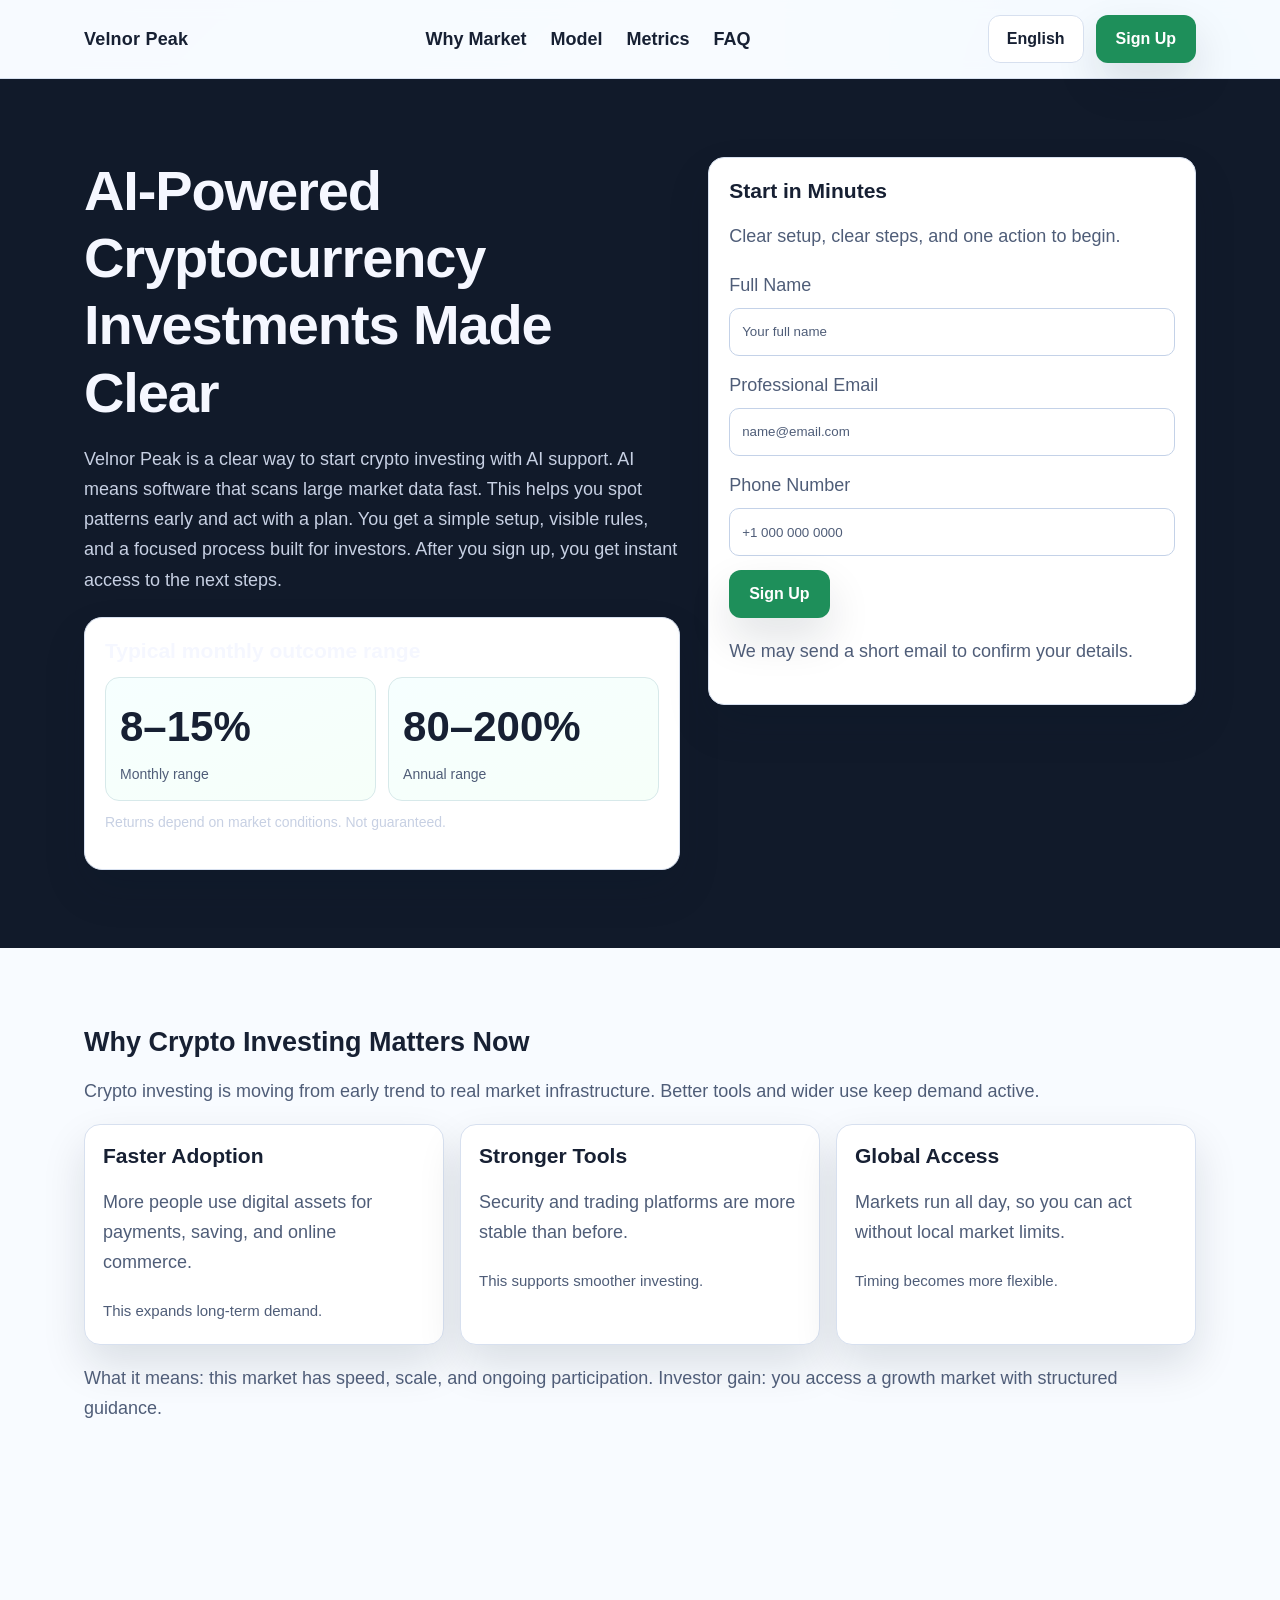
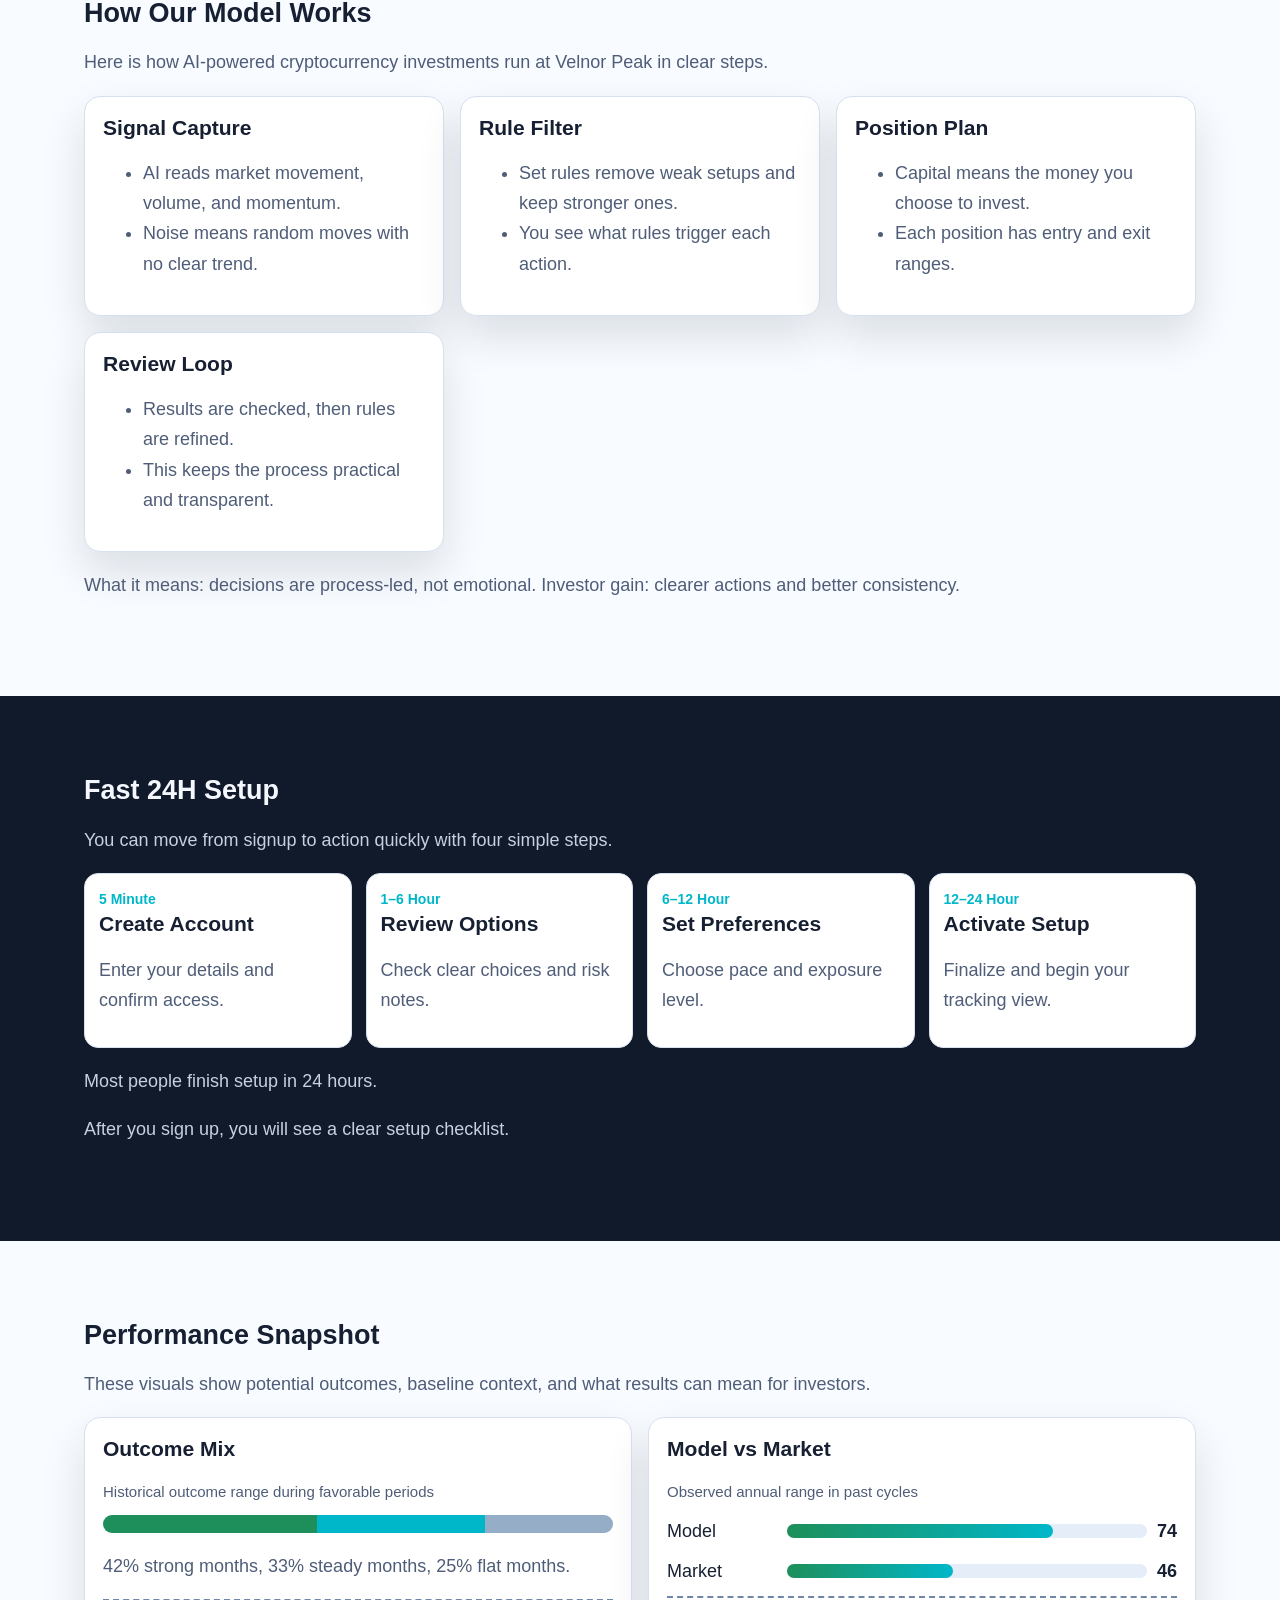
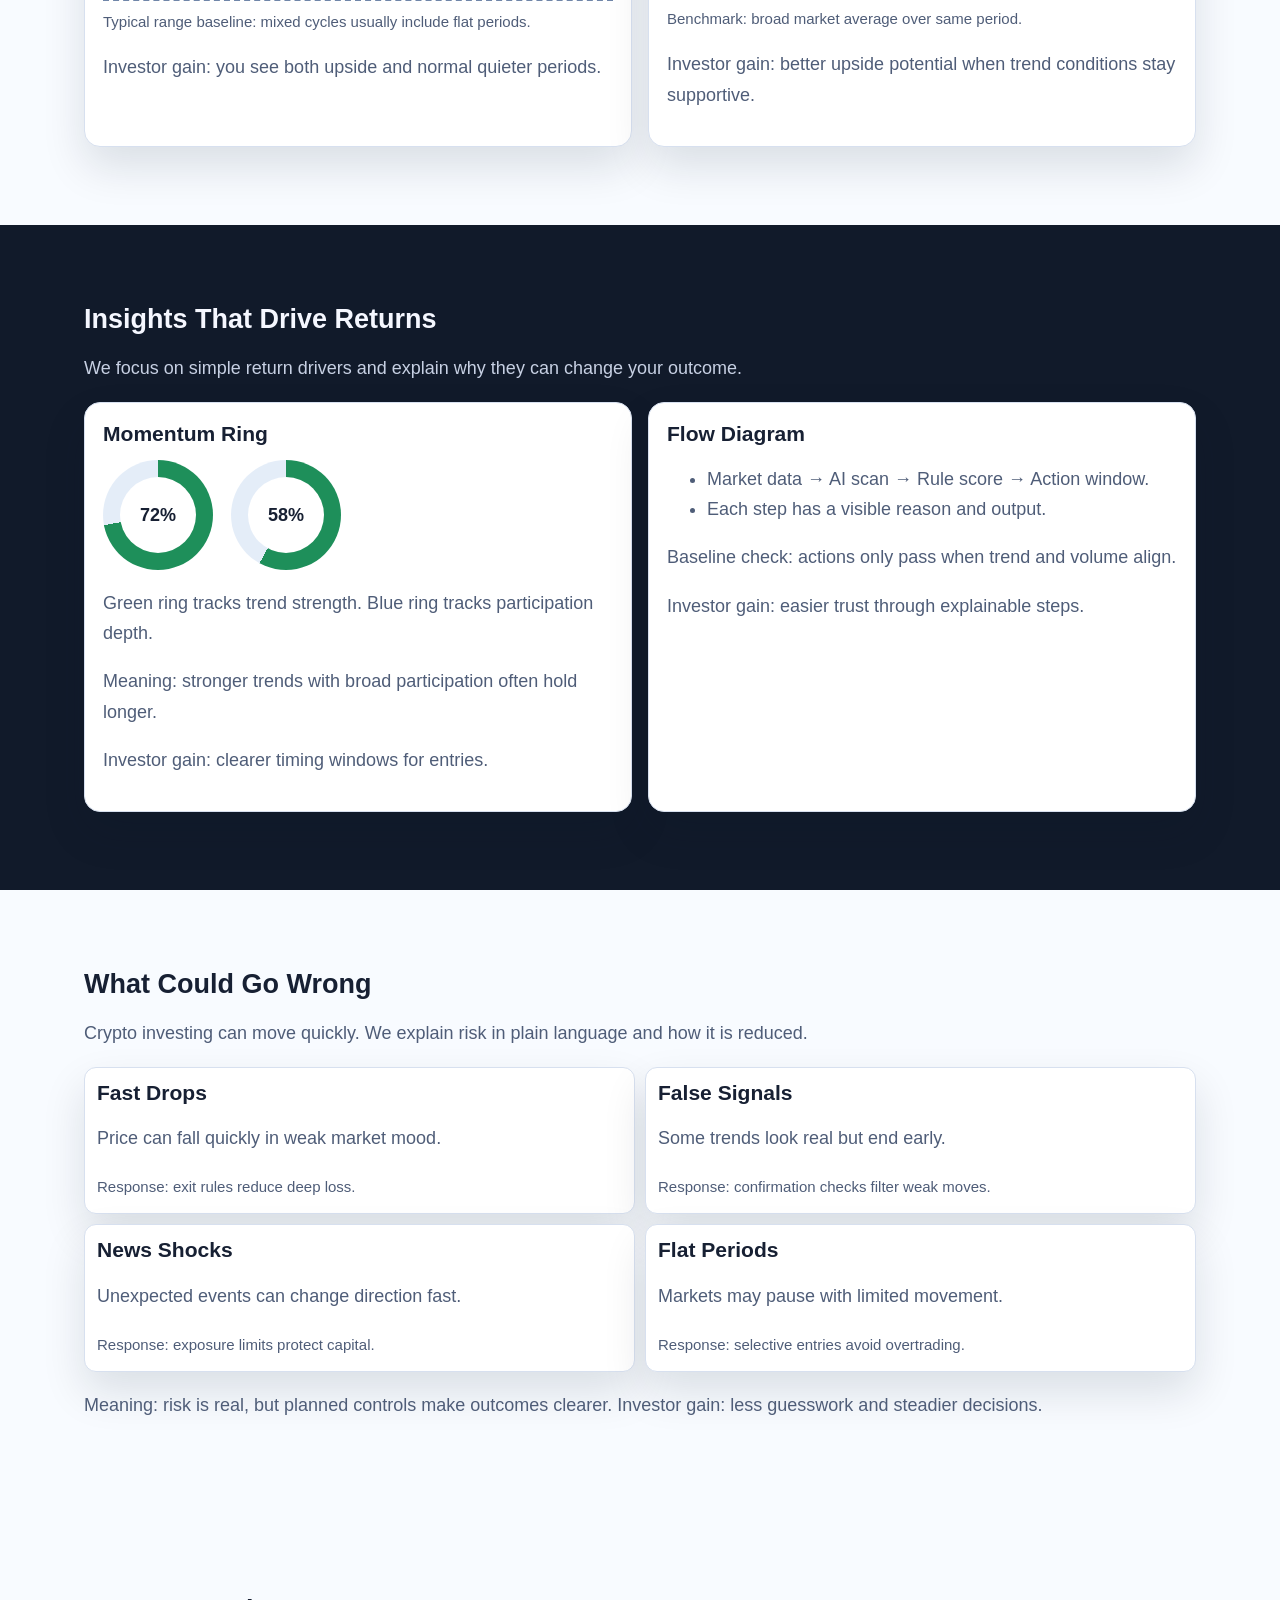
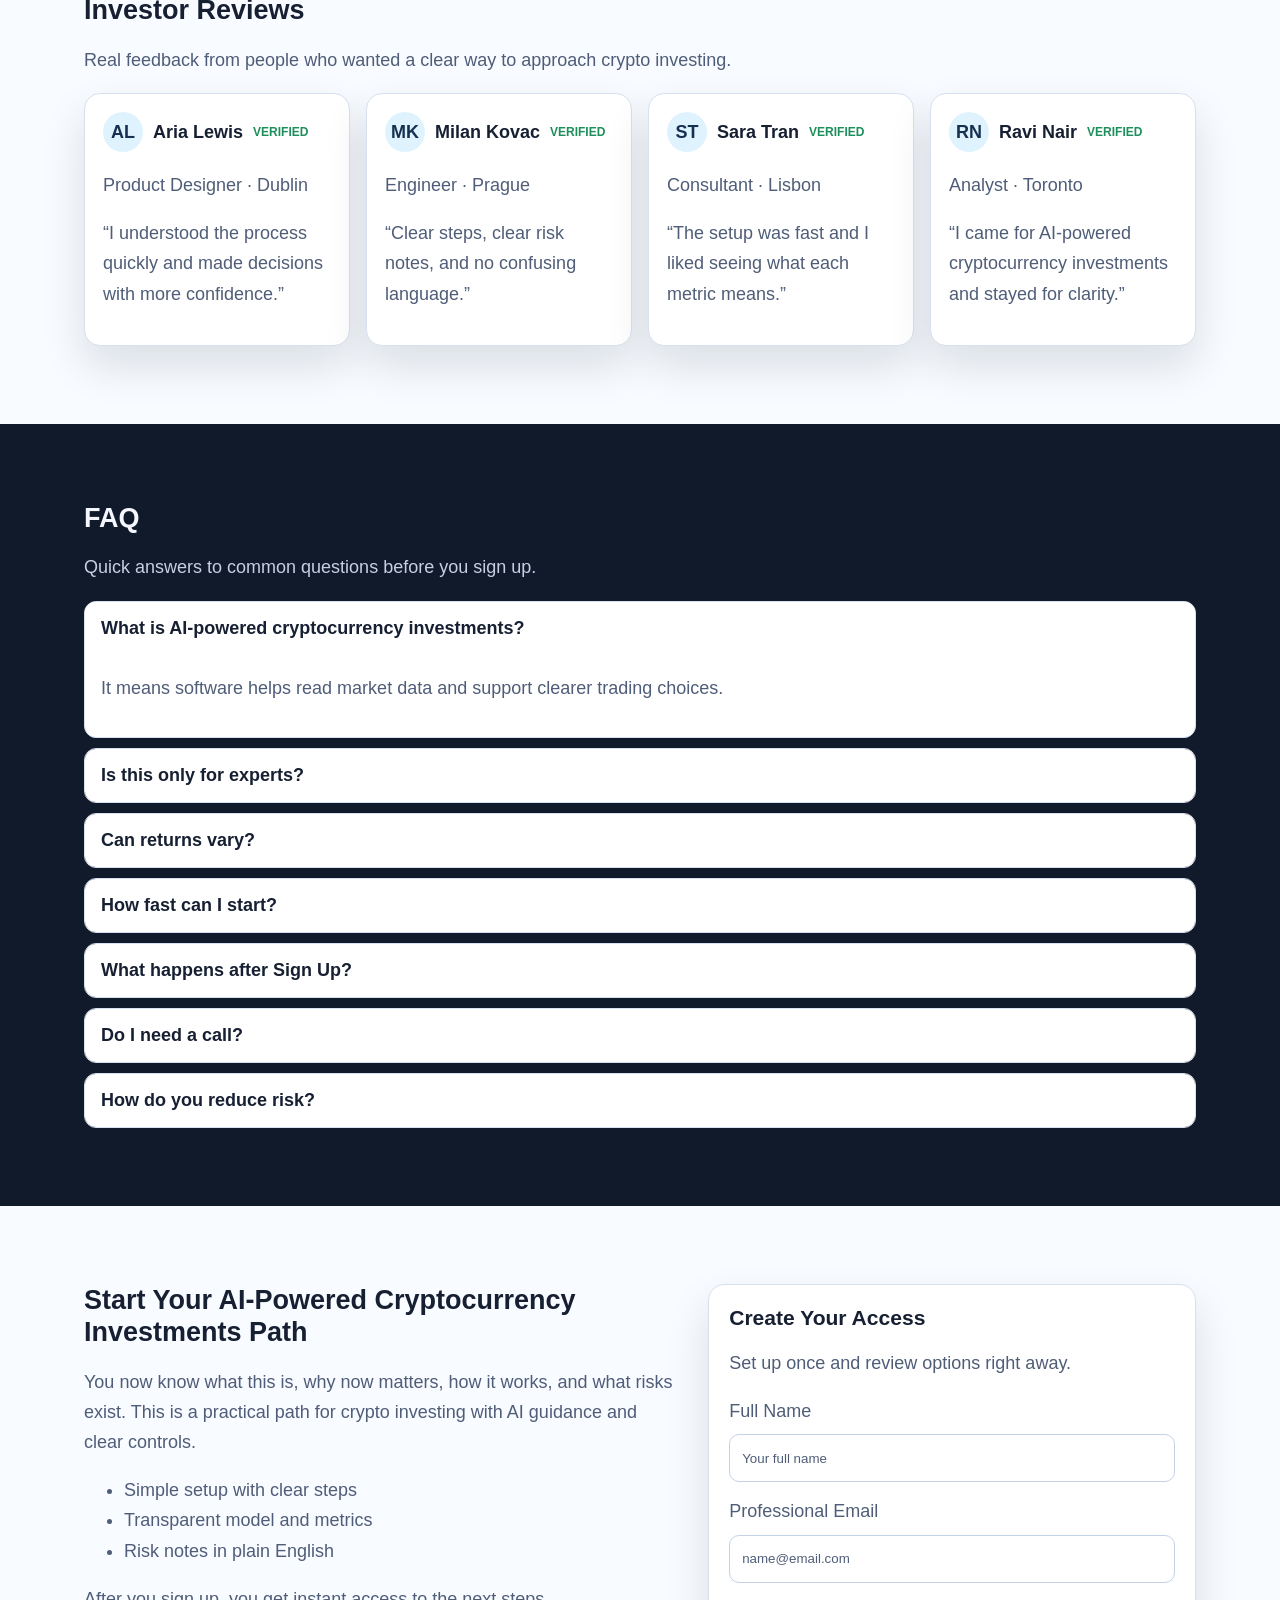
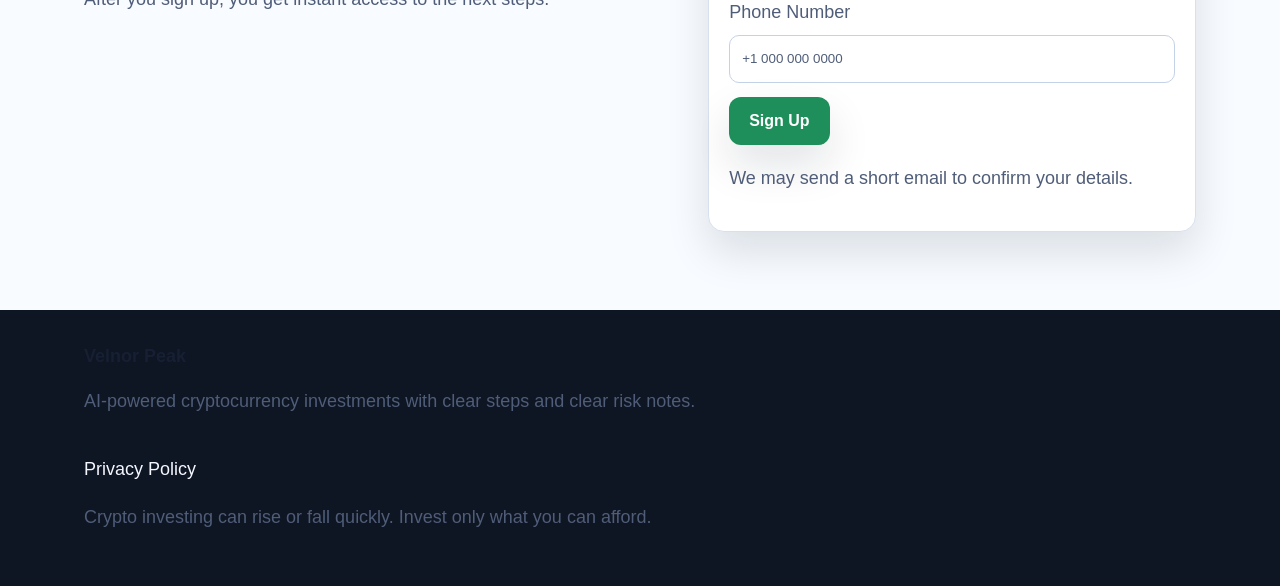
<file: index.html>
<!doctype html>
<html lang="en">
<head>
  <meta charset="UTF-8" />
  <meta name="viewport" content="width=device-width, initial-scale=1.0" />
  <title>Velnor Peak | AI-Powered Cryptocurrency Investments - English</title>
  <meta name="description" content="English route in English. Learn a clear AI-powered crypto investing process and sign up in minutes." />
  <link rel="canonical" href="https://velnorpeak.com/index.html" />
  <link rel="alternate" hreflang="en" href="https://velnorpeak.com/index.html" />
  <link rel="alternate" hreflang="de" href="https://velnorpeak.com/de/index.html" />
  <link rel="alternate" hreflang="fr" href="https://velnorpeak.com/fr/index.html" />
  <link rel="alternate" hreflang="es" href="https://velnorpeak.com/es/index.html" />
  <link rel="alternate" hreflang="it" href="https://velnorpeak.com/it/index.html" />
  <link rel="alternate" hreflang="tr" href="https://velnorpeak.com/tr/index.html" />
  <link rel="alternate" hreflang="pt" href="https://velnorpeak.com/pt/index.html" />
  <link rel="alternate" hreflang="ja" href="https://velnorpeak.com/jp/index.html" />
  <link rel="alternate" hreflang="sk" href="https://velnorpeak.com/sk/index.html" />
  <link rel="alternate" hreflang="nl-BE" href="https://velnorpeak.com/be/index.html" />
  <link rel="alternate" hreflang="x-default" href="https://velnorpeak.com/index.html" />
  <meta property="og:title" content="Velnor Peak | AI-Powered Cryptocurrency Investments - English" />
  <meta property="og:description" content="English route in English. Learn a clear AI-powered crypto investing process and sign up in minutes." />
  <meta property="og:type" content="website" />
  <meta property="og:url" content="https://velnorpeak.com/index.html" />
  <meta name="twitter:card" content="summary_large_image" />
  <meta name="twitter:title" content="Velnor Peak | AI-Powered Cryptocurrency Investments - English" />
  <meta name="twitter:description" content="English route in English. Learn a clear AI-powered crypto investing process and sign up in minutes." />
  <link rel="stylesheet" href="assets/style.css" />
  <script defer src="assets/app.js"></script>
</head>
<body>
<div class="page-bg" aria-hidden="true"></div>
<header class="site-header">
  <div class="container head-row">
    <div class="brand">Velnor Peak</div>
    <nav class="main-nav" aria-label="Primary">
      <a href="#market">Why Market</a><a href="#model">Model</a><a href="#metrics">Metrics</a><a href="#faq">FAQ</a>
    </nav>
    <div class="right-zone">
      <div class="lang">
        <button class="lang-toggle" aria-label="Current language">English</button>
        <div class="lang-menu" role="menu">
<a href="index.html"><span class="flag"><svg viewBox="0 0 30 20" width="16" height="12"><rect width="30" height="20" fill="#012169"/><path d="M0 0l30 20M30 0L0 20" stroke="#fff" stroke-width="4"/><path d="M0 0l30 20M30 0L0 20" stroke="#c8102e" stroke-width="2"/><path d="M15 0v20M0 10h30" stroke="#fff" stroke-width="6"/><path d="M15 0v20M0 10h30" stroke="#c8102e" stroke-width="3"/></svg></span>English</a>
<a href="de/index.html"><span class="flag"><svg viewBox="0 0 3 2" width="16" height="12"><rect width="3" height="2" fill="#ffce00"/><rect width="3" height="1.33" fill="#dd0000"/><rect width="3" height="0.66" fill="#000"/></svg></span>Deutsch</a>
<a href="fr/index.html"><span class="flag"><svg viewBox="0 0 3 2" width="16" height="12"><rect width="1" height="2" fill="#0055a4"/><rect x="1" width="1" height="2" fill="#fff"/><rect x="2" width="1" height="2" fill="#ef4135"/></svg></span>Français</a>
<a href="es/index.html"><span class="flag"><svg viewBox="0 0 3 2" width="16" height="12"><rect width="3" height="2" fill="#aa151b"/><rect y="0.5" width="3" height="1" fill="#f1bf00"/></svg></span>Español</a>
<a href="it/index.html"><span class="flag"><svg viewBox="0 0 3 2" width="16" height="12"><rect width="1" height="2" fill="#009246"/><rect x="1" width="1" height="2" fill="#fff"/><rect x="2" width="1" height="2" fill="#ce2b37"/></svg></span>Italiano</a>
<a href="tr/index.html"><span class="flag"><svg viewBox="0 0 30 20" width="16" height="12"><rect width="30" height="20" fill="#e30a17"/><circle cx="12" cy="10" r="5" fill="#fff"/><circle cx="13.5" cy="10" r="4" fill="#e30a17"/></svg></span>Türkçe</a>
<a href="pt/index.html"><span class="flag"><svg viewBox="0 0 30 20" width="16" height="12"><rect width="12" height="20" fill="#006600"/><rect x="12" width="18" height="20" fill="#ff0000"/></svg></span>Português</a>
<a href="jp/index.html"><span class="flag"><svg viewBox="0 0 3 2" width="16" height="12"><rect width="3" height="2" fill="#fff"/><circle cx="1.5" cy="1" r="0.55" fill="#bc002d"/></svg></span>日本語</a>
<a href="sk/index.html"><span class="flag"><svg viewBox="0 0 30 20" width="16" height="12"><rect width="30" height="20" fill="#ee1c25"/><rect width="30" height="13.3" fill="#0b4ea2"/><rect width="30" height="6.6" fill="#fff"/></svg></span>Slovak</a>
<a href="be/index.html"><span class="flag"><svg viewBox="0 0 3 2" width="16" height="12"><rect width="1" height="2" fill="#000"/><rect x="1" width="1" height="2" fill="#ffd90c"/><rect x="2" width="1" height="2" fill="#ef3340"/></svg></span>Nederlands (BE)</a>
</div>
      </div>
      <a class="btn btn-primary" href="#signup">Sign Up</a>
      <button class="burger" aria-label="Open menu">☰</button>
    </div>
  </div>
</header>

<div class="drawer" aria-hidden="true">
  <div class="drawer-backdrop"></div>
  <div class="drawer-panel">
    <div class="drawer-top"><strong>Menu</strong><button class="drawer-close" aria-label="Close menu">✕</button></div>
    <nav class="drawer-nav" aria-label="Mobile">
      <a href="#market">Why Market</a><a href="#model">Model</a><a href="#process">Process</a><a href="#faq">FAQ</a>
    </nav>
    <div class="lang" style="margin:10px 0 14px">
      <button class="lang-toggle" aria-label="Current language">English</button>
      <div class="lang-menu">
<a href="index.html"><span class="flag"><svg viewBox="0 0 30 20" width="16" height="12"><rect width="30" height="20" fill="#012169"/><path d="M0 0l30 20M30 0L0 20" stroke="#fff" stroke-width="4"/><path d="M0 0l30 20M30 0L0 20" stroke="#c8102e" stroke-width="2"/><path d="M15 0v20M0 10h30" stroke="#fff" stroke-width="6"/><path d="M15 0v20M0 10h30" stroke="#c8102e" stroke-width="3"/></svg></span>English</a>
<a href="de/index.html"><span class="flag"><svg viewBox="0 0 3 2" width="16" height="12"><rect width="3" height="2" fill="#ffce00"/><rect width="3" height="1.33" fill="#dd0000"/><rect width="3" height="0.66" fill="#000"/></svg></span>Deutsch</a>
<a href="fr/index.html"><span class="flag"><svg viewBox="0 0 3 2" width="16" height="12"><rect width="1" height="2" fill="#0055a4"/><rect x="1" width="1" height="2" fill="#fff"/><rect x="2" width="1" height="2" fill="#ef4135"/></svg></span>Français</a>
<a href="es/index.html"><span class="flag"><svg viewBox="0 0 3 2" width="16" height="12"><rect width="3" height="2" fill="#aa151b"/><rect y="0.5" width="3" height="1" fill="#f1bf00"/></svg></span>Español</a>
<a href="it/index.html"><span class="flag"><svg viewBox="0 0 3 2" width="16" height="12"><rect width="1" height="2" fill="#009246"/><rect x="1" width="1" height="2" fill="#fff"/><rect x="2" width="1" height="2" fill="#ce2b37"/></svg></span>Italiano</a>
<a href="tr/index.html"><span class="flag"><svg viewBox="0 0 30 20" width="16" height="12"><rect width="30" height="20" fill="#e30a17"/><circle cx="12" cy="10" r="5" fill="#fff"/><circle cx="13.5" cy="10" r="4" fill="#e30a17"/></svg></span>Türkçe</a>
<a href="pt/index.html"><span class="flag"><svg viewBox="0 0 30 20" width="16" height="12"><rect width="12" height="20" fill="#006600"/><rect x="12" width="18" height="20" fill="#ff0000"/></svg></span>Português</a>
<a href="jp/index.html"><span class="flag"><svg viewBox="0 0 3 2" width="16" height="12"><rect width="3" height="2" fill="#fff"/><circle cx="1.5" cy="1" r="0.55" fill="#bc002d"/></svg></span>日本語</a>
<a href="sk/index.html"><span class="flag"><svg viewBox="0 0 30 20" width="16" height="12"><rect width="30" height="20" fill="#ee1c25"/><rect width="30" height="13.3" fill="#0b4ea2"/><rect width="30" height="6.6" fill="#fff"/></svg></span>Slovak</a>
<a href="be/index.html"><span class="flag"><svg viewBox="0 0 3 2" width="16" height="12"><rect width="1" height="2" fill="#000"/><rect x="1" width="1" height="2" fill="#ffd90c"/><rect x="2" width="1" height="2" fill="#ef3340"/></svg></span>Nederlands (BE)</a>
</div>
    </div>
    <a class="btn btn-primary" href="#signup">Sign Up</a>
  </div>
</div>

<main>
<section class="section dark hero">
  <div class="container hero-grid">
    <div data-reveal>
      <h1>AI-Powered Cryptocurrency Investments Made Clear</h1>
      <p class="hero-intro">Velnor Peak is a clear way to start crypto investing with AI support. AI means software that scans large market data fast. This helps you spot patterns early and act with a plan. You get a simple setup, visible rules, and a focused process built for investors. After you sign up, you get instant access to the next steps.</p>
      <div class="performance">
        <h3>Typical monthly outcome range</h3>
        <div class="perf-grid">
          <div class="perf-card"><div class="perf-num">8–15%</div><div class="perf-label">Monthly range</div></div>
          <div class="perf-card"><div class="perf-num">80–200%</div><div class="perf-label">Annual range</div></div>
        </div>
        <p class="perf-note">Returns depend on market conditions. Not guaranteed.</p>
      </div>
    </div>
    <form class="form-card" id="signup" data-reveal>
      <h3 class="form-title">Start in Minutes</h3>
      <p class="form-sub">Clear setup, clear steps, and one action to begin.</p>
      <label for="n1">Full Name</label><input id="n1" name="name" placeholder="Your full name" required />
      <label for="e1">Professional Email</label><input id="e1" name="email" type="email" placeholder="name@email.com" required />
      <label for="p1">Phone Number</label><input id="p1" name="phone" placeholder="+1 000 000 0000" required />
      <button class="btn btn-primary" type="submit">Sign Up</button>
      <p class="muted">We may send a short email to confirm your details.</p>
    </form>
  </div>
</section>

<section class="section light" id="market"><div class="container" data-reveal>
  <h2>Why Crypto Investing Matters Now</h2>
  <p>Crypto investing is moving from early trend to real market infrastructure. Better tools and wider use keep demand active.</p>
  <div class="grid-3">
    <article class="card"><h3>Faster Adoption</h3><p>More people use digital assets for payments, saving, and online commerce.</p><small class="muted">This expands long-term demand.</small></article>
    <article class="card"><h3>Stronger Tools</h3><p>Security and trading platforms are more stable than before.</p><small class="muted">This supports smoother investing.</small></article>
    <article class="card"><h3>Global Access</h3><p>Markets run all day, so you can act without local market limits.</p><small class="muted">Timing becomes more flexible.</small></article>
  </div>
  <p>What it means: this market has speed, scale, and ongoing participation. Investor gain: you access a growth market with structured guidance.</p>
</div></section>

<section class="section light" id="model"><div class="container" data-reveal>
  <h2>How Our Model Works</h2>
  <p>Here is how AI-powered cryptocurrency investments run at Velnor Peak in clear steps.</p>
  <div class="grid-2">
    <article class="card"><h3>Signal Capture</h3><ul><li>AI reads market movement, volume, and momentum.</li><li>Noise means random moves with no clear trend.</li></ul></article>
    <article class="card"><h3>Rule Filter</h3><ul><li>Set rules remove weak setups and keep stronger ones.</li><li>You see what rules trigger each action.</li></ul></article>
    <article class="card"><h3>Position Plan</h3><ul><li>Capital means the money you choose to invest.</li><li>Each position has entry and exit ranges.</li></ul></article>
    <article class="card"><h3>Review Loop</h3><ul><li>Results are checked, then rules are refined.</li><li>This keeps the process practical and transparent.</li></ul></article>
  </div>
  <p>What it means: decisions are process-led, not emotional. Investor gain: clearer actions and better consistency.</p>
</div></section>

<section class="section dark" id="process"><div class="container" data-reveal>
  <h2>Fast 24H Setup</h2>
  <p>You can move from signup to action quickly with four simple steps.</p>
  <div class="process">
    <article class="process-card"><div class="time">5 Minute</div><h3>Create Account</h3><p>Enter your details and confirm access.</p></article>
    <article class="process-card"><div class="time">1–6 Hour</div><h3>Review Options</h3><p>Check clear choices and risk notes.</p></article>
    <article class="process-card"><div class="time">6–12 Hour</div><h3>Set Preferences</h3><p>Choose pace and exposure level.</p></article>
    <article class="process-card"><div class="time">12–24 Hour</div><h3>Activate Setup</h3><p>Finalize and begin your tracking view.</p></article>
  </div>
  <p>Most people finish setup in 24 hours.</p>
  <p>After you sign up, you will see a clear setup checklist.</p>
</div></section>

<section class="section light" id="metrics"><div class="container" data-reveal>
  <h2>Performance Snapshot</h2>
  <p>These visuals show potential outcomes, baseline context, and what results can mean for investors.</p>
  <div class="grid-2">
    <article class="card chart-stack"><h3>Outcome Mix</h3><small class="muted">Historical outcome range during favorable periods</small>
      <div class="seg"><span class="s1" style="width:42%"></span><span class="s2" style="width:33%"></span><span class="s3" style="width:25%"></span></div>
      <p>42% strong months, 33% steady months, 25% flat months.</p>
      <p class="benchmark">Typical range baseline: mixed cycles usually include flat periods.</p>
      <p>Investor gain: you see both upside and normal quieter periods.</p>
    </article>
    <article class="card comp-bars"><h3>Model vs Market</h3><small class="muted">Observed annual range in past cycles</small>
      <div class="row"><span>Model</span><div class="bar"><div class="fill" style="width:74%"></div></div><strong>74</strong></div>
      <div class="row"><span>Market</span><div class="bar"><div class="fill" style="width:46%"></div></div><strong>46</strong></div>
      <p class="benchmark">Benchmark: broad market average over same period.</p>
      <p>Investor gain: better upside potential when trend conditions stay supportive.</p>
    </article>
  </div>
</div></section>

<section class="section dark" id="insights"><div class="container" data-reveal>
  <h2>Insights That Drive Returns</h2>
  <p>We focus on simple return drivers and explain why they can change your outcome.</p>
  <div class="grid-2">
    <article class="card"><h3>Momentum Ring</h3><div class="rings"><div class="ring" style="--v:72%"><span>72%</span></div><div class="ring" style="--v:58%"><span>58%</span></div></div><p>Green ring tracks trend strength. Blue ring tracks participation depth.</p><p>Meaning: stronger trends with broad participation often hold longer.</p><p>Investor gain: clearer timing windows for entries.</p></article>
    <article class="card"><h3>Flow Diagram</h3><ul><li>Market data → AI scan → Rule score → Action window.</li><li>Each step has a visible reason and output.</li></ul><p>Baseline check: actions only pass when trend and volume align.</p><p>Investor gain: easier trust through explainable steps.</p></article>
  </div>
</div></section>

<section class="section light" id="risk"><div class="container" data-reveal>
  <h2>What Could Go Wrong</h2>
  <p>Crypto investing can move quickly. We explain risk in plain language and how it is reduced.</p>
  <div class="risk-matrix">
    <div class="card"><h3>Fast Drops</h3><p>Price can fall quickly in weak market mood.</p><small class="muted">Response: exit rules reduce deep loss.</small></div>
    <div class="card"><h3>False Signals</h3><p>Some trends look real but end early.</p><small class="muted">Response: confirmation checks filter weak moves.</small></div>
    <div class="card"><h3>News Shocks</h3><p>Unexpected events can change direction fast.</p><small class="muted">Response: exposure limits protect capital.</small></div>
    <div class="card"><h3>Flat Periods</h3><p>Markets may pause with limited movement.</p><small class="muted">Response: selective entries avoid overtrading.</small></div>
  </div>
  <p>Meaning: risk is real, but planned controls make outcomes clearer. Investor gain: less guesswork and steadier decisions.</p>
</div></section>

<section class="section light" id="reviews"><div class="container" data-reveal>
  <h2>Investor Reviews</h2><p>Real feedback from people who wanted a clear way to approach crypto investing.</p>
  <div class="reviews">
    <article class="card review-card"><div class="avatar-row"><span class="avatar">AL</span><strong>Aria Lewis</strong><span class="verified">VERIFIED</span></div><p>Product Designer · Dublin</p><p>“I understood the process quickly and made decisions with more confidence.”</p></article>
    <article class="card review-card"><div class="avatar-row"><span class="avatar">MK</span><strong>Milan Kovac</strong><span class="verified">VERIFIED</span></div><p>Engineer · Prague</p><p>“Clear steps, clear risk notes, and no confusing language.”</p></article>
    <article class="card review-card"><div class="avatar-row"><span class="avatar">ST</span><strong>Sara Tran</strong><span class="verified">VERIFIED</span></div><p>Consultant · Lisbon</p><p>“The setup was fast and I liked seeing what each metric means.”</p></article>
    <article class="card review-card"><div class="avatar-row"><span class="avatar">RN</span><strong>Ravi Nair</strong><span class="verified">VERIFIED</span></div><p>Analyst · Toronto</p><p>“I came for AI-powered cryptocurrency investments and stayed for clarity.”</p></article>
  </div>
</div></section>

<section class="section dark" id="faq"><div class="container" data-reveal>
  <h2>FAQ</h2><p>Quick answers to common questions before you sign up.</p>
  <div class="faq-list">
    <article class="faq-item open"><button class="faq-q">What is AI-powered cryptocurrency investments?</button><div class="faq-a"><p>It means software helps read market data and support clearer trading choices.</p></div></article>
    <article class="faq-item"><button class="faq-q">Is this only for experts?</button><div class="faq-a"><p>No. It is built for investors who want a clear process.</p></div></article>
    <article class="faq-item"><button class="faq-q">Can returns vary?</button><div class="faq-a"><p>Yes. Returns move with market conditions and are never guaranteed.</p></div></article>
    <article class="faq-item"><button class="faq-q">How fast can I start?</button><div class="faq-a"><p>Most people complete setup in 24 hours.</p></div></article>
    <article class="faq-item"><button class="faq-q">What happens after Sign Up?</button><div class="faq-a"><p>After you sign up, you can review the options and choose what to do next.</p></div></article>
    <article class="faq-item"><button class="faq-q">Do I need a call?</button><div class="faq-a"><p>No calls are required. The process is self-serve and clear.</p></div></article>
    <article class="faq-item"><button class="faq-q">How do you reduce risk?</button><div class="faq-a"><p>We use entry rules, exit ranges, and exposure limits.</p></div></article>
  </div>
</div></section>

<section class="section light" id="final"><div class="container hero-grid" data-reveal>
  <div>
    <h2>Start Your AI-Powered Cryptocurrency Investments Path</h2>
    <p>You now know what this is, why now matters, how it works, and what risks exist. This is a practical path for crypto investing with AI guidance and clear controls.</p>
    <ul>
      <li>Simple setup with clear steps</li>
      <li>Transparent model and metrics</li>
      <li>Risk notes in plain English</li>
    </ul>
    <p>After you sign up, you get instant access to the next steps.</p>
  </div>
  <form class="form-card">
    <h3 class="form-title">Create Your Access</h3>
    <p class="form-sub">Set up once and review options right away.</p>
    <label for="n2">Full Name</label><input id="n2" name="name2" placeholder="Your full name" required />
    <label for="e2">Professional Email</label><input id="e2" name="email2" type="email" placeholder="name@email.com" required />
    <label for="p2">Phone Number</label><input id="p2" name="phone2" placeholder="+1 000 000 0000" required />
    <button class="btn btn-primary" type="submit">Sign Up</button>
    <p class="muted">We may send a short email to confirm your details.</p>
  </form>
</div></section>
</main>

<footer>
  <div class="container footer-panel">
    <div><h4>Velnor Peak</h4><p>AI-powered cryptocurrency investments with clear steps and clear risk notes.</p></div>
    <div><a href="#" data-open-privacy style="color:#f5f7ff">Privacy Policy</a><p>Crypto investing can rise or fall quickly. Invest only what you can afford.</p></div>
  </div>
</footer>

<div class="modal" id="privacy-modal" aria-hidden="true">
  <div class="modal-backdrop"></div>
  <div class="modal-dialog">
    <button class="modal-close-x" aria-label="Close privacy">✕</button>
    <h2>Privacy Policy</h2>
    <p>Introduction: We use your data to provide access and support account safety.</p>
    <p>Data collection: We collect name, email, phone, and technical visit data.</p>
    <p>Legal basis: We process data for service delivery and consent-based communication.</p>
    <p>Cookies: Cookies help site performance, login flow, and basic analytics.</p>
    <p>Retention: Data is kept only as long as needed for service and legal duties.</p>
    <p>Third-party sharing: We share limited data with secure providers needed for operations.</p>
    <p>Security: We use access controls and monitored systems to protect your information.</p>
    <p>User rights: You can request access, correction, deletion, or data export.</p>
    <p>International transfers: Data may be processed in other regions with safeguards.</p>
    <p>Industry risk disclosure: Digital asset markets are volatile and outcomes can vary.</p>
    <p>Contact: Reach us by email through the support address on this website.</p>
    <div class="modal-foot"><button class="btn" data-close-modal>Close</button></div>
  </div>
</div>

<script type="application/ld+json">{"@context":"https://schema.org","@type":"Organization","name":"Velnor Peak","url":"https://velnorpeak.com","logo":"https://velnorpeak.com/assets/img/logo.png"}</script>
<script type="application/ld+json">{"@context":"https://schema.org","@type":"WebSite","name":"Velnor Peak","url":"https://velnorpeak.com"}</script>
<script type="application/ld+json">{"@context":"https://schema.org","@type":"FAQPage","mainEntity":[{"@type":"Question","name":"What is AI-powered cryptocurrency investments?","acceptedAnswer":{"@type":"Answer","text":"Software helps read market data and support clearer choices."}},{"@type":"Question","name":"How fast can I start?","acceptedAnswer":{"@type":"Answer","text":"Most people complete setup in 24 hours."}}]}</script>
<script type="application/ld+json">{"@context":"https://schema.org","@type":"Review","author":{"@type":"Person","name":"Aria Lewis"},"reviewBody":"I understood the process quickly and made decisions with more confidence.","reviewRating":{"@type":"Rating","ratingValue":"5","bestRating":"5"},"itemReviewed":{"@type":"Service","name":"Velnor Peak onboarding"}}</script>
</body></html>
</file>
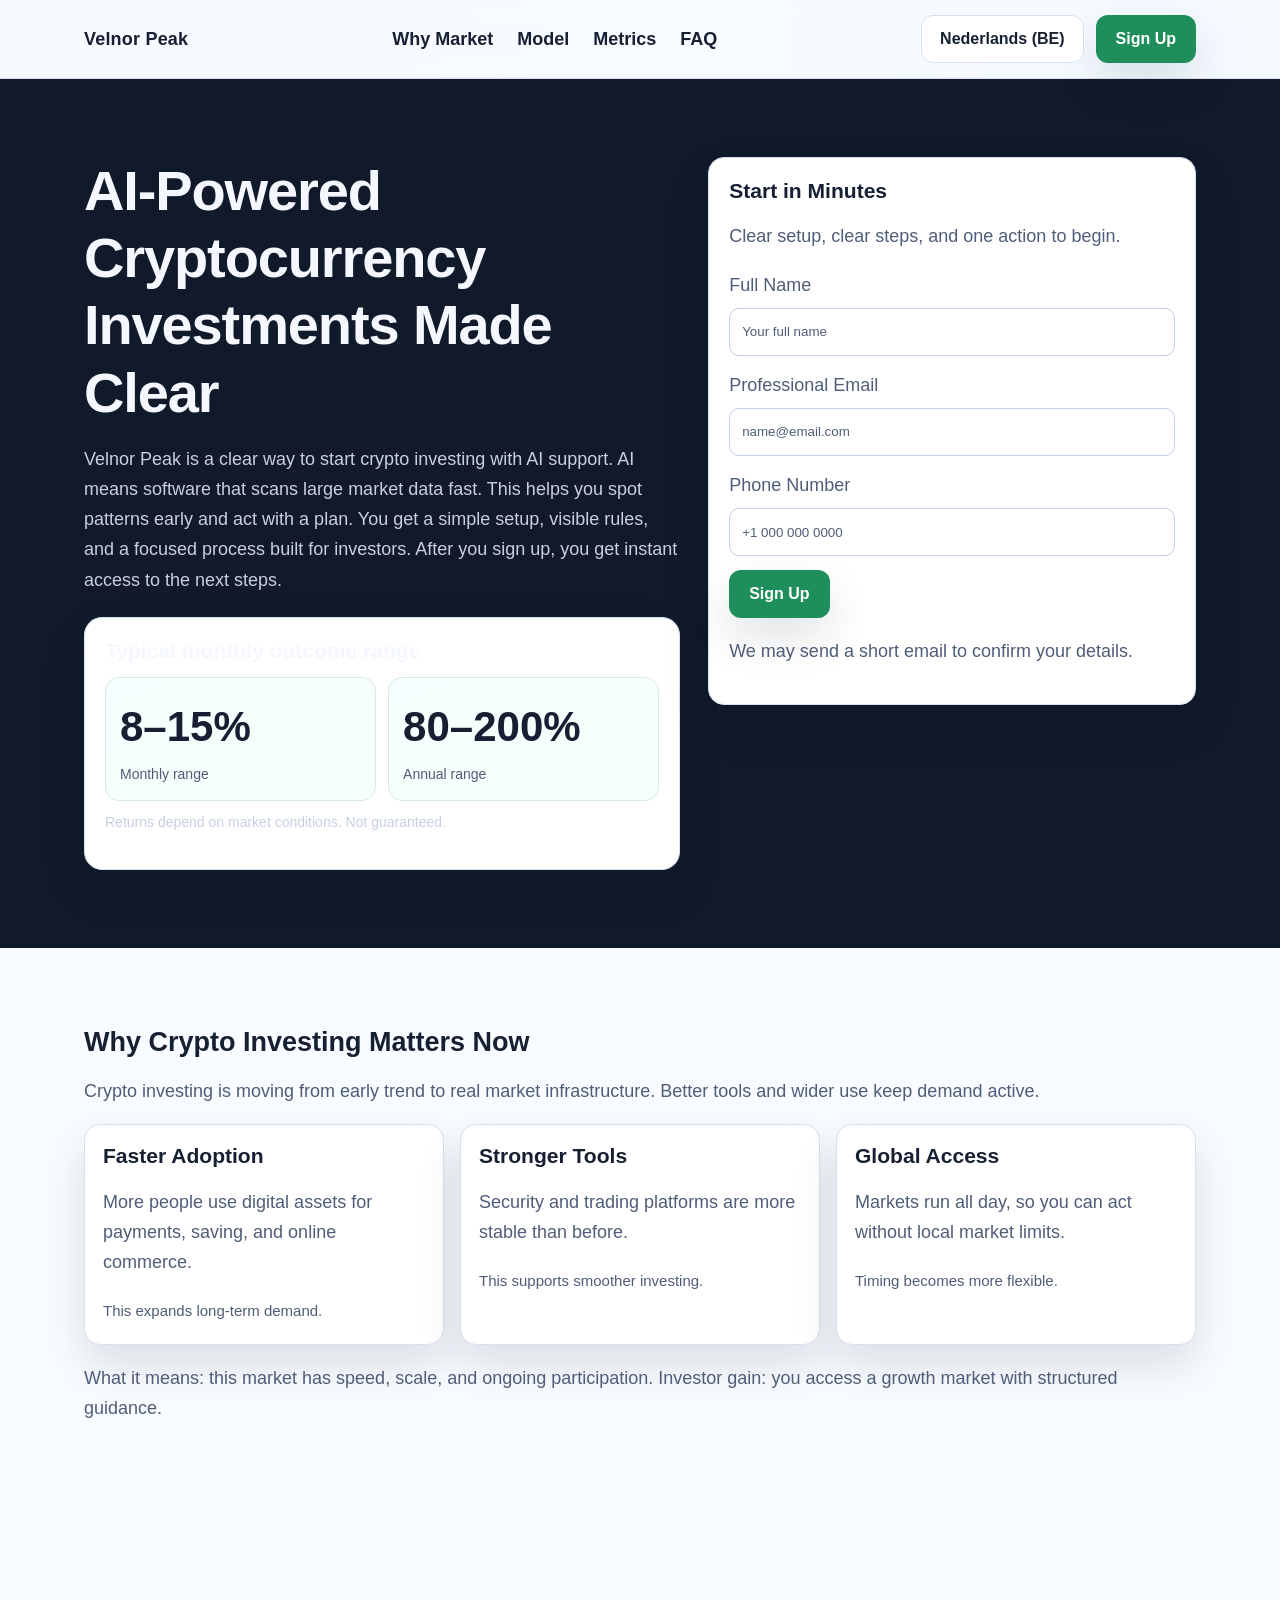
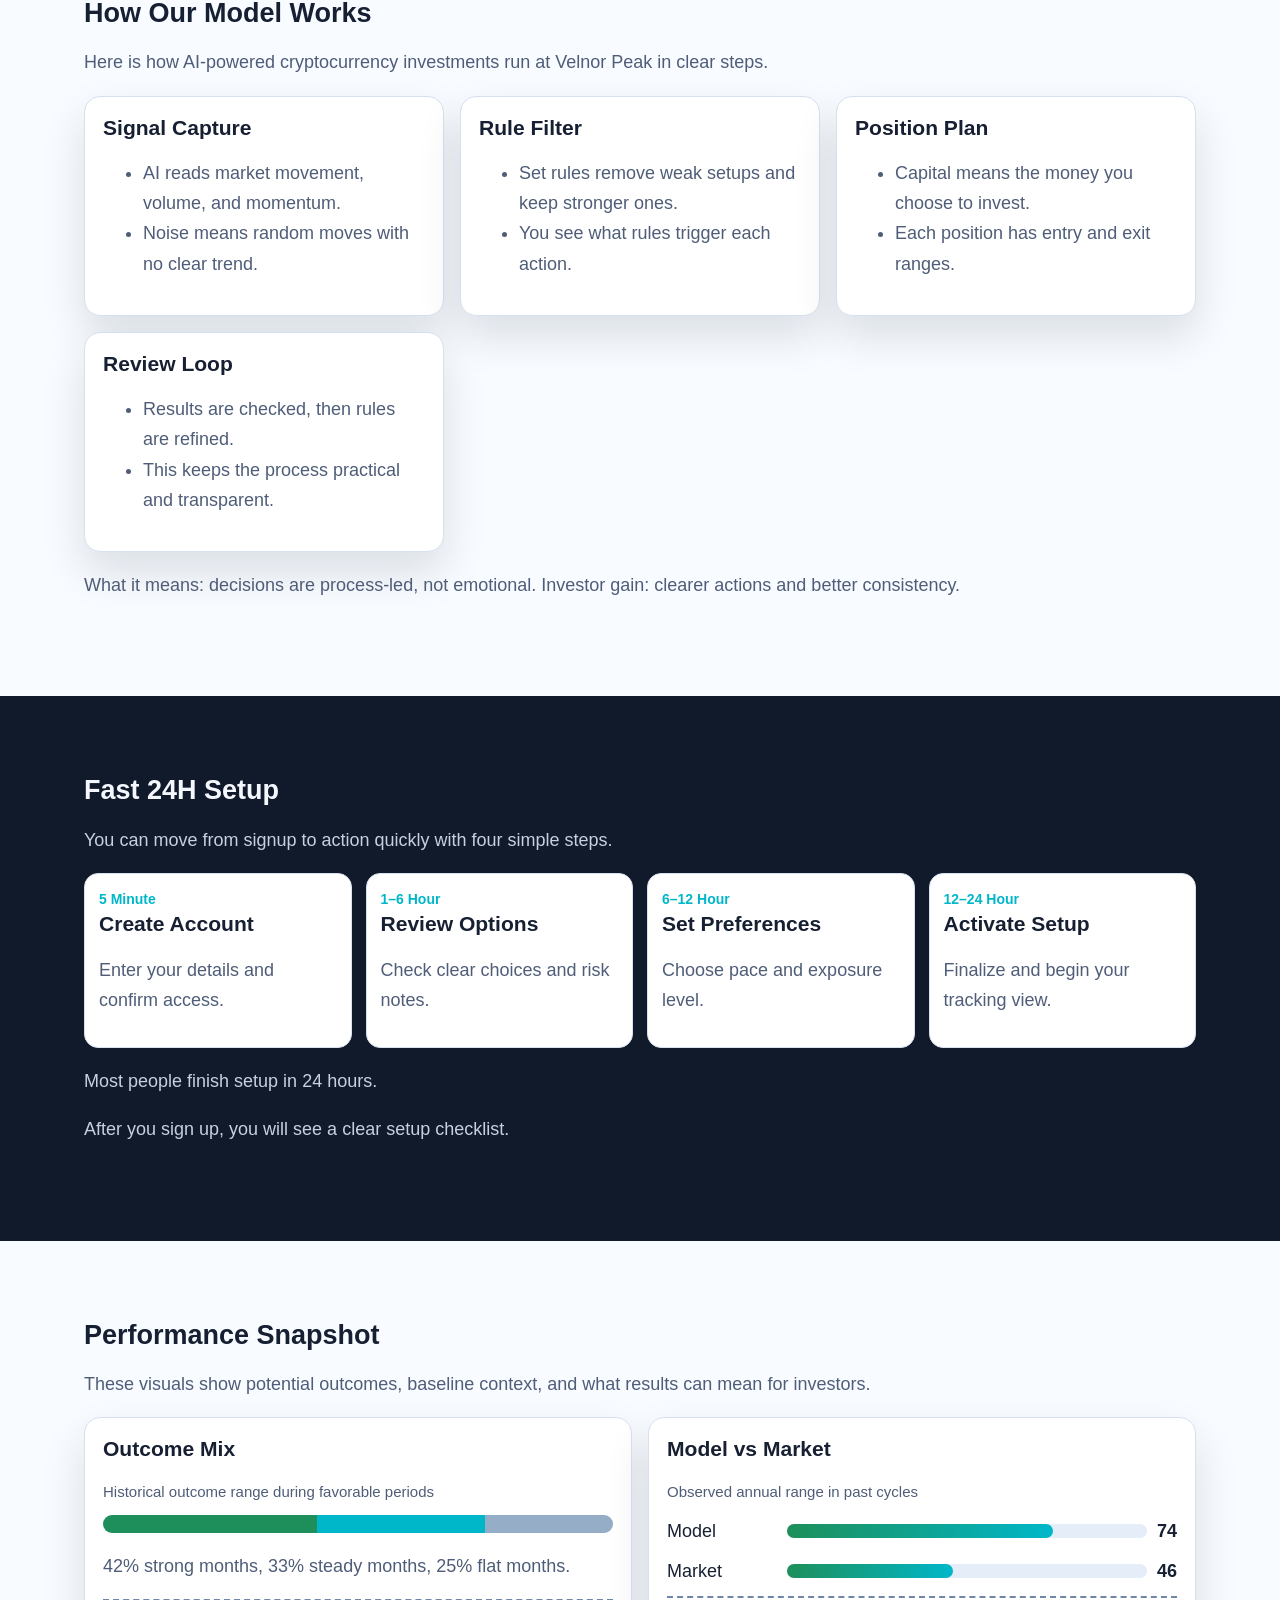
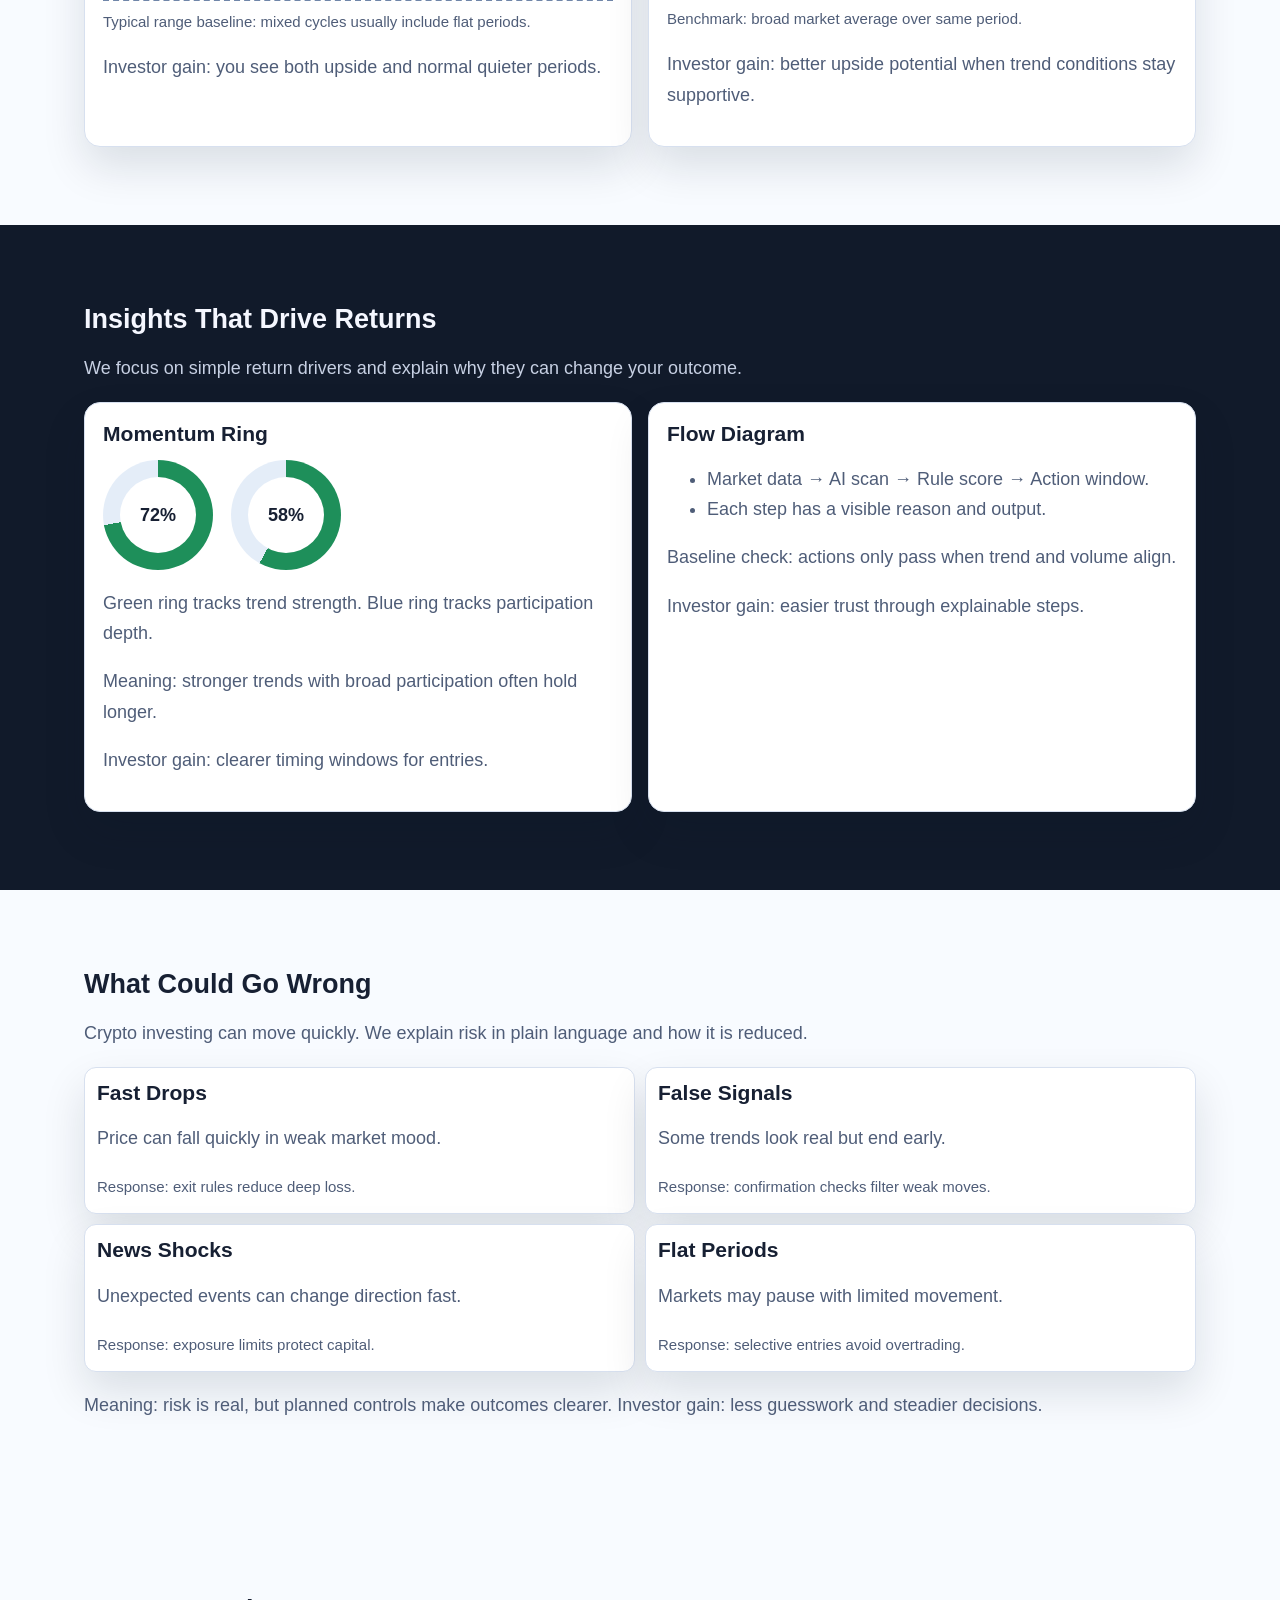
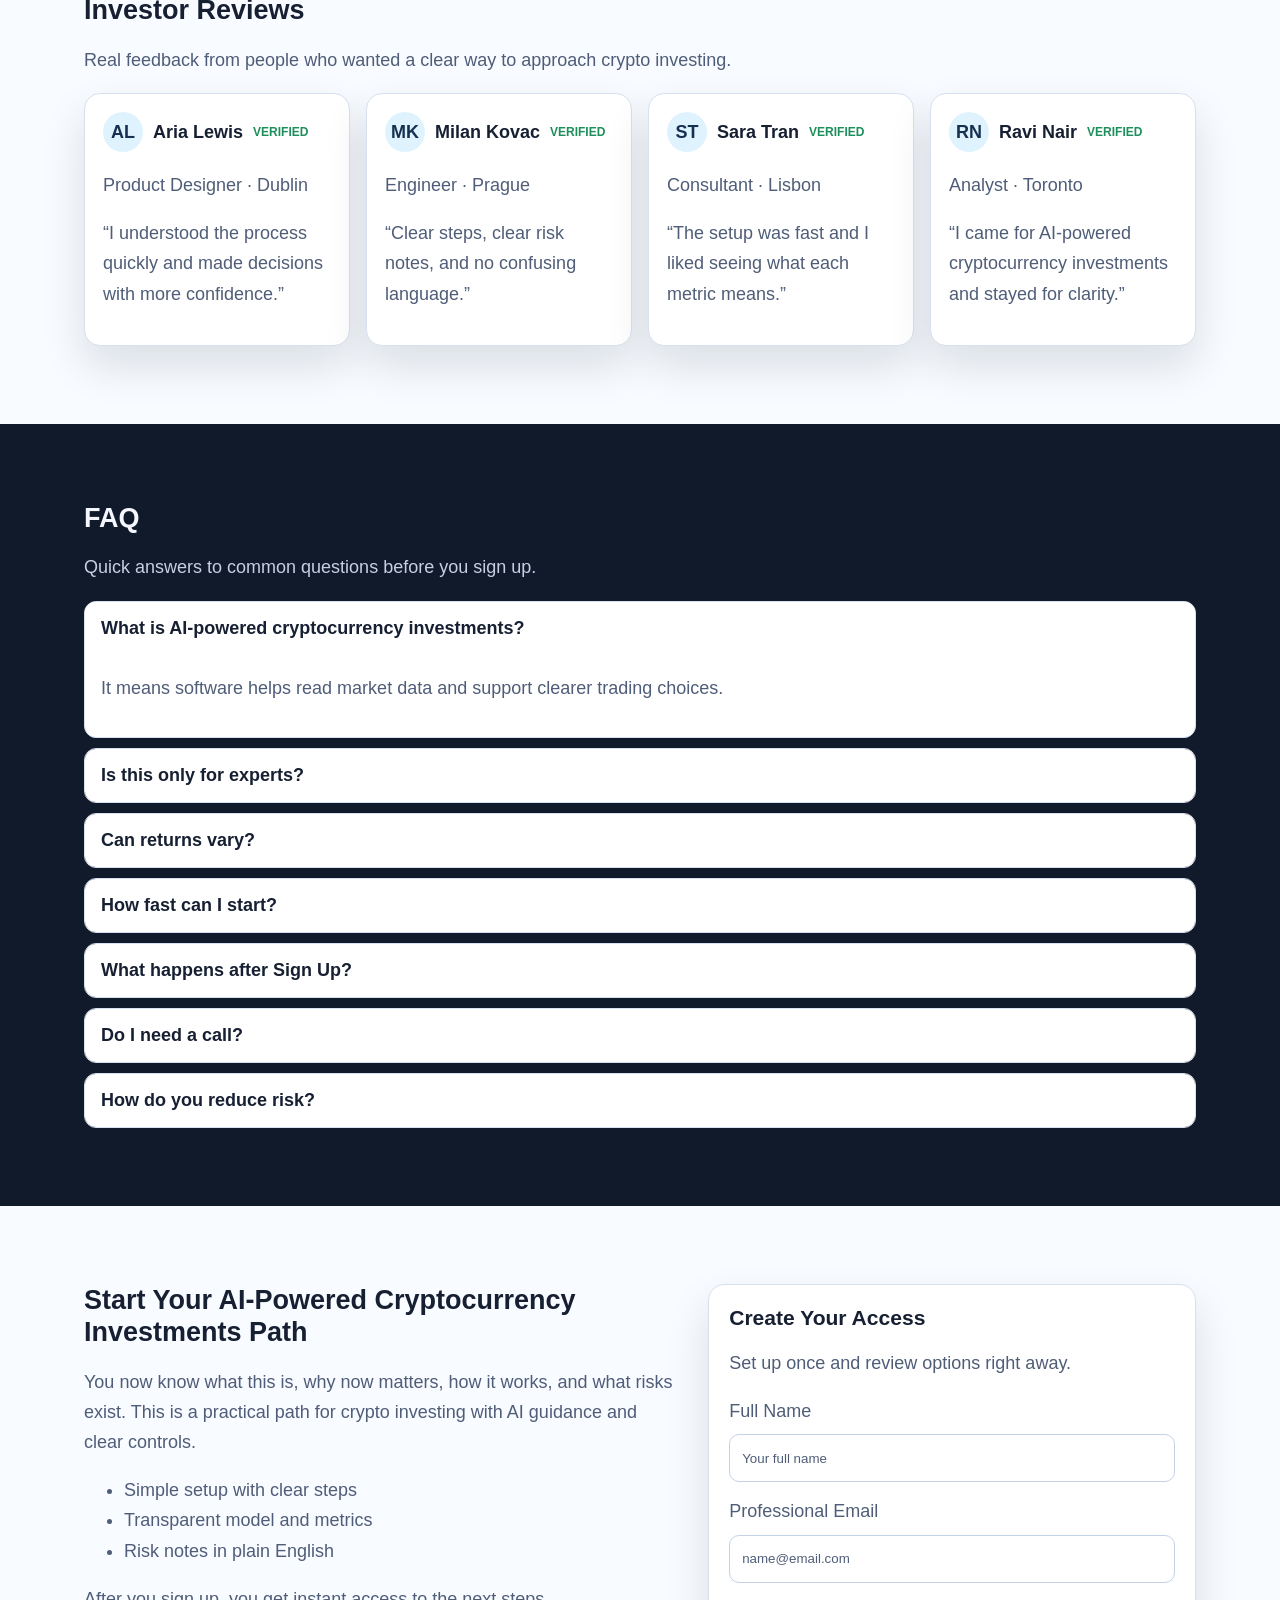
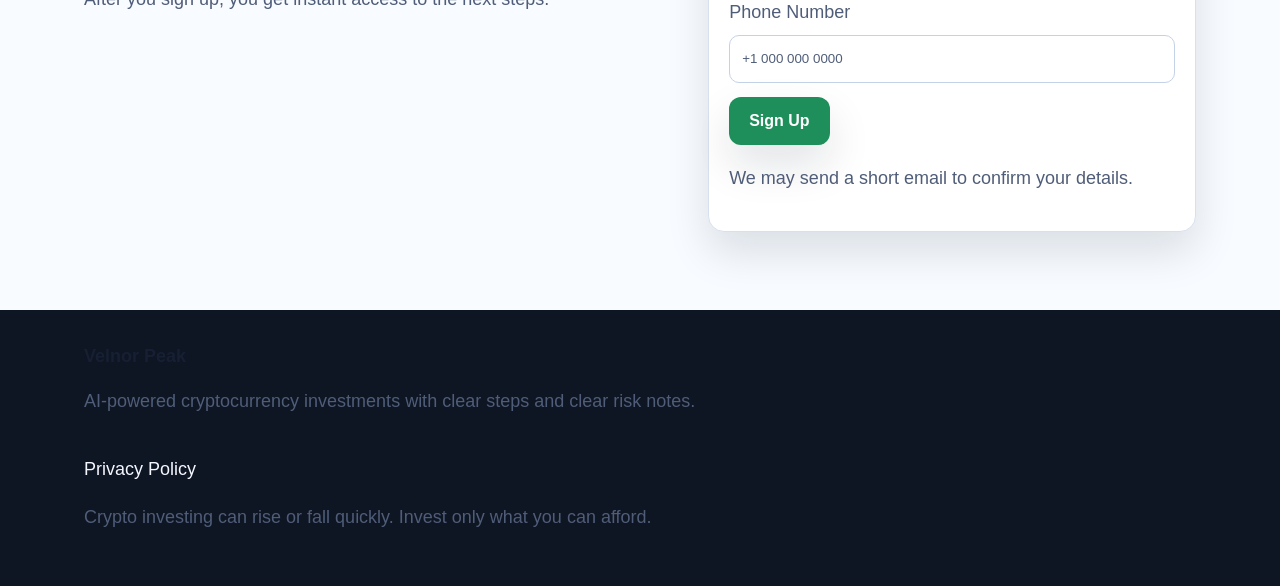
<file: be/index.html>
<!doctype html>
<html lang="en">
<head>
  <meta charset="UTF-8" />
  <meta name="viewport" content="width=device-width, initial-scale=1.0" />
  <title>Velnor Peak | AI-Powered Cryptocurrency Investments - Nederlands (BE)</title>
  <meta name="description" content="Nederlands (BE) route in English. Learn a clear AI-powered crypto investing process and sign up in minutes." />
  <link rel="canonical" href="https://velnorpeak.com/../be/index.html" />
  <link rel="alternate" hreflang="en" href="https://velnorpeak.com/index.html" />
  <link rel="alternate" hreflang="de" href="https://velnorpeak.com/de/index.html" />
  <link rel="alternate" hreflang="fr" href="https://velnorpeak.com/fr/index.html" />
  <link rel="alternate" hreflang="es" href="https://velnorpeak.com/es/index.html" />
  <link rel="alternate" hreflang="it" href="https://velnorpeak.com/it/index.html" />
  <link rel="alternate" hreflang="tr" href="https://velnorpeak.com/tr/index.html" />
  <link rel="alternate" hreflang="pt" href="https://velnorpeak.com/pt/index.html" />
  <link rel="alternate" hreflang="ja" href="https://velnorpeak.com/jp/index.html" />
  <link rel="alternate" hreflang="sk" href="https://velnorpeak.com/sk/index.html" />
  <link rel="alternate" hreflang="nl-BE" href="https://velnorpeak.com/be/index.html" />
  <link rel="alternate" hreflang="x-default" href="https://velnorpeak.com/index.html" />
  <meta property="og:title" content="Velnor Peak | AI-Powered Cryptocurrency Investments - Nederlands (BE)" />
  <meta property="og:description" content="Nederlands (BE) route in English. Learn a clear AI-powered crypto investing process and sign up in minutes." />
  <meta property="og:type" content="website" />
  <meta property="og:url" content="https://velnorpeak.com/../be/index.html" />
  <meta name="twitter:card" content="summary_large_image" />
  <meta name="twitter:title" content="Velnor Peak | AI-Powered Cryptocurrency Investments - Nederlands (BE)" />
  <meta name="twitter:description" content="Nederlands (BE) route in English. Learn a clear AI-powered crypto investing process and sign up in minutes." />
  <link rel="stylesheet" href="../assets/style.css" />
  <script defer src="../assets/app.js"></script>
</head>
<body>
<div class="page-bg" aria-hidden="true"></div>
<header class="site-header">
  <div class="container head-row">
    <div class="brand">Velnor Peak</div>
    <nav class="main-nav" aria-label="Primary">
      <a href="#market">Why Market</a><a href="#model">Model</a><a href="#metrics">Metrics</a><a href="#faq">FAQ</a>
    </nav>
    <div class="right-zone">
      <div class="lang">
        <button class="lang-toggle" aria-label="Current language">Nederlands (BE)</button>
        <div class="lang-menu" role="menu">
<a href="../index.html"><span class="flag"><svg viewBox="0 0 30 20" width="16" height="12"><rect width="30" height="20" fill="#012169"/><path d="M0 0l30 20M30 0L0 20" stroke="#fff" stroke-width="4"/><path d="M0 0l30 20M30 0L0 20" stroke="#c8102e" stroke-width="2"/><path d="M15 0v20M0 10h30" stroke="#fff" stroke-width="6"/><path d="M15 0v20M0 10h30" stroke="#c8102e" stroke-width="3"/></svg></span>English</a>
<a href="../de/index.html"><span class="flag"><svg viewBox="0 0 3 2" width="16" height="12"><rect width="3" height="2" fill="#ffce00"/><rect width="3" height="1.33" fill="#dd0000"/><rect width="3" height="0.66" fill="#000"/></svg></span>Deutsch</a>
<a href="../fr/index.html"><span class="flag"><svg viewBox="0 0 3 2" width="16" height="12"><rect width="1" height="2" fill="#0055a4"/><rect x="1" width="1" height="2" fill="#fff"/><rect x="2" width="1" height="2" fill="#ef4135"/></svg></span>Français</a>
<a href="../es/index.html"><span class="flag"><svg viewBox="0 0 3 2" width="16" height="12"><rect width="3" height="2" fill="#aa151b"/><rect y="0.5" width="3" height="1" fill="#f1bf00"/></svg></span>Español</a>
<a href="../it/index.html"><span class="flag"><svg viewBox="0 0 3 2" width="16" height="12"><rect width="1" height="2" fill="#009246"/><rect x="1" width="1" height="2" fill="#fff"/><rect x="2" width="1" height="2" fill="#ce2b37"/></svg></span>Italiano</a>
<a href="../tr/index.html"><span class="flag"><svg viewBox="0 0 30 20" width="16" height="12"><rect width="30" height="20" fill="#e30a17"/><circle cx="12" cy="10" r="5" fill="#fff"/><circle cx="13.5" cy="10" r="4" fill="#e30a17"/></svg></span>Türkçe</a>
<a href="../pt/index.html"><span class="flag"><svg viewBox="0 0 30 20" width="16" height="12"><rect width="12" height="20" fill="#006600"/><rect x="12" width="18" height="20" fill="#ff0000"/></svg></span>Português</a>
<a href="../jp/index.html"><span class="flag"><svg viewBox="0 0 3 2" width="16" height="12"><rect width="3" height="2" fill="#fff"/><circle cx="1.5" cy="1" r="0.55" fill="#bc002d"/></svg></span>日本語</a>
<a href="../sk/index.html"><span class="flag"><svg viewBox="0 0 30 20" width="16" height="12"><rect width="30" height="20" fill="#ee1c25"/><rect width="30" height="13.3" fill="#0b4ea2"/><rect width="30" height="6.6" fill="#fff"/></svg></span>Slovak</a>
<a href="../be/index.html"><span class="flag"><svg viewBox="0 0 3 2" width="16" height="12"><rect width="1" height="2" fill="#000"/><rect x="1" width="1" height="2" fill="#ffd90c"/><rect x="2" width="1" height="2" fill="#ef3340"/></svg></span>Nederlands (BE)</a>
</div>
      </div>
      <a class="btn btn-primary" href="#signup">Sign Up</a>
      <button class="burger" aria-label="Open menu">☰</button>
    </div>
  </div>
</header>

<div class="drawer" aria-hidden="true">
  <div class="drawer-backdrop"></div>
  <div class="drawer-panel">
    <div class="drawer-top"><strong>Menu</strong><button class="drawer-close" aria-label="Close menu">✕</button></div>
    <nav class="drawer-nav" aria-label="Mobile">
      <a href="#market">Why Market</a><a href="#model">Model</a><a href="#process">Process</a><a href="#faq">FAQ</a>
    </nav>
    <div class="lang" style="margin:10px 0 14px">
      <button class="lang-toggle" aria-label="Current language">Nederlands (BE)</button>
      <div class="lang-menu">
<a href="../index.html"><span class="flag"><svg viewBox="0 0 30 20" width="16" height="12"><rect width="30" height="20" fill="#012169"/><path d="M0 0l30 20M30 0L0 20" stroke="#fff" stroke-width="4"/><path d="M0 0l30 20M30 0L0 20" stroke="#c8102e" stroke-width="2"/><path d="M15 0v20M0 10h30" stroke="#fff" stroke-width="6"/><path d="M15 0v20M0 10h30" stroke="#c8102e" stroke-width="3"/></svg></span>English</a>
<a href="../de/index.html"><span class="flag"><svg viewBox="0 0 3 2" width="16" height="12"><rect width="3" height="2" fill="#ffce00"/><rect width="3" height="1.33" fill="#dd0000"/><rect width="3" height="0.66" fill="#000"/></svg></span>Deutsch</a>
<a href="../fr/index.html"><span class="flag"><svg viewBox="0 0 3 2" width="16" height="12"><rect width="1" height="2" fill="#0055a4"/><rect x="1" width="1" height="2" fill="#fff"/><rect x="2" width="1" height="2" fill="#ef4135"/></svg></span>Français</a>
<a href="../es/index.html"><span class="flag"><svg viewBox="0 0 3 2" width="16" height="12"><rect width="3" height="2" fill="#aa151b"/><rect y="0.5" width="3" height="1" fill="#f1bf00"/></svg></span>Español</a>
<a href="../it/index.html"><span class="flag"><svg viewBox="0 0 3 2" width="16" height="12"><rect width="1" height="2" fill="#009246"/><rect x="1" width="1" height="2" fill="#fff"/><rect x="2" width="1" height="2" fill="#ce2b37"/></svg></span>Italiano</a>
<a href="../tr/index.html"><span class="flag"><svg viewBox="0 0 30 20" width="16" height="12"><rect width="30" height="20" fill="#e30a17"/><circle cx="12" cy="10" r="5" fill="#fff"/><circle cx="13.5" cy="10" r="4" fill="#e30a17"/></svg></span>Türkçe</a>
<a href="../pt/index.html"><span class="flag"><svg viewBox="0 0 30 20" width="16" height="12"><rect width="12" height="20" fill="#006600"/><rect x="12" width="18" height="20" fill="#ff0000"/></svg></span>Português</a>
<a href="../jp/index.html"><span class="flag"><svg viewBox="0 0 3 2" width="16" height="12"><rect width="3" height="2" fill="#fff"/><circle cx="1.5" cy="1" r="0.55" fill="#bc002d"/></svg></span>日本語</a>
<a href="../sk/index.html"><span class="flag"><svg viewBox="0 0 30 20" width="16" height="12"><rect width="30" height="20" fill="#ee1c25"/><rect width="30" height="13.3" fill="#0b4ea2"/><rect width="30" height="6.6" fill="#fff"/></svg></span>Slovak</a>
<a href="../be/index.html"><span class="flag"><svg viewBox="0 0 3 2" width="16" height="12"><rect width="1" height="2" fill="#000"/><rect x="1" width="1" height="2" fill="#ffd90c"/><rect x="2" width="1" height="2" fill="#ef3340"/></svg></span>Nederlands (BE)</a>
</div>
    </div>
    <a class="btn btn-primary" href="#signup">Sign Up</a>
  </div>
</div>

<main>
<section class="section dark hero">
  <div class="container hero-grid">
    <div data-reveal>
      <h1>AI-Powered Cryptocurrency Investments Made Clear</h1>
      <p class="hero-intro">Velnor Peak is a clear way to start crypto investing with AI support. AI means software that scans large market data fast. This helps you spot patterns early and act with a plan. You get a simple setup, visible rules, and a focused process built for investors. After you sign up, you get instant access to the next steps.</p>
      <div class="performance">
        <h3>Typical monthly outcome range</h3>
        <div class="perf-grid">
          <div class="perf-card"><div class="perf-num">8–15%</div><div class="perf-label">Monthly range</div></div>
          <div class="perf-card"><div class="perf-num">80–200%</div><div class="perf-label">Annual range</div></div>
        </div>
        <p class="perf-note">Returns depend on market conditions. Not guaranteed.</p>
      </div>
    </div>
    <form class="form-card" id="signup" data-reveal>
      <h3 class="form-title">Start in Minutes</h3>
      <p class="form-sub">Clear setup, clear steps, and one action to begin.</p>
      <label for="n1">Full Name</label><input id="n1" name="name" placeholder="Your full name" required />
      <label for="e1">Professional Email</label><input id="e1" name="email" type="email" placeholder="name@email.com" required />
      <label for="p1">Phone Number</label><input id="p1" name="phone" placeholder="+1 000 000 0000" required />
      <button class="btn btn-primary" type="submit">Sign Up</button>
      <p class="muted">We may send a short email to confirm your details.</p>
    </form>
  </div>
</section>

<section class="section light" id="market"><div class="container" data-reveal>
  <h2>Why Crypto Investing Matters Now</h2>
  <p>Crypto investing is moving from early trend to real market infrastructure. Better tools and wider use keep demand active.</p>
  <div class="grid-3">
    <article class="card"><h3>Faster Adoption</h3><p>More people use digital assets for payments, saving, and online commerce.</p><small class="muted">This expands long-term demand.</small></article>
    <article class="card"><h3>Stronger Tools</h3><p>Security and trading platforms are more stable than before.</p><small class="muted">This supports smoother investing.</small></article>
    <article class="card"><h3>Global Access</h3><p>Markets run all day, so you can act without local market limits.</p><small class="muted">Timing becomes more flexible.</small></article>
  </div>
  <p>What it means: this market has speed, scale, and ongoing participation. Investor gain: you access a growth market with structured guidance.</p>
</div></section>

<section class="section light" id="model"><div class="container" data-reveal>
  <h2>How Our Model Works</h2>
  <p>Here is how AI-powered cryptocurrency investments run at Velnor Peak in clear steps.</p>
  <div class="grid-2">
    <article class="card"><h3>Signal Capture</h3><ul><li>AI reads market movement, volume, and momentum.</li><li>Noise means random moves with no clear trend.</li></ul></article>
    <article class="card"><h3>Rule Filter</h3><ul><li>Set rules remove weak setups and keep stronger ones.</li><li>You see what rules trigger each action.</li></ul></article>
    <article class="card"><h3>Position Plan</h3><ul><li>Capital means the money you choose to invest.</li><li>Each position has entry and exit ranges.</li></ul></article>
    <article class="card"><h3>Review Loop</h3><ul><li>Results are checked, then rules are refined.</li><li>This keeps the process practical and transparent.</li></ul></article>
  </div>
  <p>What it means: decisions are process-led, not emotional. Investor gain: clearer actions and better consistency.</p>
</div></section>

<section class="section dark" id="process"><div class="container" data-reveal>
  <h2>Fast 24H Setup</h2>
  <p>You can move from signup to action quickly with four simple steps.</p>
  <div class="process">
    <article class="process-card"><div class="time">5 Minute</div><h3>Create Account</h3><p>Enter your details and confirm access.</p></article>
    <article class="process-card"><div class="time">1–6 Hour</div><h3>Review Options</h3><p>Check clear choices and risk notes.</p></article>
    <article class="process-card"><div class="time">6–12 Hour</div><h3>Set Preferences</h3><p>Choose pace and exposure level.</p></article>
    <article class="process-card"><div class="time">12–24 Hour</div><h3>Activate Setup</h3><p>Finalize and begin your tracking view.</p></article>
  </div>
  <p>Most people finish setup in 24 hours.</p>
  <p>After you sign up, you will see a clear setup checklist.</p>
</div></section>

<section class="section light" id="metrics"><div class="container" data-reveal>
  <h2>Performance Snapshot</h2>
  <p>These visuals show potential outcomes, baseline context, and what results can mean for investors.</p>
  <div class="grid-2">
    <article class="card chart-stack"><h3>Outcome Mix</h3><small class="muted">Historical outcome range during favorable periods</small>
      <div class="seg"><span class="s1" style="width:42%"></span><span class="s2" style="width:33%"></span><span class="s3" style="width:25%"></span></div>
      <p>42% strong months, 33% steady months, 25% flat months.</p>
      <p class="benchmark">Typical range baseline: mixed cycles usually include flat periods.</p>
      <p>Investor gain: you see both upside and normal quieter periods.</p>
    </article>
    <article class="card comp-bars"><h3>Model vs Market</h3><small class="muted">Observed annual range in past cycles</small>
      <div class="row"><span>Model</span><div class="bar"><div class="fill" style="width:74%"></div></div><strong>74</strong></div>
      <div class="row"><span>Market</span><div class="bar"><div class="fill" style="width:46%"></div></div><strong>46</strong></div>
      <p class="benchmark">Benchmark: broad market average over same period.</p>
      <p>Investor gain: better upside potential when trend conditions stay supportive.</p>
    </article>
  </div>
</div></section>

<section class="section dark" id="insights"><div class="container" data-reveal>
  <h2>Insights That Drive Returns</h2>
  <p>We focus on simple return drivers and explain why they can change your outcome.</p>
  <div class="grid-2">
    <article class="card"><h3>Momentum Ring</h3><div class="rings"><div class="ring" style="--v:72%"><span>72%</span></div><div class="ring" style="--v:58%"><span>58%</span></div></div><p>Green ring tracks trend strength. Blue ring tracks participation depth.</p><p>Meaning: stronger trends with broad participation often hold longer.</p><p>Investor gain: clearer timing windows for entries.</p></article>
    <article class="card"><h3>Flow Diagram</h3><ul><li>Market data → AI scan → Rule score → Action window.</li><li>Each step has a visible reason and output.</li></ul><p>Baseline check: actions only pass when trend and volume align.</p><p>Investor gain: easier trust through explainable steps.</p></article>
  </div>
</div></section>

<section class="section light" id="risk"><div class="container" data-reveal>
  <h2>What Could Go Wrong</h2>
  <p>Crypto investing can move quickly. We explain risk in plain language and how it is reduced.</p>
  <div class="risk-matrix">
    <div class="card"><h3>Fast Drops</h3><p>Price can fall quickly in weak market mood.</p><small class="muted">Response: exit rules reduce deep loss.</small></div>
    <div class="card"><h3>False Signals</h3><p>Some trends look real but end early.</p><small class="muted">Response: confirmation checks filter weak moves.</small></div>
    <div class="card"><h3>News Shocks</h3><p>Unexpected events can change direction fast.</p><small class="muted">Response: exposure limits protect capital.</small></div>
    <div class="card"><h3>Flat Periods</h3><p>Markets may pause with limited movement.</p><small class="muted">Response: selective entries avoid overtrading.</small></div>
  </div>
  <p>Meaning: risk is real, but planned controls make outcomes clearer. Investor gain: less guesswork and steadier decisions.</p>
</div></section>

<section class="section light" id="reviews"><div class="container" data-reveal>
  <h2>Investor Reviews</h2><p>Real feedback from people who wanted a clear way to approach crypto investing.</p>
  <div class="reviews">
    <article class="card review-card"><div class="avatar-row"><span class="avatar">AL</span><strong>Aria Lewis</strong><span class="verified">VERIFIED</span></div><p>Product Designer · Dublin</p><p>“I understood the process quickly and made decisions with more confidence.”</p></article>
    <article class="card review-card"><div class="avatar-row"><span class="avatar">MK</span><strong>Milan Kovac</strong><span class="verified">VERIFIED</span></div><p>Engineer · Prague</p><p>“Clear steps, clear risk notes, and no confusing language.”</p></article>
    <article class="card review-card"><div class="avatar-row"><span class="avatar">ST</span><strong>Sara Tran</strong><span class="verified">VERIFIED</span></div><p>Consultant · Lisbon</p><p>“The setup was fast and I liked seeing what each metric means.”</p></article>
    <article class="card review-card"><div class="avatar-row"><span class="avatar">RN</span><strong>Ravi Nair</strong><span class="verified">VERIFIED</span></div><p>Analyst · Toronto</p><p>“I came for AI-powered cryptocurrency investments and stayed for clarity.”</p></article>
  </div>
</div></section>

<section class="section dark" id="faq"><div class="container" data-reveal>
  <h2>FAQ</h2><p>Quick answers to common questions before you sign up.</p>
  <div class="faq-list">
    <article class="faq-item open"><button class="faq-q">What is AI-powered cryptocurrency investments?</button><div class="faq-a"><p>It means software helps read market data and support clearer trading choices.</p></div></article>
    <article class="faq-item"><button class="faq-q">Is this only for experts?</button><div class="faq-a"><p>No. It is built for investors who want a clear process.</p></div></article>
    <article class="faq-item"><button class="faq-q">Can returns vary?</button><div class="faq-a"><p>Yes. Returns move with market conditions and are never guaranteed.</p></div></article>
    <article class="faq-item"><button class="faq-q">How fast can I start?</button><div class="faq-a"><p>Most people complete setup in 24 hours.</p></div></article>
    <article class="faq-item"><button class="faq-q">What happens after Sign Up?</button><div class="faq-a"><p>After you sign up, you can review the options and choose what to do next.</p></div></article>
    <article class="faq-item"><button class="faq-q">Do I need a call?</button><div class="faq-a"><p>No calls are required. The process is self-serve and clear.</p></div></article>
    <article class="faq-item"><button class="faq-q">How do you reduce risk?</button><div class="faq-a"><p>We use entry rules, exit ranges, and exposure limits.</p></div></article>
  </div>
</div></section>

<section class="section light" id="final"><div class="container hero-grid" data-reveal>
  <div>
    <h2>Start Your AI-Powered Cryptocurrency Investments Path</h2>
    <p>You now know what this is, why now matters, how it works, and what risks exist. This is a practical path for crypto investing with AI guidance and clear controls.</p>
    <ul>
      <li>Simple setup with clear steps</li>
      <li>Transparent model and metrics</li>
      <li>Risk notes in plain English</li>
    </ul>
    <p>After you sign up, you get instant access to the next steps.</p>
  </div>
  <form class="form-card">
    <h3 class="form-title">Create Your Access</h3>
    <p class="form-sub">Set up once and review options right away.</p>
    <label for="n2">Full Name</label><input id="n2" name="name2" placeholder="Your full name" required />
    <label for="e2">Professional Email</label><input id="e2" name="email2" type="email" placeholder="name@email.com" required />
    <label for="p2">Phone Number</label><input id="p2" name="phone2" placeholder="+1 000 000 0000" required />
    <button class="btn btn-primary" type="submit">Sign Up</button>
    <p class="muted">We may send a short email to confirm your details.</p>
  </form>
</div></section>
</main>

<footer>
  <div class="container footer-panel">
    <div><h4>Velnor Peak</h4><p>AI-powered cryptocurrency investments with clear steps and clear risk notes.</p></div>
    <div><a href="#" data-open-privacy style="color:#f5f7ff">Privacy Policy</a><p>Crypto investing can rise or fall quickly. Invest only what you can afford.</p></div>
  </div>
</footer>

<div class="modal" id="privacy-modal" aria-hidden="true">
  <div class="modal-backdrop"></div>
  <div class="modal-dialog">
    <button class="modal-close-x" aria-label="Close privacy">✕</button>
    <h2>Privacy Policy</h2>
    <p>Introduction: We use your data to provide access and support account safety.</p>
    <p>Data collection: We collect name, email, phone, and technical visit data.</p>
    <p>Legal basis: We process data for service delivery and consent-based communication.</p>
    <p>Cookies: Cookies help site performance, login flow, and basic analytics.</p>
    <p>Retention: Data is kept only as long as needed for service and legal duties.</p>
    <p>Third-party sharing: We share limited data with secure providers needed for operations.</p>
    <p>Security: We use access controls and monitored systems to protect your information.</p>
    <p>User rights: You can request access, correction, deletion, or data export.</p>
    <p>International transfers: Data may be processed in other regions with safeguards.</p>
    <p>Industry risk disclosure: Digital asset markets are volatile and outcomes can vary.</p>
    <p>Contact: Reach us by email through the support address on this website.</p>
    <div class="modal-foot"><button class="btn" data-close-modal>Close</button></div>
  </div>
</div>

<script type="application/ld+json">{"@context":"https://schema.org","@type":"Organization","name":"Velnor Peak","url":"https://velnorpeak.com","logo":"https://velnorpeak.com/assets/img/logo.png"}</script>
<script type="application/ld+json">{"@context":"https://schema.org","@type":"WebSite","name":"Velnor Peak","url":"https://velnorpeak.com"}</script>
<script type="application/ld+json">{"@context":"https://schema.org","@type":"FAQPage","mainEntity":[{"@type":"Question","name":"What is AI-powered cryptocurrency investments?","acceptedAnswer":{"@type":"Answer","text":"Software helps read market data and support clearer choices."}},{"@type":"Question","name":"How fast can I start?","acceptedAnswer":{"@type":"Answer","text":"Most people complete setup in 24 hours."}}]}</script>
<script type="application/ld+json">{"@context":"https://schema.org","@type":"Review","author":{"@type":"Person","name":"Aria Lewis"},"reviewBody":"I understood the process quickly and made decisions with more confidence.","reviewRating":{"@type":"Rating","ratingValue":"5","bestRating":"5"},"itemReviewed":{"@type":"Service","name":"Velnor Peak onboarding"}}</script>
</body></html>
</file>
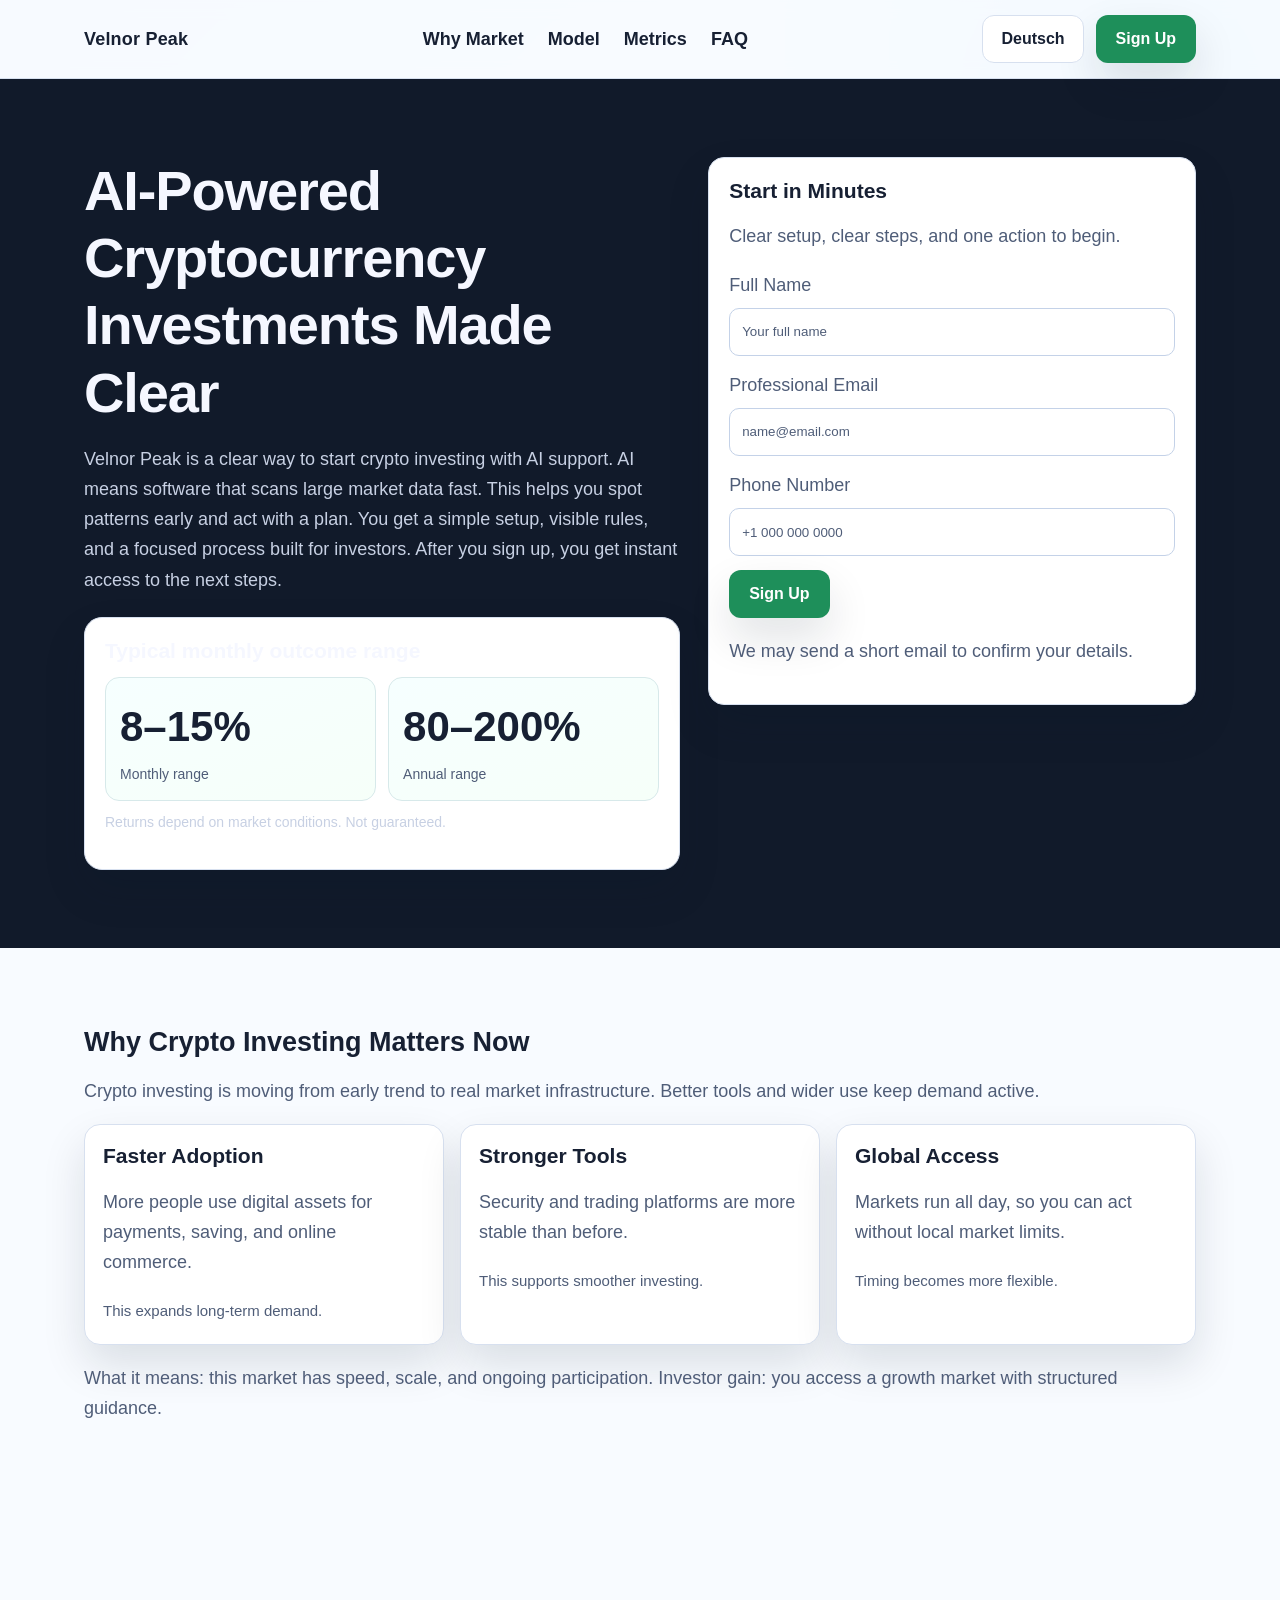
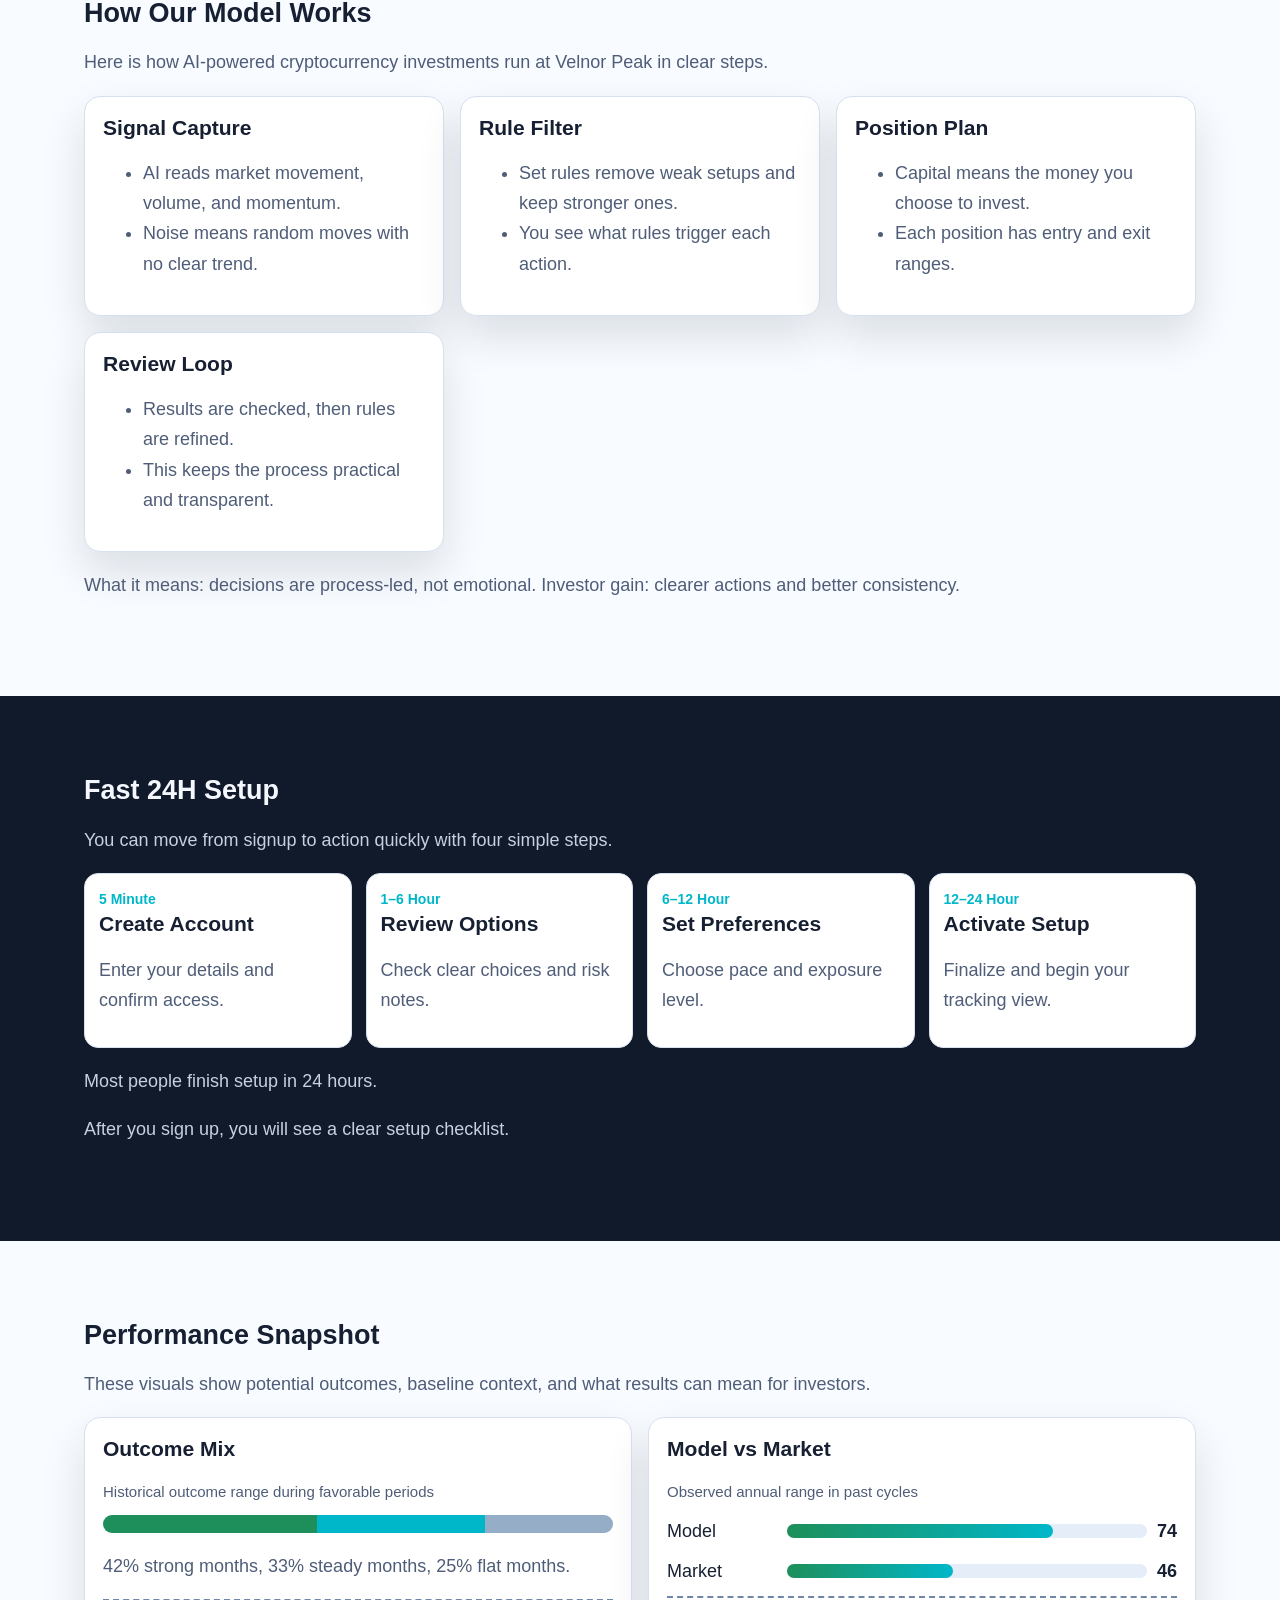
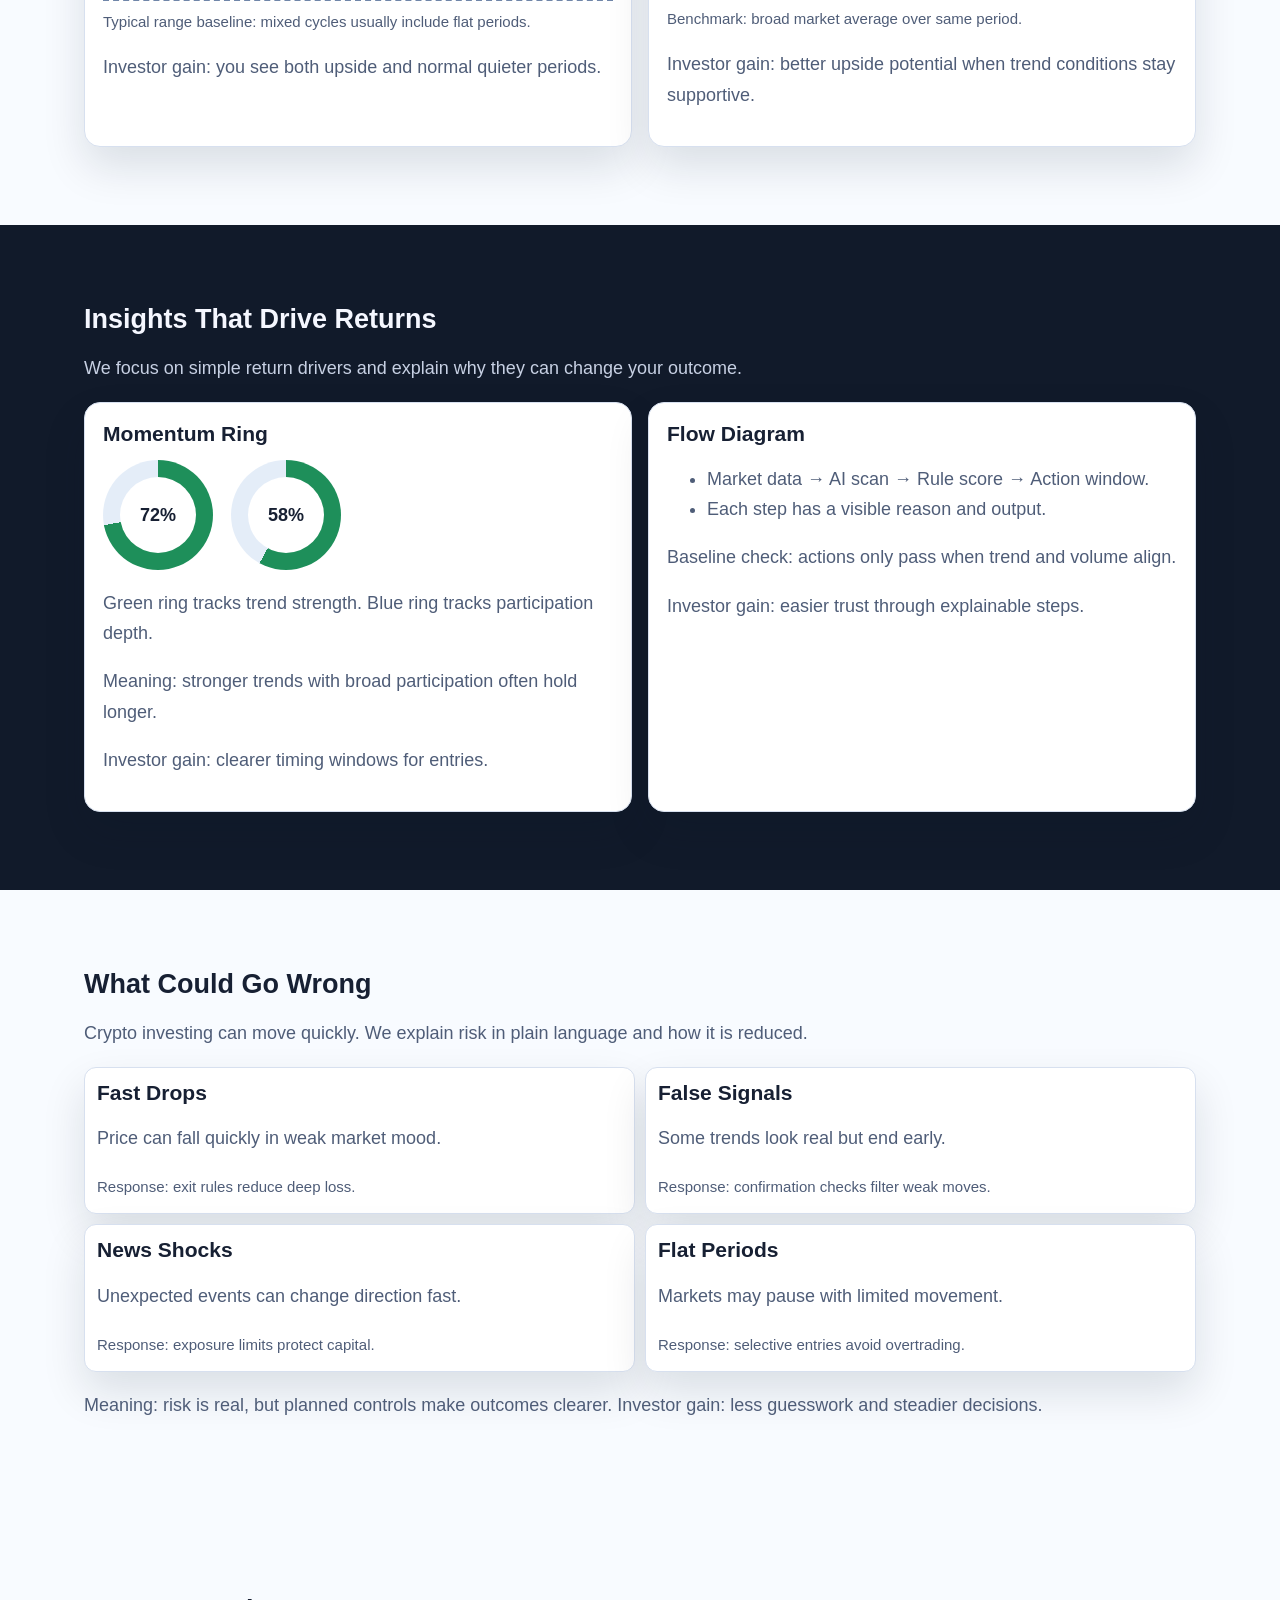
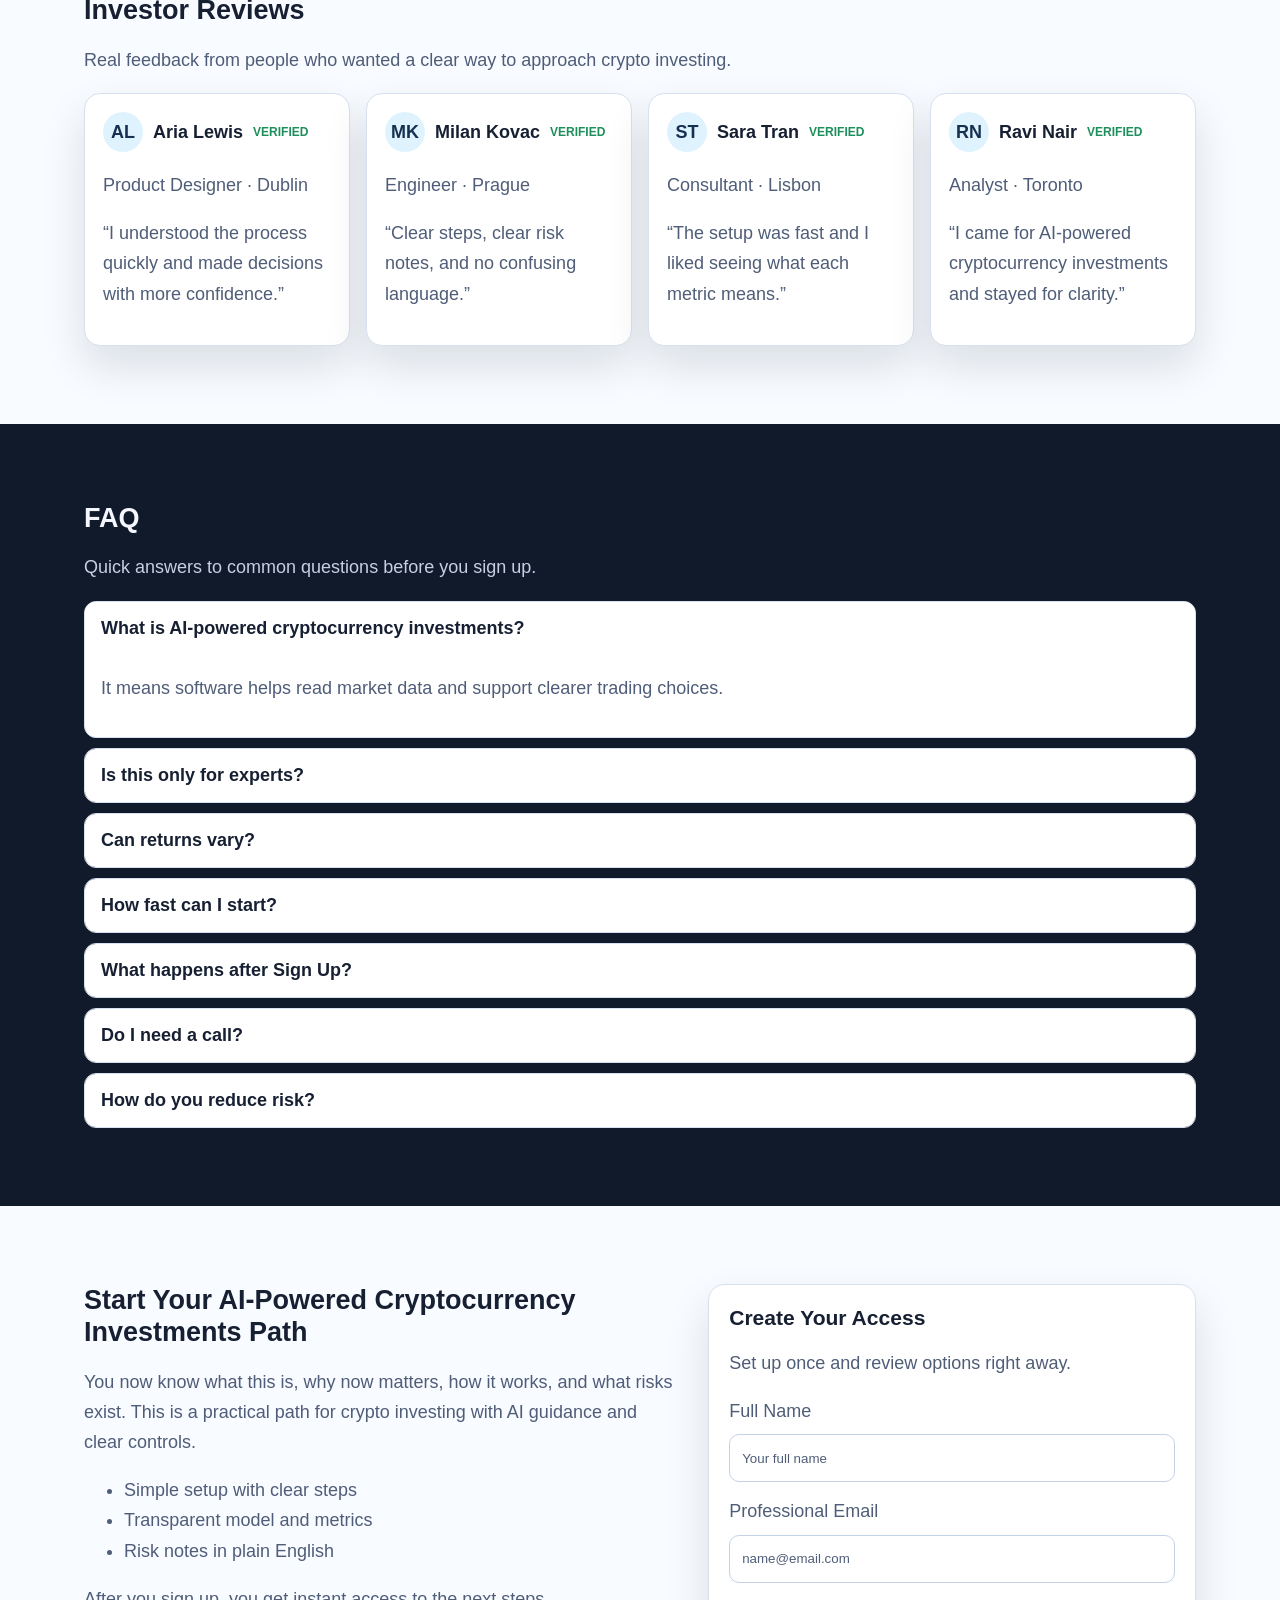
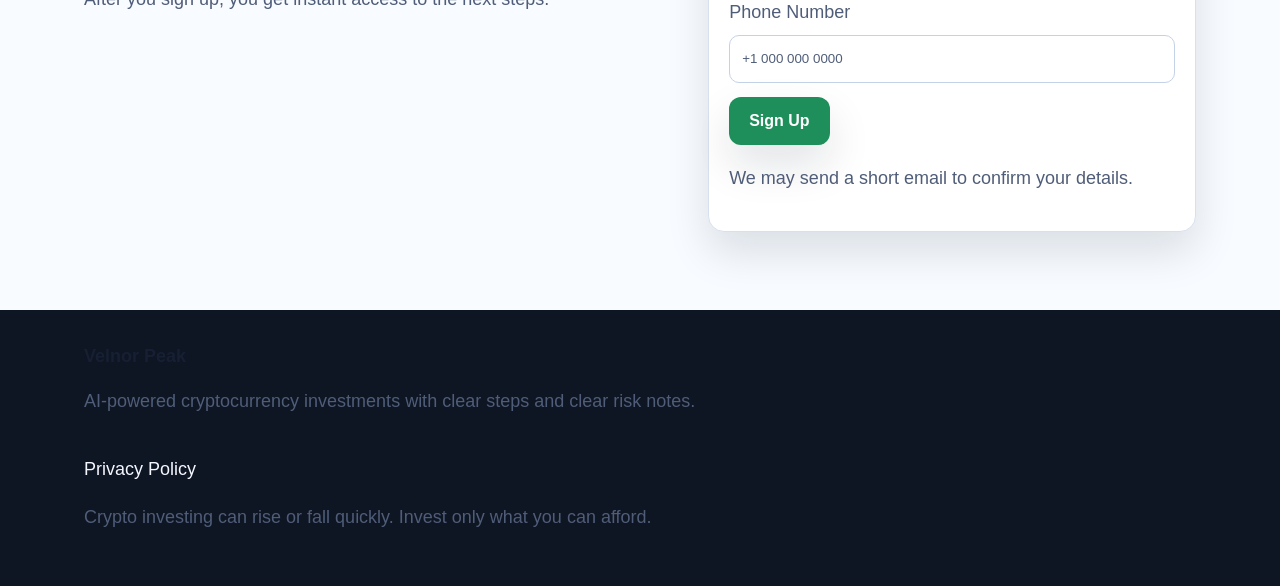
<file: de/index.html>
<!doctype html>
<html lang="en">
<head>
  <meta charset="UTF-8" />
  <meta name="viewport" content="width=device-width, initial-scale=1.0" />
  <title>Velnor Peak | AI-Powered Cryptocurrency Investments - Deutsch</title>
  <meta name="description" content="Deutsch route in English. Learn a clear AI-powered crypto investing process and sign up in minutes." />
  <link rel="canonical" href="https://velnorpeak.com/../de/index.html" />
  <link rel="alternate" hreflang="en" href="https://velnorpeak.com/index.html" />
  <link rel="alternate" hreflang="de" href="https://velnorpeak.com/de/index.html" />
  <link rel="alternate" hreflang="fr" href="https://velnorpeak.com/fr/index.html" />
  <link rel="alternate" hreflang="es" href="https://velnorpeak.com/es/index.html" />
  <link rel="alternate" hreflang="it" href="https://velnorpeak.com/it/index.html" />
  <link rel="alternate" hreflang="tr" href="https://velnorpeak.com/tr/index.html" />
  <link rel="alternate" hreflang="pt" href="https://velnorpeak.com/pt/index.html" />
  <link rel="alternate" hreflang="ja" href="https://velnorpeak.com/jp/index.html" />
  <link rel="alternate" hreflang="sk" href="https://velnorpeak.com/sk/index.html" />
  <link rel="alternate" hreflang="nl-BE" href="https://velnorpeak.com/be/index.html" />
  <link rel="alternate" hreflang="x-default" href="https://velnorpeak.com/index.html" />
  <meta property="og:title" content="Velnor Peak | AI-Powered Cryptocurrency Investments - Deutsch" />
  <meta property="og:description" content="Deutsch route in English. Learn a clear AI-powered crypto investing process and sign up in minutes." />
  <meta property="og:type" content="website" />
  <meta property="og:url" content="https://velnorpeak.com/../de/index.html" />
  <meta name="twitter:card" content="summary_large_image" />
  <meta name="twitter:title" content="Velnor Peak | AI-Powered Cryptocurrency Investments - Deutsch" />
  <meta name="twitter:description" content="Deutsch route in English. Learn a clear AI-powered crypto investing process and sign up in minutes." />
  <link rel="stylesheet" href="../assets/style.css" />
  <script defer src="../assets/app.js"></script>
</head>
<body>
<div class="page-bg" aria-hidden="true"></div>
<header class="site-header">
  <div class="container head-row">
    <div class="brand">Velnor Peak</div>
    <nav class="main-nav" aria-label="Primary">
      <a href="#market">Why Market</a><a href="#model">Model</a><a href="#metrics">Metrics</a><a href="#faq">FAQ</a>
    </nav>
    <div class="right-zone">
      <div class="lang">
        <button class="lang-toggle" aria-label="Current language">Deutsch</button>
        <div class="lang-menu" role="menu">
<a href="../index.html"><span class="flag"><svg viewBox="0 0 30 20" width="16" height="12"><rect width="30" height="20" fill="#012169"/><path d="M0 0l30 20M30 0L0 20" stroke="#fff" stroke-width="4"/><path d="M0 0l30 20M30 0L0 20" stroke="#c8102e" stroke-width="2"/><path d="M15 0v20M0 10h30" stroke="#fff" stroke-width="6"/><path d="M15 0v20M0 10h30" stroke="#c8102e" stroke-width="3"/></svg></span>English</a>
<a href="../de/index.html"><span class="flag"><svg viewBox="0 0 3 2" width="16" height="12"><rect width="3" height="2" fill="#ffce00"/><rect width="3" height="1.33" fill="#dd0000"/><rect width="3" height="0.66" fill="#000"/></svg></span>Deutsch</a>
<a href="../fr/index.html"><span class="flag"><svg viewBox="0 0 3 2" width="16" height="12"><rect width="1" height="2" fill="#0055a4"/><rect x="1" width="1" height="2" fill="#fff"/><rect x="2" width="1" height="2" fill="#ef4135"/></svg></span>Français</a>
<a href="../es/index.html"><span class="flag"><svg viewBox="0 0 3 2" width="16" height="12"><rect width="3" height="2" fill="#aa151b"/><rect y="0.5" width="3" height="1" fill="#f1bf00"/></svg></span>Español</a>
<a href="../it/index.html"><span class="flag"><svg viewBox="0 0 3 2" width="16" height="12"><rect width="1" height="2" fill="#009246"/><rect x="1" width="1" height="2" fill="#fff"/><rect x="2" width="1" height="2" fill="#ce2b37"/></svg></span>Italiano</a>
<a href="../tr/index.html"><span class="flag"><svg viewBox="0 0 30 20" width="16" height="12"><rect width="30" height="20" fill="#e30a17"/><circle cx="12" cy="10" r="5" fill="#fff"/><circle cx="13.5" cy="10" r="4" fill="#e30a17"/></svg></span>Türkçe</a>
<a href="../pt/index.html"><span class="flag"><svg viewBox="0 0 30 20" width="16" height="12"><rect width="12" height="20" fill="#006600"/><rect x="12" width="18" height="20" fill="#ff0000"/></svg></span>Português</a>
<a href="../jp/index.html"><span class="flag"><svg viewBox="0 0 3 2" width="16" height="12"><rect width="3" height="2" fill="#fff"/><circle cx="1.5" cy="1" r="0.55" fill="#bc002d"/></svg></span>日本語</a>
<a href="../sk/index.html"><span class="flag"><svg viewBox="0 0 30 20" width="16" height="12"><rect width="30" height="20" fill="#ee1c25"/><rect width="30" height="13.3" fill="#0b4ea2"/><rect width="30" height="6.6" fill="#fff"/></svg></span>Slovak</a>
<a href="../be/index.html"><span class="flag"><svg viewBox="0 0 3 2" width="16" height="12"><rect width="1" height="2" fill="#000"/><rect x="1" width="1" height="2" fill="#ffd90c"/><rect x="2" width="1" height="2" fill="#ef3340"/></svg></span>Nederlands (BE)</a>
</div>
      </div>
      <a class="btn btn-primary" href="#signup">Sign Up</a>
      <button class="burger" aria-label="Open menu">☰</button>
    </div>
  </div>
</header>

<div class="drawer" aria-hidden="true">
  <div class="drawer-backdrop"></div>
  <div class="drawer-panel">
    <div class="drawer-top"><strong>Menu</strong><button class="drawer-close" aria-label="Close menu">✕</button></div>
    <nav class="drawer-nav" aria-label="Mobile">
      <a href="#market">Why Market</a><a href="#model">Model</a><a href="#process">Process</a><a href="#faq">FAQ</a>
    </nav>
    <div class="lang" style="margin:10px 0 14px">
      <button class="lang-toggle" aria-label="Current language">Deutsch</button>
      <div class="lang-menu">
<a href="../index.html"><span class="flag"><svg viewBox="0 0 30 20" width="16" height="12"><rect width="30" height="20" fill="#012169"/><path d="M0 0l30 20M30 0L0 20" stroke="#fff" stroke-width="4"/><path d="M0 0l30 20M30 0L0 20" stroke="#c8102e" stroke-width="2"/><path d="M15 0v20M0 10h30" stroke="#fff" stroke-width="6"/><path d="M15 0v20M0 10h30" stroke="#c8102e" stroke-width="3"/></svg></span>English</a>
<a href="../de/index.html"><span class="flag"><svg viewBox="0 0 3 2" width="16" height="12"><rect width="3" height="2" fill="#ffce00"/><rect width="3" height="1.33" fill="#dd0000"/><rect width="3" height="0.66" fill="#000"/></svg></span>Deutsch</a>
<a href="../fr/index.html"><span class="flag"><svg viewBox="0 0 3 2" width="16" height="12"><rect width="1" height="2" fill="#0055a4"/><rect x="1" width="1" height="2" fill="#fff"/><rect x="2" width="1" height="2" fill="#ef4135"/></svg></span>Français</a>
<a href="../es/index.html"><span class="flag"><svg viewBox="0 0 3 2" width="16" height="12"><rect width="3" height="2" fill="#aa151b"/><rect y="0.5" width="3" height="1" fill="#f1bf00"/></svg></span>Español</a>
<a href="../it/index.html"><span class="flag"><svg viewBox="0 0 3 2" width="16" height="12"><rect width="1" height="2" fill="#009246"/><rect x="1" width="1" height="2" fill="#fff"/><rect x="2" width="1" height="2" fill="#ce2b37"/></svg></span>Italiano</a>
<a href="../tr/index.html"><span class="flag"><svg viewBox="0 0 30 20" width="16" height="12"><rect width="30" height="20" fill="#e30a17"/><circle cx="12" cy="10" r="5" fill="#fff"/><circle cx="13.5" cy="10" r="4" fill="#e30a17"/></svg></span>Türkçe</a>
<a href="../pt/index.html"><span class="flag"><svg viewBox="0 0 30 20" width="16" height="12"><rect width="12" height="20" fill="#006600"/><rect x="12" width="18" height="20" fill="#ff0000"/></svg></span>Português</a>
<a href="../jp/index.html"><span class="flag"><svg viewBox="0 0 3 2" width="16" height="12"><rect width="3" height="2" fill="#fff"/><circle cx="1.5" cy="1" r="0.55" fill="#bc002d"/></svg></span>日本語</a>
<a href="../sk/index.html"><span class="flag"><svg viewBox="0 0 30 20" width="16" height="12"><rect width="30" height="20" fill="#ee1c25"/><rect width="30" height="13.3" fill="#0b4ea2"/><rect width="30" height="6.6" fill="#fff"/></svg></span>Slovak</a>
<a href="../be/index.html"><span class="flag"><svg viewBox="0 0 3 2" width="16" height="12"><rect width="1" height="2" fill="#000"/><rect x="1" width="1" height="2" fill="#ffd90c"/><rect x="2" width="1" height="2" fill="#ef3340"/></svg></span>Nederlands (BE)</a>
</div>
    </div>
    <a class="btn btn-primary" href="#signup">Sign Up</a>
  </div>
</div>

<main>
<section class="section dark hero">
  <div class="container hero-grid">
    <div data-reveal>
      <h1>AI-Powered Cryptocurrency Investments Made Clear</h1>
      <p class="hero-intro">Velnor Peak is a clear way to start crypto investing with AI support. AI means software that scans large market data fast. This helps you spot patterns early and act with a plan. You get a simple setup, visible rules, and a focused process built for investors. After you sign up, you get instant access to the next steps.</p>
      <div class="performance">
        <h3>Typical monthly outcome range</h3>
        <div class="perf-grid">
          <div class="perf-card"><div class="perf-num">8–15%</div><div class="perf-label">Monthly range</div></div>
          <div class="perf-card"><div class="perf-num">80–200%</div><div class="perf-label">Annual range</div></div>
        </div>
        <p class="perf-note">Returns depend on market conditions. Not guaranteed.</p>
      </div>
    </div>
    <form class="form-card" id="signup" data-reveal>
      <h3 class="form-title">Start in Minutes</h3>
      <p class="form-sub">Clear setup, clear steps, and one action to begin.</p>
      <label for="n1">Full Name</label><input id="n1" name="name" placeholder="Your full name" required />
      <label for="e1">Professional Email</label><input id="e1" name="email" type="email" placeholder="name@email.com" required />
      <label for="p1">Phone Number</label><input id="p1" name="phone" placeholder="+1 000 000 0000" required />
      <button class="btn btn-primary" type="submit">Sign Up</button>
      <p class="muted">We may send a short email to confirm your details.</p>
    </form>
  </div>
</section>

<section class="section light" id="market"><div class="container" data-reveal>
  <h2>Why Crypto Investing Matters Now</h2>
  <p>Crypto investing is moving from early trend to real market infrastructure. Better tools and wider use keep demand active.</p>
  <div class="grid-3">
    <article class="card"><h3>Faster Adoption</h3><p>More people use digital assets for payments, saving, and online commerce.</p><small class="muted">This expands long-term demand.</small></article>
    <article class="card"><h3>Stronger Tools</h3><p>Security and trading platforms are more stable than before.</p><small class="muted">This supports smoother investing.</small></article>
    <article class="card"><h3>Global Access</h3><p>Markets run all day, so you can act without local market limits.</p><small class="muted">Timing becomes more flexible.</small></article>
  </div>
  <p>What it means: this market has speed, scale, and ongoing participation. Investor gain: you access a growth market with structured guidance.</p>
</div></section>

<section class="section light" id="model"><div class="container" data-reveal>
  <h2>How Our Model Works</h2>
  <p>Here is how AI-powered cryptocurrency investments run at Velnor Peak in clear steps.</p>
  <div class="grid-2">
    <article class="card"><h3>Signal Capture</h3><ul><li>AI reads market movement, volume, and momentum.</li><li>Noise means random moves with no clear trend.</li></ul></article>
    <article class="card"><h3>Rule Filter</h3><ul><li>Set rules remove weak setups and keep stronger ones.</li><li>You see what rules trigger each action.</li></ul></article>
    <article class="card"><h3>Position Plan</h3><ul><li>Capital means the money you choose to invest.</li><li>Each position has entry and exit ranges.</li></ul></article>
    <article class="card"><h3>Review Loop</h3><ul><li>Results are checked, then rules are refined.</li><li>This keeps the process practical and transparent.</li></ul></article>
  </div>
  <p>What it means: decisions are process-led, not emotional. Investor gain: clearer actions and better consistency.</p>
</div></section>

<section class="section dark" id="process"><div class="container" data-reveal>
  <h2>Fast 24H Setup</h2>
  <p>You can move from signup to action quickly with four simple steps.</p>
  <div class="process">
    <article class="process-card"><div class="time">5 Minute</div><h3>Create Account</h3><p>Enter your details and confirm access.</p></article>
    <article class="process-card"><div class="time">1–6 Hour</div><h3>Review Options</h3><p>Check clear choices and risk notes.</p></article>
    <article class="process-card"><div class="time">6–12 Hour</div><h3>Set Preferences</h3><p>Choose pace and exposure level.</p></article>
    <article class="process-card"><div class="time">12–24 Hour</div><h3>Activate Setup</h3><p>Finalize and begin your tracking view.</p></article>
  </div>
  <p>Most people finish setup in 24 hours.</p>
  <p>After you sign up, you will see a clear setup checklist.</p>
</div></section>

<section class="section light" id="metrics"><div class="container" data-reveal>
  <h2>Performance Snapshot</h2>
  <p>These visuals show potential outcomes, baseline context, and what results can mean for investors.</p>
  <div class="grid-2">
    <article class="card chart-stack"><h3>Outcome Mix</h3><small class="muted">Historical outcome range during favorable periods</small>
      <div class="seg"><span class="s1" style="width:42%"></span><span class="s2" style="width:33%"></span><span class="s3" style="width:25%"></span></div>
      <p>42% strong months, 33% steady months, 25% flat months.</p>
      <p class="benchmark">Typical range baseline: mixed cycles usually include flat periods.</p>
      <p>Investor gain: you see both upside and normal quieter periods.</p>
    </article>
    <article class="card comp-bars"><h3>Model vs Market</h3><small class="muted">Observed annual range in past cycles</small>
      <div class="row"><span>Model</span><div class="bar"><div class="fill" style="width:74%"></div></div><strong>74</strong></div>
      <div class="row"><span>Market</span><div class="bar"><div class="fill" style="width:46%"></div></div><strong>46</strong></div>
      <p class="benchmark">Benchmark: broad market average over same period.</p>
      <p>Investor gain: better upside potential when trend conditions stay supportive.</p>
    </article>
  </div>
</div></section>

<section class="section dark" id="insights"><div class="container" data-reveal>
  <h2>Insights That Drive Returns</h2>
  <p>We focus on simple return drivers and explain why they can change your outcome.</p>
  <div class="grid-2">
    <article class="card"><h3>Momentum Ring</h3><div class="rings"><div class="ring" style="--v:72%"><span>72%</span></div><div class="ring" style="--v:58%"><span>58%</span></div></div><p>Green ring tracks trend strength. Blue ring tracks participation depth.</p><p>Meaning: stronger trends with broad participation often hold longer.</p><p>Investor gain: clearer timing windows for entries.</p></article>
    <article class="card"><h3>Flow Diagram</h3><ul><li>Market data → AI scan → Rule score → Action window.</li><li>Each step has a visible reason and output.</li></ul><p>Baseline check: actions only pass when trend and volume align.</p><p>Investor gain: easier trust through explainable steps.</p></article>
  </div>
</div></section>

<section class="section light" id="risk"><div class="container" data-reveal>
  <h2>What Could Go Wrong</h2>
  <p>Crypto investing can move quickly. We explain risk in plain language and how it is reduced.</p>
  <div class="risk-matrix">
    <div class="card"><h3>Fast Drops</h3><p>Price can fall quickly in weak market mood.</p><small class="muted">Response: exit rules reduce deep loss.</small></div>
    <div class="card"><h3>False Signals</h3><p>Some trends look real but end early.</p><small class="muted">Response: confirmation checks filter weak moves.</small></div>
    <div class="card"><h3>News Shocks</h3><p>Unexpected events can change direction fast.</p><small class="muted">Response: exposure limits protect capital.</small></div>
    <div class="card"><h3>Flat Periods</h3><p>Markets may pause with limited movement.</p><small class="muted">Response: selective entries avoid overtrading.</small></div>
  </div>
  <p>Meaning: risk is real, but planned controls make outcomes clearer. Investor gain: less guesswork and steadier decisions.</p>
</div></section>

<section class="section light" id="reviews"><div class="container" data-reveal>
  <h2>Investor Reviews</h2><p>Real feedback from people who wanted a clear way to approach crypto investing.</p>
  <div class="reviews">
    <article class="card review-card"><div class="avatar-row"><span class="avatar">AL</span><strong>Aria Lewis</strong><span class="verified">VERIFIED</span></div><p>Product Designer · Dublin</p><p>“I understood the process quickly and made decisions with more confidence.”</p></article>
    <article class="card review-card"><div class="avatar-row"><span class="avatar">MK</span><strong>Milan Kovac</strong><span class="verified">VERIFIED</span></div><p>Engineer · Prague</p><p>“Clear steps, clear risk notes, and no confusing language.”</p></article>
    <article class="card review-card"><div class="avatar-row"><span class="avatar">ST</span><strong>Sara Tran</strong><span class="verified">VERIFIED</span></div><p>Consultant · Lisbon</p><p>“The setup was fast and I liked seeing what each metric means.”</p></article>
    <article class="card review-card"><div class="avatar-row"><span class="avatar">RN</span><strong>Ravi Nair</strong><span class="verified">VERIFIED</span></div><p>Analyst · Toronto</p><p>“I came for AI-powered cryptocurrency investments and stayed for clarity.”</p></article>
  </div>
</div></section>

<section class="section dark" id="faq"><div class="container" data-reveal>
  <h2>FAQ</h2><p>Quick answers to common questions before you sign up.</p>
  <div class="faq-list">
    <article class="faq-item open"><button class="faq-q">What is AI-powered cryptocurrency investments?</button><div class="faq-a"><p>It means software helps read market data and support clearer trading choices.</p></div></article>
    <article class="faq-item"><button class="faq-q">Is this only for experts?</button><div class="faq-a"><p>No. It is built for investors who want a clear process.</p></div></article>
    <article class="faq-item"><button class="faq-q">Can returns vary?</button><div class="faq-a"><p>Yes. Returns move with market conditions and are never guaranteed.</p></div></article>
    <article class="faq-item"><button class="faq-q">How fast can I start?</button><div class="faq-a"><p>Most people complete setup in 24 hours.</p></div></article>
    <article class="faq-item"><button class="faq-q">What happens after Sign Up?</button><div class="faq-a"><p>After you sign up, you can review the options and choose what to do next.</p></div></article>
    <article class="faq-item"><button class="faq-q">Do I need a call?</button><div class="faq-a"><p>No calls are required. The process is self-serve and clear.</p></div></article>
    <article class="faq-item"><button class="faq-q">How do you reduce risk?</button><div class="faq-a"><p>We use entry rules, exit ranges, and exposure limits.</p></div></article>
  </div>
</div></section>

<section class="section light" id="final"><div class="container hero-grid" data-reveal>
  <div>
    <h2>Start Your AI-Powered Cryptocurrency Investments Path</h2>
    <p>You now know what this is, why now matters, how it works, and what risks exist. This is a practical path for crypto investing with AI guidance and clear controls.</p>
    <ul>
      <li>Simple setup with clear steps</li>
      <li>Transparent model and metrics</li>
      <li>Risk notes in plain English</li>
    </ul>
    <p>After you sign up, you get instant access to the next steps.</p>
  </div>
  <form class="form-card">
    <h3 class="form-title">Create Your Access</h3>
    <p class="form-sub">Set up once and review options right away.</p>
    <label for="n2">Full Name</label><input id="n2" name="name2" placeholder="Your full name" required />
    <label for="e2">Professional Email</label><input id="e2" name="email2" type="email" placeholder="name@email.com" required />
    <label for="p2">Phone Number</label><input id="p2" name="phone2" placeholder="+1 000 000 0000" required />
    <button class="btn btn-primary" type="submit">Sign Up</button>
    <p class="muted">We may send a short email to confirm your details.</p>
  </form>
</div></section>
</main>

<footer>
  <div class="container footer-panel">
    <div><h4>Velnor Peak</h4><p>AI-powered cryptocurrency investments with clear steps and clear risk notes.</p></div>
    <div><a href="#" data-open-privacy style="color:#f5f7ff">Privacy Policy</a><p>Crypto investing can rise or fall quickly. Invest only what you can afford.</p></div>
  </div>
</footer>

<div class="modal" id="privacy-modal" aria-hidden="true">
  <div class="modal-backdrop"></div>
  <div class="modal-dialog">
    <button class="modal-close-x" aria-label="Close privacy">✕</button>
    <h2>Privacy Policy</h2>
    <p>Introduction: We use your data to provide access and support account safety.</p>
    <p>Data collection: We collect name, email, phone, and technical visit data.</p>
    <p>Legal basis: We process data for service delivery and consent-based communication.</p>
    <p>Cookies: Cookies help site performance, login flow, and basic analytics.</p>
    <p>Retention: Data is kept only as long as needed for service and legal duties.</p>
    <p>Third-party sharing: We share limited data with secure providers needed for operations.</p>
    <p>Security: We use access controls and monitored systems to protect your information.</p>
    <p>User rights: You can request access, correction, deletion, or data export.</p>
    <p>International transfers: Data may be processed in other regions with safeguards.</p>
    <p>Industry risk disclosure: Digital asset markets are volatile and outcomes can vary.</p>
    <p>Contact: Reach us by email through the support address on this website.</p>
    <div class="modal-foot"><button class="btn" data-close-modal>Close</button></div>
  </div>
</div>

<script type="application/ld+json">{"@context":"https://schema.org","@type":"Organization","name":"Velnor Peak","url":"https://velnorpeak.com","logo":"https://velnorpeak.com/assets/img/logo.png"}</script>
<script type="application/ld+json">{"@context":"https://schema.org","@type":"WebSite","name":"Velnor Peak","url":"https://velnorpeak.com"}</script>
<script type="application/ld+json">{"@context":"https://schema.org","@type":"FAQPage","mainEntity":[{"@type":"Question","name":"What is AI-powered cryptocurrency investments?","acceptedAnswer":{"@type":"Answer","text":"Software helps read market data and support clearer choices."}},{"@type":"Question","name":"How fast can I start?","acceptedAnswer":{"@type":"Answer","text":"Most people complete setup in 24 hours."}}]}</script>
<script type="application/ld+json">{"@context":"https://schema.org","@type":"Review","author":{"@type":"Person","name":"Aria Lewis"},"reviewBody":"I understood the process quickly and made decisions with more confidence.","reviewRating":{"@type":"Rating","ratingValue":"5","bestRating":"5"},"itemReviewed":{"@type":"Service","name":"Velnor Peak onboarding"}}</script>
</body></html>
</file>
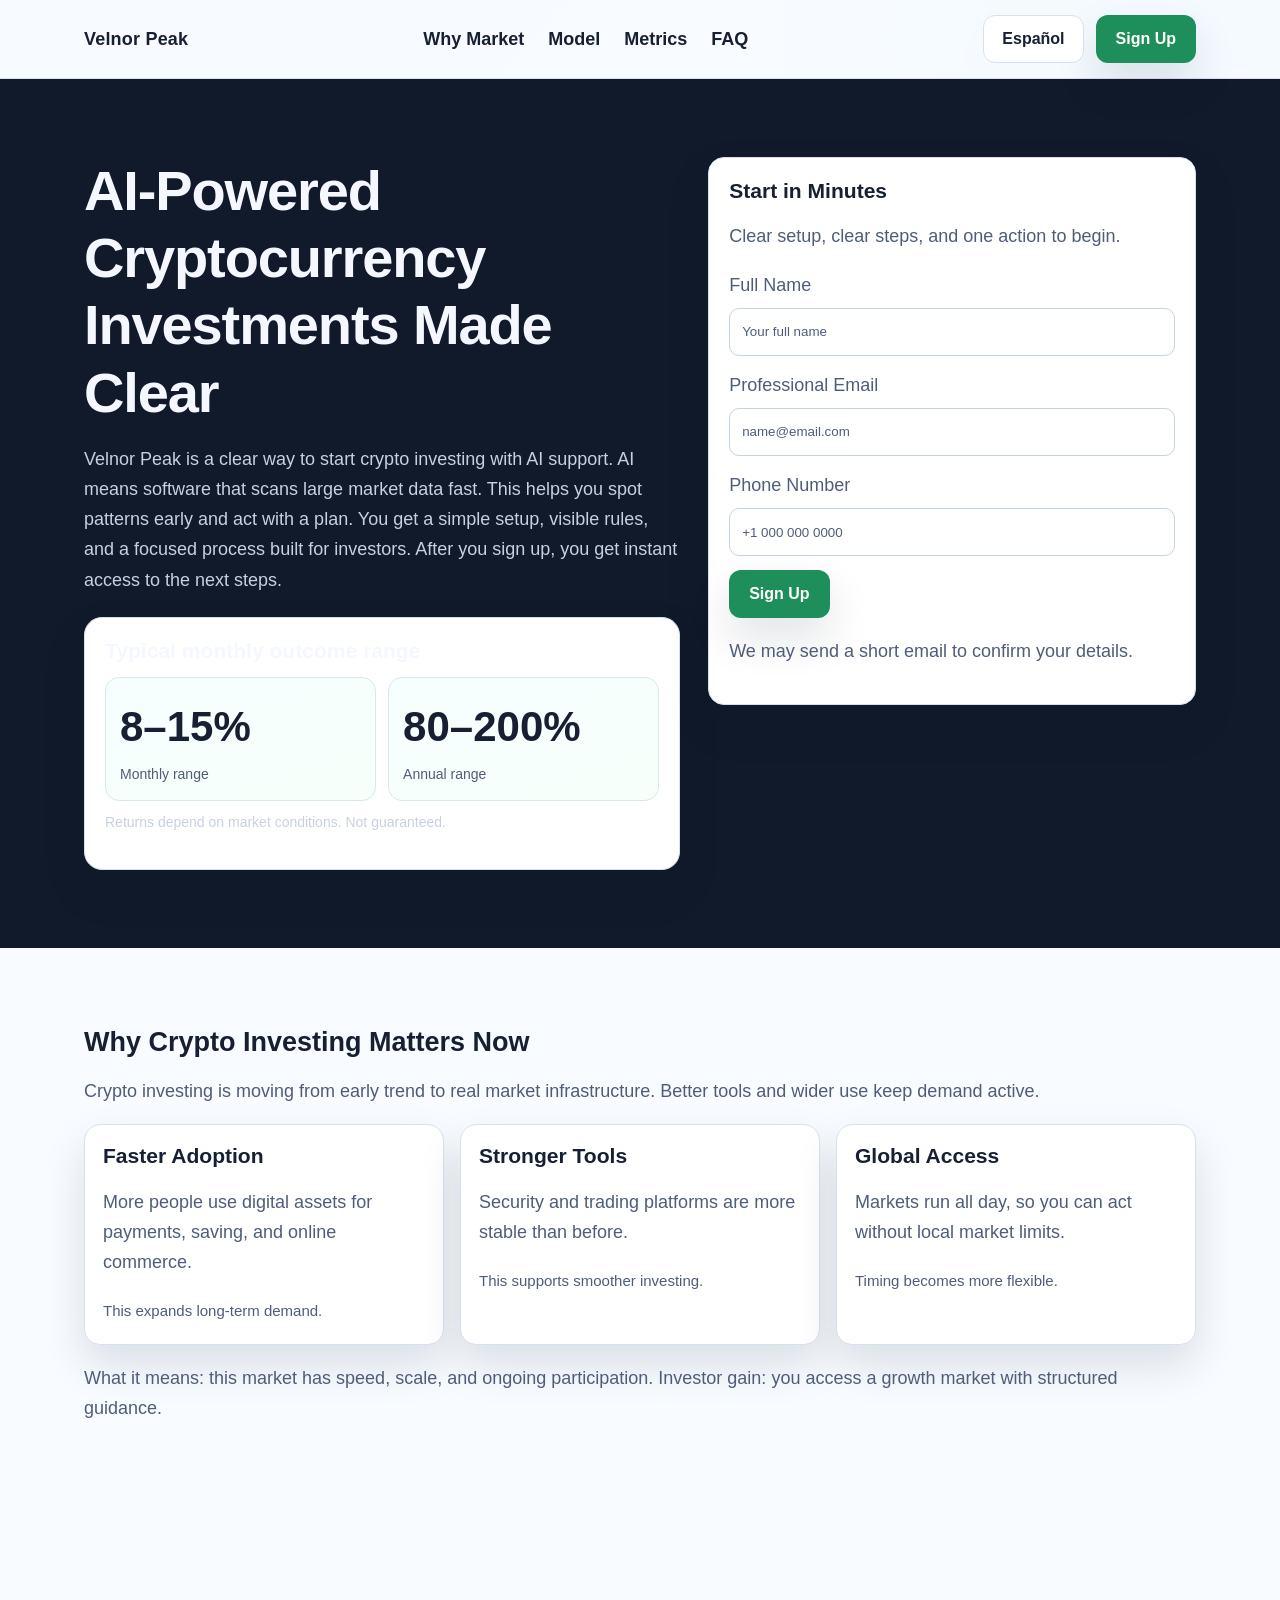
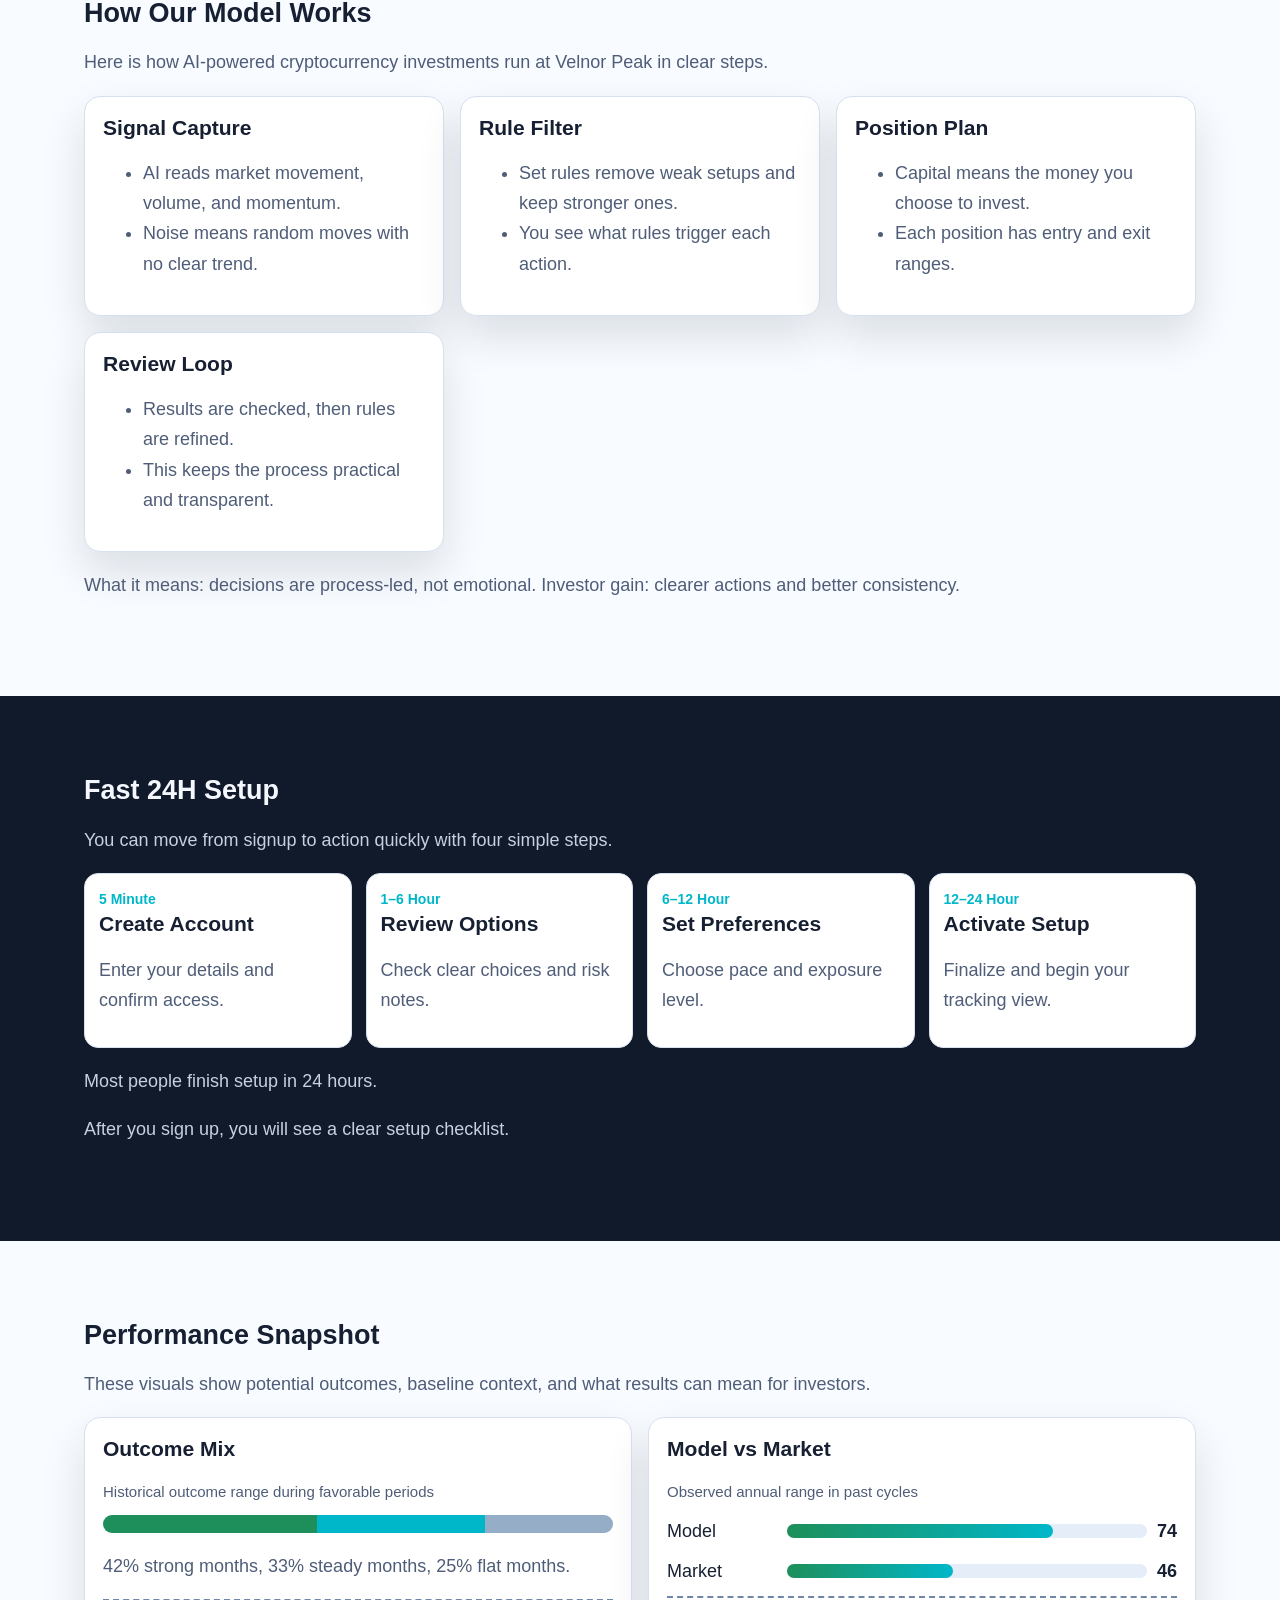
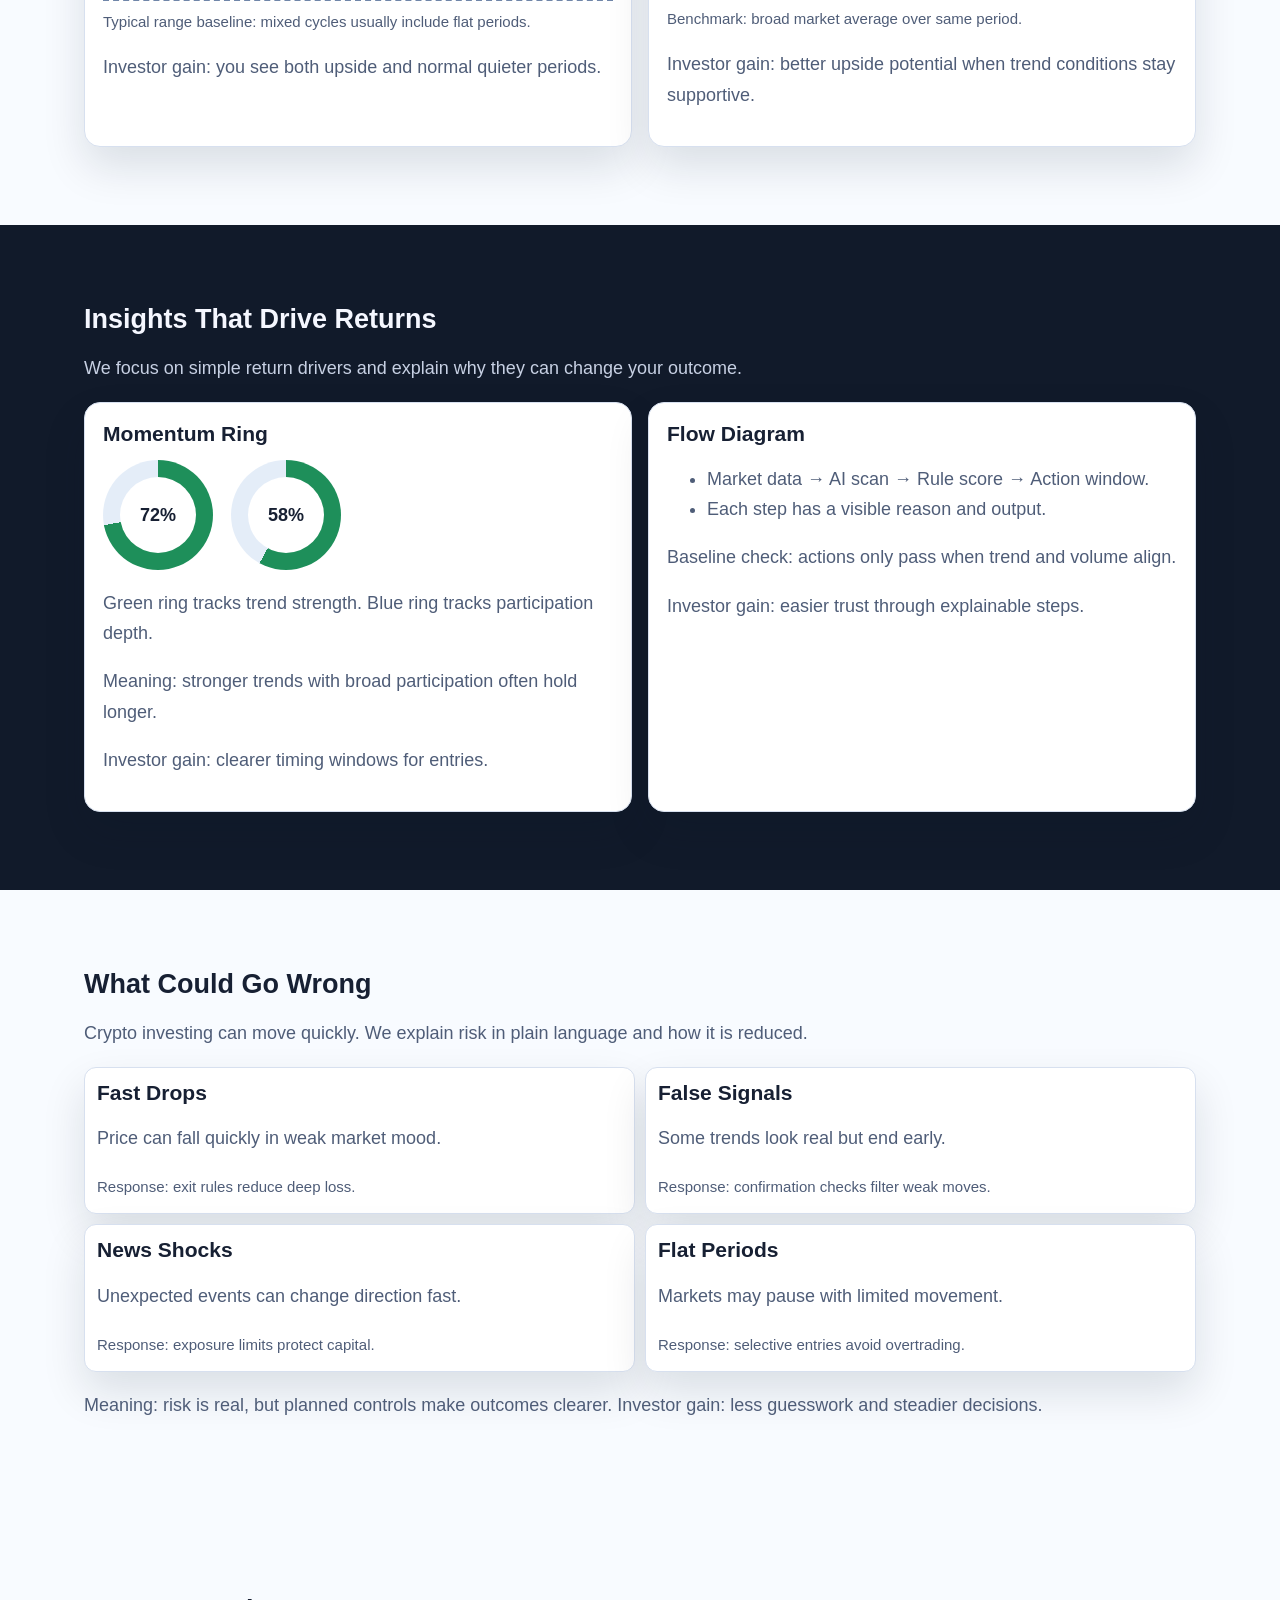
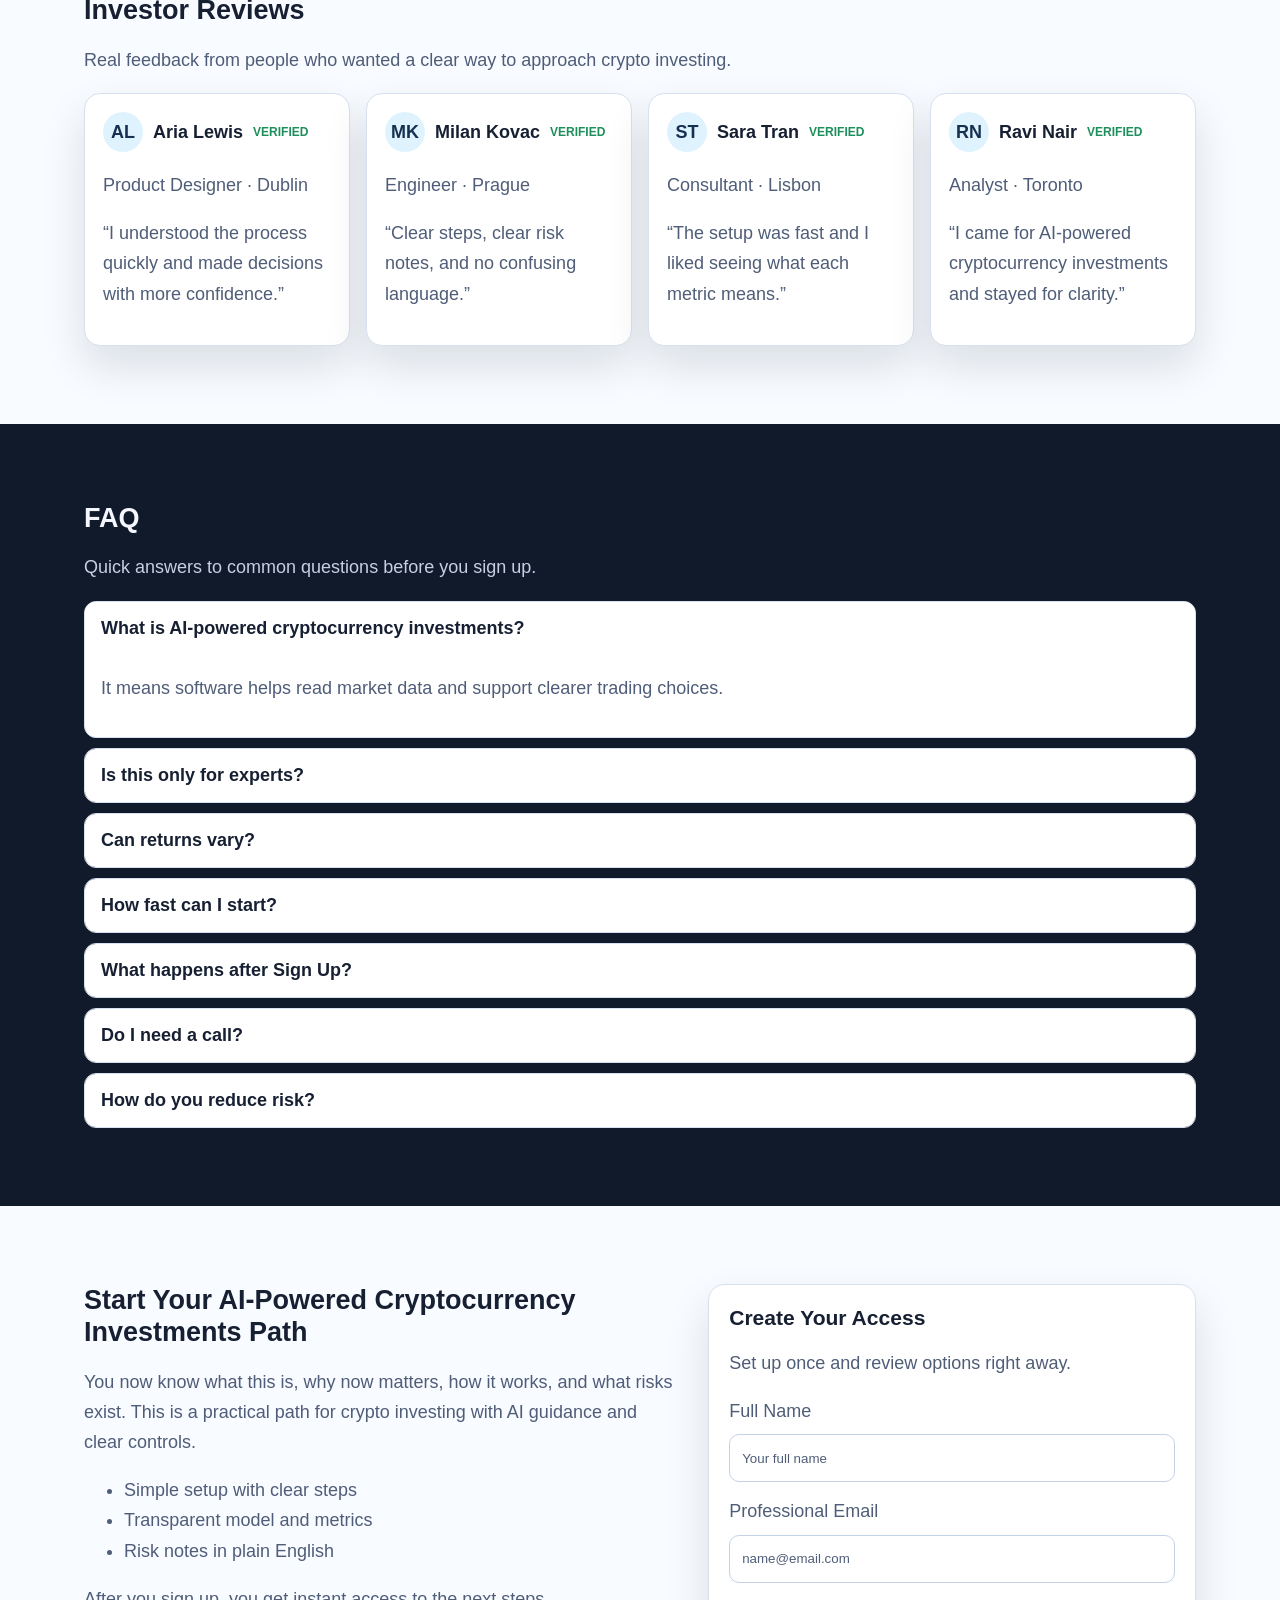
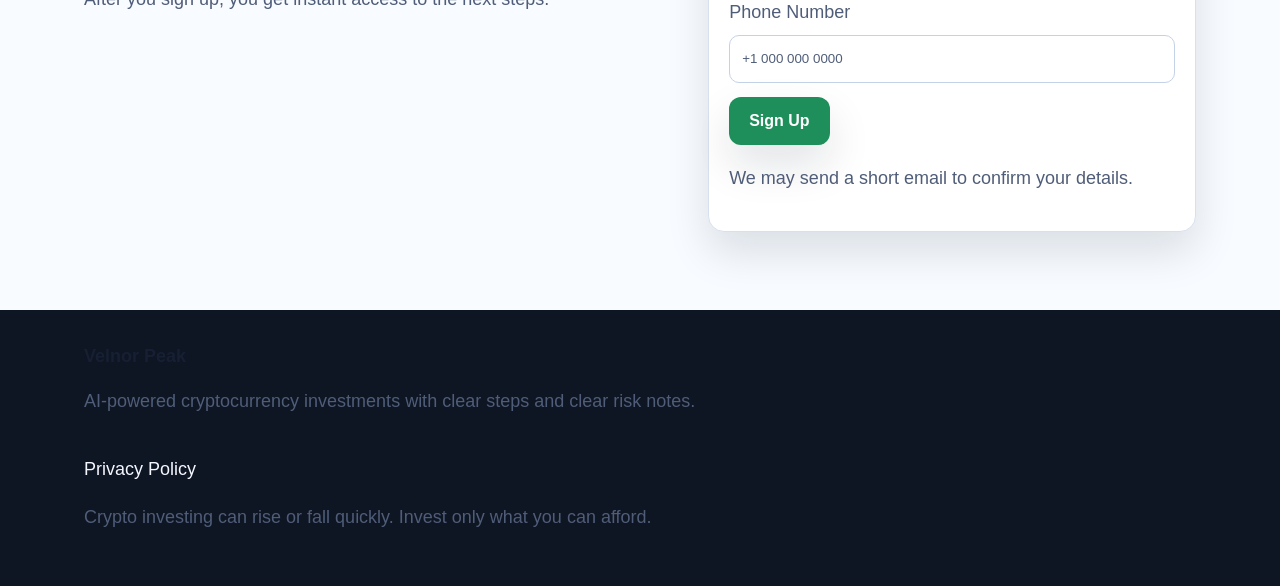
<file: es/index.html>
<!doctype html>
<html lang="en">
<head>
  <meta charset="UTF-8" />
  <meta name="viewport" content="width=device-width, initial-scale=1.0" />
  <title>Velnor Peak | AI-Powered Cryptocurrency Investments - Español</title>
  <meta name="description" content="Español route in English. Learn a clear AI-powered crypto investing process and sign up in minutes." />
  <link rel="canonical" href="https://velnorpeak.com/../es/index.html" />
  <link rel="alternate" hreflang="en" href="https://velnorpeak.com/index.html" />
  <link rel="alternate" hreflang="de" href="https://velnorpeak.com/de/index.html" />
  <link rel="alternate" hreflang="fr" href="https://velnorpeak.com/fr/index.html" />
  <link rel="alternate" hreflang="es" href="https://velnorpeak.com/es/index.html" />
  <link rel="alternate" hreflang="it" href="https://velnorpeak.com/it/index.html" />
  <link rel="alternate" hreflang="tr" href="https://velnorpeak.com/tr/index.html" />
  <link rel="alternate" hreflang="pt" href="https://velnorpeak.com/pt/index.html" />
  <link rel="alternate" hreflang="ja" href="https://velnorpeak.com/jp/index.html" />
  <link rel="alternate" hreflang="sk" href="https://velnorpeak.com/sk/index.html" />
  <link rel="alternate" hreflang="nl-BE" href="https://velnorpeak.com/be/index.html" />
  <link rel="alternate" hreflang="x-default" href="https://velnorpeak.com/index.html" />
  <meta property="og:title" content="Velnor Peak | AI-Powered Cryptocurrency Investments - Español" />
  <meta property="og:description" content="Español route in English. Learn a clear AI-powered crypto investing process and sign up in minutes." />
  <meta property="og:type" content="website" />
  <meta property="og:url" content="https://velnorpeak.com/../es/index.html" />
  <meta name="twitter:card" content="summary_large_image" />
  <meta name="twitter:title" content="Velnor Peak | AI-Powered Cryptocurrency Investments - Español" />
  <meta name="twitter:description" content="Español route in English. Learn a clear AI-powered crypto investing process and sign up in minutes." />
  <link rel="stylesheet" href="../assets/style.css" />
  <script defer src="../assets/app.js"></script>
</head>
<body>
<div class="page-bg" aria-hidden="true"></div>
<header class="site-header">
  <div class="container head-row">
    <div class="brand">Velnor Peak</div>
    <nav class="main-nav" aria-label="Primary">
      <a href="#market">Why Market</a><a href="#model">Model</a><a href="#metrics">Metrics</a><a href="#faq">FAQ</a>
    </nav>
    <div class="right-zone">
      <div class="lang">
        <button class="lang-toggle" aria-label="Current language">Español</button>
        <div class="lang-menu" role="menu">
<a href="../index.html"><span class="flag"><svg viewBox="0 0 30 20" width="16" height="12"><rect width="30" height="20" fill="#012169"/><path d="M0 0l30 20M30 0L0 20" stroke="#fff" stroke-width="4"/><path d="M0 0l30 20M30 0L0 20" stroke="#c8102e" stroke-width="2"/><path d="M15 0v20M0 10h30" stroke="#fff" stroke-width="6"/><path d="M15 0v20M0 10h30" stroke="#c8102e" stroke-width="3"/></svg></span>English</a>
<a href="../de/index.html"><span class="flag"><svg viewBox="0 0 3 2" width="16" height="12"><rect width="3" height="2" fill="#ffce00"/><rect width="3" height="1.33" fill="#dd0000"/><rect width="3" height="0.66" fill="#000"/></svg></span>Deutsch</a>
<a href="../fr/index.html"><span class="flag"><svg viewBox="0 0 3 2" width="16" height="12"><rect width="1" height="2" fill="#0055a4"/><rect x="1" width="1" height="2" fill="#fff"/><rect x="2" width="1" height="2" fill="#ef4135"/></svg></span>Français</a>
<a href="../es/index.html"><span class="flag"><svg viewBox="0 0 3 2" width="16" height="12"><rect width="3" height="2" fill="#aa151b"/><rect y="0.5" width="3" height="1" fill="#f1bf00"/></svg></span>Español</a>
<a href="../it/index.html"><span class="flag"><svg viewBox="0 0 3 2" width="16" height="12"><rect width="1" height="2" fill="#009246"/><rect x="1" width="1" height="2" fill="#fff"/><rect x="2" width="1" height="2" fill="#ce2b37"/></svg></span>Italiano</a>
<a href="../tr/index.html"><span class="flag"><svg viewBox="0 0 30 20" width="16" height="12"><rect width="30" height="20" fill="#e30a17"/><circle cx="12" cy="10" r="5" fill="#fff"/><circle cx="13.5" cy="10" r="4" fill="#e30a17"/></svg></span>Türkçe</a>
<a href="../pt/index.html"><span class="flag"><svg viewBox="0 0 30 20" width="16" height="12"><rect width="12" height="20" fill="#006600"/><rect x="12" width="18" height="20" fill="#ff0000"/></svg></span>Português</a>
<a href="../jp/index.html"><span class="flag"><svg viewBox="0 0 3 2" width="16" height="12"><rect width="3" height="2" fill="#fff"/><circle cx="1.5" cy="1" r="0.55" fill="#bc002d"/></svg></span>日本語</a>
<a href="../sk/index.html"><span class="flag"><svg viewBox="0 0 30 20" width="16" height="12"><rect width="30" height="20" fill="#ee1c25"/><rect width="30" height="13.3" fill="#0b4ea2"/><rect width="30" height="6.6" fill="#fff"/></svg></span>Slovak</a>
<a href="../be/index.html"><span class="flag"><svg viewBox="0 0 3 2" width="16" height="12"><rect width="1" height="2" fill="#000"/><rect x="1" width="1" height="2" fill="#ffd90c"/><rect x="2" width="1" height="2" fill="#ef3340"/></svg></span>Nederlands (BE)</a>
</div>
      </div>
      <a class="btn btn-primary" href="#signup">Sign Up</a>
      <button class="burger" aria-label="Open menu">☰</button>
    </div>
  </div>
</header>

<div class="drawer" aria-hidden="true">
  <div class="drawer-backdrop"></div>
  <div class="drawer-panel">
    <div class="drawer-top"><strong>Menu</strong><button class="drawer-close" aria-label="Close menu">✕</button></div>
    <nav class="drawer-nav" aria-label="Mobile">
      <a href="#market">Why Market</a><a href="#model">Model</a><a href="#process">Process</a><a href="#faq">FAQ</a>
    </nav>
    <div class="lang" style="margin:10px 0 14px">
      <button class="lang-toggle" aria-label="Current language">Español</button>
      <div class="lang-menu">
<a href="../index.html"><span class="flag"><svg viewBox="0 0 30 20" width="16" height="12"><rect width="30" height="20" fill="#012169"/><path d="M0 0l30 20M30 0L0 20" stroke="#fff" stroke-width="4"/><path d="M0 0l30 20M30 0L0 20" stroke="#c8102e" stroke-width="2"/><path d="M15 0v20M0 10h30" stroke="#fff" stroke-width="6"/><path d="M15 0v20M0 10h30" stroke="#c8102e" stroke-width="3"/></svg></span>English</a>
<a href="../de/index.html"><span class="flag"><svg viewBox="0 0 3 2" width="16" height="12"><rect width="3" height="2" fill="#ffce00"/><rect width="3" height="1.33" fill="#dd0000"/><rect width="3" height="0.66" fill="#000"/></svg></span>Deutsch</a>
<a href="../fr/index.html"><span class="flag"><svg viewBox="0 0 3 2" width="16" height="12"><rect width="1" height="2" fill="#0055a4"/><rect x="1" width="1" height="2" fill="#fff"/><rect x="2" width="1" height="2" fill="#ef4135"/></svg></span>Français</a>
<a href="../es/index.html"><span class="flag"><svg viewBox="0 0 3 2" width="16" height="12"><rect width="3" height="2" fill="#aa151b"/><rect y="0.5" width="3" height="1" fill="#f1bf00"/></svg></span>Español</a>
<a href="../it/index.html"><span class="flag"><svg viewBox="0 0 3 2" width="16" height="12"><rect width="1" height="2" fill="#009246"/><rect x="1" width="1" height="2" fill="#fff"/><rect x="2" width="1" height="2" fill="#ce2b37"/></svg></span>Italiano</a>
<a href="../tr/index.html"><span class="flag"><svg viewBox="0 0 30 20" width="16" height="12"><rect width="30" height="20" fill="#e30a17"/><circle cx="12" cy="10" r="5" fill="#fff"/><circle cx="13.5" cy="10" r="4" fill="#e30a17"/></svg></span>Türkçe</a>
<a href="../pt/index.html"><span class="flag"><svg viewBox="0 0 30 20" width="16" height="12"><rect width="12" height="20" fill="#006600"/><rect x="12" width="18" height="20" fill="#ff0000"/></svg></span>Português</a>
<a href="../jp/index.html"><span class="flag"><svg viewBox="0 0 3 2" width="16" height="12"><rect width="3" height="2" fill="#fff"/><circle cx="1.5" cy="1" r="0.55" fill="#bc002d"/></svg></span>日本語</a>
<a href="../sk/index.html"><span class="flag"><svg viewBox="0 0 30 20" width="16" height="12"><rect width="30" height="20" fill="#ee1c25"/><rect width="30" height="13.3" fill="#0b4ea2"/><rect width="30" height="6.6" fill="#fff"/></svg></span>Slovak</a>
<a href="../be/index.html"><span class="flag"><svg viewBox="0 0 3 2" width="16" height="12"><rect width="1" height="2" fill="#000"/><rect x="1" width="1" height="2" fill="#ffd90c"/><rect x="2" width="1" height="2" fill="#ef3340"/></svg></span>Nederlands (BE)</a>
</div>
    </div>
    <a class="btn btn-primary" href="#signup">Sign Up</a>
  </div>
</div>

<main>
<section class="section dark hero">
  <div class="container hero-grid">
    <div data-reveal>
      <h1>AI-Powered Cryptocurrency Investments Made Clear</h1>
      <p class="hero-intro">Velnor Peak is a clear way to start crypto investing with AI support. AI means software that scans large market data fast. This helps you spot patterns early and act with a plan. You get a simple setup, visible rules, and a focused process built for investors. After you sign up, you get instant access to the next steps.</p>
      <div class="performance">
        <h3>Typical monthly outcome range</h3>
        <div class="perf-grid">
          <div class="perf-card"><div class="perf-num">8–15%</div><div class="perf-label">Monthly range</div></div>
          <div class="perf-card"><div class="perf-num">80–200%</div><div class="perf-label">Annual range</div></div>
        </div>
        <p class="perf-note">Returns depend on market conditions. Not guaranteed.</p>
      </div>
    </div>
    <form class="form-card" id="signup" data-reveal>
      <h3 class="form-title">Start in Minutes</h3>
      <p class="form-sub">Clear setup, clear steps, and one action to begin.</p>
      <label for="n1">Full Name</label><input id="n1" name="name" placeholder="Your full name" required />
      <label for="e1">Professional Email</label><input id="e1" name="email" type="email" placeholder="name@email.com" required />
      <label for="p1">Phone Number</label><input id="p1" name="phone" placeholder="+1 000 000 0000" required />
      <button class="btn btn-primary" type="submit">Sign Up</button>
      <p class="muted">We may send a short email to confirm your details.</p>
    </form>
  </div>
</section>

<section class="section light" id="market"><div class="container" data-reveal>
  <h2>Why Crypto Investing Matters Now</h2>
  <p>Crypto investing is moving from early trend to real market infrastructure. Better tools and wider use keep demand active.</p>
  <div class="grid-3">
    <article class="card"><h3>Faster Adoption</h3><p>More people use digital assets for payments, saving, and online commerce.</p><small class="muted">This expands long-term demand.</small></article>
    <article class="card"><h3>Stronger Tools</h3><p>Security and trading platforms are more stable than before.</p><small class="muted">This supports smoother investing.</small></article>
    <article class="card"><h3>Global Access</h3><p>Markets run all day, so you can act without local market limits.</p><small class="muted">Timing becomes more flexible.</small></article>
  </div>
  <p>What it means: this market has speed, scale, and ongoing participation. Investor gain: you access a growth market with structured guidance.</p>
</div></section>

<section class="section light" id="model"><div class="container" data-reveal>
  <h2>How Our Model Works</h2>
  <p>Here is how AI-powered cryptocurrency investments run at Velnor Peak in clear steps.</p>
  <div class="grid-2">
    <article class="card"><h3>Signal Capture</h3><ul><li>AI reads market movement, volume, and momentum.</li><li>Noise means random moves with no clear trend.</li></ul></article>
    <article class="card"><h3>Rule Filter</h3><ul><li>Set rules remove weak setups and keep stronger ones.</li><li>You see what rules trigger each action.</li></ul></article>
    <article class="card"><h3>Position Plan</h3><ul><li>Capital means the money you choose to invest.</li><li>Each position has entry and exit ranges.</li></ul></article>
    <article class="card"><h3>Review Loop</h3><ul><li>Results are checked, then rules are refined.</li><li>This keeps the process practical and transparent.</li></ul></article>
  </div>
  <p>What it means: decisions are process-led, not emotional. Investor gain: clearer actions and better consistency.</p>
</div></section>

<section class="section dark" id="process"><div class="container" data-reveal>
  <h2>Fast 24H Setup</h2>
  <p>You can move from signup to action quickly with four simple steps.</p>
  <div class="process">
    <article class="process-card"><div class="time">5 Minute</div><h3>Create Account</h3><p>Enter your details and confirm access.</p></article>
    <article class="process-card"><div class="time">1–6 Hour</div><h3>Review Options</h3><p>Check clear choices and risk notes.</p></article>
    <article class="process-card"><div class="time">6–12 Hour</div><h3>Set Preferences</h3><p>Choose pace and exposure level.</p></article>
    <article class="process-card"><div class="time">12–24 Hour</div><h3>Activate Setup</h3><p>Finalize and begin your tracking view.</p></article>
  </div>
  <p>Most people finish setup in 24 hours.</p>
  <p>After you sign up, you will see a clear setup checklist.</p>
</div></section>

<section class="section light" id="metrics"><div class="container" data-reveal>
  <h2>Performance Snapshot</h2>
  <p>These visuals show potential outcomes, baseline context, and what results can mean for investors.</p>
  <div class="grid-2">
    <article class="card chart-stack"><h3>Outcome Mix</h3><small class="muted">Historical outcome range during favorable periods</small>
      <div class="seg"><span class="s1" style="width:42%"></span><span class="s2" style="width:33%"></span><span class="s3" style="width:25%"></span></div>
      <p>42% strong months, 33% steady months, 25% flat months.</p>
      <p class="benchmark">Typical range baseline: mixed cycles usually include flat periods.</p>
      <p>Investor gain: you see both upside and normal quieter periods.</p>
    </article>
    <article class="card comp-bars"><h3>Model vs Market</h3><small class="muted">Observed annual range in past cycles</small>
      <div class="row"><span>Model</span><div class="bar"><div class="fill" style="width:74%"></div></div><strong>74</strong></div>
      <div class="row"><span>Market</span><div class="bar"><div class="fill" style="width:46%"></div></div><strong>46</strong></div>
      <p class="benchmark">Benchmark: broad market average over same period.</p>
      <p>Investor gain: better upside potential when trend conditions stay supportive.</p>
    </article>
  </div>
</div></section>

<section class="section dark" id="insights"><div class="container" data-reveal>
  <h2>Insights That Drive Returns</h2>
  <p>We focus on simple return drivers and explain why they can change your outcome.</p>
  <div class="grid-2">
    <article class="card"><h3>Momentum Ring</h3><div class="rings"><div class="ring" style="--v:72%"><span>72%</span></div><div class="ring" style="--v:58%"><span>58%</span></div></div><p>Green ring tracks trend strength. Blue ring tracks participation depth.</p><p>Meaning: stronger trends with broad participation often hold longer.</p><p>Investor gain: clearer timing windows for entries.</p></article>
    <article class="card"><h3>Flow Diagram</h3><ul><li>Market data → AI scan → Rule score → Action window.</li><li>Each step has a visible reason and output.</li></ul><p>Baseline check: actions only pass when trend and volume align.</p><p>Investor gain: easier trust through explainable steps.</p></article>
  </div>
</div></section>

<section class="section light" id="risk"><div class="container" data-reveal>
  <h2>What Could Go Wrong</h2>
  <p>Crypto investing can move quickly. We explain risk in plain language and how it is reduced.</p>
  <div class="risk-matrix">
    <div class="card"><h3>Fast Drops</h3><p>Price can fall quickly in weak market mood.</p><small class="muted">Response: exit rules reduce deep loss.</small></div>
    <div class="card"><h3>False Signals</h3><p>Some trends look real but end early.</p><small class="muted">Response: confirmation checks filter weak moves.</small></div>
    <div class="card"><h3>News Shocks</h3><p>Unexpected events can change direction fast.</p><small class="muted">Response: exposure limits protect capital.</small></div>
    <div class="card"><h3>Flat Periods</h3><p>Markets may pause with limited movement.</p><small class="muted">Response: selective entries avoid overtrading.</small></div>
  </div>
  <p>Meaning: risk is real, but planned controls make outcomes clearer. Investor gain: less guesswork and steadier decisions.</p>
</div></section>

<section class="section light" id="reviews"><div class="container" data-reveal>
  <h2>Investor Reviews</h2><p>Real feedback from people who wanted a clear way to approach crypto investing.</p>
  <div class="reviews">
    <article class="card review-card"><div class="avatar-row"><span class="avatar">AL</span><strong>Aria Lewis</strong><span class="verified">VERIFIED</span></div><p>Product Designer · Dublin</p><p>“I understood the process quickly and made decisions with more confidence.”</p></article>
    <article class="card review-card"><div class="avatar-row"><span class="avatar">MK</span><strong>Milan Kovac</strong><span class="verified">VERIFIED</span></div><p>Engineer · Prague</p><p>“Clear steps, clear risk notes, and no confusing language.”</p></article>
    <article class="card review-card"><div class="avatar-row"><span class="avatar">ST</span><strong>Sara Tran</strong><span class="verified">VERIFIED</span></div><p>Consultant · Lisbon</p><p>“The setup was fast and I liked seeing what each metric means.”</p></article>
    <article class="card review-card"><div class="avatar-row"><span class="avatar">RN</span><strong>Ravi Nair</strong><span class="verified">VERIFIED</span></div><p>Analyst · Toronto</p><p>“I came for AI-powered cryptocurrency investments and stayed for clarity.”</p></article>
  </div>
</div></section>

<section class="section dark" id="faq"><div class="container" data-reveal>
  <h2>FAQ</h2><p>Quick answers to common questions before you sign up.</p>
  <div class="faq-list">
    <article class="faq-item open"><button class="faq-q">What is AI-powered cryptocurrency investments?</button><div class="faq-a"><p>It means software helps read market data and support clearer trading choices.</p></div></article>
    <article class="faq-item"><button class="faq-q">Is this only for experts?</button><div class="faq-a"><p>No. It is built for investors who want a clear process.</p></div></article>
    <article class="faq-item"><button class="faq-q">Can returns vary?</button><div class="faq-a"><p>Yes. Returns move with market conditions and are never guaranteed.</p></div></article>
    <article class="faq-item"><button class="faq-q">How fast can I start?</button><div class="faq-a"><p>Most people complete setup in 24 hours.</p></div></article>
    <article class="faq-item"><button class="faq-q">What happens after Sign Up?</button><div class="faq-a"><p>After you sign up, you can review the options and choose what to do next.</p></div></article>
    <article class="faq-item"><button class="faq-q">Do I need a call?</button><div class="faq-a"><p>No calls are required. The process is self-serve and clear.</p></div></article>
    <article class="faq-item"><button class="faq-q">How do you reduce risk?</button><div class="faq-a"><p>We use entry rules, exit ranges, and exposure limits.</p></div></article>
  </div>
</div></section>

<section class="section light" id="final"><div class="container hero-grid" data-reveal>
  <div>
    <h2>Start Your AI-Powered Cryptocurrency Investments Path</h2>
    <p>You now know what this is, why now matters, how it works, and what risks exist. This is a practical path for crypto investing with AI guidance and clear controls.</p>
    <ul>
      <li>Simple setup with clear steps</li>
      <li>Transparent model and metrics</li>
      <li>Risk notes in plain English</li>
    </ul>
    <p>After you sign up, you get instant access to the next steps.</p>
  </div>
  <form class="form-card">
    <h3 class="form-title">Create Your Access</h3>
    <p class="form-sub">Set up once and review options right away.</p>
    <label for="n2">Full Name</label><input id="n2" name="name2" placeholder="Your full name" required />
    <label for="e2">Professional Email</label><input id="e2" name="email2" type="email" placeholder="name@email.com" required />
    <label for="p2">Phone Number</label><input id="p2" name="phone2" placeholder="+1 000 000 0000" required />
    <button class="btn btn-primary" type="submit">Sign Up</button>
    <p class="muted">We may send a short email to confirm your details.</p>
  </form>
</div></section>
</main>

<footer>
  <div class="container footer-panel">
    <div><h4>Velnor Peak</h4><p>AI-powered cryptocurrency investments with clear steps and clear risk notes.</p></div>
    <div><a href="#" data-open-privacy style="color:#f5f7ff">Privacy Policy</a><p>Crypto investing can rise or fall quickly. Invest only what you can afford.</p></div>
  </div>
</footer>

<div class="modal" id="privacy-modal" aria-hidden="true">
  <div class="modal-backdrop"></div>
  <div class="modal-dialog">
    <button class="modal-close-x" aria-label="Close privacy">✕</button>
    <h2>Privacy Policy</h2>
    <p>Introduction: We use your data to provide access and support account safety.</p>
    <p>Data collection: We collect name, email, phone, and technical visit data.</p>
    <p>Legal basis: We process data for service delivery and consent-based communication.</p>
    <p>Cookies: Cookies help site performance, login flow, and basic analytics.</p>
    <p>Retention: Data is kept only as long as needed for service and legal duties.</p>
    <p>Third-party sharing: We share limited data with secure providers needed for operations.</p>
    <p>Security: We use access controls and monitored systems to protect your information.</p>
    <p>User rights: You can request access, correction, deletion, or data export.</p>
    <p>International transfers: Data may be processed in other regions with safeguards.</p>
    <p>Industry risk disclosure: Digital asset markets are volatile and outcomes can vary.</p>
    <p>Contact: Reach us by email through the support address on this website.</p>
    <div class="modal-foot"><button class="btn" data-close-modal>Close</button></div>
  </div>
</div>

<script type="application/ld+json">{"@context":"https://schema.org","@type":"Organization","name":"Velnor Peak","url":"https://velnorpeak.com","logo":"https://velnorpeak.com/assets/img/logo.png"}</script>
<script type="application/ld+json">{"@context":"https://schema.org","@type":"WebSite","name":"Velnor Peak","url":"https://velnorpeak.com"}</script>
<script type="application/ld+json">{"@context":"https://schema.org","@type":"FAQPage","mainEntity":[{"@type":"Question","name":"What is AI-powered cryptocurrency investments?","acceptedAnswer":{"@type":"Answer","text":"Software helps read market data and support clearer choices."}},{"@type":"Question","name":"How fast can I start?","acceptedAnswer":{"@type":"Answer","text":"Most people complete setup in 24 hours."}}]}</script>
<script type="application/ld+json">{"@context":"https://schema.org","@type":"Review","author":{"@type":"Person","name":"Aria Lewis"},"reviewBody":"I understood the process quickly and made decisions with more confidence.","reviewRating":{"@type":"Rating","ratingValue":"5","bestRating":"5"},"itemReviewed":{"@type":"Service","name":"Velnor Peak onboarding"}}</script>
</body></html>
</file>
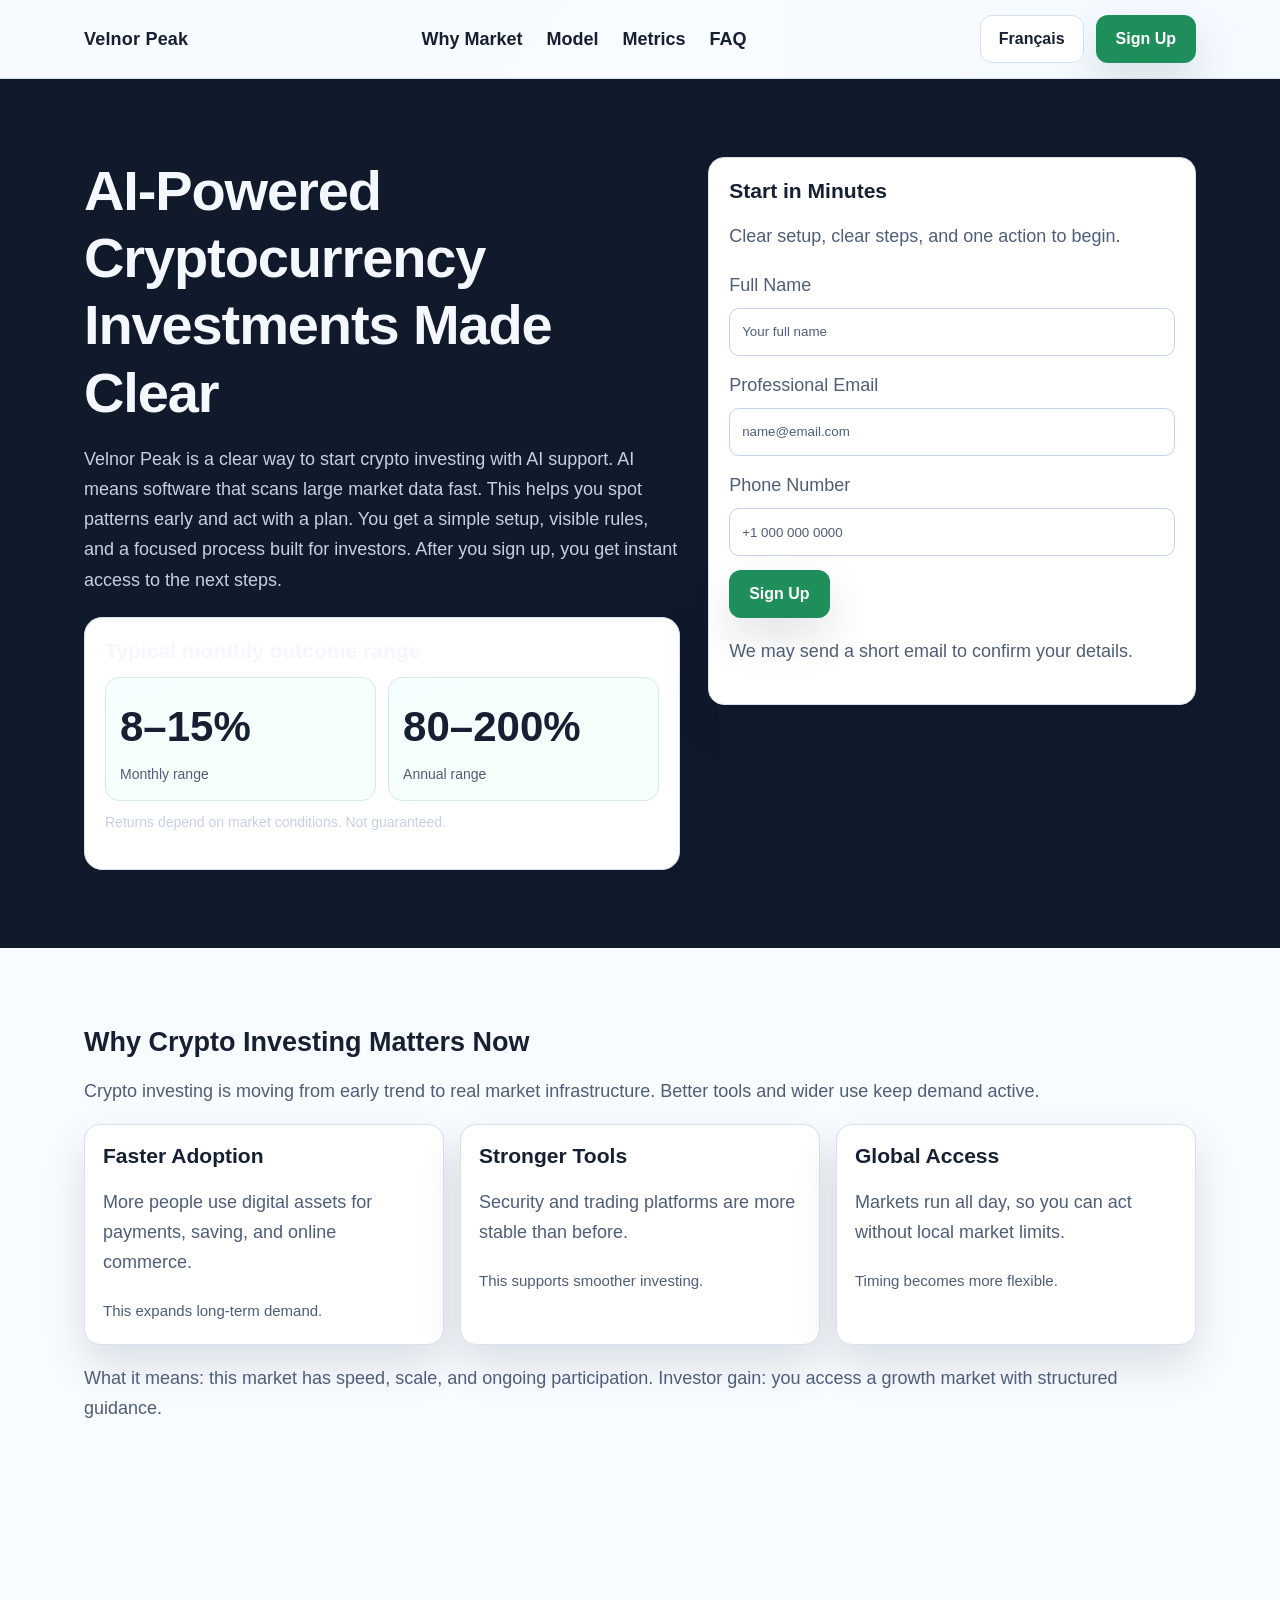
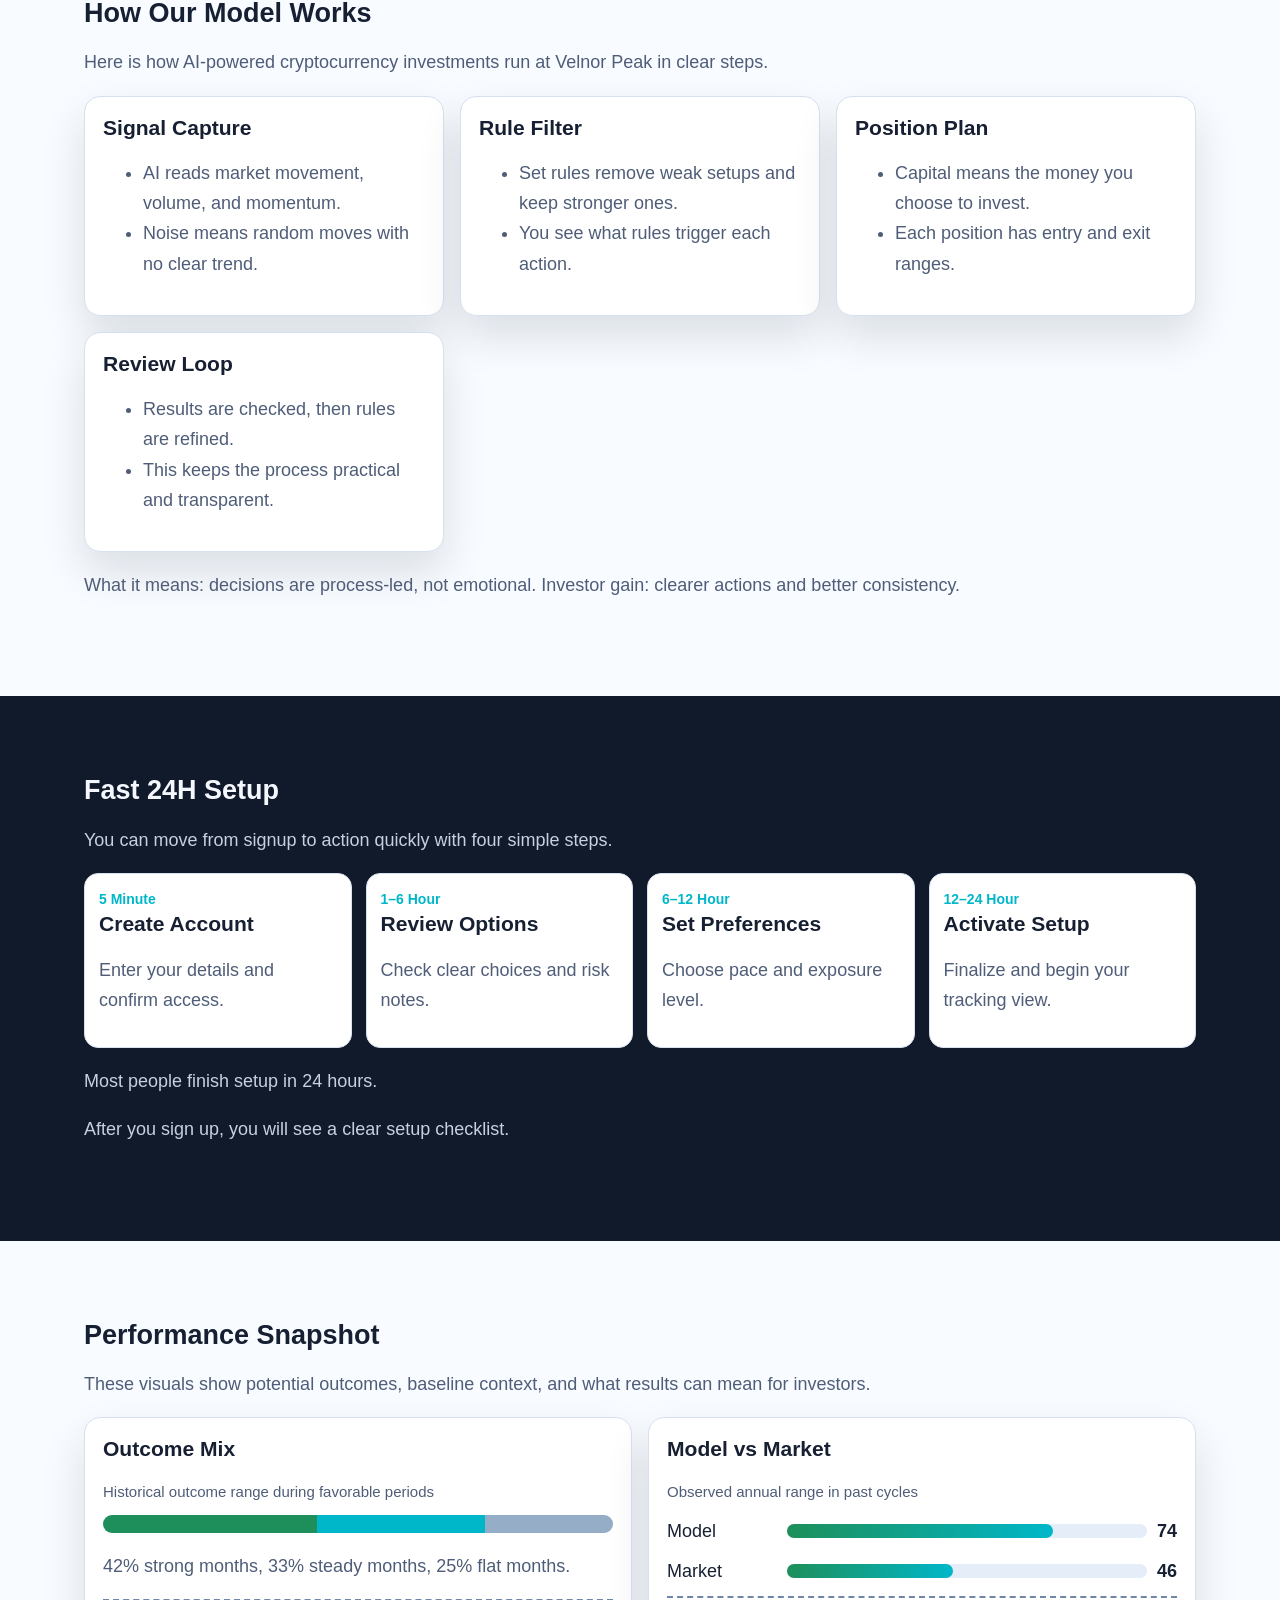
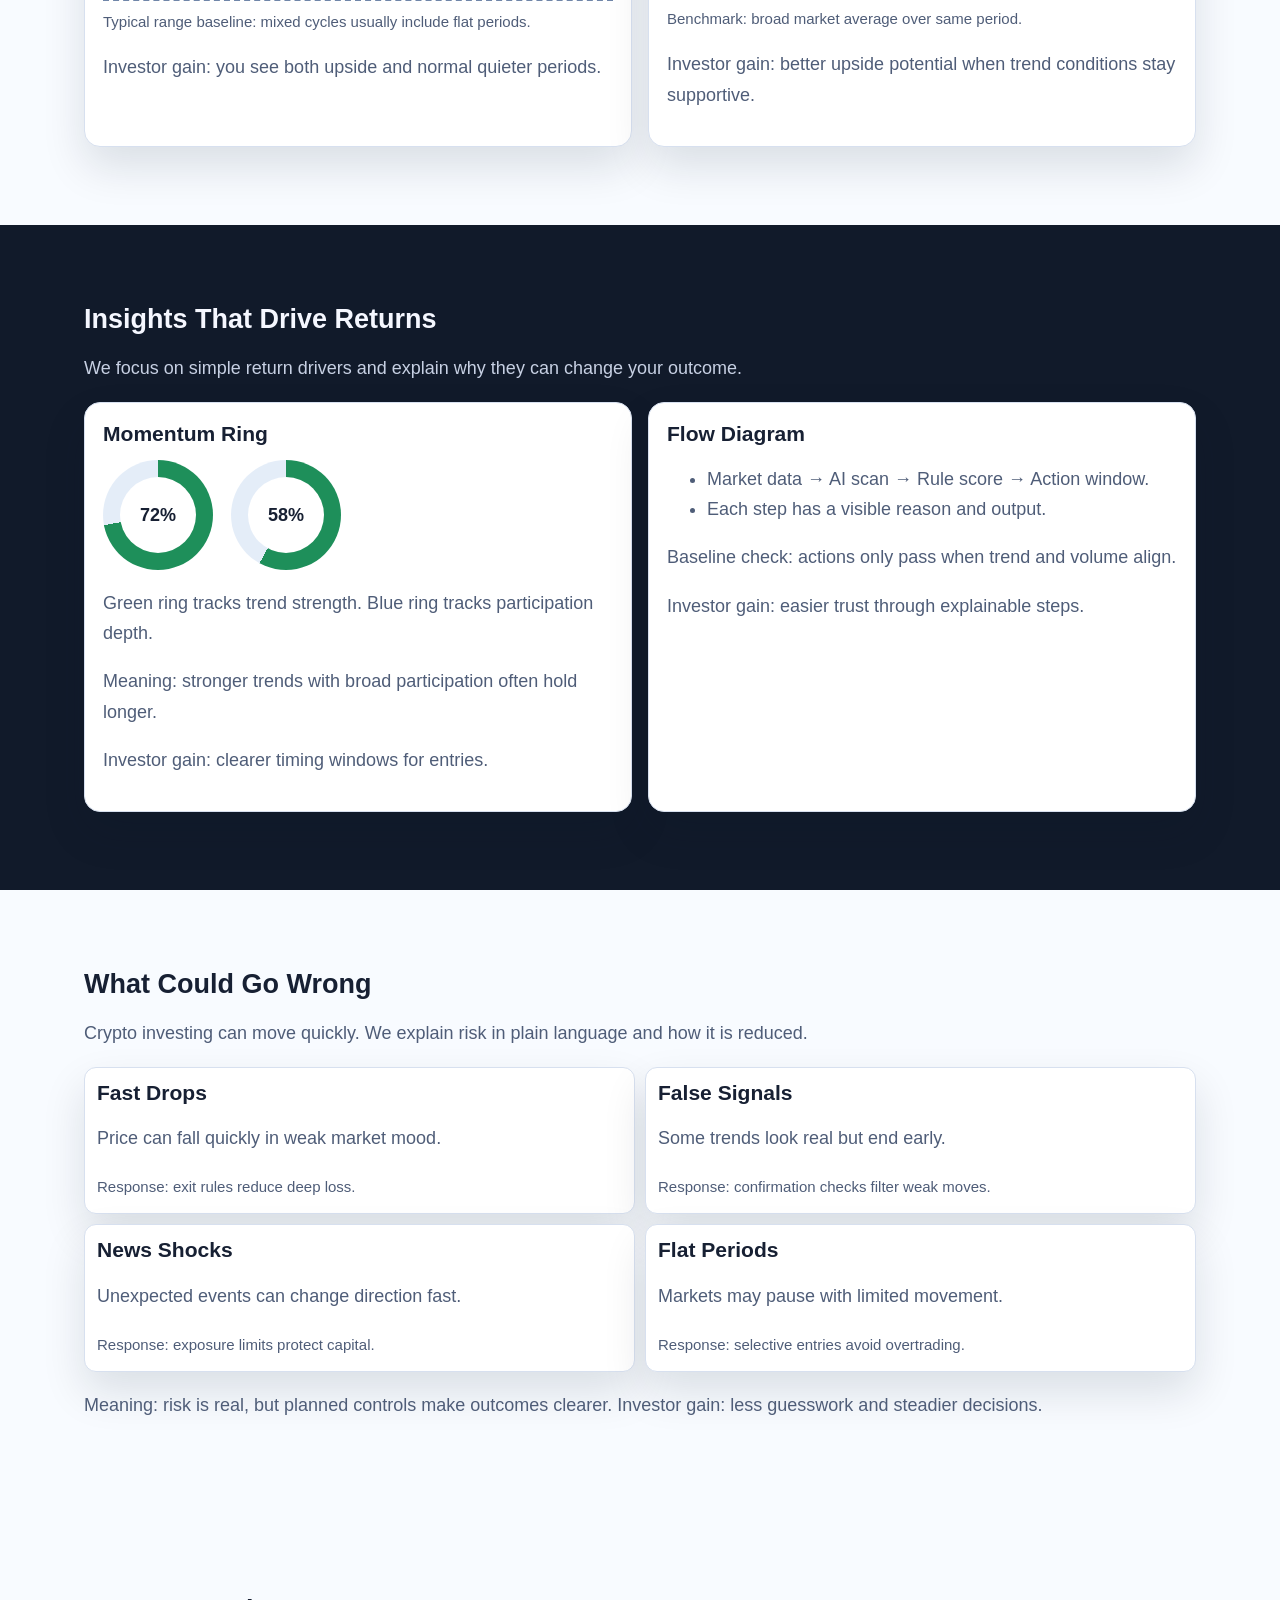
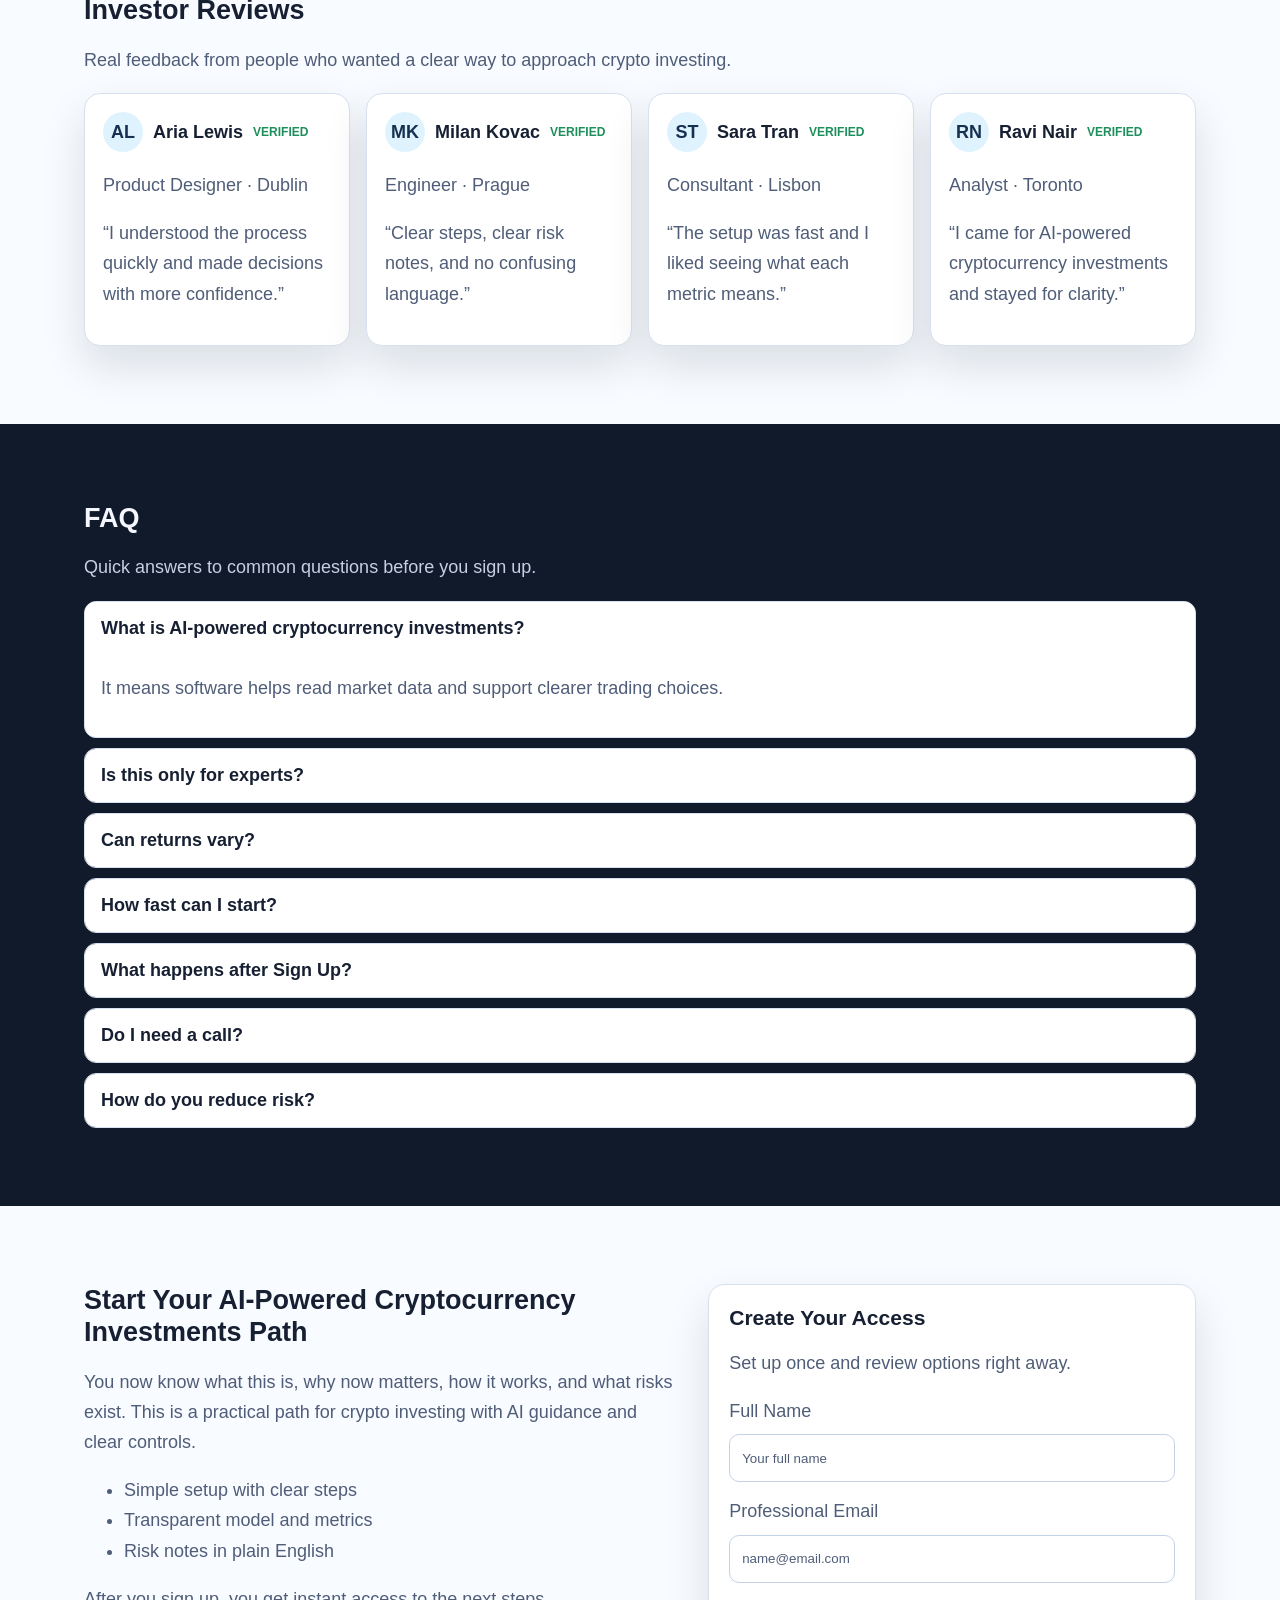
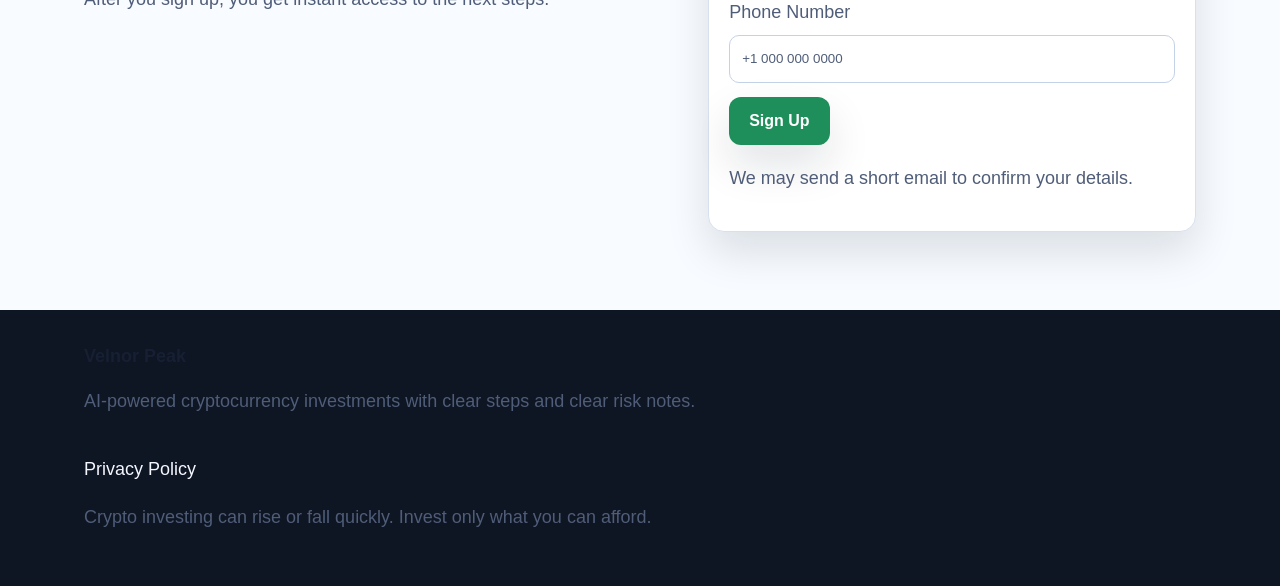
<file: fr/index.html>
<!doctype html>
<html lang="en">
<head>
  <meta charset="UTF-8" />
  <meta name="viewport" content="width=device-width, initial-scale=1.0" />
  <title>Velnor Peak | AI-Powered Cryptocurrency Investments - Français</title>
  <meta name="description" content="Français route in English. Learn a clear AI-powered crypto investing process and sign up in minutes." />
  <link rel="canonical" href="https://velnorpeak.com/../fr/index.html" />
  <link rel="alternate" hreflang="en" href="https://velnorpeak.com/index.html" />
  <link rel="alternate" hreflang="de" href="https://velnorpeak.com/de/index.html" />
  <link rel="alternate" hreflang="fr" href="https://velnorpeak.com/fr/index.html" />
  <link rel="alternate" hreflang="es" href="https://velnorpeak.com/es/index.html" />
  <link rel="alternate" hreflang="it" href="https://velnorpeak.com/it/index.html" />
  <link rel="alternate" hreflang="tr" href="https://velnorpeak.com/tr/index.html" />
  <link rel="alternate" hreflang="pt" href="https://velnorpeak.com/pt/index.html" />
  <link rel="alternate" hreflang="ja" href="https://velnorpeak.com/jp/index.html" />
  <link rel="alternate" hreflang="sk" href="https://velnorpeak.com/sk/index.html" />
  <link rel="alternate" hreflang="nl-BE" href="https://velnorpeak.com/be/index.html" />
  <link rel="alternate" hreflang="x-default" href="https://velnorpeak.com/index.html" />
  <meta property="og:title" content="Velnor Peak | AI-Powered Cryptocurrency Investments - Français" />
  <meta property="og:description" content="Français route in English. Learn a clear AI-powered crypto investing process and sign up in minutes." />
  <meta property="og:type" content="website" />
  <meta property="og:url" content="https://velnorpeak.com/../fr/index.html" />
  <meta name="twitter:card" content="summary_large_image" />
  <meta name="twitter:title" content="Velnor Peak | AI-Powered Cryptocurrency Investments - Français" />
  <meta name="twitter:description" content="Français route in English. Learn a clear AI-powered crypto investing process and sign up in minutes." />
  <link rel="stylesheet" href="../assets/style.css" />
  <script defer src="../assets/app.js"></script>
</head>
<body>
<div class="page-bg" aria-hidden="true"></div>
<header class="site-header">
  <div class="container head-row">
    <div class="brand">Velnor Peak</div>
    <nav class="main-nav" aria-label="Primary">
      <a href="#market">Why Market</a><a href="#model">Model</a><a href="#metrics">Metrics</a><a href="#faq">FAQ</a>
    </nav>
    <div class="right-zone">
      <div class="lang">
        <button class="lang-toggle" aria-label="Current language">Français</button>
        <div class="lang-menu" role="menu">
<a href="../index.html"><span class="flag"><svg viewBox="0 0 30 20" width="16" height="12"><rect width="30" height="20" fill="#012169"/><path d="M0 0l30 20M30 0L0 20" stroke="#fff" stroke-width="4"/><path d="M0 0l30 20M30 0L0 20" stroke="#c8102e" stroke-width="2"/><path d="M15 0v20M0 10h30" stroke="#fff" stroke-width="6"/><path d="M15 0v20M0 10h30" stroke="#c8102e" stroke-width="3"/></svg></span>English</a>
<a href="../de/index.html"><span class="flag"><svg viewBox="0 0 3 2" width="16" height="12"><rect width="3" height="2" fill="#ffce00"/><rect width="3" height="1.33" fill="#dd0000"/><rect width="3" height="0.66" fill="#000"/></svg></span>Deutsch</a>
<a href="../fr/index.html"><span class="flag"><svg viewBox="0 0 3 2" width="16" height="12"><rect width="1" height="2" fill="#0055a4"/><rect x="1" width="1" height="2" fill="#fff"/><rect x="2" width="1" height="2" fill="#ef4135"/></svg></span>Français</a>
<a href="../es/index.html"><span class="flag"><svg viewBox="0 0 3 2" width="16" height="12"><rect width="3" height="2" fill="#aa151b"/><rect y="0.5" width="3" height="1" fill="#f1bf00"/></svg></span>Español</a>
<a href="../it/index.html"><span class="flag"><svg viewBox="0 0 3 2" width="16" height="12"><rect width="1" height="2" fill="#009246"/><rect x="1" width="1" height="2" fill="#fff"/><rect x="2" width="1" height="2" fill="#ce2b37"/></svg></span>Italiano</a>
<a href="../tr/index.html"><span class="flag"><svg viewBox="0 0 30 20" width="16" height="12"><rect width="30" height="20" fill="#e30a17"/><circle cx="12" cy="10" r="5" fill="#fff"/><circle cx="13.5" cy="10" r="4" fill="#e30a17"/></svg></span>Türkçe</a>
<a href="../pt/index.html"><span class="flag"><svg viewBox="0 0 30 20" width="16" height="12"><rect width="12" height="20" fill="#006600"/><rect x="12" width="18" height="20" fill="#ff0000"/></svg></span>Português</a>
<a href="../jp/index.html"><span class="flag"><svg viewBox="0 0 3 2" width="16" height="12"><rect width="3" height="2" fill="#fff"/><circle cx="1.5" cy="1" r="0.55" fill="#bc002d"/></svg></span>日本語</a>
<a href="../sk/index.html"><span class="flag"><svg viewBox="0 0 30 20" width="16" height="12"><rect width="30" height="20" fill="#ee1c25"/><rect width="30" height="13.3" fill="#0b4ea2"/><rect width="30" height="6.6" fill="#fff"/></svg></span>Slovak</a>
<a href="../be/index.html"><span class="flag"><svg viewBox="0 0 3 2" width="16" height="12"><rect width="1" height="2" fill="#000"/><rect x="1" width="1" height="2" fill="#ffd90c"/><rect x="2" width="1" height="2" fill="#ef3340"/></svg></span>Nederlands (BE)</a>
</div>
      </div>
      <a class="btn btn-primary" href="#signup">Sign Up</a>
      <button class="burger" aria-label="Open menu">☰</button>
    </div>
  </div>
</header>

<div class="drawer" aria-hidden="true">
  <div class="drawer-backdrop"></div>
  <div class="drawer-panel">
    <div class="drawer-top"><strong>Menu</strong><button class="drawer-close" aria-label="Close menu">✕</button></div>
    <nav class="drawer-nav" aria-label="Mobile">
      <a href="#market">Why Market</a><a href="#model">Model</a><a href="#process">Process</a><a href="#faq">FAQ</a>
    </nav>
    <div class="lang" style="margin:10px 0 14px">
      <button class="lang-toggle" aria-label="Current language">Français</button>
      <div class="lang-menu">
<a href="../index.html"><span class="flag"><svg viewBox="0 0 30 20" width="16" height="12"><rect width="30" height="20" fill="#012169"/><path d="M0 0l30 20M30 0L0 20" stroke="#fff" stroke-width="4"/><path d="M0 0l30 20M30 0L0 20" stroke="#c8102e" stroke-width="2"/><path d="M15 0v20M0 10h30" stroke="#fff" stroke-width="6"/><path d="M15 0v20M0 10h30" stroke="#c8102e" stroke-width="3"/></svg></span>English</a>
<a href="../de/index.html"><span class="flag"><svg viewBox="0 0 3 2" width="16" height="12"><rect width="3" height="2" fill="#ffce00"/><rect width="3" height="1.33" fill="#dd0000"/><rect width="3" height="0.66" fill="#000"/></svg></span>Deutsch</a>
<a href="../fr/index.html"><span class="flag"><svg viewBox="0 0 3 2" width="16" height="12"><rect width="1" height="2" fill="#0055a4"/><rect x="1" width="1" height="2" fill="#fff"/><rect x="2" width="1" height="2" fill="#ef4135"/></svg></span>Français</a>
<a href="../es/index.html"><span class="flag"><svg viewBox="0 0 3 2" width="16" height="12"><rect width="3" height="2" fill="#aa151b"/><rect y="0.5" width="3" height="1" fill="#f1bf00"/></svg></span>Español</a>
<a href="../it/index.html"><span class="flag"><svg viewBox="0 0 3 2" width="16" height="12"><rect width="1" height="2" fill="#009246"/><rect x="1" width="1" height="2" fill="#fff"/><rect x="2" width="1" height="2" fill="#ce2b37"/></svg></span>Italiano</a>
<a href="../tr/index.html"><span class="flag"><svg viewBox="0 0 30 20" width="16" height="12"><rect width="30" height="20" fill="#e30a17"/><circle cx="12" cy="10" r="5" fill="#fff"/><circle cx="13.5" cy="10" r="4" fill="#e30a17"/></svg></span>Türkçe</a>
<a href="../pt/index.html"><span class="flag"><svg viewBox="0 0 30 20" width="16" height="12"><rect width="12" height="20" fill="#006600"/><rect x="12" width="18" height="20" fill="#ff0000"/></svg></span>Português</a>
<a href="../jp/index.html"><span class="flag"><svg viewBox="0 0 3 2" width="16" height="12"><rect width="3" height="2" fill="#fff"/><circle cx="1.5" cy="1" r="0.55" fill="#bc002d"/></svg></span>日本語</a>
<a href="../sk/index.html"><span class="flag"><svg viewBox="0 0 30 20" width="16" height="12"><rect width="30" height="20" fill="#ee1c25"/><rect width="30" height="13.3" fill="#0b4ea2"/><rect width="30" height="6.6" fill="#fff"/></svg></span>Slovak</a>
<a href="../be/index.html"><span class="flag"><svg viewBox="0 0 3 2" width="16" height="12"><rect width="1" height="2" fill="#000"/><rect x="1" width="1" height="2" fill="#ffd90c"/><rect x="2" width="1" height="2" fill="#ef3340"/></svg></span>Nederlands (BE)</a>
</div>
    </div>
    <a class="btn btn-primary" href="#signup">Sign Up</a>
  </div>
</div>

<main>
<section class="section dark hero">
  <div class="container hero-grid">
    <div data-reveal>
      <h1>AI-Powered Cryptocurrency Investments Made Clear</h1>
      <p class="hero-intro">Velnor Peak is a clear way to start crypto investing with AI support. AI means software that scans large market data fast. This helps you spot patterns early and act with a plan. You get a simple setup, visible rules, and a focused process built for investors. After you sign up, you get instant access to the next steps.</p>
      <div class="performance">
        <h3>Typical monthly outcome range</h3>
        <div class="perf-grid">
          <div class="perf-card"><div class="perf-num">8–15%</div><div class="perf-label">Monthly range</div></div>
          <div class="perf-card"><div class="perf-num">80–200%</div><div class="perf-label">Annual range</div></div>
        </div>
        <p class="perf-note">Returns depend on market conditions. Not guaranteed.</p>
      </div>
    </div>
    <form class="form-card" id="signup" data-reveal>
      <h3 class="form-title">Start in Minutes</h3>
      <p class="form-sub">Clear setup, clear steps, and one action to begin.</p>
      <label for="n1">Full Name</label><input id="n1" name="name" placeholder="Your full name" required />
      <label for="e1">Professional Email</label><input id="e1" name="email" type="email" placeholder="name@email.com" required />
      <label for="p1">Phone Number</label><input id="p1" name="phone" placeholder="+1 000 000 0000" required />
      <button class="btn btn-primary" type="submit">Sign Up</button>
      <p class="muted">We may send a short email to confirm your details.</p>
    </form>
  </div>
</section>

<section class="section light" id="market"><div class="container" data-reveal>
  <h2>Why Crypto Investing Matters Now</h2>
  <p>Crypto investing is moving from early trend to real market infrastructure. Better tools and wider use keep demand active.</p>
  <div class="grid-3">
    <article class="card"><h3>Faster Adoption</h3><p>More people use digital assets for payments, saving, and online commerce.</p><small class="muted">This expands long-term demand.</small></article>
    <article class="card"><h3>Stronger Tools</h3><p>Security and trading platforms are more stable than before.</p><small class="muted">This supports smoother investing.</small></article>
    <article class="card"><h3>Global Access</h3><p>Markets run all day, so you can act without local market limits.</p><small class="muted">Timing becomes more flexible.</small></article>
  </div>
  <p>What it means: this market has speed, scale, and ongoing participation. Investor gain: you access a growth market with structured guidance.</p>
</div></section>

<section class="section light" id="model"><div class="container" data-reveal>
  <h2>How Our Model Works</h2>
  <p>Here is how AI-powered cryptocurrency investments run at Velnor Peak in clear steps.</p>
  <div class="grid-2">
    <article class="card"><h3>Signal Capture</h3><ul><li>AI reads market movement, volume, and momentum.</li><li>Noise means random moves with no clear trend.</li></ul></article>
    <article class="card"><h3>Rule Filter</h3><ul><li>Set rules remove weak setups and keep stronger ones.</li><li>You see what rules trigger each action.</li></ul></article>
    <article class="card"><h3>Position Plan</h3><ul><li>Capital means the money you choose to invest.</li><li>Each position has entry and exit ranges.</li></ul></article>
    <article class="card"><h3>Review Loop</h3><ul><li>Results are checked, then rules are refined.</li><li>This keeps the process practical and transparent.</li></ul></article>
  </div>
  <p>What it means: decisions are process-led, not emotional. Investor gain: clearer actions and better consistency.</p>
</div></section>

<section class="section dark" id="process"><div class="container" data-reveal>
  <h2>Fast 24H Setup</h2>
  <p>You can move from signup to action quickly with four simple steps.</p>
  <div class="process">
    <article class="process-card"><div class="time">5 Minute</div><h3>Create Account</h3><p>Enter your details and confirm access.</p></article>
    <article class="process-card"><div class="time">1–6 Hour</div><h3>Review Options</h3><p>Check clear choices and risk notes.</p></article>
    <article class="process-card"><div class="time">6–12 Hour</div><h3>Set Preferences</h3><p>Choose pace and exposure level.</p></article>
    <article class="process-card"><div class="time">12–24 Hour</div><h3>Activate Setup</h3><p>Finalize and begin your tracking view.</p></article>
  </div>
  <p>Most people finish setup in 24 hours.</p>
  <p>After you sign up, you will see a clear setup checklist.</p>
</div></section>

<section class="section light" id="metrics"><div class="container" data-reveal>
  <h2>Performance Snapshot</h2>
  <p>These visuals show potential outcomes, baseline context, and what results can mean for investors.</p>
  <div class="grid-2">
    <article class="card chart-stack"><h3>Outcome Mix</h3><small class="muted">Historical outcome range during favorable periods</small>
      <div class="seg"><span class="s1" style="width:42%"></span><span class="s2" style="width:33%"></span><span class="s3" style="width:25%"></span></div>
      <p>42% strong months, 33% steady months, 25% flat months.</p>
      <p class="benchmark">Typical range baseline: mixed cycles usually include flat periods.</p>
      <p>Investor gain: you see both upside and normal quieter periods.</p>
    </article>
    <article class="card comp-bars"><h3>Model vs Market</h3><small class="muted">Observed annual range in past cycles</small>
      <div class="row"><span>Model</span><div class="bar"><div class="fill" style="width:74%"></div></div><strong>74</strong></div>
      <div class="row"><span>Market</span><div class="bar"><div class="fill" style="width:46%"></div></div><strong>46</strong></div>
      <p class="benchmark">Benchmark: broad market average over same period.</p>
      <p>Investor gain: better upside potential when trend conditions stay supportive.</p>
    </article>
  </div>
</div></section>

<section class="section dark" id="insights"><div class="container" data-reveal>
  <h2>Insights That Drive Returns</h2>
  <p>We focus on simple return drivers and explain why they can change your outcome.</p>
  <div class="grid-2">
    <article class="card"><h3>Momentum Ring</h3><div class="rings"><div class="ring" style="--v:72%"><span>72%</span></div><div class="ring" style="--v:58%"><span>58%</span></div></div><p>Green ring tracks trend strength. Blue ring tracks participation depth.</p><p>Meaning: stronger trends with broad participation often hold longer.</p><p>Investor gain: clearer timing windows for entries.</p></article>
    <article class="card"><h3>Flow Diagram</h3><ul><li>Market data → AI scan → Rule score → Action window.</li><li>Each step has a visible reason and output.</li></ul><p>Baseline check: actions only pass when trend and volume align.</p><p>Investor gain: easier trust through explainable steps.</p></article>
  </div>
</div></section>

<section class="section light" id="risk"><div class="container" data-reveal>
  <h2>What Could Go Wrong</h2>
  <p>Crypto investing can move quickly. We explain risk in plain language and how it is reduced.</p>
  <div class="risk-matrix">
    <div class="card"><h3>Fast Drops</h3><p>Price can fall quickly in weak market mood.</p><small class="muted">Response: exit rules reduce deep loss.</small></div>
    <div class="card"><h3>False Signals</h3><p>Some trends look real but end early.</p><small class="muted">Response: confirmation checks filter weak moves.</small></div>
    <div class="card"><h3>News Shocks</h3><p>Unexpected events can change direction fast.</p><small class="muted">Response: exposure limits protect capital.</small></div>
    <div class="card"><h3>Flat Periods</h3><p>Markets may pause with limited movement.</p><small class="muted">Response: selective entries avoid overtrading.</small></div>
  </div>
  <p>Meaning: risk is real, but planned controls make outcomes clearer. Investor gain: less guesswork and steadier decisions.</p>
</div></section>

<section class="section light" id="reviews"><div class="container" data-reveal>
  <h2>Investor Reviews</h2><p>Real feedback from people who wanted a clear way to approach crypto investing.</p>
  <div class="reviews">
    <article class="card review-card"><div class="avatar-row"><span class="avatar">AL</span><strong>Aria Lewis</strong><span class="verified">VERIFIED</span></div><p>Product Designer · Dublin</p><p>“I understood the process quickly and made decisions with more confidence.”</p></article>
    <article class="card review-card"><div class="avatar-row"><span class="avatar">MK</span><strong>Milan Kovac</strong><span class="verified">VERIFIED</span></div><p>Engineer · Prague</p><p>“Clear steps, clear risk notes, and no confusing language.”</p></article>
    <article class="card review-card"><div class="avatar-row"><span class="avatar">ST</span><strong>Sara Tran</strong><span class="verified">VERIFIED</span></div><p>Consultant · Lisbon</p><p>“The setup was fast and I liked seeing what each metric means.”</p></article>
    <article class="card review-card"><div class="avatar-row"><span class="avatar">RN</span><strong>Ravi Nair</strong><span class="verified">VERIFIED</span></div><p>Analyst · Toronto</p><p>“I came for AI-powered cryptocurrency investments and stayed for clarity.”</p></article>
  </div>
</div></section>

<section class="section dark" id="faq"><div class="container" data-reveal>
  <h2>FAQ</h2><p>Quick answers to common questions before you sign up.</p>
  <div class="faq-list">
    <article class="faq-item open"><button class="faq-q">What is AI-powered cryptocurrency investments?</button><div class="faq-a"><p>It means software helps read market data and support clearer trading choices.</p></div></article>
    <article class="faq-item"><button class="faq-q">Is this only for experts?</button><div class="faq-a"><p>No. It is built for investors who want a clear process.</p></div></article>
    <article class="faq-item"><button class="faq-q">Can returns vary?</button><div class="faq-a"><p>Yes. Returns move with market conditions and are never guaranteed.</p></div></article>
    <article class="faq-item"><button class="faq-q">How fast can I start?</button><div class="faq-a"><p>Most people complete setup in 24 hours.</p></div></article>
    <article class="faq-item"><button class="faq-q">What happens after Sign Up?</button><div class="faq-a"><p>After you sign up, you can review the options and choose what to do next.</p></div></article>
    <article class="faq-item"><button class="faq-q">Do I need a call?</button><div class="faq-a"><p>No calls are required. The process is self-serve and clear.</p></div></article>
    <article class="faq-item"><button class="faq-q">How do you reduce risk?</button><div class="faq-a"><p>We use entry rules, exit ranges, and exposure limits.</p></div></article>
  </div>
</div></section>

<section class="section light" id="final"><div class="container hero-grid" data-reveal>
  <div>
    <h2>Start Your AI-Powered Cryptocurrency Investments Path</h2>
    <p>You now know what this is, why now matters, how it works, and what risks exist. This is a practical path for crypto investing with AI guidance and clear controls.</p>
    <ul>
      <li>Simple setup with clear steps</li>
      <li>Transparent model and metrics</li>
      <li>Risk notes in plain English</li>
    </ul>
    <p>After you sign up, you get instant access to the next steps.</p>
  </div>
  <form class="form-card">
    <h3 class="form-title">Create Your Access</h3>
    <p class="form-sub">Set up once and review options right away.</p>
    <label for="n2">Full Name</label><input id="n2" name="name2" placeholder="Your full name" required />
    <label for="e2">Professional Email</label><input id="e2" name="email2" type="email" placeholder="name@email.com" required />
    <label for="p2">Phone Number</label><input id="p2" name="phone2" placeholder="+1 000 000 0000" required />
    <button class="btn btn-primary" type="submit">Sign Up</button>
    <p class="muted">We may send a short email to confirm your details.</p>
  </form>
</div></section>
</main>

<footer>
  <div class="container footer-panel">
    <div><h4>Velnor Peak</h4><p>AI-powered cryptocurrency investments with clear steps and clear risk notes.</p></div>
    <div><a href="#" data-open-privacy style="color:#f5f7ff">Privacy Policy</a><p>Crypto investing can rise or fall quickly. Invest only what you can afford.</p></div>
  </div>
</footer>

<div class="modal" id="privacy-modal" aria-hidden="true">
  <div class="modal-backdrop"></div>
  <div class="modal-dialog">
    <button class="modal-close-x" aria-label="Close privacy">✕</button>
    <h2>Privacy Policy</h2>
    <p>Introduction: We use your data to provide access and support account safety.</p>
    <p>Data collection: We collect name, email, phone, and technical visit data.</p>
    <p>Legal basis: We process data for service delivery and consent-based communication.</p>
    <p>Cookies: Cookies help site performance, login flow, and basic analytics.</p>
    <p>Retention: Data is kept only as long as needed for service and legal duties.</p>
    <p>Third-party sharing: We share limited data with secure providers needed for operations.</p>
    <p>Security: We use access controls and monitored systems to protect your information.</p>
    <p>User rights: You can request access, correction, deletion, or data export.</p>
    <p>International transfers: Data may be processed in other regions with safeguards.</p>
    <p>Industry risk disclosure: Digital asset markets are volatile and outcomes can vary.</p>
    <p>Contact: Reach us by email through the support address on this website.</p>
    <div class="modal-foot"><button class="btn" data-close-modal>Close</button></div>
  </div>
</div>

<script type="application/ld+json">{"@context":"https://schema.org","@type":"Organization","name":"Velnor Peak","url":"https://velnorpeak.com","logo":"https://velnorpeak.com/assets/img/logo.png"}</script>
<script type="application/ld+json">{"@context":"https://schema.org","@type":"WebSite","name":"Velnor Peak","url":"https://velnorpeak.com"}</script>
<script type="application/ld+json">{"@context":"https://schema.org","@type":"FAQPage","mainEntity":[{"@type":"Question","name":"What is AI-powered cryptocurrency investments?","acceptedAnswer":{"@type":"Answer","text":"Software helps read market data and support clearer choices."}},{"@type":"Question","name":"How fast can I start?","acceptedAnswer":{"@type":"Answer","text":"Most people complete setup in 24 hours."}}]}</script>
<script type="application/ld+json">{"@context":"https://schema.org","@type":"Review","author":{"@type":"Person","name":"Aria Lewis"},"reviewBody":"I understood the process quickly and made decisions with more confidence.","reviewRating":{"@type":"Rating","ratingValue":"5","bestRating":"5"},"itemReviewed":{"@type":"Service","name":"Velnor Peak onboarding"}}</script>
</body></html>
</file>
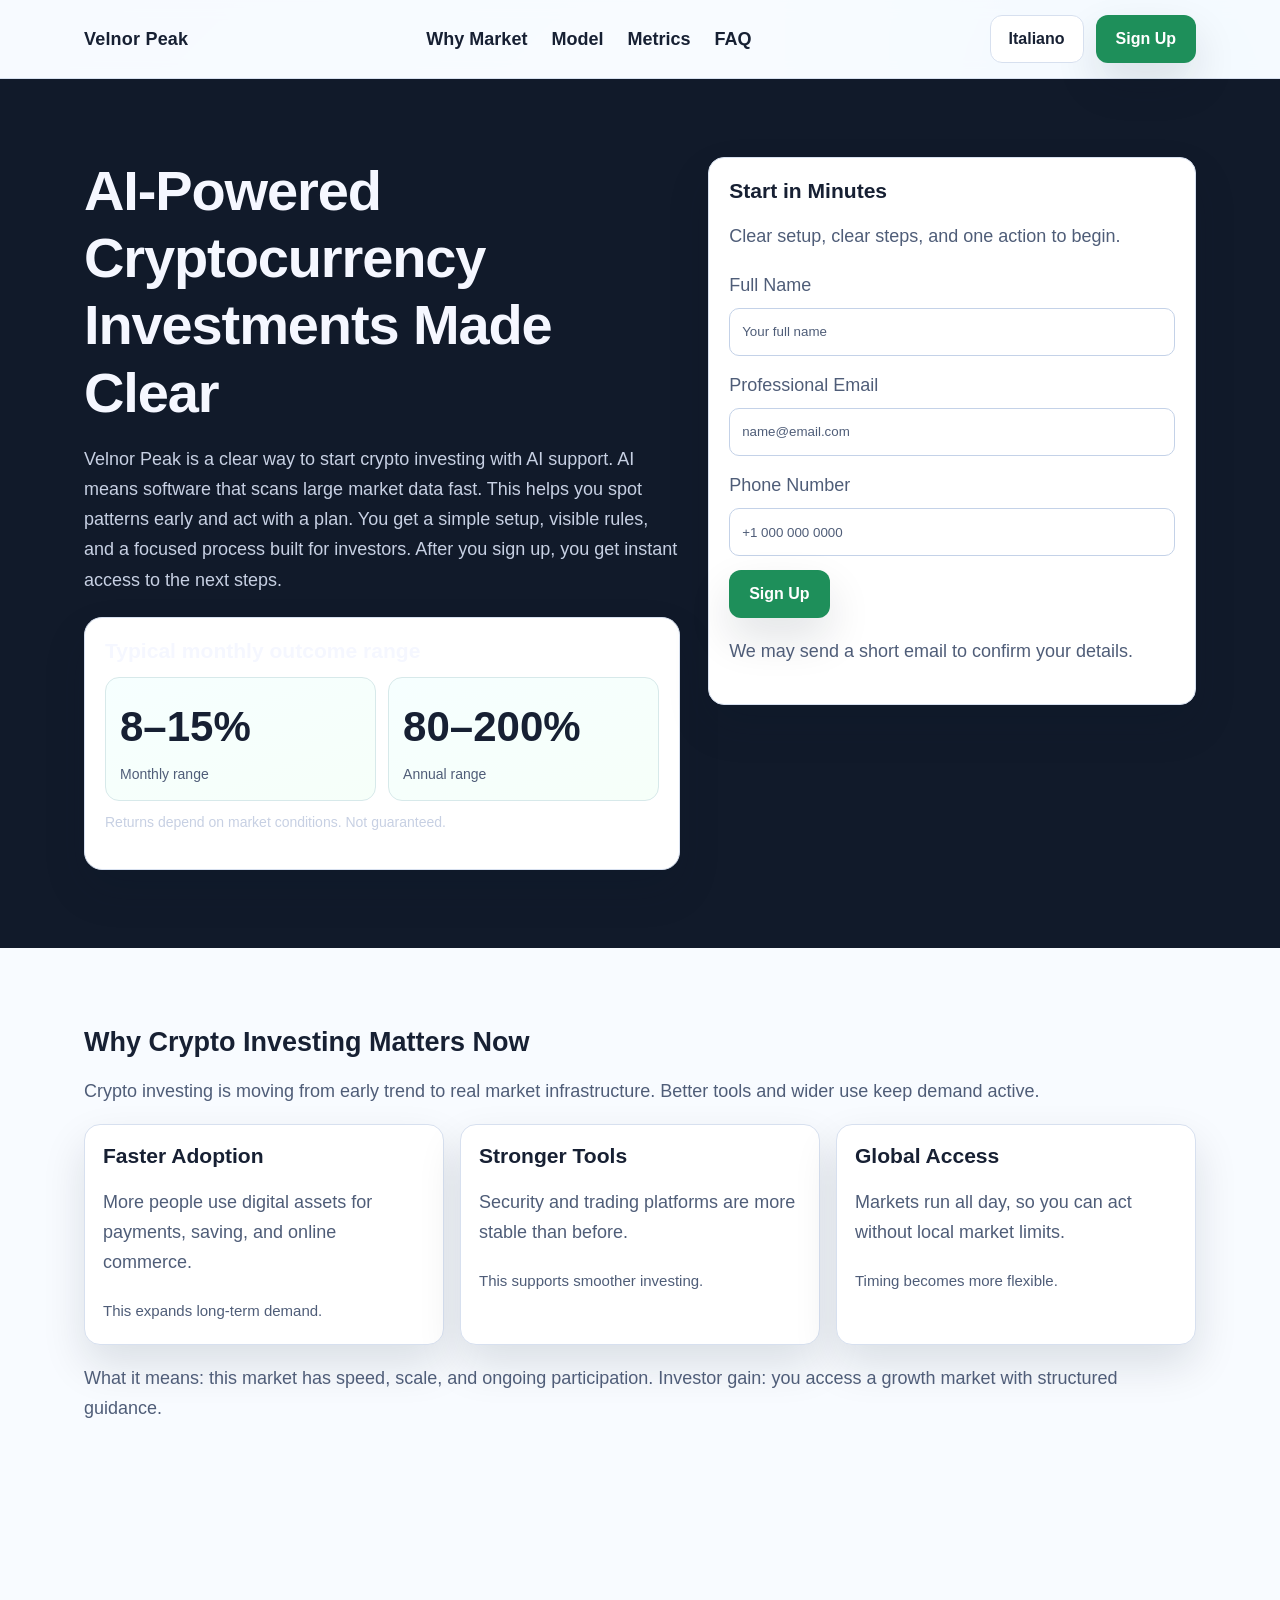
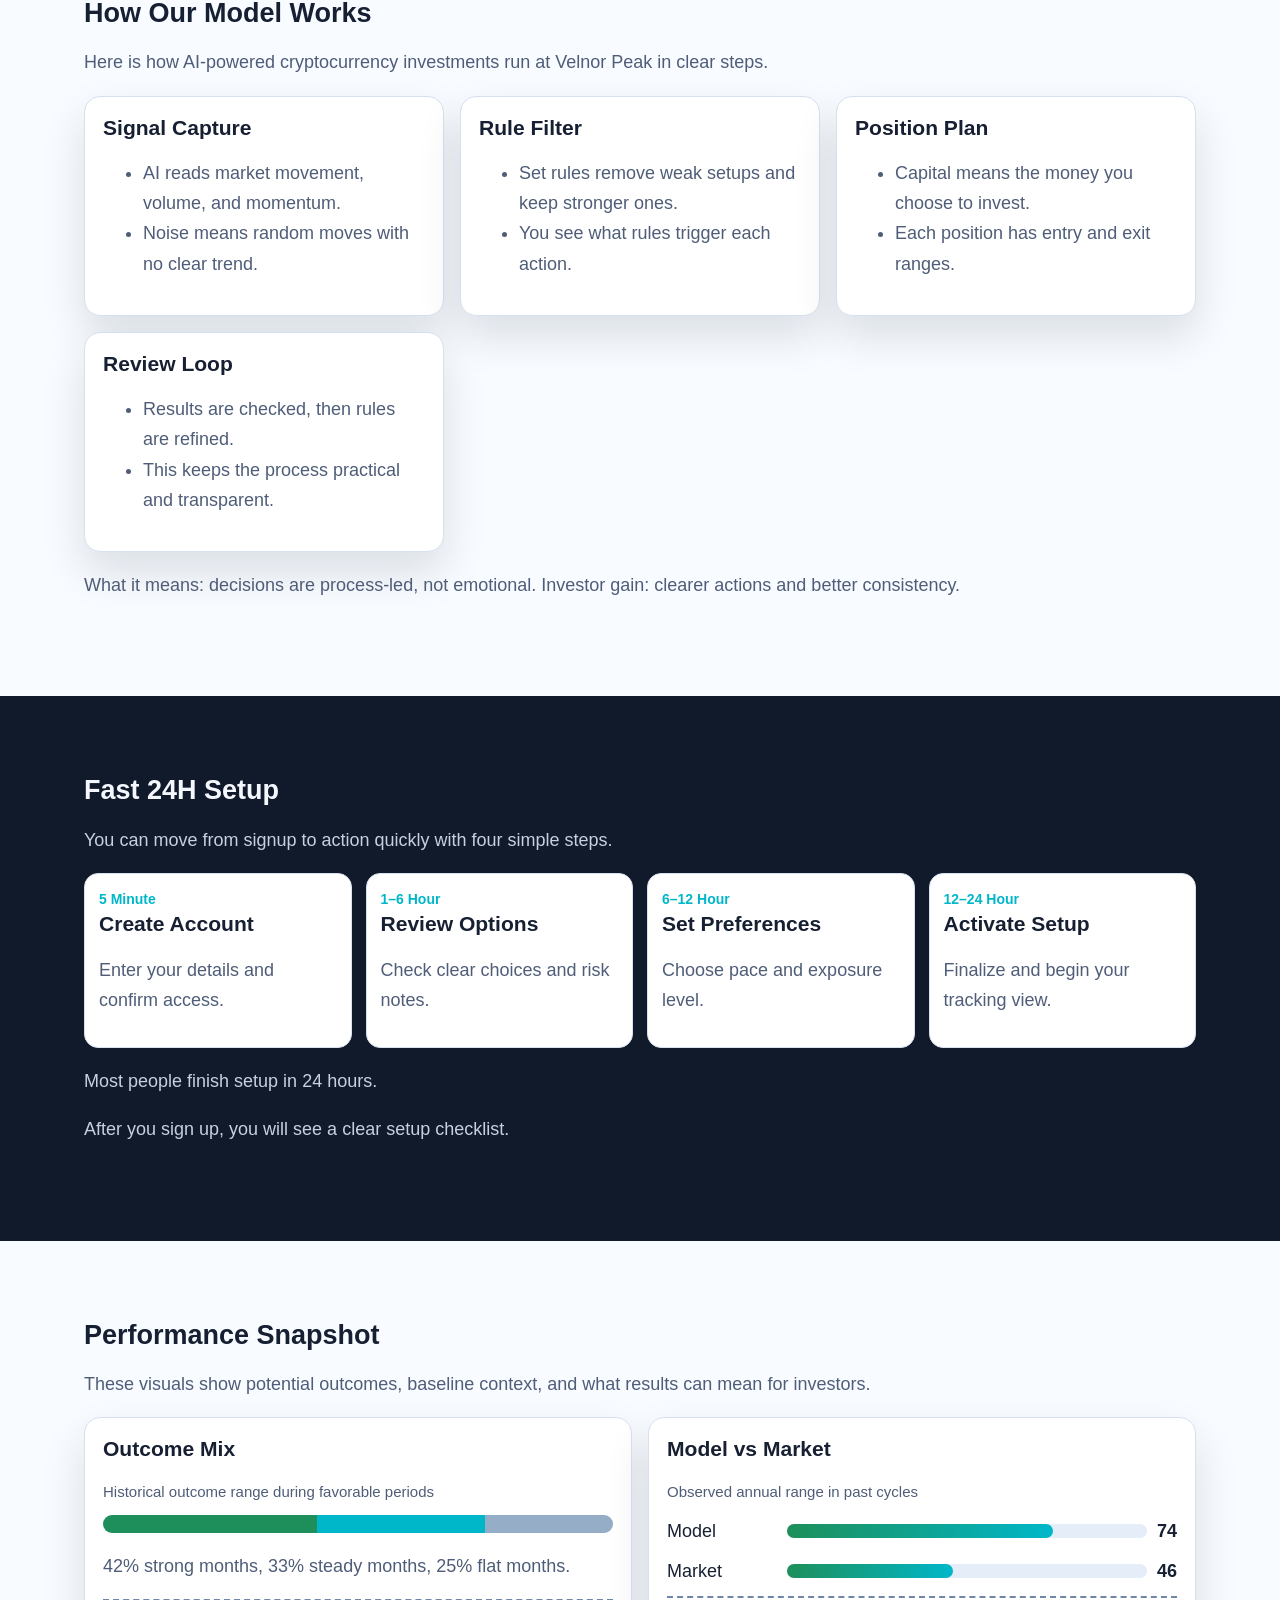
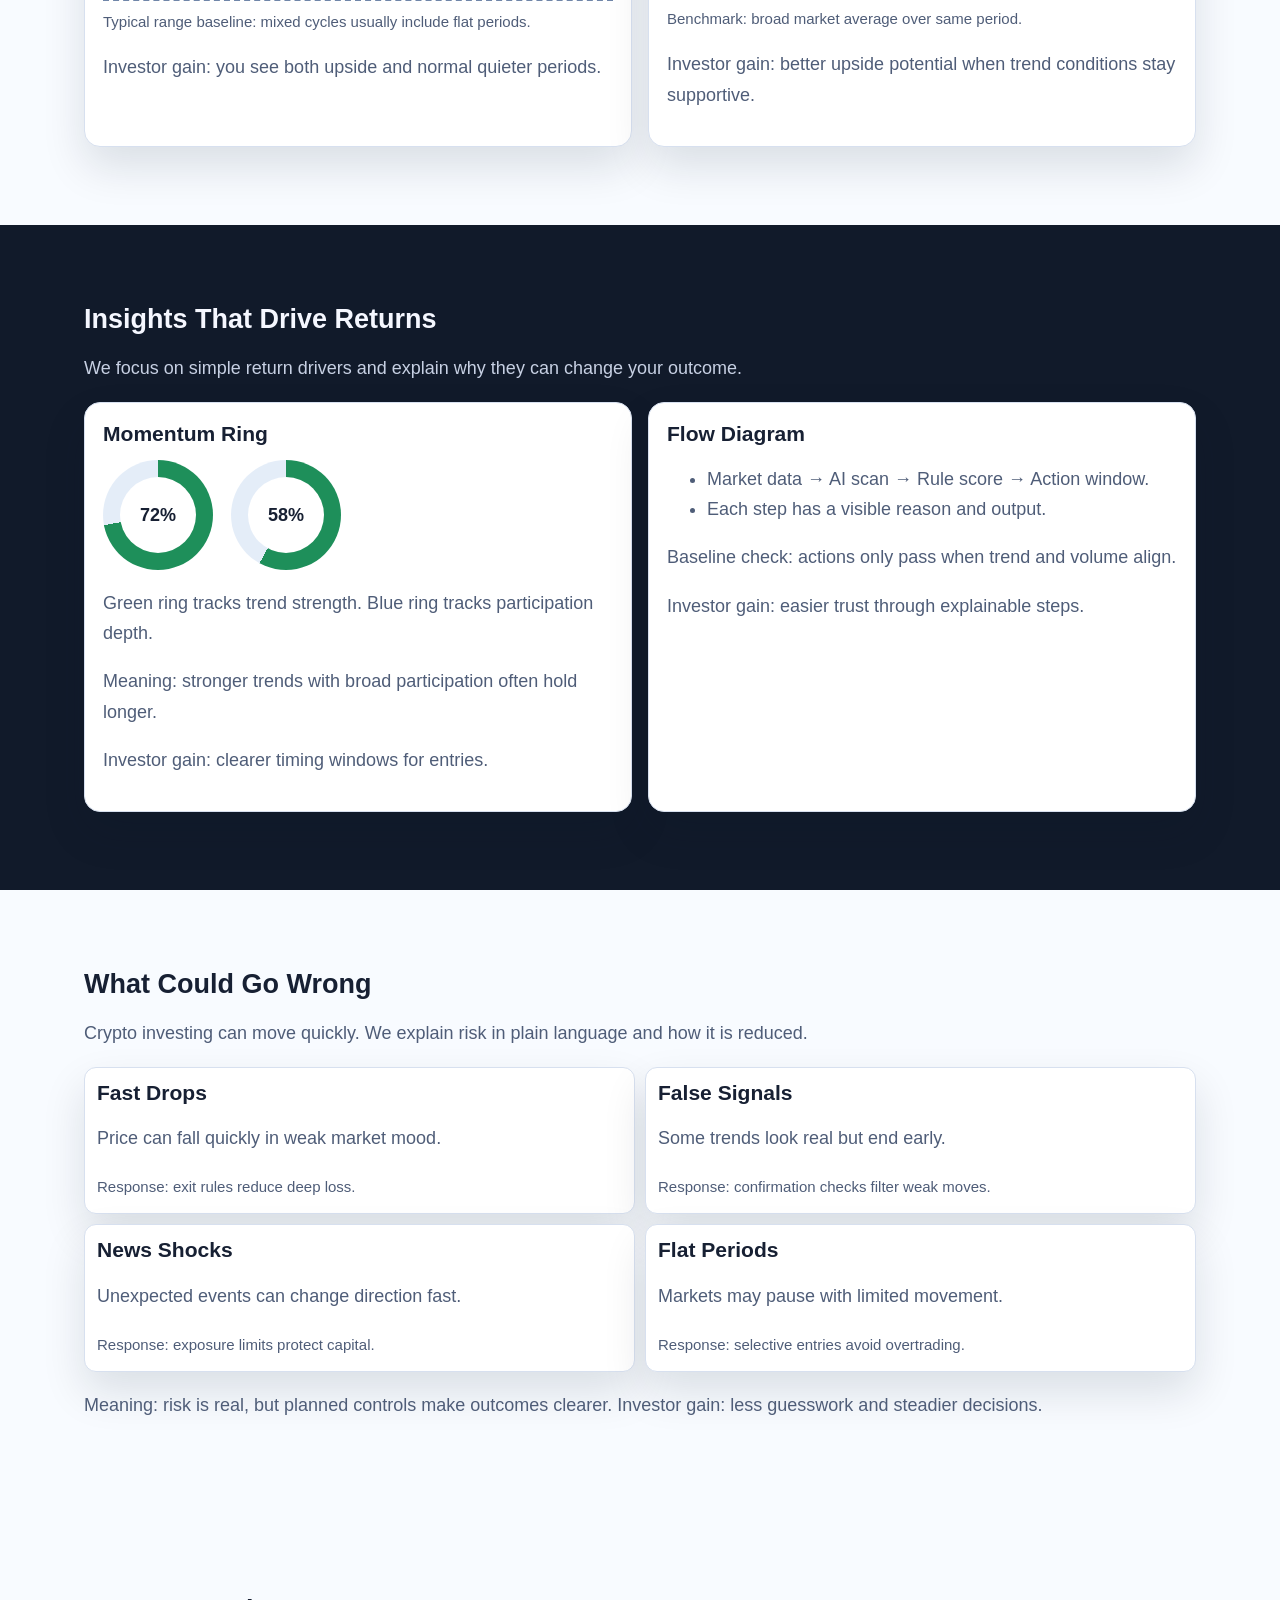
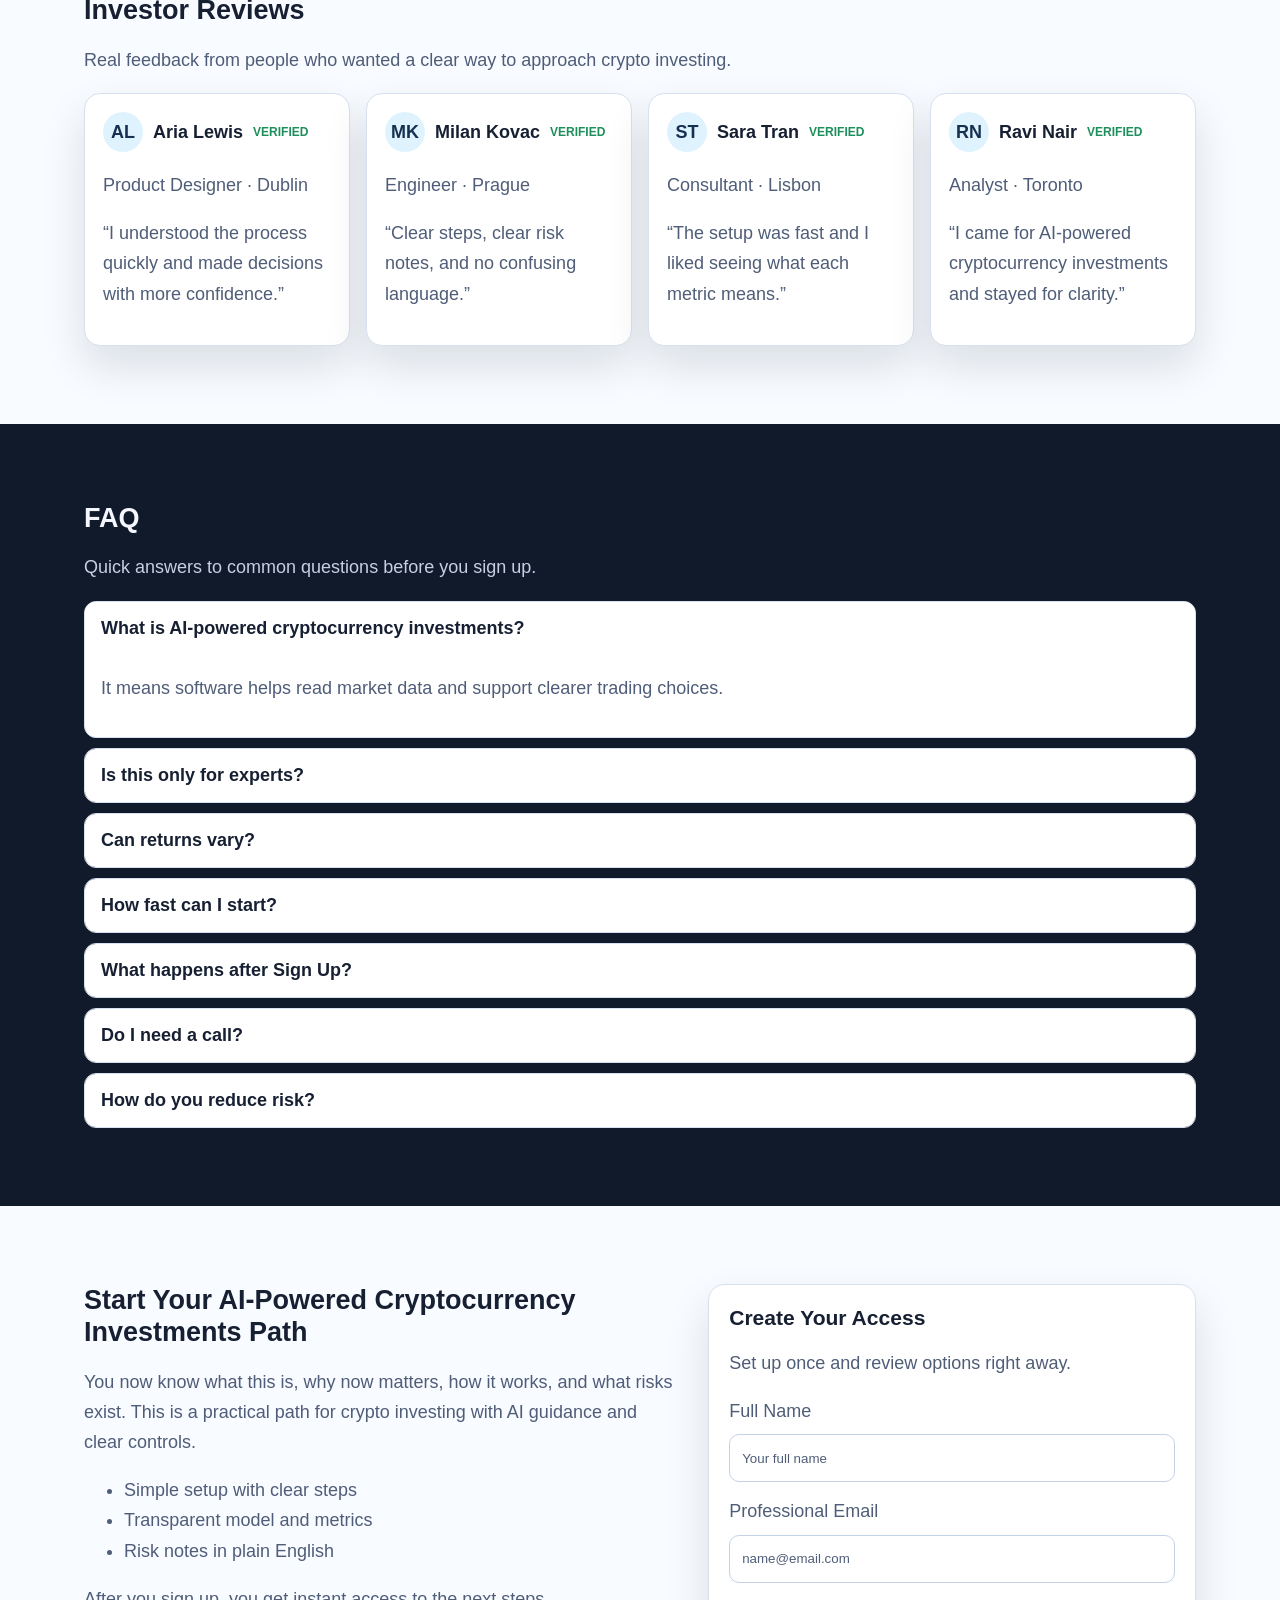
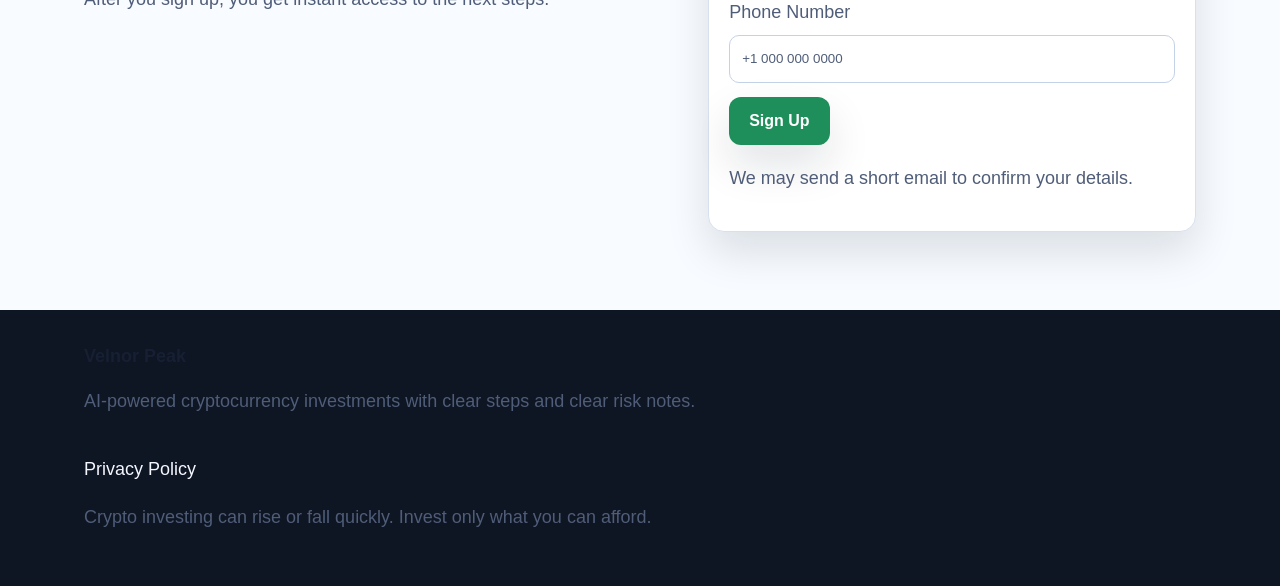
<file: it/index.html>
<!doctype html>
<html lang="en">
<head>
  <meta charset="UTF-8" />
  <meta name="viewport" content="width=device-width, initial-scale=1.0" />
  <title>Velnor Peak | AI-Powered Cryptocurrency Investments - Italiano</title>
  <meta name="description" content="Italiano route in English. Learn a clear AI-powered crypto investing process and sign up in minutes." />
  <link rel="canonical" href="https://velnorpeak.com/../it/index.html" />
  <link rel="alternate" hreflang="en" href="https://velnorpeak.com/index.html" />
  <link rel="alternate" hreflang="de" href="https://velnorpeak.com/de/index.html" />
  <link rel="alternate" hreflang="fr" href="https://velnorpeak.com/fr/index.html" />
  <link rel="alternate" hreflang="es" href="https://velnorpeak.com/es/index.html" />
  <link rel="alternate" hreflang="it" href="https://velnorpeak.com/it/index.html" />
  <link rel="alternate" hreflang="tr" href="https://velnorpeak.com/tr/index.html" />
  <link rel="alternate" hreflang="pt" href="https://velnorpeak.com/pt/index.html" />
  <link rel="alternate" hreflang="ja" href="https://velnorpeak.com/jp/index.html" />
  <link rel="alternate" hreflang="sk" href="https://velnorpeak.com/sk/index.html" />
  <link rel="alternate" hreflang="nl-BE" href="https://velnorpeak.com/be/index.html" />
  <link rel="alternate" hreflang="x-default" href="https://velnorpeak.com/index.html" />
  <meta property="og:title" content="Velnor Peak | AI-Powered Cryptocurrency Investments - Italiano" />
  <meta property="og:description" content="Italiano route in English. Learn a clear AI-powered crypto investing process and sign up in minutes." />
  <meta property="og:type" content="website" />
  <meta property="og:url" content="https://velnorpeak.com/../it/index.html" />
  <meta name="twitter:card" content="summary_large_image" />
  <meta name="twitter:title" content="Velnor Peak | AI-Powered Cryptocurrency Investments - Italiano" />
  <meta name="twitter:description" content="Italiano route in English. Learn a clear AI-powered crypto investing process and sign up in minutes." />
  <link rel="stylesheet" href="../assets/style.css" />
  <script defer src="../assets/app.js"></script>
</head>
<body>
<div class="page-bg" aria-hidden="true"></div>
<header class="site-header">
  <div class="container head-row">
    <div class="brand">Velnor Peak</div>
    <nav class="main-nav" aria-label="Primary">
      <a href="#market">Why Market</a><a href="#model">Model</a><a href="#metrics">Metrics</a><a href="#faq">FAQ</a>
    </nav>
    <div class="right-zone">
      <div class="lang">
        <button class="lang-toggle" aria-label="Current language">Italiano</button>
        <div class="lang-menu" role="menu">
<a href="../index.html"><span class="flag"><svg viewBox="0 0 30 20" width="16" height="12"><rect width="30" height="20" fill="#012169"/><path d="M0 0l30 20M30 0L0 20" stroke="#fff" stroke-width="4"/><path d="M0 0l30 20M30 0L0 20" stroke="#c8102e" stroke-width="2"/><path d="M15 0v20M0 10h30" stroke="#fff" stroke-width="6"/><path d="M15 0v20M0 10h30" stroke="#c8102e" stroke-width="3"/></svg></span>English</a>
<a href="../de/index.html"><span class="flag"><svg viewBox="0 0 3 2" width="16" height="12"><rect width="3" height="2" fill="#ffce00"/><rect width="3" height="1.33" fill="#dd0000"/><rect width="3" height="0.66" fill="#000"/></svg></span>Deutsch</a>
<a href="../fr/index.html"><span class="flag"><svg viewBox="0 0 3 2" width="16" height="12"><rect width="1" height="2" fill="#0055a4"/><rect x="1" width="1" height="2" fill="#fff"/><rect x="2" width="1" height="2" fill="#ef4135"/></svg></span>Français</a>
<a href="../es/index.html"><span class="flag"><svg viewBox="0 0 3 2" width="16" height="12"><rect width="3" height="2" fill="#aa151b"/><rect y="0.5" width="3" height="1" fill="#f1bf00"/></svg></span>Español</a>
<a href="../it/index.html"><span class="flag"><svg viewBox="0 0 3 2" width="16" height="12"><rect width="1" height="2" fill="#009246"/><rect x="1" width="1" height="2" fill="#fff"/><rect x="2" width="1" height="2" fill="#ce2b37"/></svg></span>Italiano</a>
<a href="../tr/index.html"><span class="flag"><svg viewBox="0 0 30 20" width="16" height="12"><rect width="30" height="20" fill="#e30a17"/><circle cx="12" cy="10" r="5" fill="#fff"/><circle cx="13.5" cy="10" r="4" fill="#e30a17"/></svg></span>Türkçe</a>
<a href="../pt/index.html"><span class="flag"><svg viewBox="0 0 30 20" width="16" height="12"><rect width="12" height="20" fill="#006600"/><rect x="12" width="18" height="20" fill="#ff0000"/></svg></span>Português</a>
<a href="../jp/index.html"><span class="flag"><svg viewBox="0 0 3 2" width="16" height="12"><rect width="3" height="2" fill="#fff"/><circle cx="1.5" cy="1" r="0.55" fill="#bc002d"/></svg></span>日本語</a>
<a href="../sk/index.html"><span class="flag"><svg viewBox="0 0 30 20" width="16" height="12"><rect width="30" height="20" fill="#ee1c25"/><rect width="30" height="13.3" fill="#0b4ea2"/><rect width="30" height="6.6" fill="#fff"/></svg></span>Slovak</a>
<a href="../be/index.html"><span class="flag"><svg viewBox="0 0 3 2" width="16" height="12"><rect width="1" height="2" fill="#000"/><rect x="1" width="1" height="2" fill="#ffd90c"/><rect x="2" width="1" height="2" fill="#ef3340"/></svg></span>Nederlands (BE)</a>
</div>
      </div>
      <a class="btn btn-primary" href="#signup">Sign Up</a>
      <button class="burger" aria-label="Open menu">☰</button>
    </div>
  </div>
</header>

<div class="drawer" aria-hidden="true">
  <div class="drawer-backdrop"></div>
  <div class="drawer-panel">
    <div class="drawer-top"><strong>Menu</strong><button class="drawer-close" aria-label="Close menu">✕</button></div>
    <nav class="drawer-nav" aria-label="Mobile">
      <a href="#market">Why Market</a><a href="#model">Model</a><a href="#process">Process</a><a href="#faq">FAQ</a>
    </nav>
    <div class="lang" style="margin:10px 0 14px">
      <button class="lang-toggle" aria-label="Current language">Italiano</button>
      <div class="lang-menu">
<a href="../index.html"><span class="flag"><svg viewBox="0 0 30 20" width="16" height="12"><rect width="30" height="20" fill="#012169"/><path d="M0 0l30 20M30 0L0 20" stroke="#fff" stroke-width="4"/><path d="M0 0l30 20M30 0L0 20" stroke="#c8102e" stroke-width="2"/><path d="M15 0v20M0 10h30" stroke="#fff" stroke-width="6"/><path d="M15 0v20M0 10h30" stroke="#c8102e" stroke-width="3"/></svg></span>English</a>
<a href="../de/index.html"><span class="flag"><svg viewBox="0 0 3 2" width="16" height="12"><rect width="3" height="2" fill="#ffce00"/><rect width="3" height="1.33" fill="#dd0000"/><rect width="3" height="0.66" fill="#000"/></svg></span>Deutsch</a>
<a href="../fr/index.html"><span class="flag"><svg viewBox="0 0 3 2" width="16" height="12"><rect width="1" height="2" fill="#0055a4"/><rect x="1" width="1" height="2" fill="#fff"/><rect x="2" width="1" height="2" fill="#ef4135"/></svg></span>Français</a>
<a href="../es/index.html"><span class="flag"><svg viewBox="0 0 3 2" width="16" height="12"><rect width="3" height="2" fill="#aa151b"/><rect y="0.5" width="3" height="1" fill="#f1bf00"/></svg></span>Español</a>
<a href="../it/index.html"><span class="flag"><svg viewBox="0 0 3 2" width="16" height="12"><rect width="1" height="2" fill="#009246"/><rect x="1" width="1" height="2" fill="#fff"/><rect x="2" width="1" height="2" fill="#ce2b37"/></svg></span>Italiano</a>
<a href="../tr/index.html"><span class="flag"><svg viewBox="0 0 30 20" width="16" height="12"><rect width="30" height="20" fill="#e30a17"/><circle cx="12" cy="10" r="5" fill="#fff"/><circle cx="13.5" cy="10" r="4" fill="#e30a17"/></svg></span>Türkçe</a>
<a href="../pt/index.html"><span class="flag"><svg viewBox="0 0 30 20" width="16" height="12"><rect width="12" height="20" fill="#006600"/><rect x="12" width="18" height="20" fill="#ff0000"/></svg></span>Português</a>
<a href="../jp/index.html"><span class="flag"><svg viewBox="0 0 3 2" width="16" height="12"><rect width="3" height="2" fill="#fff"/><circle cx="1.5" cy="1" r="0.55" fill="#bc002d"/></svg></span>日本語</a>
<a href="../sk/index.html"><span class="flag"><svg viewBox="0 0 30 20" width="16" height="12"><rect width="30" height="20" fill="#ee1c25"/><rect width="30" height="13.3" fill="#0b4ea2"/><rect width="30" height="6.6" fill="#fff"/></svg></span>Slovak</a>
<a href="../be/index.html"><span class="flag"><svg viewBox="0 0 3 2" width="16" height="12"><rect width="1" height="2" fill="#000"/><rect x="1" width="1" height="2" fill="#ffd90c"/><rect x="2" width="1" height="2" fill="#ef3340"/></svg></span>Nederlands (BE)</a>
</div>
    </div>
    <a class="btn btn-primary" href="#signup">Sign Up</a>
  </div>
</div>

<main>
<section class="section dark hero">
  <div class="container hero-grid">
    <div data-reveal>
      <h1>AI-Powered Cryptocurrency Investments Made Clear</h1>
      <p class="hero-intro">Velnor Peak is a clear way to start crypto investing with AI support. AI means software that scans large market data fast. This helps you spot patterns early and act with a plan. You get a simple setup, visible rules, and a focused process built for investors. After you sign up, you get instant access to the next steps.</p>
      <div class="performance">
        <h3>Typical monthly outcome range</h3>
        <div class="perf-grid">
          <div class="perf-card"><div class="perf-num">8–15%</div><div class="perf-label">Monthly range</div></div>
          <div class="perf-card"><div class="perf-num">80–200%</div><div class="perf-label">Annual range</div></div>
        </div>
        <p class="perf-note">Returns depend on market conditions. Not guaranteed.</p>
      </div>
    </div>
    <form class="form-card" id="signup" data-reveal>
      <h3 class="form-title">Start in Minutes</h3>
      <p class="form-sub">Clear setup, clear steps, and one action to begin.</p>
      <label for="n1">Full Name</label><input id="n1" name="name" placeholder="Your full name" required />
      <label for="e1">Professional Email</label><input id="e1" name="email" type="email" placeholder="name@email.com" required />
      <label for="p1">Phone Number</label><input id="p1" name="phone" placeholder="+1 000 000 0000" required />
      <button class="btn btn-primary" type="submit">Sign Up</button>
      <p class="muted">We may send a short email to confirm your details.</p>
    </form>
  </div>
</section>

<section class="section light" id="market"><div class="container" data-reveal>
  <h2>Why Crypto Investing Matters Now</h2>
  <p>Crypto investing is moving from early trend to real market infrastructure. Better tools and wider use keep demand active.</p>
  <div class="grid-3">
    <article class="card"><h3>Faster Adoption</h3><p>More people use digital assets for payments, saving, and online commerce.</p><small class="muted">This expands long-term demand.</small></article>
    <article class="card"><h3>Stronger Tools</h3><p>Security and trading platforms are more stable than before.</p><small class="muted">This supports smoother investing.</small></article>
    <article class="card"><h3>Global Access</h3><p>Markets run all day, so you can act without local market limits.</p><small class="muted">Timing becomes more flexible.</small></article>
  </div>
  <p>What it means: this market has speed, scale, and ongoing participation. Investor gain: you access a growth market with structured guidance.</p>
</div></section>

<section class="section light" id="model"><div class="container" data-reveal>
  <h2>How Our Model Works</h2>
  <p>Here is how AI-powered cryptocurrency investments run at Velnor Peak in clear steps.</p>
  <div class="grid-2">
    <article class="card"><h3>Signal Capture</h3><ul><li>AI reads market movement, volume, and momentum.</li><li>Noise means random moves with no clear trend.</li></ul></article>
    <article class="card"><h3>Rule Filter</h3><ul><li>Set rules remove weak setups and keep stronger ones.</li><li>You see what rules trigger each action.</li></ul></article>
    <article class="card"><h3>Position Plan</h3><ul><li>Capital means the money you choose to invest.</li><li>Each position has entry and exit ranges.</li></ul></article>
    <article class="card"><h3>Review Loop</h3><ul><li>Results are checked, then rules are refined.</li><li>This keeps the process practical and transparent.</li></ul></article>
  </div>
  <p>What it means: decisions are process-led, not emotional. Investor gain: clearer actions and better consistency.</p>
</div></section>

<section class="section dark" id="process"><div class="container" data-reveal>
  <h2>Fast 24H Setup</h2>
  <p>You can move from signup to action quickly with four simple steps.</p>
  <div class="process">
    <article class="process-card"><div class="time">5 Minute</div><h3>Create Account</h3><p>Enter your details and confirm access.</p></article>
    <article class="process-card"><div class="time">1–6 Hour</div><h3>Review Options</h3><p>Check clear choices and risk notes.</p></article>
    <article class="process-card"><div class="time">6–12 Hour</div><h3>Set Preferences</h3><p>Choose pace and exposure level.</p></article>
    <article class="process-card"><div class="time">12–24 Hour</div><h3>Activate Setup</h3><p>Finalize and begin your tracking view.</p></article>
  </div>
  <p>Most people finish setup in 24 hours.</p>
  <p>After you sign up, you will see a clear setup checklist.</p>
</div></section>

<section class="section light" id="metrics"><div class="container" data-reveal>
  <h2>Performance Snapshot</h2>
  <p>These visuals show potential outcomes, baseline context, and what results can mean for investors.</p>
  <div class="grid-2">
    <article class="card chart-stack"><h3>Outcome Mix</h3><small class="muted">Historical outcome range during favorable periods</small>
      <div class="seg"><span class="s1" style="width:42%"></span><span class="s2" style="width:33%"></span><span class="s3" style="width:25%"></span></div>
      <p>42% strong months, 33% steady months, 25% flat months.</p>
      <p class="benchmark">Typical range baseline: mixed cycles usually include flat periods.</p>
      <p>Investor gain: you see both upside and normal quieter periods.</p>
    </article>
    <article class="card comp-bars"><h3>Model vs Market</h3><small class="muted">Observed annual range in past cycles</small>
      <div class="row"><span>Model</span><div class="bar"><div class="fill" style="width:74%"></div></div><strong>74</strong></div>
      <div class="row"><span>Market</span><div class="bar"><div class="fill" style="width:46%"></div></div><strong>46</strong></div>
      <p class="benchmark">Benchmark: broad market average over same period.</p>
      <p>Investor gain: better upside potential when trend conditions stay supportive.</p>
    </article>
  </div>
</div></section>

<section class="section dark" id="insights"><div class="container" data-reveal>
  <h2>Insights That Drive Returns</h2>
  <p>We focus on simple return drivers and explain why they can change your outcome.</p>
  <div class="grid-2">
    <article class="card"><h3>Momentum Ring</h3><div class="rings"><div class="ring" style="--v:72%"><span>72%</span></div><div class="ring" style="--v:58%"><span>58%</span></div></div><p>Green ring tracks trend strength. Blue ring tracks participation depth.</p><p>Meaning: stronger trends with broad participation often hold longer.</p><p>Investor gain: clearer timing windows for entries.</p></article>
    <article class="card"><h3>Flow Diagram</h3><ul><li>Market data → AI scan → Rule score → Action window.</li><li>Each step has a visible reason and output.</li></ul><p>Baseline check: actions only pass when trend and volume align.</p><p>Investor gain: easier trust through explainable steps.</p></article>
  </div>
</div></section>

<section class="section light" id="risk"><div class="container" data-reveal>
  <h2>What Could Go Wrong</h2>
  <p>Crypto investing can move quickly. We explain risk in plain language and how it is reduced.</p>
  <div class="risk-matrix">
    <div class="card"><h3>Fast Drops</h3><p>Price can fall quickly in weak market mood.</p><small class="muted">Response: exit rules reduce deep loss.</small></div>
    <div class="card"><h3>False Signals</h3><p>Some trends look real but end early.</p><small class="muted">Response: confirmation checks filter weak moves.</small></div>
    <div class="card"><h3>News Shocks</h3><p>Unexpected events can change direction fast.</p><small class="muted">Response: exposure limits protect capital.</small></div>
    <div class="card"><h3>Flat Periods</h3><p>Markets may pause with limited movement.</p><small class="muted">Response: selective entries avoid overtrading.</small></div>
  </div>
  <p>Meaning: risk is real, but planned controls make outcomes clearer. Investor gain: less guesswork and steadier decisions.</p>
</div></section>

<section class="section light" id="reviews"><div class="container" data-reveal>
  <h2>Investor Reviews</h2><p>Real feedback from people who wanted a clear way to approach crypto investing.</p>
  <div class="reviews">
    <article class="card review-card"><div class="avatar-row"><span class="avatar">AL</span><strong>Aria Lewis</strong><span class="verified">VERIFIED</span></div><p>Product Designer · Dublin</p><p>“I understood the process quickly and made decisions with more confidence.”</p></article>
    <article class="card review-card"><div class="avatar-row"><span class="avatar">MK</span><strong>Milan Kovac</strong><span class="verified">VERIFIED</span></div><p>Engineer · Prague</p><p>“Clear steps, clear risk notes, and no confusing language.”</p></article>
    <article class="card review-card"><div class="avatar-row"><span class="avatar">ST</span><strong>Sara Tran</strong><span class="verified">VERIFIED</span></div><p>Consultant · Lisbon</p><p>“The setup was fast and I liked seeing what each metric means.”</p></article>
    <article class="card review-card"><div class="avatar-row"><span class="avatar">RN</span><strong>Ravi Nair</strong><span class="verified">VERIFIED</span></div><p>Analyst · Toronto</p><p>“I came for AI-powered cryptocurrency investments and stayed for clarity.”</p></article>
  </div>
</div></section>

<section class="section dark" id="faq"><div class="container" data-reveal>
  <h2>FAQ</h2><p>Quick answers to common questions before you sign up.</p>
  <div class="faq-list">
    <article class="faq-item open"><button class="faq-q">What is AI-powered cryptocurrency investments?</button><div class="faq-a"><p>It means software helps read market data and support clearer trading choices.</p></div></article>
    <article class="faq-item"><button class="faq-q">Is this only for experts?</button><div class="faq-a"><p>No. It is built for investors who want a clear process.</p></div></article>
    <article class="faq-item"><button class="faq-q">Can returns vary?</button><div class="faq-a"><p>Yes. Returns move with market conditions and are never guaranteed.</p></div></article>
    <article class="faq-item"><button class="faq-q">How fast can I start?</button><div class="faq-a"><p>Most people complete setup in 24 hours.</p></div></article>
    <article class="faq-item"><button class="faq-q">What happens after Sign Up?</button><div class="faq-a"><p>After you sign up, you can review the options and choose what to do next.</p></div></article>
    <article class="faq-item"><button class="faq-q">Do I need a call?</button><div class="faq-a"><p>No calls are required. The process is self-serve and clear.</p></div></article>
    <article class="faq-item"><button class="faq-q">How do you reduce risk?</button><div class="faq-a"><p>We use entry rules, exit ranges, and exposure limits.</p></div></article>
  </div>
</div></section>

<section class="section light" id="final"><div class="container hero-grid" data-reveal>
  <div>
    <h2>Start Your AI-Powered Cryptocurrency Investments Path</h2>
    <p>You now know what this is, why now matters, how it works, and what risks exist. This is a practical path for crypto investing with AI guidance and clear controls.</p>
    <ul>
      <li>Simple setup with clear steps</li>
      <li>Transparent model and metrics</li>
      <li>Risk notes in plain English</li>
    </ul>
    <p>After you sign up, you get instant access to the next steps.</p>
  </div>
  <form class="form-card">
    <h3 class="form-title">Create Your Access</h3>
    <p class="form-sub">Set up once and review options right away.</p>
    <label for="n2">Full Name</label><input id="n2" name="name2" placeholder="Your full name" required />
    <label for="e2">Professional Email</label><input id="e2" name="email2" type="email" placeholder="name@email.com" required />
    <label for="p2">Phone Number</label><input id="p2" name="phone2" placeholder="+1 000 000 0000" required />
    <button class="btn btn-primary" type="submit">Sign Up</button>
    <p class="muted">We may send a short email to confirm your details.</p>
  </form>
</div></section>
</main>

<footer>
  <div class="container footer-panel">
    <div><h4>Velnor Peak</h4><p>AI-powered cryptocurrency investments with clear steps and clear risk notes.</p></div>
    <div><a href="#" data-open-privacy style="color:#f5f7ff">Privacy Policy</a><p>Crypto investing can rise or fall quickly. Invest only what you can afford.</p></div>
  </div>
</footer>

<div class="modal" id="privacy-modal" aria-hidden="true">
  <div class="modal-backdrop"></div>
  <div class="modal-dialog">
    <button class="modal-close-x" aria-label="Close privacy">✕</button>
    <h2>Privacy Policy</h2>
    <p>Introduction: We use your data to provide access and support account safety.</p>
    <p>Data collection: We collect name, email, phone, and technical visit data.</p>
    <p>Legal basis: We process data for service delivery and consent-based communication.</p>
    <p>Cookies: Cookies help site performance, login flow, and basic analytics.</p>
    <p>Retention: Data is kept only as long as needed for service and legal duties.</p>
    <p>Third-party sharing: We share limited data with secure providers needed for operations.</p>
    <p>Security: We use access controls and monitored systems to protect your information.</p>
    <p>User rights: You can request access, correction, deletion, or data export.</p>
    <p>International transfers: Data may be processed in other regions with safeguards.</p>
    <p>Industry risk disclosure: Digital asset markets are volatile and outcomes can vary.</p>
    <p>Contact: Reach us by email through the support address on this website.</p>
    <div class="modal-foot"><button class="btn" data-close-modal>Close</button></div>
  </div>
</div>

<script type="application/ld+json">{"@context":"https://schema.org","@type":"Organization","name":"Velnor Peak","url":"https://velnorpeak.com","logo":"https://velnorpeak.com/assets/img/logo.png"}</script>
<script type="application/ld+json">{"@context":"https://schema.org","@type":"WebSite","name":"Velnor Peak","url":"https://velnorpeak.com"}</script>
<script type="application/ld+json">{"@context":"https://schema.org","@type":"FAQPage","mainEntity":[{"@type":"Question","name":"What is AI-powered cryptocurrency investments?","acceptedAnswer":{"@type":"Answer","text":"Software helps read market data and support clearer choices."}},{"@type":"Question","name":"How fast can I start?","acceptedAnswer":{"@type":"Answer","text":"Most people complete setup in 24 hours."}}]}</script>
<script type="application/ld+json">{"@context":"https://schema.org","@type":"Review","author":{"@type":"Person","name":"Aria Lewis"},"reviewBody":"I understood the process quickly and made decisions with more confidence.","reviewRating":{"@type":"Rating","ratingValue":"5","bestRating":"5"},"itemReviewed":{"@type":"Service","name":"Velnor Peak onboarding"}}</script>
</body></html>
</file>
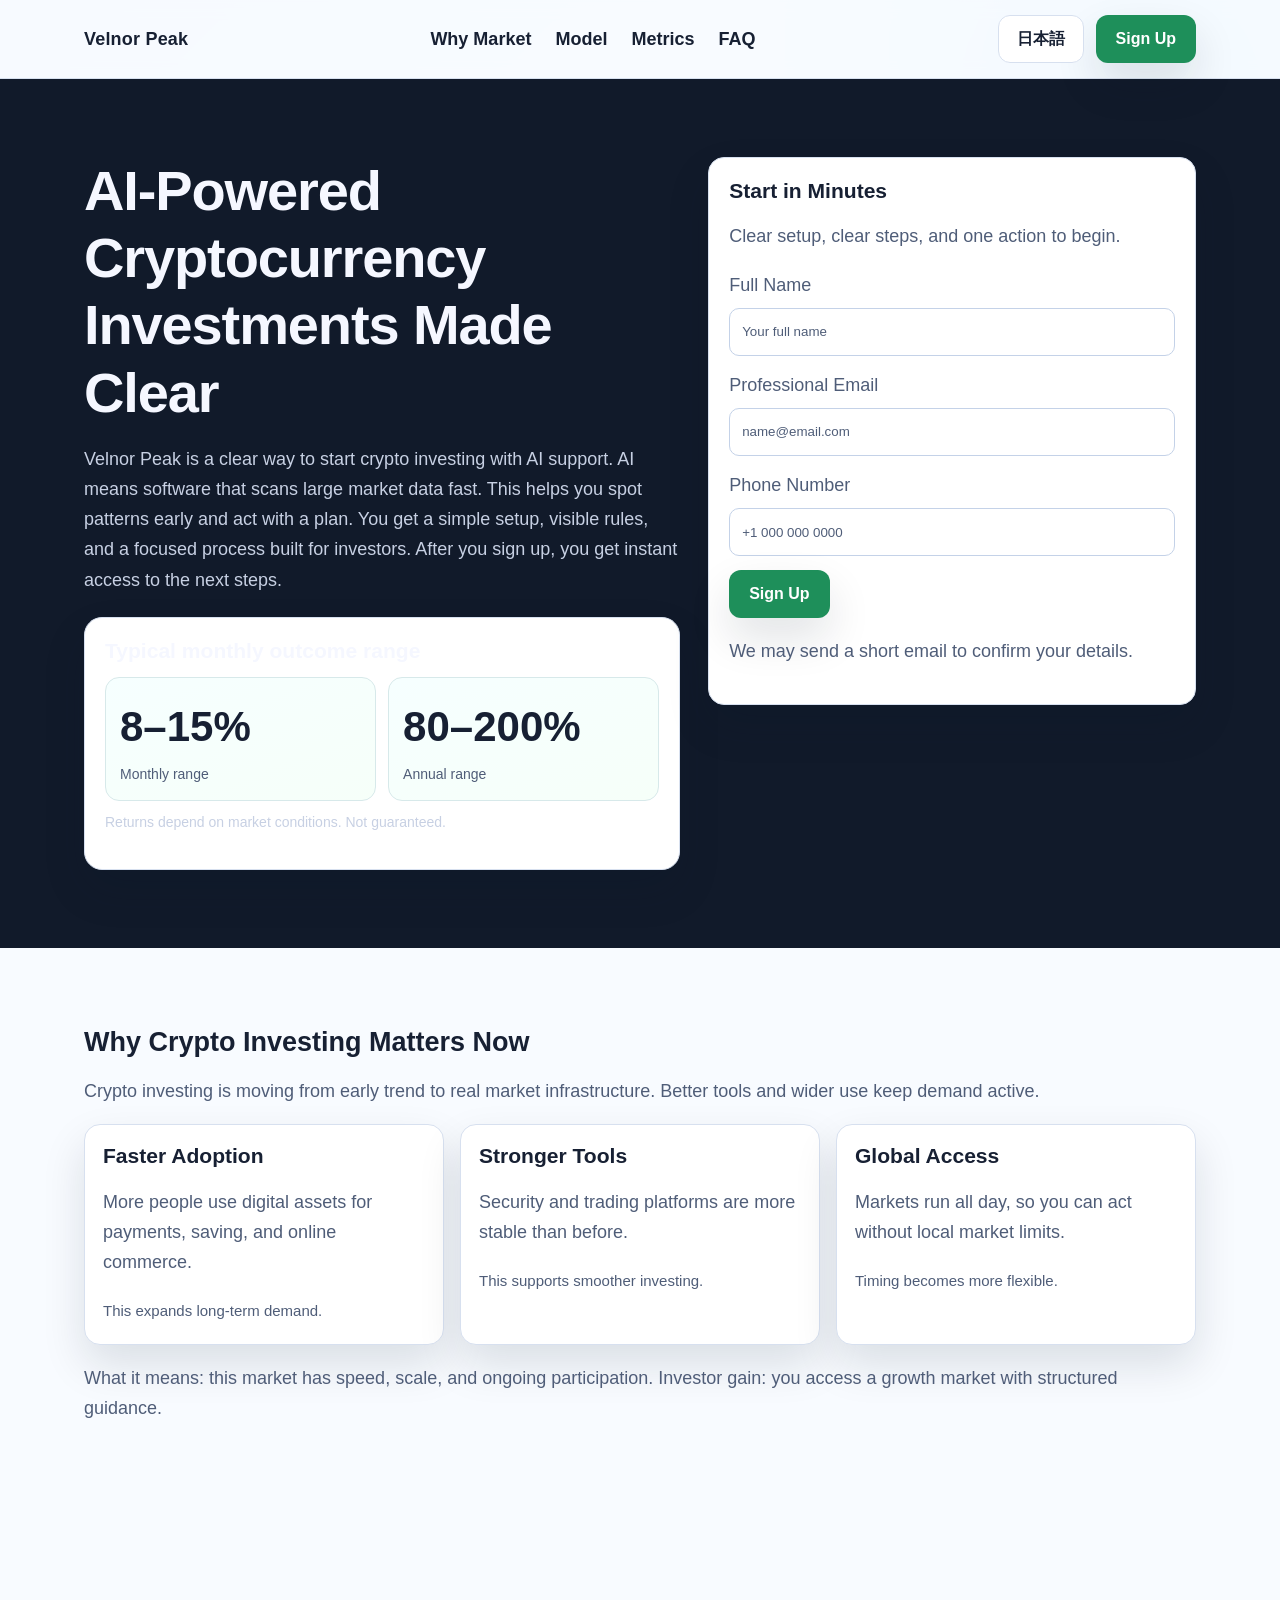
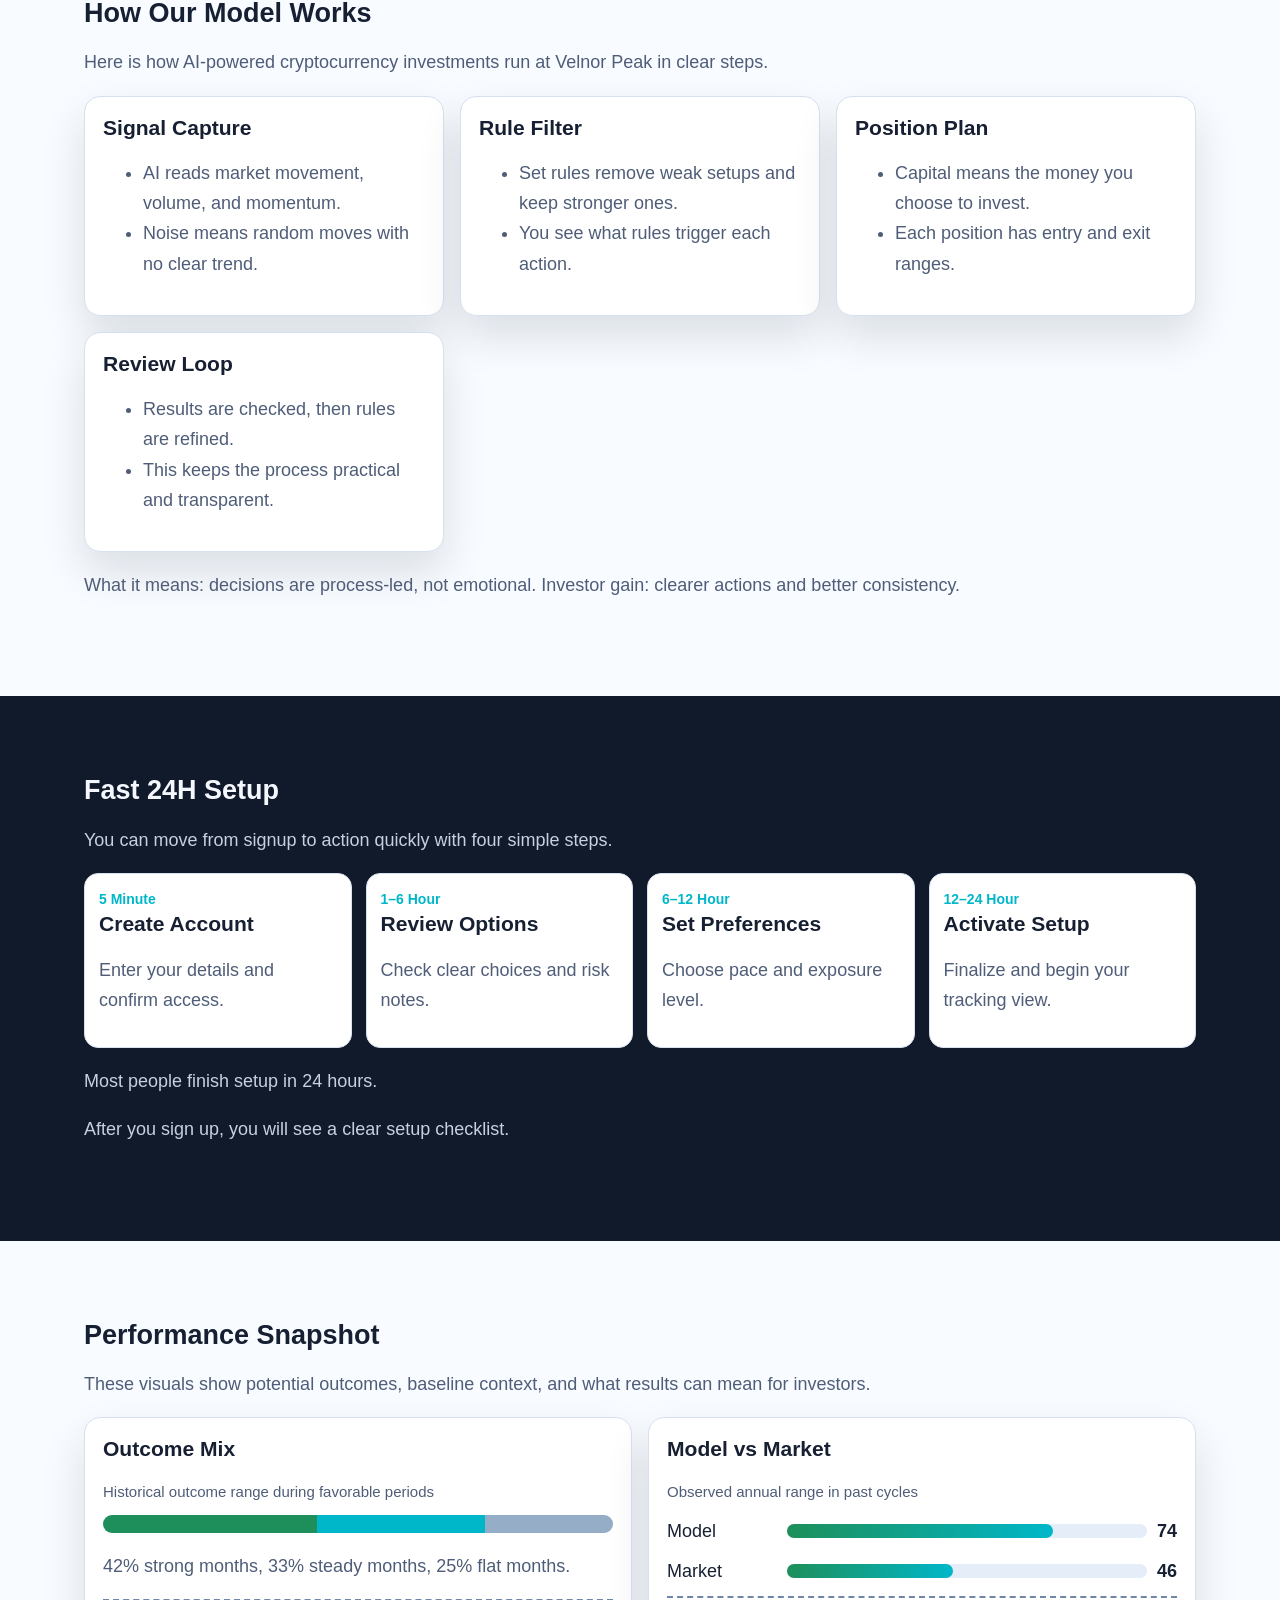
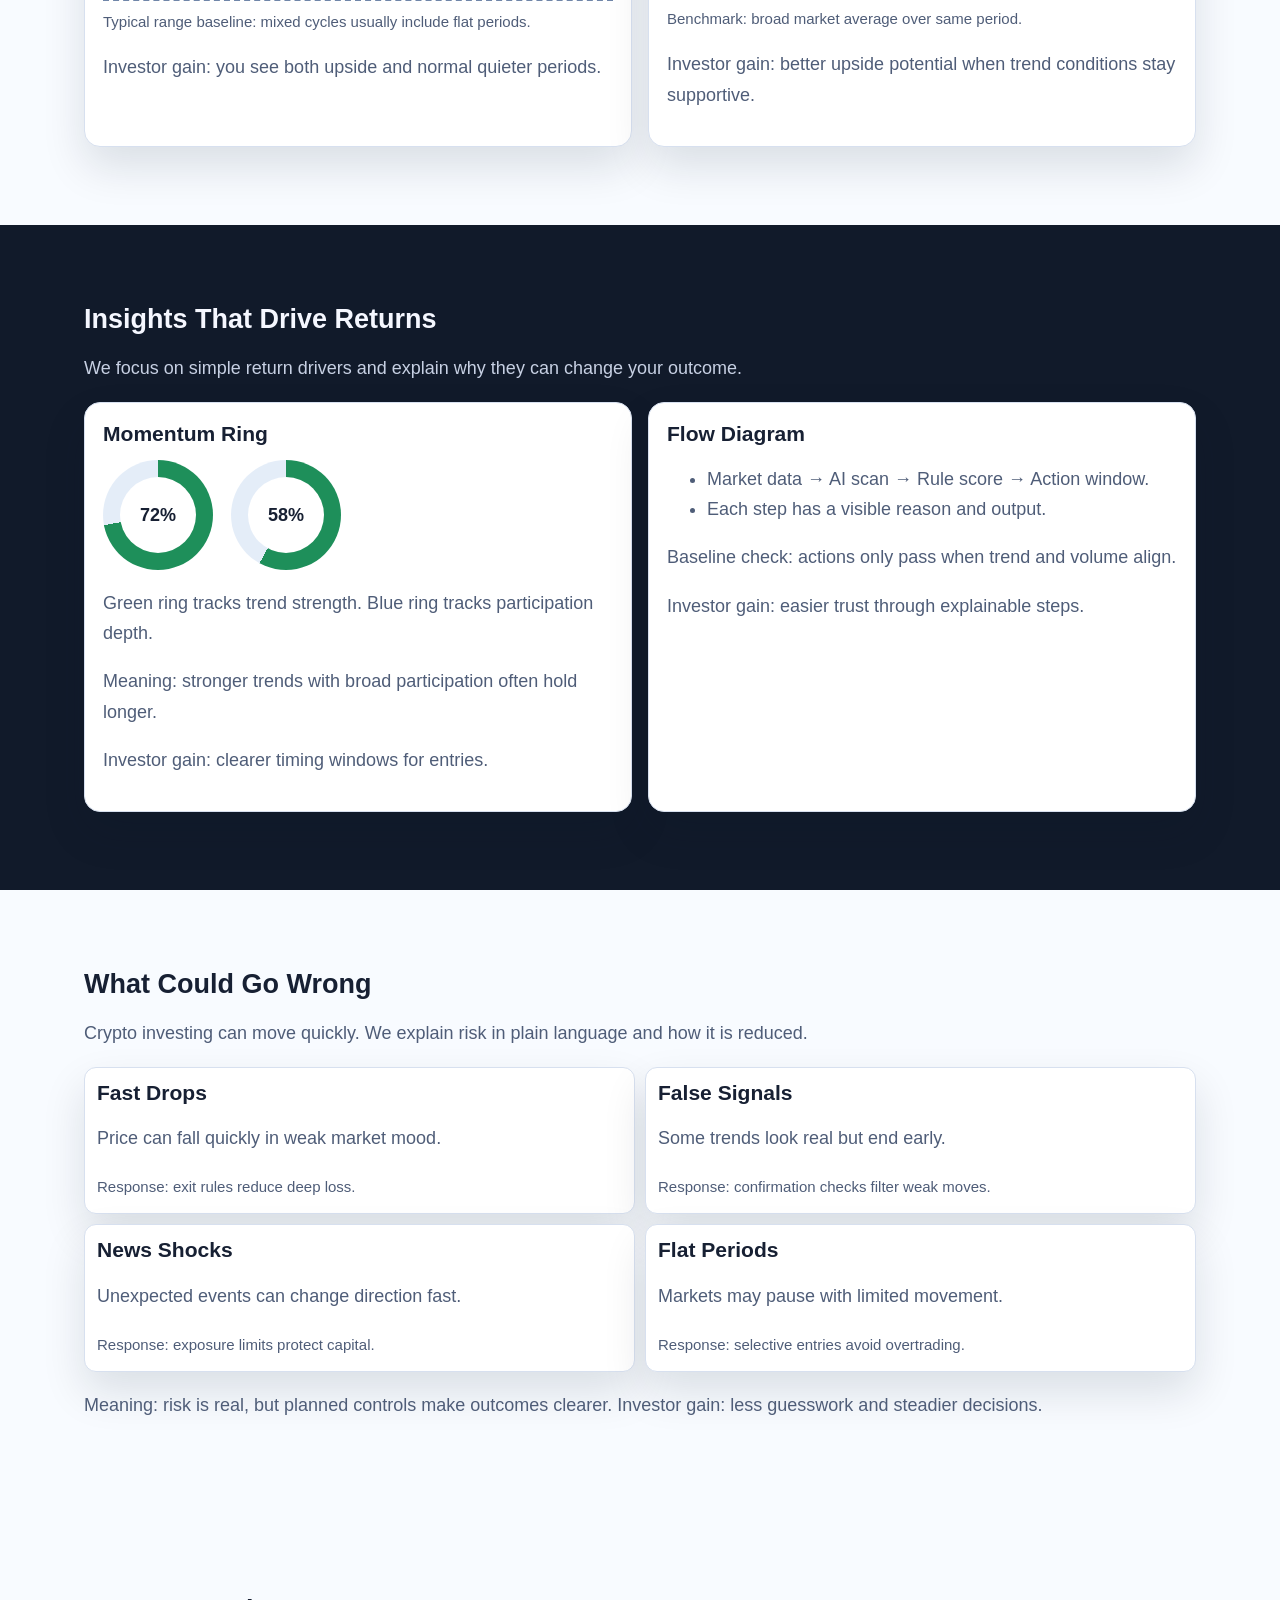
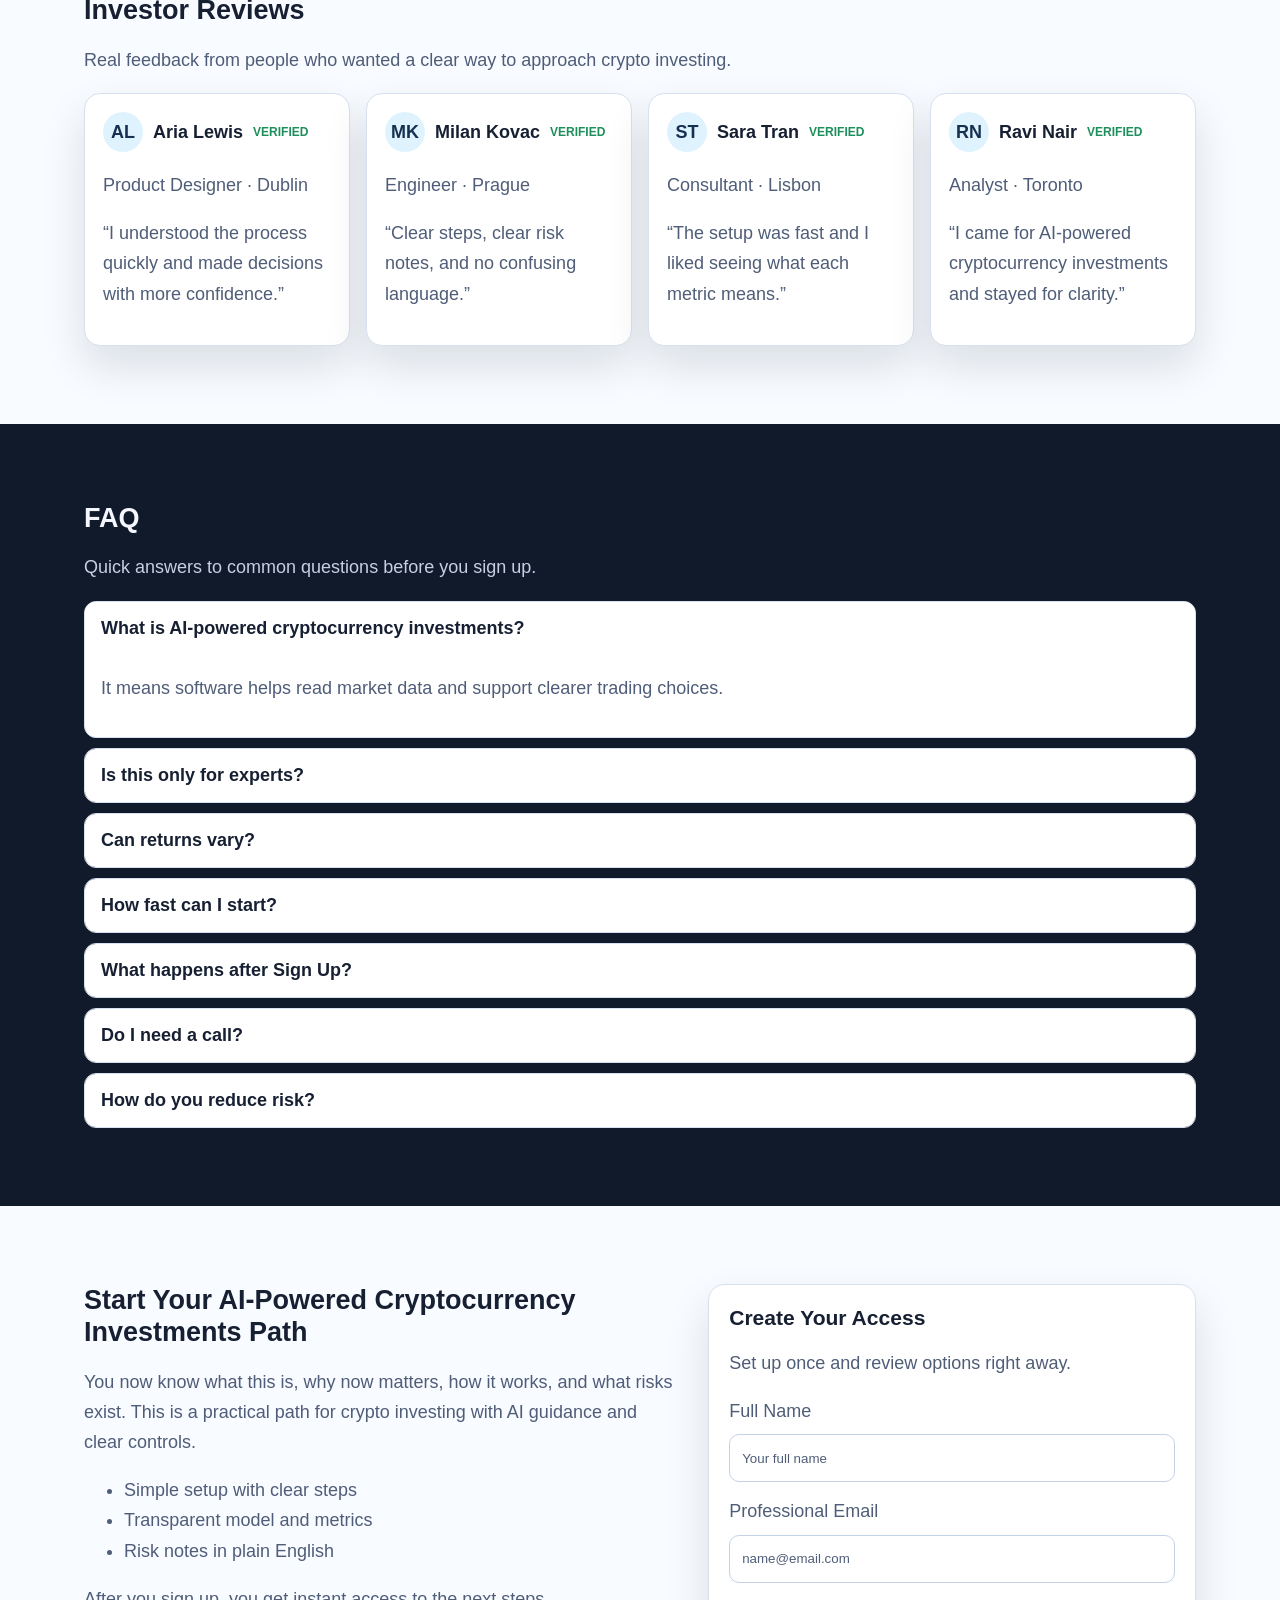
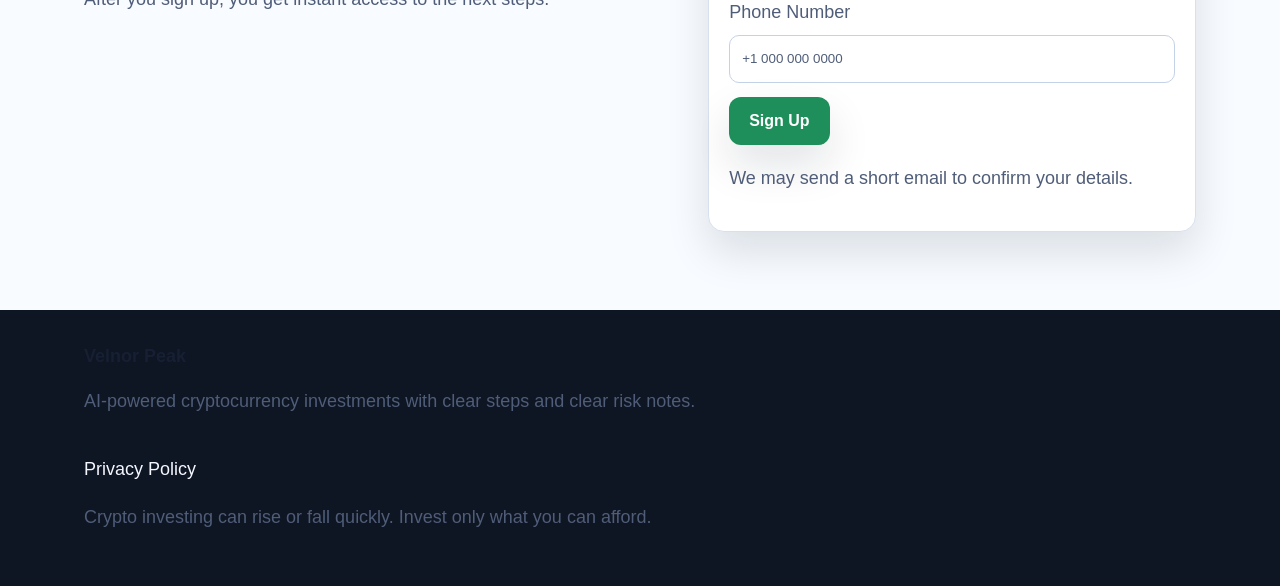
<file: jp/index.html>
<!doctype html>
<html lang="en">
<head>
  <meta charset="UTF-8" />
  <meta name="viewport" content="width=device-width, initial-scale=1.0" />
  <title>Velnor Peak | AI-Powered Cryptocurrency Investments - 日本語</title>
  <meta name="description" content="日本語 route in English. Learn a clear AI-powered crypto investing process and sign up in minutes." />
  <link rel="canonical" href="https://velnorpeak.com/../jp/index.html" />
  <link rel="alternate" hreflang="en" href="https://velnorpeak.com/index.html" />
  <link rel="alternate" hreflang="de" href="https://velnorpeak.com/de/index.html" />
  <link rel="alternate" hreflang="fr" href="https://velnorpeak.com/fr/index.html" />
  <link rel="alternate" hreflang="es" href="https://velnorpeak.com/es/index.html" />
  <link rel="alternate" hreflang="it" href="https://velnorpeak.com/it/index.html" />
  <link rel="alternate" hreflang="tr" href="https://velnorpeak.com/tr/index.html" />
  <link rel="alternate" hreflang="pt" href="https://velnorpeak.com/pt/index.html" />
  <link rel="alternate" hreflang="ja" href="https://velnorpeak.com/jp/index.html" />
  <link rel="alternate" hreflang="sk" href="https://velnorpeak.com/sk/index.html" />
  <link rel="alternate" hreflang="nl-BE" href="https://velnorpeak.com/be/index.html" />
  <link rel="alternate" hreflang="x-default" href="https://velnorpeak.com/index.html" />
  <meta property="og:title" content="Velnor Peak | AI-Powered Cryptocurrency Investments - 日本語" />
  <meta property="og:description" content="日本語 route in English. Learn a clear AI-powered crypto investing process and sign up in minutes." />
  <meta property="og:type" content="website" />
  <meta property="og:url" content="https://velnorpeak.com/../jp/index.html" />
  <meta name="twitter:card" content="summary_large_image" />
  <meta name="twitter:title" content="Velnor Peak | AI-Powered Cryptocurrency Investments - 日本語" />
  <meta name="twitter:description" content="日本語 route in English. Learn a clear AI-powered crypto investing process and sign up in minutes." />
  <link rel="stylesheet" href="../assets/style.css" />
  <script defer src="../assets/app.js"></script>
</head>
<body>
<div class="page-bg" aria-hidden="true"></div>
<header class="site-header">
  <div class="container head-row">
    <div class="brand">Velnor Peak</div>
    <nav class="main-nav" aria-label="Primary">
      <a href="#market">Why Market</a><a href="#model">Model</a><a href="#metrics">Metrics</a><a href="#faq">FAQ</a>
    </nav>
    <div class="right-zone">
      <div class="lang">
        <button class="lang-toggle" aria-label="Current language">日本語</button>
        <div class="lang-menu" role="menu">
<a href="../index.html"><span class="flag"><svg viewBox="0 0 30 20" width="16" height="12"><rect width="30" height="20" fill="#012169"/><path d="M0 0l30 20M30 0L0 20" stroke="#fff" stroke-width="4"/><path d="M0 0l30 20M30 0L0 20" stroke="#c8102e" stroke-width="2"/><path d="M15 0v20M0 10h30" stroke="#fff" stroke-width="6"/><path d="M15 0v20M0 10h30" stroke="#c8102e" stroke-width="3"/></svg></span>English</a>
<a href="../de/index.html"><span class="flag"><svg viewBox="0 0 3 2" width="16" height="12"><rect width="3" height="2" fill="#ffce00"/><rect width="3" height="1.33" fill="#dd0000"/><rect width="3" height="0.66" fill="#000"/></svg></span>Deutsch</a>
<a href="../fr/index.html"><span class="flag"><svg viewBox="0 0 3 2" width="16" height="12"><rect width="1" height="2" fill="#0055a4"/><rect x="1" width="1" height="2" fill="#fff"/><rect x="2" width="1" height="2" fill="#ef4135"/></svg></span>Français</a>
<a href="../es/index.html"><span class="flag"><svg viewBox="0 0 3 2" width="16" height="12"><rect width="3" height="2" fill="#aa151b"/><rect y="0.5" width="3" height="1" fill="#f1bf00"/></svg></span>Español</a>
<a href="../it/index.html"><span class="flag"><svg viewBox="0 0 3 2" width="16" height="12"><rect width="1" height="2" fill="#009246"/><rect x="1" width="1" height="2" fill="#fff"/><rect x="2" width="1" height="2" fill="#ce2b37"/></svg></span>Italiano</a>
<a href="../tr/index.html"><span class="flag"><svg viewBox="0 0 30 20" width="16" height="12"><rect width="30" height="20" fill="#e30a17"/><circle cx="12" cy="10" r="5" fill="#fff"/><circle cx="13.5" cy="10" r="4" fill="#e30a17"/></svg></span>Türkçe</a>
<a href="../pt/index.html"><span class="flag"><svg viewBox="0 0 30 20" width="16" height="12"><rect width="12" height="20" fill="#006600"/><rect x="12" width="18" height="20" fill="#ff0000"/></svg></span>Português</a>
<a href="../jp/index.html"><span class="flag"><svg viewBox="0 0 3 2" width="16" height="12"><rect width="3" height="2" fill="#fff"/><circle cx="1.5" cy="1" r="0.55" fill="#bc002d"/></svg></span>日本語</a>
<a href="../sk/index.html"><span class="flag"><svg viewBox="0 0 30 20" width="16" height="12"><rect width="30" height="20" fill="#ee1c25"/><rect width="30" height="13.3" fill="#0b4ea2"/><rect width="30" height="6.6" fill="#fff"/></svg></span>Slovak</a>
<a href="../be/index.html"><span class="flag"><svg viewBox="0 0 3 2" width="16" height="12"><rect width="1" height="2" fill="#000"/><rect x="1" width="1" height="2" fill="#ffd90c"/><rect x="2" width="1" height="2" fill="#ef3340"/></svg></span>Nederlands (BE)</a>
</div>
      </div>
      <a class="btn btn-primary" href="#signup">Sign Up</a>
      <button class="burger" aria-label="Open menu">☰</button>
    </div>
  </div>
</header>

<div class="drawer" aria-hidden="true">
  <div class="drawer-backdrop"></div>
  <div class="drawer-panel">
    <div class="drawer-top"><strong>Menu</strong><button class="drawer-close" aria-label="Close menu">✕</button></div>
    <nav class="drawer-nav" aria-label="Mobile">
      <a href="#market">Why Market</a><a href="#model">Model</a><a href="#process">Process</a><a href="#faq">FAQ</a>
    </nav>
    <div class="lang" style="margin:10px 0 14px">
      <button class="lang-toggle" aria-label="Current language">日本語</button>
      <div class="lang-menu">
<a href="../index.html"><span class="flag"><svg viewBox="0 0 30 20" width="16" height="12"><rect width="30" height="20" fill="#012169"/><path d="M0 0l30 20M30 0L0 20" stroke="#fff" stroke-width="4"/><path d="M0 0l30 20M30 0L0 20" stroke="#c8102e" stroke-width="2"/><path d="M15 0v20M0 10h30" stroke="#fff" stroke-width="6"/><path d="M15 0v20M0 10h30" stroke="#c8102e" stroke-width="3"/></svg></span>English</a>
<a href="../de/index.html"><span class="flag"><svg viewBox="0 0 3 2" width="16" height="12"><rect width="3" height="2" fill="#ffce00"/><rect width="3" height="1.33" fill="#dd0000"/><rect width="3" height="0.66" fill="#000"/></svg></span>Deutsch</a>
<a href="../fr/index.html"><span class="flag"><svg viewBox="0 0 3 2" width="16" height="12"><rect width="1" height="2" fill="#0055a4"/><rect x="1" width="1" height="2" fill="#fff"/><rect x="2" width="1" height="2" fill="#ef4135"/></svg></span>Français</a>
<a href="../es/index.html"><span class="flag"><svg viewBox="0 0 3 2" width="16" height="12"><rect width="3" height="2" fill="#aa151b"/><rect y="0.5" width="3" height="1" fill="#f1bf00"/></svg></span>Español</a>
<a href="../it/index.html"><span class="flag"><svg viewBox="0 0 3 2" width="16" height="12"><rect width="1" height="2" fill="#009246"/><rect x="1" width="1" height="2" fill="#fff"/><rect x="2" width="1" height="2" fill="#ce2b37"/></svg></span>Italiano</a>
<a href="../tr/index.html"><span class="flag"><svg viewBox="0 0 30 20" width="16" height="12"><rect width="30" height="20" fill="#e30a17"/><circle cx="12" cy="10" r="5" fill="#fff"/><circle cx="13.5" cy="10" r="4" fill="#e30a17"/></svg></span>Türkçe</a>
<a href="../pt/index.html"><span class="flag"><svg viewBox="0 0 30 20" width="16" height="12"><rect width="12" height="20" fill="#006600"/><rect x="12" width="18" height="20" fill="#ff0000"/></svg></span>Português</a>
<a href="../jp/index.html"><span class="flag"><svg viewBox="0 0 3 2" width="16" height="12"><rect width="3" height="2" fill="#fff"/><circle cx="1.5" cy="1" r="0.55" fill="#bc002d"/></svg></span>日本語</a>
<a href="../sk/index.html"><span class="flag"><svg viewBox="0 0 30 20" width="16" height="12"><rect width="30" height="20" fill="#ee1c25"/><rect width="30" height="13.3" fill="#0b4ea2"/><rect width="30" height="6.6" fill="#fff"/></svg></span>Slovak</a>
<a href="../be/index.html"><span class="flag"><svg viewBox="0 0 3 2" width="16" height="12"><rect width="1" height="2" fill="#000"/><rect x="1" width="1" height="2" fill="#ffd90c"/><rect x="2" width="1" height="2" fill="#ef3340"/></svg></span>Nederlands (BE)</a>
</div>
    </div>
    <a class="btn btn-primary" href="#signup">Sign Up</a>
  </div>
</div>

<main>
<section class="section dark hero">
  <div class="container hero-grid">
    <div data-reveal>
      <h1>AI-Powered Cryptocurrency Investments Made Clear</h1>
      <p class="hero-intro">Velnor Peak is a clear way to start crypto investing with AI support. AI means software that scans large market data fast. This helps you spot patterns early and act with a plan. You get a simple setup, visible rules, and a focused process built for investors. After you sign up, you get instant access to the next steps.</p>
      <div class="performance">
        <h3>Typical monthly outcome range</h3>
        <div class="perf-grid">
          <div class="perf-card"><div class="perf-num">8–15%</div><div class="perf-label">Monthly range</div></div>
          <div class="perf-card"><div class="perf-num">80–200%</div><div class="perf-label">Annual range</div></div>
        </div>
        <p class="perf-note">Returns depend on market conditions. Not guaranteed.</p>
      </div>
    </div>
    <form class="form-card" id="signup" data-reveal>
      <h3 class="form-title">Start in Minutes</h3>
      <p class="form-sub">Clear setup, clear steps, and one action to begin.</p>
      <label for="n1">Full Name</label><input id="n1" name="name" placeholder="Your full name" required />
      <label for="e1">Professional Email</label><input id="e1" name="email" type="email" placeholder="name@email.com" required />
      <label for="p1">Phone Number</label><input id="p1" name="phone" placeholder="+1 000 000 0000" required />
      <button class="btn btn-primary" type="submit">Sign Up</button>
      <p class="muted">We may send a short email to confirm your details.</p>
    </form>
  </div>
</section>

<section class="section light" id="market"><div class="container" data-reveal>
  <h2>Why Crypto Investing Matters Now</h2>
  <p>Crypto investing is moving from early trend to real market infrastructure. Better tools and wider use keep demand active.</p>
  <div class="grid-3">
    <article class="card"><h3>Faster Adoption</h3><p>More people use digital assets for payments, saving, and online commerce.</p><small class="muted">This expands long-term demand.</small></article>
    <article class="card"><h3>Stronger Tools</h3><p>Security and trading platforms are more stable than before.</p><small class="muted">This supports smoother investing.</small></article>
    <article class="card"><h3>Global Access</h3><p>Markets run all day, so you can act without local market limits.</p><small class="muted">Timing becomes more flexible.</small></article>
  </div>
  <p>What it means: this market has speed, scale, and ongoing participation. Investor gain: you access a growth market with structured guidance.</p>
</div></section>

<section class="section light" id="model"><div class="container" data-reveal>
  <h2>How Our Model Works</h2>
  <p>Here is how AI-powered cryptocurrency investments run at Velnor Peak in clear steps.</p>
  <div class="grid-2">
    <article class="card"><h3>Signal Capture</h3><ul><li>AI reads market movement, volume, and momentum.</li><li>Noise means random moves with no clear trend.</li></ul></article>
    <article class="card"><h3>Rule Filter</h3><ul><li>Set rules remove weak setups and keep stronger ones.</li><li>You see what rules trigger each action.</li></ul></article>
    <article class="card"><h3>Position Plan</h3><ul><li>Capital means the money you choose to invest.</li><li>Each position has entry and exit ranges.</li></ul></article>
    <article class="card"><h3>Review Loop</h3><ul><li>Results are checked, then rules are refined.</li><li>This keeps the process practical and transparent.</li></ul></article>
  </div>
  <p>What it means: decisions are process-led, not emotional. Investor gain: clearer actions and better consistency.</p>
</div></section>

<section class="section dark" id="process"><div class="container" data-reveal>
  <h2>Fast 24H Setup</h2>
  <p>You can move from signup to action quickly with four simple steps.</p>
  <div class="process">
    <article class="process-card"><div class="time">5 Minute</div><h3>Create Account</h3><p>Enter your details and confirm access.</p></article>
    <article class="process-card"><div class="time">1–6 Hour</div><h3>Review Options</h3><p>Check clear choices and risk notes.</p></article>
    <article class="process-card"><div class="time">6–12 Hour</div><h3>Set Preferences</h3><p>Choose pace and exposure level.</p></article>
    <article class="process-card"><div class="time">12–24 Hour</div><h3>Activate Setup</h3><p>Finalize and begin your tracking view.</p></article>
  </div>
  <p>Most people finish setup in 24 hours.</p>
  <p>After you sign up, you will see a clear setup checklist.</p>
</div></section>

<section class="section light" id="metrics"><div class="container" data-reveal>
  <h2>Performance Snapshot</h2>
  <p>These visuals show potential outcomes, baseline context, and what results can mean for investors.</p>
  <div class="grid-2">
    <article class="card chart-stack"><h3>Outcome Mix</h3><small class="muted">Historical outcome range during favorable periods</small>
      <div class="seg"><span class="s1" style="width:42%"></span><span class="s2" style="width:33%"></span><span class="s3" style="width:25%"></span></div>
      <p>42% strong months, 33% steady months, 25% flat months.</p>
      <p class="benchmark">Typical range baseline: mixed cycles usually include flat periods.</p>
      <p>Investor gain: you see both upside and normal quieter periods.</p>
    </article>
    <article class="card comp-bars"><h3>Model vs Market</h3><small class="muted">Observed annual range in past cycles</small>
      <div class="row"><span>Model</span><div class="bar"><div class="fill" style="width:74%"></div></div><strong>74</strong></div>
      <div class="row"><span>Market</span><div class="bar"><div class="fill" style="width:46%"></div></div><strong>46</strong></div>
      <p class="benchmark">Benchmark: broad market average over same period.</p>
      <p>Investor gain: better upside potential when trend conditions stay supportive.</p>
    </article>
  </div>
</div></section>

<section class="section dark" id="insights"><div class="container" data-reveal>
  <h2>Insights That Drive Returns</h2>
  <p>We focus on simple return drivers and explain why they can change your outcome.</p>
  <div class="grid-2">
    <article class="card"><h3>Momentum Ring</h3><div class="rings"><div class="ring" style="--v:72%"><span>72%</span></div><div class="ring" style="--v:58%"><span>58%</span></div></div><p>Green ring tracks trend strength. Blue ring tracks participation depth.</p><p>Meaning: stronger trends with broad participation often hold longer.</p><p>Investor gain: clearer timing windows for entries.</p></article>
    <article class="card"><h3>Flow Diagram</h3><ul><li>Market data → AI scan → Rule score → Action window.</li><li>Each step has a visible reason and output.</li></ul><p>Baseline check: actions only pass when trend and volume align.</p><p>Investor gain: easier trust through explainable steps.</p></article>
  </div>
</div></section>

<section class="section light" id="risk"><div class="container" data-reveal>
  <h2>What Could Go Wrong</h2>
  <p>Crypto investing can move quickly. We explain risk in plain language and how it is reduced.</p>
  <div class="risk-matrix">
    <div class="card"><h3>Fast Drops</h3><p>Price can fall quickly in weak market mood.</p><small class="muted">Response: exit rules reduce deep loss.</small></div>
    <div class="card"><h3>False Signals</h3><p>Some trends look real but end early.</p><small class="muted">Response: confirmation checks filter weak moves.</small></div>
    <div class="card"><h3>News Shocks</h3><p>Unexpected events can change direction fast.</p><small class="muted">Response: exposure limits protect capital.</small></div>
    <div class="card"><h3>Flat Periods</h3><p>Markets may pause with limited movement.</p><small class="muted">Response: selective entries avoid overtrading.</small></div>
  </div>
  <p>Meaning: risk is real, but planned controls make outcomes clearer. Investor gain: less guesswork and steadier decisions.</p>
</div></section>

<section class="section light" id="reviews"><div class="container" data-reveal>
  <h2>Investor Reviews</h2><p>Real feedback from people who wanted a clear way to approach crypto investing.</p>
  <div class="reviews">
    <article class="card review-card"><div class="avatar-row"><span class="avatar">AL</span><strong>Aria Lewis</strong><span class="verified">VERIFIED</span></div><p>Product Designer · Dublin</p><p>“I understood the process quickly and made decisions with more confidence.”</p></article>
    <article class="card review-card"><div class="avatar-row"><span class="avatar">MK</span><strong>Milan Kovac</strong><span class="verified">VERIFIED</span></div><p>Engineer · Prague</p><p>“Clear steps, clear risk notes, and no confusing language.”</p></article>
    <article class="card review-card"><div class="avatar-row"><span class="avatar">ST</span><strong>Sara Tran</strong><span class="verified">VERIFIED</span></div><p>Consultant · Lisbon</p><p>“The setup was fast and I liked seeing what each metric means.”</p></article>
    <article class="card review-card"><div class="avatar-row"><span class="avatar">RN</span><strong>Ravi Nair</strong><span class="verified">VERIFIED</span></div><p>Analyst · Toronto</p><p>“I came for AI-powered cryptocurrency investments and stayed for clarity.”</p></article>
  </div>
</div></section>

<section class="section dark" id="faq"><div class="container" data-reveal>
  <h2>FAQ</h2><p>Quick answers to common questions before you sign up.</p>
  <div class="faq-list">
    <article class="faq-item open"><button class="faq-q">What is AI-powered cryptocurrency investments?</button><div class="faq-a"><p>It means software helps read market data and support clearer trading choices.</p></div></article>
    <article class="faq-item"><button class="faq-q">Is this only for experts?</button><div class="faq-a"><p>No. It is built for investors who want a clear process.</p></div></article>
    <article class="faq-item"><button class="faq-q">Can returns vary?</button><div class="faq-a"><p>Yes. Returns move with market conditions and are never guaranteed.</p></div></article>
    <article class="faq-item"><button class="faq-q">How fast can I start?</button><div class="faq-a"><p>Most people complete setup in 24 hours.</p></div></article>
    <article class="faq-item"><button class="faq-q">What happens after Sign Up?</button><div class="faq-a"><p>After you sign up, you can review the options and choose what to do next.</p></div></article>
    <article class="faq-item"><button class="faq-q">Do I need a call?</button><div class="faq-a"><p>No calls are required. The process is self-serve and clear.</p></div></article>
    <article class="faq-item"><button class="faq-q">How do you reduce risk?</button><div class="faq-a"><p>We use entry rules, exit ranges, and exposure limits.</p></div></article>
  </div>
</div></section>

<section class="section light" id="final"><div class="container hero-grid" data-reveal>
  <div>
    <h2>Start Your AI-Powered Cryptocurrency Investments Path</h2>
    <p>You now know what this is, why now matters, how it works, and what risks exist. This is a practical path for crypto investing with AI guidance and clear controls.</p>
    <ul>
      <li>Simple setup with clear steps</li>
      <li>Transparent model and metrics</li>
      <li>Risk notes in plain English</li>
    </ul>
    <p>After you sign up, you get instant access to the next steps.</p>
  </div>
  <form class="form-card">
    <h3 class="form-title">Create Your Access</h3>
    <p class="form-sub">Set up once and review options right away.</p>
    <label for="n2">Full Name</label><input id="n2" name="name2" placeholder="Your full name" required />
    <label for="e2">Professional Email</label><input id="e2" name="email2" type="email" placeholder="name@email.com" required />
    <label for="p2">Phone Number</label><input id="p2" name="phone2" placeholder="+1 000 000 0000" required />
    <button class="btn btn-primary" type="submit">Sign Up</button>
    <p class="muted">We may send a short email to confirm your details.</p>
  </form>
</div></section>
</main>

<footer>
  <div class="container footer-panel">
    <div><h4>Velnor Peak</h4><p>AI-powered cryptocurrency investments with clear steps and clear risk notes.</p></div>
    <div><a href="#" data-open-privacy style="color:#f5f7ff">Privacy Policy</a><p>Crypto investing can rise or fall quickly. Invest only what you can afford.</p></div>
  </div>
</footer>

<div class="modal" id="privacy-modal" aria-hidden="true">
  <div class="modal-backdrop"></div>
  <div class="modal-dialog">
    <button class="modal-close-x" aria-label="Close privacy">✕</button>
    <h2>Privacy Policy</h2>
    <p>Introduction: We use your data to provide access and support account safety.</p>
    <p>Data collection: We collect name, email, phone, and technical visit data.</p>
    <p>Legal basis: We process data for service delivery and consent-based communication.</p>
    <p>Cookies: Cookies help site performance, login flow, and basic analytics.</p>
    <p>Retention: Data is kept only as long as needed for service and legal duties.</p>
    <p>Third-party sharing: We share limited data with secure providers needed for operations.</p>
    <p>Security: We use access controls and monitored systems to protect your information.</p>
    <p>User rights: You can request access, correction, deletion, or data export.</p>
    <p>International transfers: Data may be processed in other regions with safeguards.</p>
    <p>Industry risk disclosure: Digital asset markets are volatile and outcomes can vary.</p>
    <p>Contact: Reach us by email through the support address on this website.</p>
    <div class="modal-foot"><button class="btn" data-close-modal>Close</button></div>
  </div>
</div>

<script type="application/ld+json">{"@context":"https://schema.org","@type":"Organization","name":"Velnor Peak","url":"https://velnorpeak.com","logo":"https://velnorpeak.com/assets/img/logo.png"}</script>
<script type="application/ld+json">{"@context":"https://schema.org","@type":"WebSite","name":"Velnor Peak","url":"https://velnorpeak.com"}</script>
<script type="application/ld+json">{"@context":"https://schema.org","@type":"FAQPage","mainEntity":[{"@type":"Question","name":"What is AI-powered cryptocurrency investments?","acceptedAnswer":{"@type":"Answer","text":"Software helps read market data and support clearer choices."}},{"@type":"Question","name":"How fast can I start?","acceptedAnswer":{"@type":"Answer","text":"Most people complete setup in 24 hours."}}]}</script>
<script type="application/ld+json">{"@context":"https://schema.org","@type":"Review","author":{"@type":"Person","name":"Aria Lewis"},"reviewBody":"I understood the process quickly and made decisions with more confidence.","reviewRating":{"@type":"Rating","ratingValue":"5","bestRating":"5"},"itemReviewed":{"@type":"Service","name":"Velnor Peak onboarding"}}</script>
</body></html>
</file>
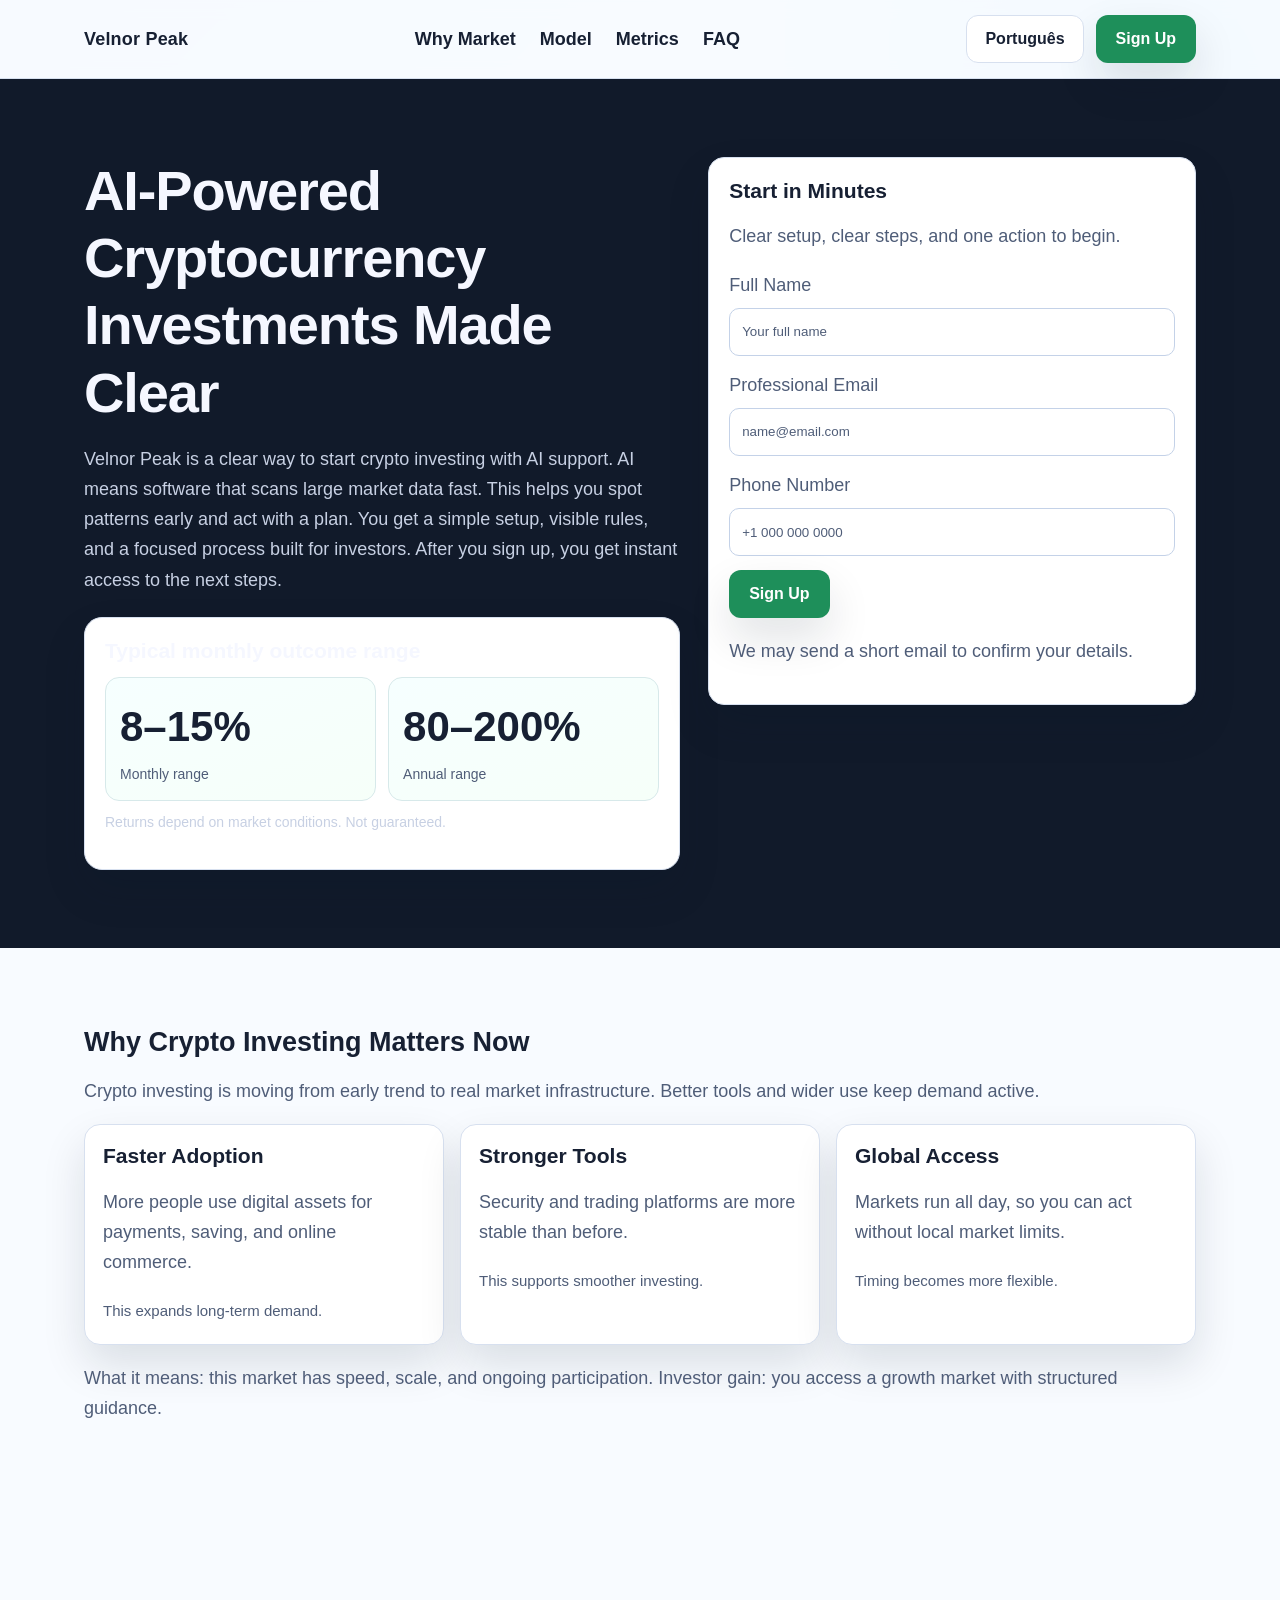
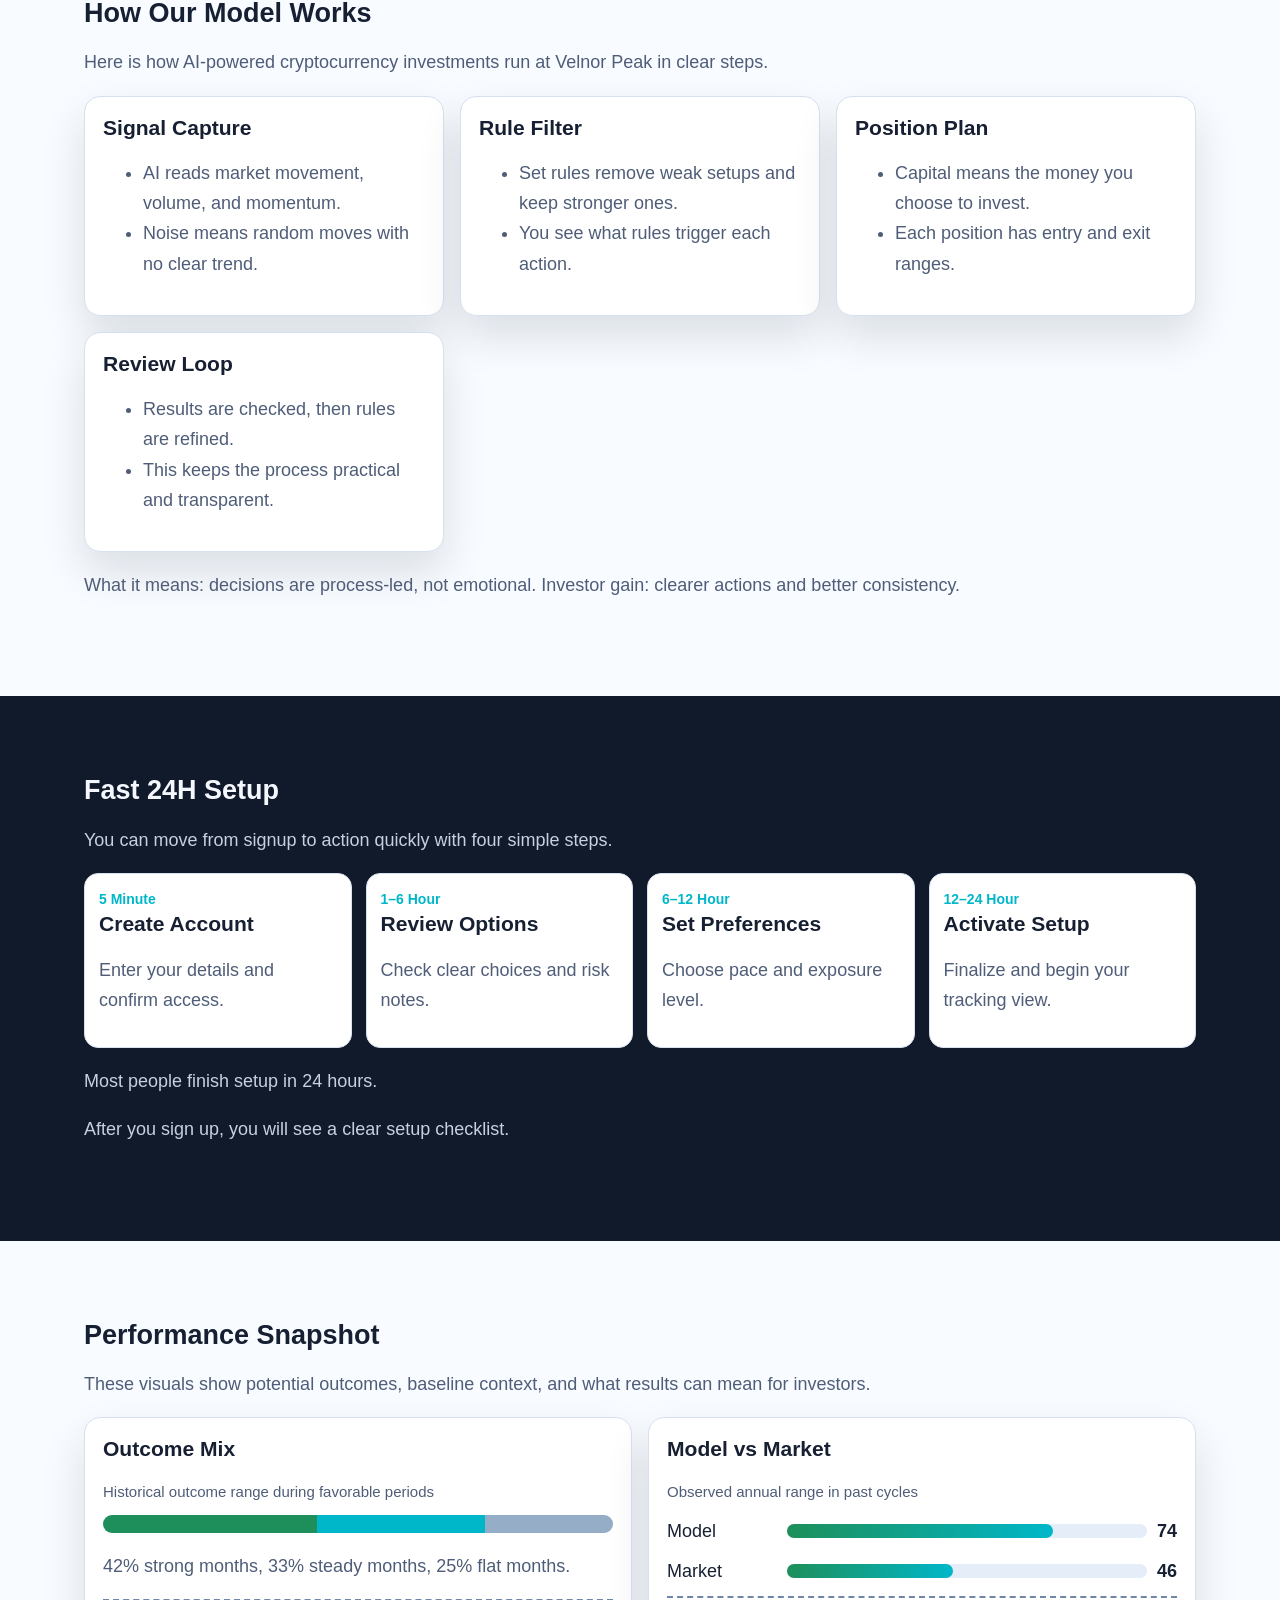
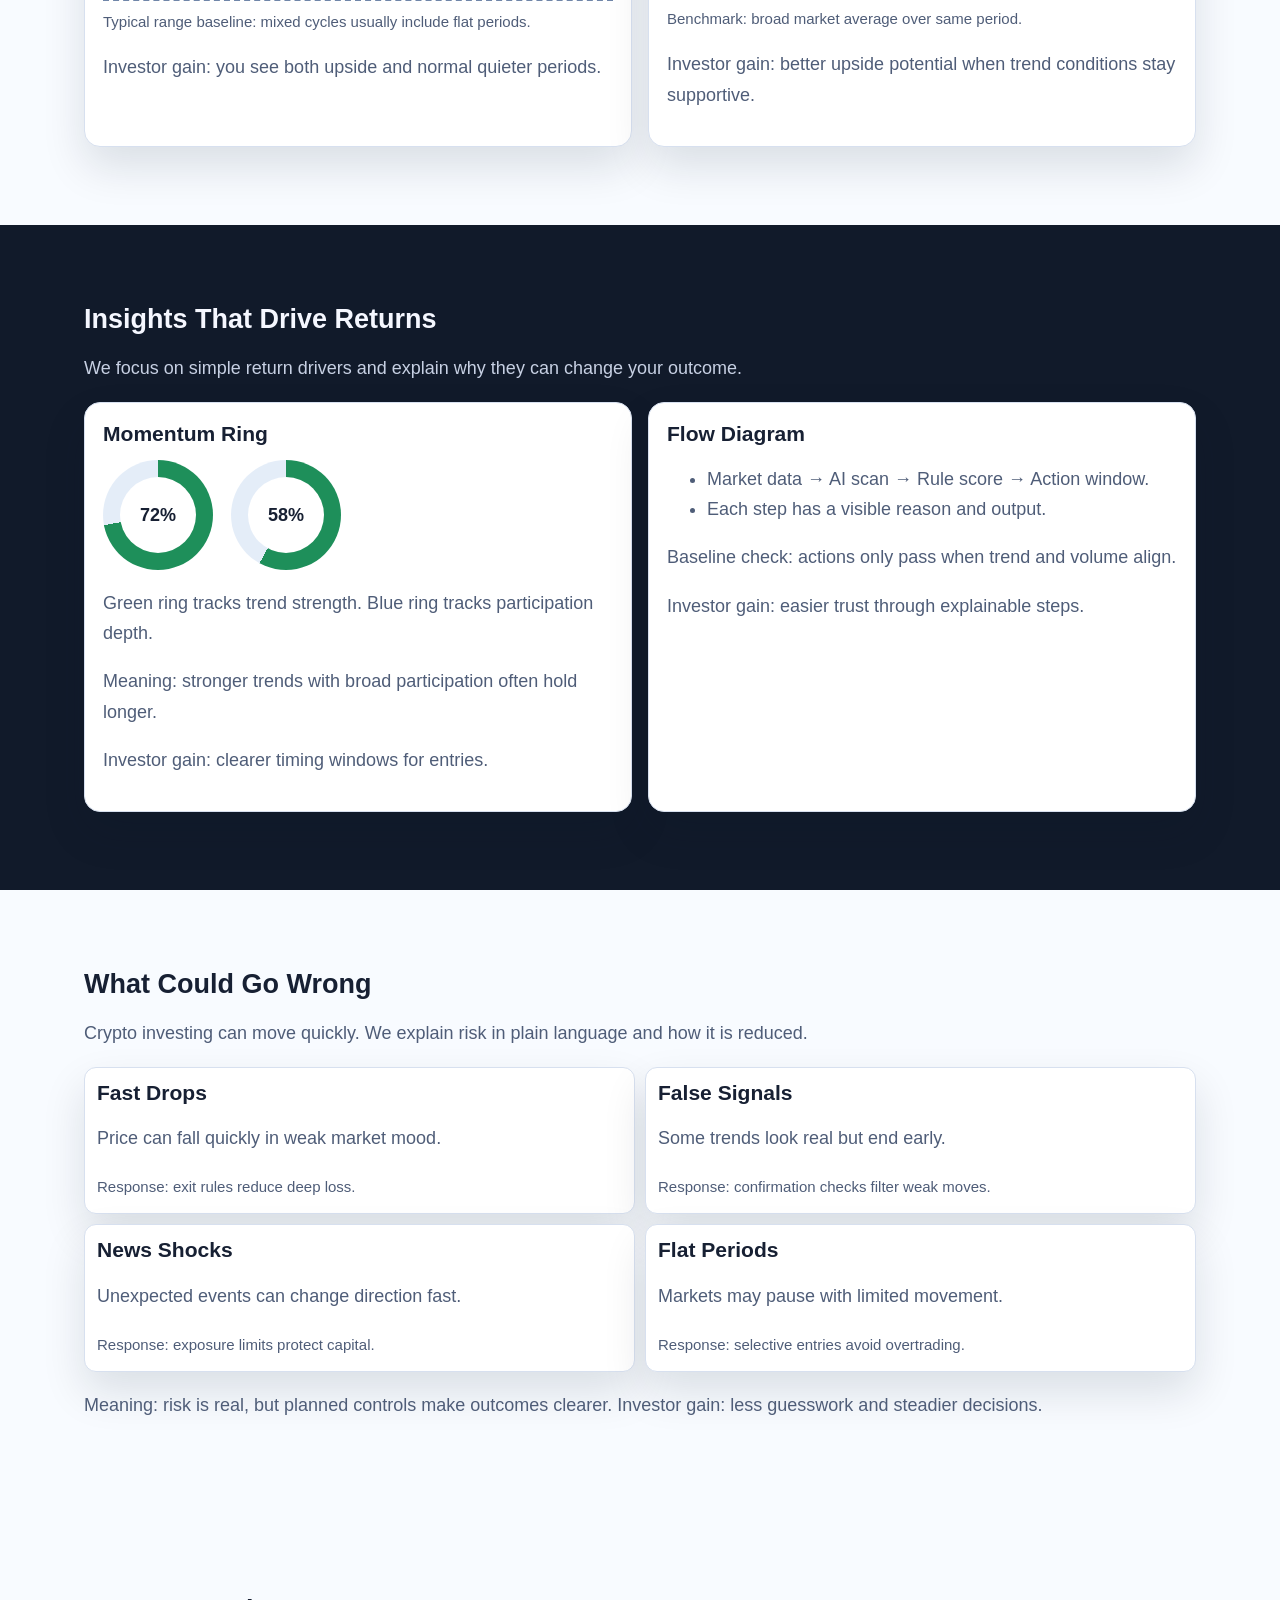
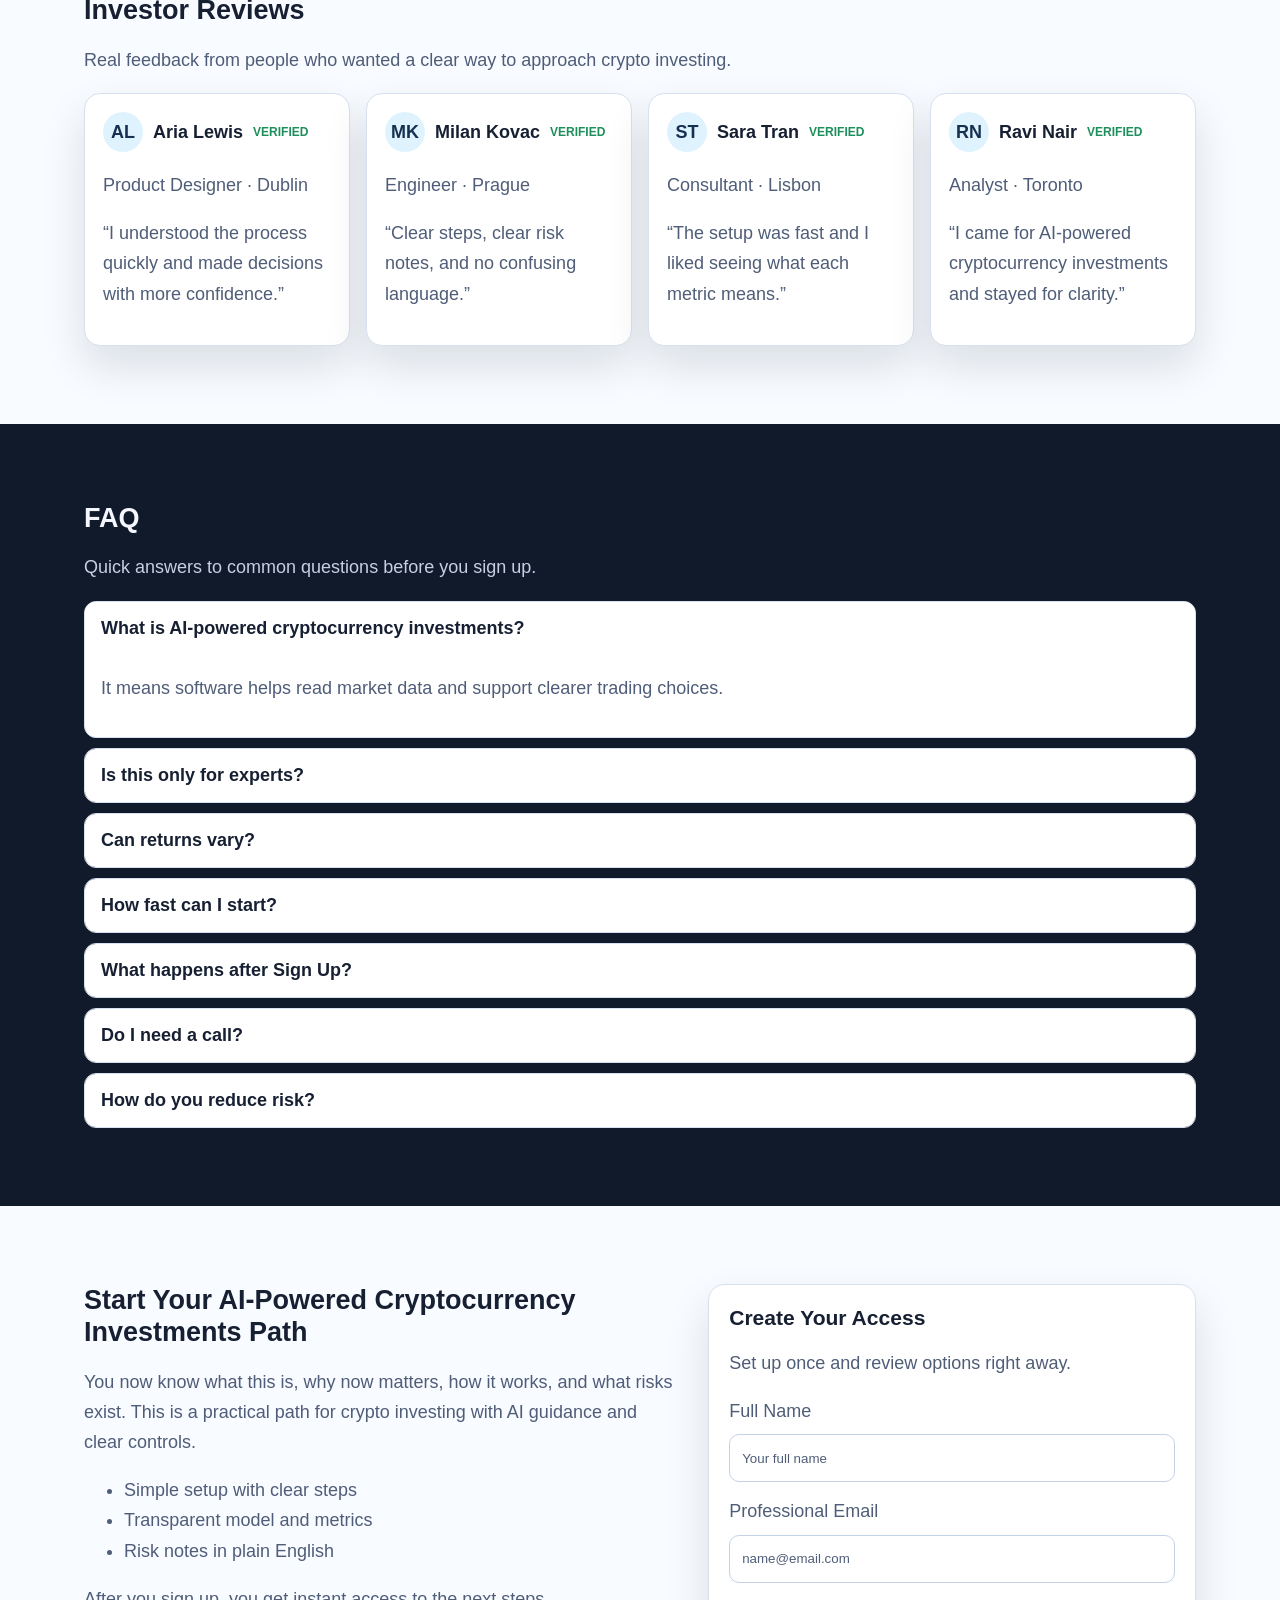
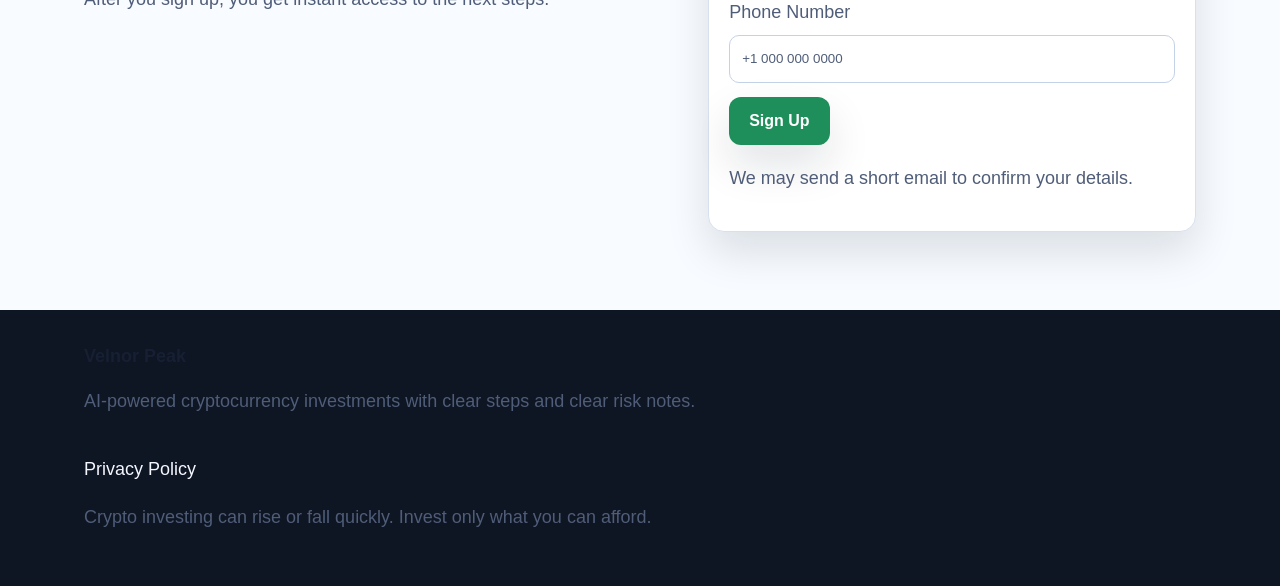
<file: pt/index.html>
<!doctype html>
<html lang="en">
<head>
  <meta charset="UTF-8" />
  <meta name="viewport" content="width=device-width, initial-scale=1.0" />
  <title>Velnor Peak | AI-Powered Cryptocurrency Investments - Português</title>
  <meta name="description" content="Português route in English. Learn a clear AI-powered crypto investing process and sign up in minutes." />
  <link rel="canonical" href="https://velnorpeak.com/../pt/index.html" />
  <link rel="alternate" hreflang="en" href="https://velnorpeak.com/index.html" />
  <link rel="alternate" hreflang="de" href="https://velnorpeak.com/de/index.html" />
  <link rel="alternate" hreflang="fr" href="https://velnorpeak.com/fr/index.html" />
  <link rel="alternate" hreflang="es" href="https://velnorpeak.com/es/index.html" />
  <link rel="alternate" hreflang="it" href="https://velnorpeak.com/it/index.html" />
  <link rel="alternate" hreflang="tr" href="https://velnorpeak.com/tr/index.html" />
  <link rel="alternate" hreflang="pt" href="https://velnorpeak.com/pt/index.html" />
  <link rel="alternate" hreflang="ja" href="https://velnorpeak.com/jp/index.html" />
  <link rel="alternate" hreflang="sk" href="https://velnorpeak.com/sk/index.html" />
  <link rel="alternate" hreflang="nl-BE" href="https://velnorpeak.com/be/index.html" />
  <link rel="alternate" hreflang="x-default" href="https://velnorpeak.com/index.html" />
  <meta property="og:title" content="Velnor Peak | AI-Powered Cryptocurrency Investments - Português" />
  <meta property="og:description" content="Português route in English. Learn a clear AI-powered crypto investing process and sign up in minutes." />
  <meta property="og:type" content="website" />
  <meta property="og:url" content="https://velnorpeak.com/../pt/index.html" />
  <meta name="twitter:card" content="summary_large_image" />
  <meta name="twitter:title" content="Velnor Peak | AI-Powered Cryptocurrency Investments - Português" />
  <meta name="twitter:description" content="Português route in English. Learn a clear AI-powered crypto investing process and sign up in minutes." />
  <link rel="stylesheet" href="../assets/style.css" />
  <script defer src="../assets/app.js"></script>
</head>
<body>
<div class="page-bg" aria-hidden="true"></div>
<header class="site-header">
  <div class="container head-row">
    <div class="brand">Velnor Peak</div>
    <nav class="main-nav" aria-label="Primary">
      <a href="#market">Why Market</a><a href="#model">Model</a><a href="#metrics">Metrics</a><a href="#faq">FAQ</a>
    </nav>
    <div class="right-zone">
      <div class="lang">
        <button class="lang-toggle" aria-label="Current language">Português</button>
        <div class="lang-menu" role="menu">
<a href="../index.html"><span class="flag"><svg viewBox="0 0 30 20" width="16" height="12"><rect width="30" height="20" fill="#012169"/><path d="M0 0l30 20M30 0L0 20" stroke="#fff" stroke-width="4"/><path d="M0 0l30 20M30 0L0 20" stroke="#c8102e" stroke-width="2"/><path d="M15 0v20M0 10h30" stroke="#fff" stroke-width="6"/><path d="M15 0v20M0 10h30" stroke="#c8102e" stroke-width="3"/></svg></span>English</a>
<a href="../de/index.html"><span class="flag"><svg viewBox="0 0 3 2" width="16" height="12"><rect width="3" height="2" fill="#ffce00"/><rect width="3" height="1.33" fill="#dd0000"/><rect width="3" height="0.66" fill="#000"/></svg></span>Deutsch</a>
<a href="../fr/index.html"><span class="flag"><svg viewBox="0 0 3 2" width="16" height="12"><rect width="1" height="2" fill="#0055a4"/><rect x="1" width="1" height="2" fill="#fff"/><rect x="2" width="1" height="2" fill="#ef4135"/></svg></span>Français</a>
<a href="../es/index.html"><span class="flag"><svg viewBox="0 0 3 2" width="16" height="12"><rect width="3" height="2" fill="#aa151b"/><rect y="0.5" width="3" height="1" fill="#f1bf00"/></svg></span>Español</a>
<a href="../it/index.html"><span class="flag"><svg viewBox="0 0 3 2" width="16" height="12"><rect width="1" height="2" fill="#009246"/><rect x="1" width="1" height="2" fill="#fff"/><rect x="2" width="1" height="2" fill="#ce2b37"/></svg></span>Italiano</a>
<a href="../tr/index.html"><span class="flag"><svg viewBox="0 0 30 20" width="16" height="12"><rect width="30" height="20" fill="#e30a17"/><circle cx="12" cy="10" r="5" fill="#fff"/><circle cx="13.5" cy="10" r="4" fill="#e30a17"/></svg></span>Türkçe</a>
<a href="../pt/index.html"><span class="flag"><svg viewBox="0 0 30 20" width="16" height="12"><rect width="12" height="20" fill="#006600"/><rect x="12" width="18" height="20" fill="#ff0000"/></svg></span>Português</a>
<a href="../jp/index.html"><span class="flag"><svg viewBox="0 0 3 2" width="16" height="12"><rect width="3" height="2" fill="#fff"/><circle cx="1.5" cy="1" r="0.55" fill="#bc002d"/></svg></span>日本語</a>
<a href="../sk/index.html"><span class="flag"><svg viewBox="0 0 30 20" width="16" height="12"><rect width="30" height="20" fill="#ee1c25"/><rect width="30" height="13.3" fill="#0b4ea2"/><rect width="30" height="6.6" fill="#fff"/></svg></span>Slovak</a>
<a href="../be/index.html"><span class="flag"><svg viewBox="0 0 3 2" width="16" height="12"><rect width="1" height="2" fill="#000"/><rect x="1" width="1" height="2" fill="#ffd90c"/><rect x="2" width="1" height="2" fill="#ef3340"/></svg></span>Nederlands (BE)</a>
</div>
      </div>
      <a class="btn btn-primary" href="#signup">Sign Up</a>
      <button class="burger" aria-label="Open menu">☰</button>
    </div>
  </div>
</header>

<div class="drawer" aria-hidden="true">
  <div class="drawer-backdrop"></div>
  <div class="drawer-panel">
    <div class="drawer-top"><strong>Menu</strong><button class="drawer-close" aria-label="Close menu">✕</button></div>
    <nav class="drawer-nav" aria-label="Mobile">
      <a href="#market">Why Market</a><a href="#model">Model</a><a href="#process">Process</a><a href="#faq">FAQ</a>
    </nav>
    <div class="lang" style="margin:10px 0 14px">
      <button class="lang-toggle" aria-label="Current language">Português</button>
      <div class="lang-menu">
<a href="../index.html"><span class="flag"><svg viewBox="0 0 30 20" width="16" height="12"><rect width="30" height="20" fill="#012169"/><path d="M0 0l30 20M30 0L0 20" stroke="#fff" stroke-width="4"/><path d="M0 0l30 20M30 0L0 20" stroke="#c8102e" stroke-width="2"/><path d="M15 0v20M0 10h30" stroke="#fff" stroke-width="6"/><path d="M15 0v20M0 10h30" stroke="#c8102e" stroke-width="3"/></svg></span>English</a>
<a href="../de/index.html"><span class="flag"><svg viewBox="0 0 3 2" width="16" height="12"><rect width="3" height="2" fill="#ffce00"/><rect width="3" height="1.33" fill="#dd0000"/><rect width="3" height="0.66" fill="#000"/></svg></span>Deutsch</a>
<a href="../fr/index.html"><span class="flag"><svg viewBox="0 0 3 2" width="16" height="12"><rect width="1" height="2" fill="#0055a4"/><rect x="1" width="1" height="2" fill="#fff"/><rect x="2" width="1" height="2" fill="#ef4135"/></svg></span>Français</a>
<a href="../es/index.html"><span class="flag"><svg viewBox="0 0 3 2" width="16" height="12"><rect width="3" height="2" fill="#aa151b"/><rect y="0.5" width="3" height="1" fill="#f1bf00"/></svg></span>Español</a>
<a href="../it/index.html"><span class="flag"><svg viewBox="0 0 3 2" width="16" height="12"><rect width="1" height="2" fill="#009246"/><rect x="1" width="1" height="2" fill="#fff"/><rect x="2" width="1" height="2" fill="#ce2b37"/></svg></span>Italiano</a>
<a href="../tr/index.html"><span class="flag"><svg viewBox="0 0 30 20" width="16" height="12"><rect width="30" height="20" fill="#e30a17"/><circle cx="12" cy="10" r="5" fill="#fff"/><circle cx="13.5" cy="10" r="4" fill="#e30a17"/></svg></span>Türkçe</a>
<a href="../pt/index.html"><span class="flag"><svg viewBox="0 0 30 20" width="16" height="12"><rect width="12" height="20" fill="#006600"/><rect x="12" width="18" height="20" fill="#ff0000"/></svg></span>Português</a>
<a href="../jp/index.html"><span class="flag"><svg viewBox="0 0 3 2" width="16" height="12"><rect width="3" height="2" fill="#fff"/><circle cx="1.5" cy="1" r="0.55" fill="#bc002d"/></svg></span>日本語</a>
<a href="../sk/index.html"><span class="flag"><svg viewBox="0 0 30 20" width="16" height="12"><rect width="30" height="20" fill="#ee1c25"/><rect width="30" height="13.3" fill="#0b4ea2"/><rect width="30" height="6.6" fill="#fff"/></svg></span>Slovak</a>
<a href="../be/index.html"><span class="flag"><svg viewBox="0 0 3 2" width="16" height="12"><rect width="1" height="2" fill="#000"/><rect x="1" width="1" height="2" fill="#ffd90c"/><rect x="2" width="1" height="2" fill="#ef3340"/></svg></span>Nederlands (BE)</a>
</div>
    </div>
    <a class="btn btn-primary" href="#signup">Sign Up</a>
  </div>
</div>

<main>
<section class="section dark hero">
  <div class="container hero-grid">
    <div data-reveal>
      <h1>AI-Powered Cryptocurrency Investments Made Clear</h1>
      <p class="hero-intro">Velnor Peak is a clear way to start crypto investing with AI support. AI means software that scans large market data fast. This helps you spot patterns early and act with a plan. You get a simple setup, visible rules, and a focused process built for investors. After you sign up, you get instant access to the next steps.</p>
      <div class="performance">
        <h3>Typical monthly outcome range</h3>
        <div class="perf-grid">
          <div class="perf-card"><div class="perf-num">8–15%</div><div class="perf-label">Monthly range</div></div>
          <div class="perf-card"><div class="perf-num">80–200%</div><div class="perf-label">Annual range</div></div>
        </div>
        <p class="perf-note">Returns depend on market conditions. Not guaranteed.</p>
      </div>
    </div>
    <form class="form-card" id="signup" data-reveal>
      <h3 class="form-title">Start in Minutes</h3>
      <p class="form-sub">Clear setup, clear steps, and one action to begin.</p>
      <label for="n1">Full Name</label><input id="n1" name="name" placeholder="Your full name" required />
      <label for="e1">Professional Email</label><input id="e1" name="email" type="email" placeholder="name@email.com" required />
      <label for="p1">Phone Number</label><input id="p1" name="phone" placeholder="+1 000 000 0000" required />
      <button class="btn btn-primary" type="submit">Sign Up</button>
      <p class="muted">We may send a short email to confirm your details.</p>
    </form>
  </div>
</section>

<section class="section light" id="market"><div class="container" data-reveal>
  <h2>Why Crypto Investing Matters Now</h2>
  <p>Crypto investing is moving from early trend to real market infrastructure. Better tools and wider use keep demand active.</p>
  <div class="grid-3">
    <article class="card"><h3>Faster Adoption</h3><p>More people use digital assets for payments, saving, and online commerce.</p><small class="muted">This expands long-term demand.</small></article>
    <article class="card"><h3>Stronger Tools</h3><p>Security and trading platforms are more stable than before.</p><small class="muted">This supports smoother investing.</small></article>
    <article class="card"><h3>Global Access</h3><p>Markets run all day, so you can act without local market limits.</p><small class="muted">Timing becomes more flexible.</small></article>
  </div>
  <p>What it means: this market has speed, scale, and ongoing participation. Investor gain: you access a growth market with structured guidance.</p>
</div></section>

<section class="section light" id="model"><div class="container" data-reveal>
  <h2>How Our Model Works</h2>
  <p>Here is how AI-powered cryptocurrency investments run at Velnor Peak in clear steps.</p>
  <div class="grid-2">
    <article class="card"><h3>Signal Capture</h3><ul><li>AI reads market movement, volume, and momentum.</li><li>Noise means random moves with no clear trend.</li></ul></article>
    <article class="card"><h3>Rule Filter</h3><ul><li>Set rules remove weak setups and keep stronger ones.</li><li>You see what rules trigger each action.</li></ul></article>
    <article class="card"><h3>Position Plan</h3><ul><li>Capital means the money you choose to invest.</li><li>Each position has entry and exit ranges.</li></ul></article>
    <article class="card"><h3>Review Loop</h3><ul><li>Results are checked, then rules are refined.</li><li>This keeps the process practical and transparent.</li></ul></article>
  </div>
  <p>What it means: decisions are process-led, not emotional. Investor gain: clearer actions and better consistency.</p>
</div></section>

<section class="section dark" id="process"><div class="container" data-reveal>
  <h2>Fast 24H Setup</h2>
  <p>You can move from signup to action quickly with four simple steps.</p>
  <div class="process">
    <article class="process-card"><div class="time">5 Minute</div><h3>Create Account</h3><p>Enter your details and confirm access.</p></article>
    <article class="process-card"><div class="time">1–6 Hour</div><h3>Review Options</h3><p>Check clear choices and risk notes.</p></article>
    <article class="process-card"><div class="time">6–12 Hour</div><h3>Set Preferences</h3><p>Choose pace and exposure level.</p></article>
    <article class="process-card"><div class="time">12–24 Hour</div><h3>Activate Setup</h3><p>Finalize and begin your tracking view.</p></article>
  </div>
  <p>Most people finish setup in 24 hours.</p>
  <p>After you sign up, you will see a clear setup checklist.</p>
</div></section>

<section class="section light" id="metrics"><div class="container" data-reveal>
  <h2>Performance Snapshot</h2>
  <p>These visuals show potential outcomes, baseline context, and what results can mean for investors.</p>
  <div class="grid-2">
    <article class="card chart-stack"><h3>Outcome Mix</h3><small class="muted">Historical outcome range during favorable periods</small>
      <div class="seg"><span class="s1" style="width:42%"></span><span class="s2" style="width:33%"></span><span class="s3" style="width:25%"></span></div>
      <p>42% strong months, 33% steady months, 25% flat months.</p>
      <p class="benchmark">Typical range baseline: mixed cycles usually include flat periods.</p>
      <p>Investor gain: you see both upside and normal quieter periods.</p>
    </article>
    <article class="card comp-bars"><h3>Model vs Market</h3><small class="muted">Observed annual range in past cycles</small>
      <div class="row"><span>Model</span><div class="bar"><div class="fill" style="width:74%"></div></div><strong>74</strong></div>
      <div class="row"><span>Market</span><div class="bar"><div class="fill" style="width:46%"></div></div><strong>46</strong></div>
      <p class="benchmark">Benchmark: broad market average over same period.</p>
      <p>Investor gain: better upside potential when trend conditions stay supportive.</p>
    </article>
  </div>
</div></section>

<section class="section dark" id="insights"><div class="container" data-reveal>
  <h2>Insights That Drive Returns</h2>
  <p>We focus on simple return drivers and explain why they can change your outcome.</p>
  <div class="grid-2">
    <article class="card"><h3>Momentum Ring</h3><div class="rings"><div class="ring" style="--v:72%"><span>72%</span></div><div class="ring" style="--v:58%"><span>58%</span></div></div><p>Green ring tracks trend strength. Blue ring tracks participation depth.</p><p>Meaning: stronger trends with broad participation often hold longer.</p><p>Investor gain: clearer timing windows for entries.</p></article>
    <article class="card"><h3>Flow Diagram</h3><ul><li>Market data → AI scan → Rule score → Action window.</li><li>Each step has a visible reason and output.</li></ul><p>Baseline check: actions only pass when trend and volume align.</p><p>Investor gain: easier trust through explainable steps.</p></article>
  </div>
</div></section>

<section class="section light" id="risk"><div class="container" data-reveal>
  <h2>What Could Go Wrong</h2>
  <p>Crypto investing can move quickly. We explain risk in plain language and how it is reduced.</p>
  <div class="risk-matrix">
    <div class="card"><h3>Fast Drops</h3><p>Price can fall quickly in weak market mood.</p><small class="muted">Response: exit rules reduce deep loss.</small></div>
    <div class="card"><h3>False Signals</h3><p>Some trends look real but end early.</p><small class="muted">Response: confirmation checks filter weak moves.</small></div>
    <div class="card"><h3>News Shocks</h3><p>Unexpected events can change direction fast.</p><small class="muted">Response: exposure limits protect capital.</small></div>
    <div class="card"><h3>Flat Periods</h3><p>Markets may pause with limited movement.</p><small class="muted">Response: selective entries avoid overtrading.</small></div>
  </div>
  <p>Meaning: risk is real, but planned controls make outcomes clearer. Investor gain: less guesswork and steadier decisions.</p>
</div></section>

<section class="section light" id="reviews"><div class="container" data-reveal>
  <h2>Investor Reviews</h2><p>Real feedback from people who wanted a clear way to approach crypto investing.</p>
  <div class="reviews">
    <article class="card review-card"><div class="avatar-row"><span class="avatar">AL</span><strong>Aria Lewis</strong><span class="verified">VERIFIED</span></div><p>Product Designer · Dublin</p><p>“I understood the process quickly and made decisions with more confidence.”</p></article>
    <article class="card review-card"><div class="avatar-row"><span class="avatar">MK</span><strong>Milan Kovac</strong><span class="verified">VERIFIED</span></div><p>Engineer · Prague</p><p>“Clear steps, clear risk notes, and no confusing language.”</p></article>
    <article class="card review-card"><div class="avatar-row"><span class="avatar">ST</span><strong>Sara Tran</strong><span class="verified">VERIFIED</span></div><p>Consultant · Lisbon</p><p>“The setup was fast and I liked seeing what each metric means.”</p></article>
    <article class="card review-card"><div class="avatar-row"><span class="avatar">RN</span><strong>Ravi Nair</strong><span class="verified">VERIFIED</span></div><p>Analyst · Toronto</p><p>“I came for AI-powered cryptocurrency investments and stayed for clarity.”</p></article>
  </div>
</div></section>

<section class="section dark" id="faq"><div class="container" data-reveal>
  <h2>FAQ</h2><p>Quick answers to common questions before you sign up.</p>
  <div class="faq-list">
    <article class="faq-item open"><button class="faq-q">What is AI-powered cryptocurrency investments?</button><div class="faq-a"><p>It means software helps read market data and support clearer trading choices.</p></div></article>
    <article class="faq-item"><button class="faq-q">Is this only for experts?</button><div class="faq-a"><p>No. It is built for investors who want a clear process.</p></div></article>
    <article class="faq-item"><button class="faq-q">Can returns vary?</button><div class="faq-a"><p>Yes. Returns move with market conditions and are never guaranteed.</p></div></article>
    <article class="faq-item"><button class="faq-q">How fast can I start?</button><div class="faq-a"><p>Most people complete setup in 24 hours.</p></div></article>
    <article class="faq-item"><button class="faq-q">What happens after Sign Up?</button><div class="faq-a"><p>After you sign up, you can review the options and choose what to do next.</p></div></article>
    <article class="faq-item"><button class="faq-q">Do I need a call?</button><div class="faq-a"><p>No calls are required. The process is self-serve and clear.</p></div></article>
    <article class="faq-item"><button class="faq-q">How do you reduce risk?</button><div class="faq-a"><p>We use entry rules, exit ranges, and exposure limits.</p></div></article>
  </div>
</div></section>

<section class="section light" id="final"><div class="container hero-grid" data-reveal>
  <div>
    <h2>Start Your AI-Powered Cryptocurrency Investments Path</h2>
    <p>You now know what this is, why now matters, how it works, and what risks exist. This is a practical path for crypto investing with AI guidance and clear controls.</p>
    <ul>
      <li>Simple setup with clear steps</li>
      <li>Transparent model and metrics</li>
      <li>Risk notes in plain English</li>
    </ul>
    <p>After you sign up, you get instant access to the next steps.</p>
  </div>
  <form class="form-card">
    <h3 class="form-title">Create Your Access</h3>
    <p class="form-sub">Set up once and review options right away.</p>
    <label for="n2">Full Name</label><input id="n2" name="name2" placeholder="Your full name" required />
    <label for="e2">Professional Email</label><input id="e2" name="email2" type="email" placeholder="name@email.com" required />
    <label for="p2">Phone Number</label><input id="p2" name="phone2" placeholder="+1 000 000 0000" required />
    <button class="btn btn-primary" type="submit">Sign Up</button>
    <p class="muted">We may send a short email to confirm your details.</p>
  </form>
</div></section>
</main>

<footer>
  <div class="container footer-panel">
    <div><h4>Velnor Peak</h4><p>AI-powered cryptocurrency investments with clear steps and clear risk notes.</p></div>
    <div><a href="#" data-open-privacy style="color:#f5f7ff">Privacy Policy</a><p>Crypto investing can rise or fall quickly. Invest only what you can afford.</p></div>
  </div>
</footer>

<div class="modal" id="privacy-modal" aria-hidden="true">
  <div class="modal-backdrop"></div>
  <div class="modal-dialog">
    <button class="modal-close-x" aria-label="Close privacy">✕</button>
    <h2>Privacy Policy</h2>
    <p>Introduction: We use your data to provide access and support account safety.</p>
    <p>Data collection: We collect name, email, phone, and technical visit data.</p>
    <p>Legal basis: We process data for service delivery and consent-based communication.</p>
    <p>Cookies: Cookies help site performance, login flow, and basic analytics.</p>
    <p>Retention: Data is kept only as long as needed for service and legal duties.</p>
    <p>Third-party sharing: We share limited data with secure providers needed for operations.</p>
    <p>Security: We use access controls and monitored systems to protect your information.</p>
    <p>User rights: You can request access, correction, deletion, or data export.</p>
    <p>International transfers: Data may be processed in other regions with safeguards.</p>
    <p>Industry risk disclosure: Digital asset markets are volatile and outcomes can vary.</p>
    <p>Contact: Reach us by email through the support address on this website.</p>
    <div class="modal-foot"><button class="btn" data-close-modal>Close</button></div>
  </div>
</div>

<script type="application/ld+json">{"@context":"https://schema.org","@type":"Organization","name":"Velnor Peak","url":"https://velnorpeak.com","logo":"https://velnorpeak.com/assets/img/logo.png"}</script>
<script type="application/ld+json">{"@context":"https://schema.org","@type":"WebSite","name":"Velnor Peak","url":"https://velnorpeak.com"}</script>
<script type="application/ld+json">{"@context":"https://schema.org","@type":"FAQPage","mainEntity":[{"@type":"Question","name":"What is AI-powered cryptocurrency investments?","acceptedAnswer":{"@type":"Answer","text":"Software helps read market data and support clearer choices."}},{"@type":"Question","name":"How fast can I start?","acceptedAnswer":{"@type":"Answer","text":"Most people complete setup in 24 hours."}}]}</script>
<script type="application/ld+json">{"@context":"https://schema.org","@type":"Review","author":{"@type":"Person","name":"Aria Lewis"},"reviewBody":"I understood the process quickly and made decisions with more confidence.","reviewRating":{"@type":"Rating","ratingValue":"5","bestRating":"5"},"itemReviewed":{"@type":"Service","name":"Velnor Peak onboarding"}}</script>
</body></html>
</file>
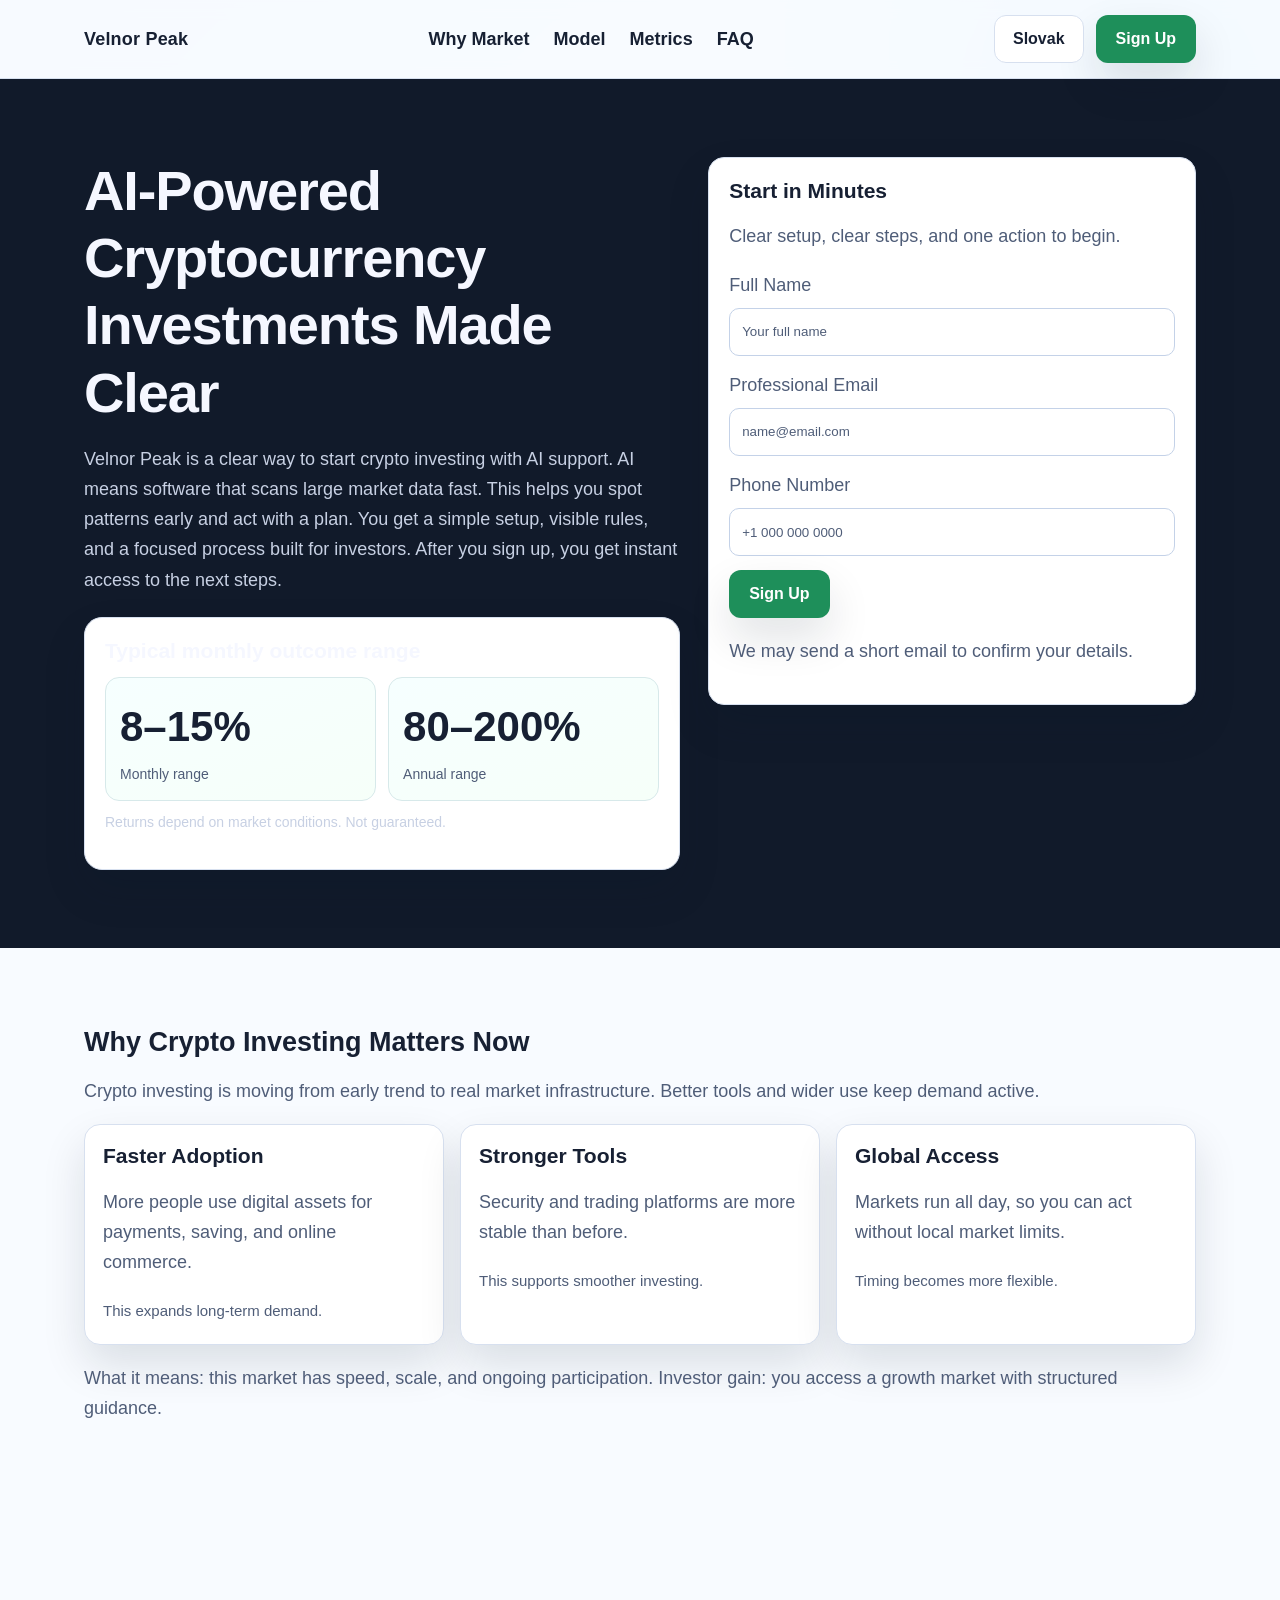
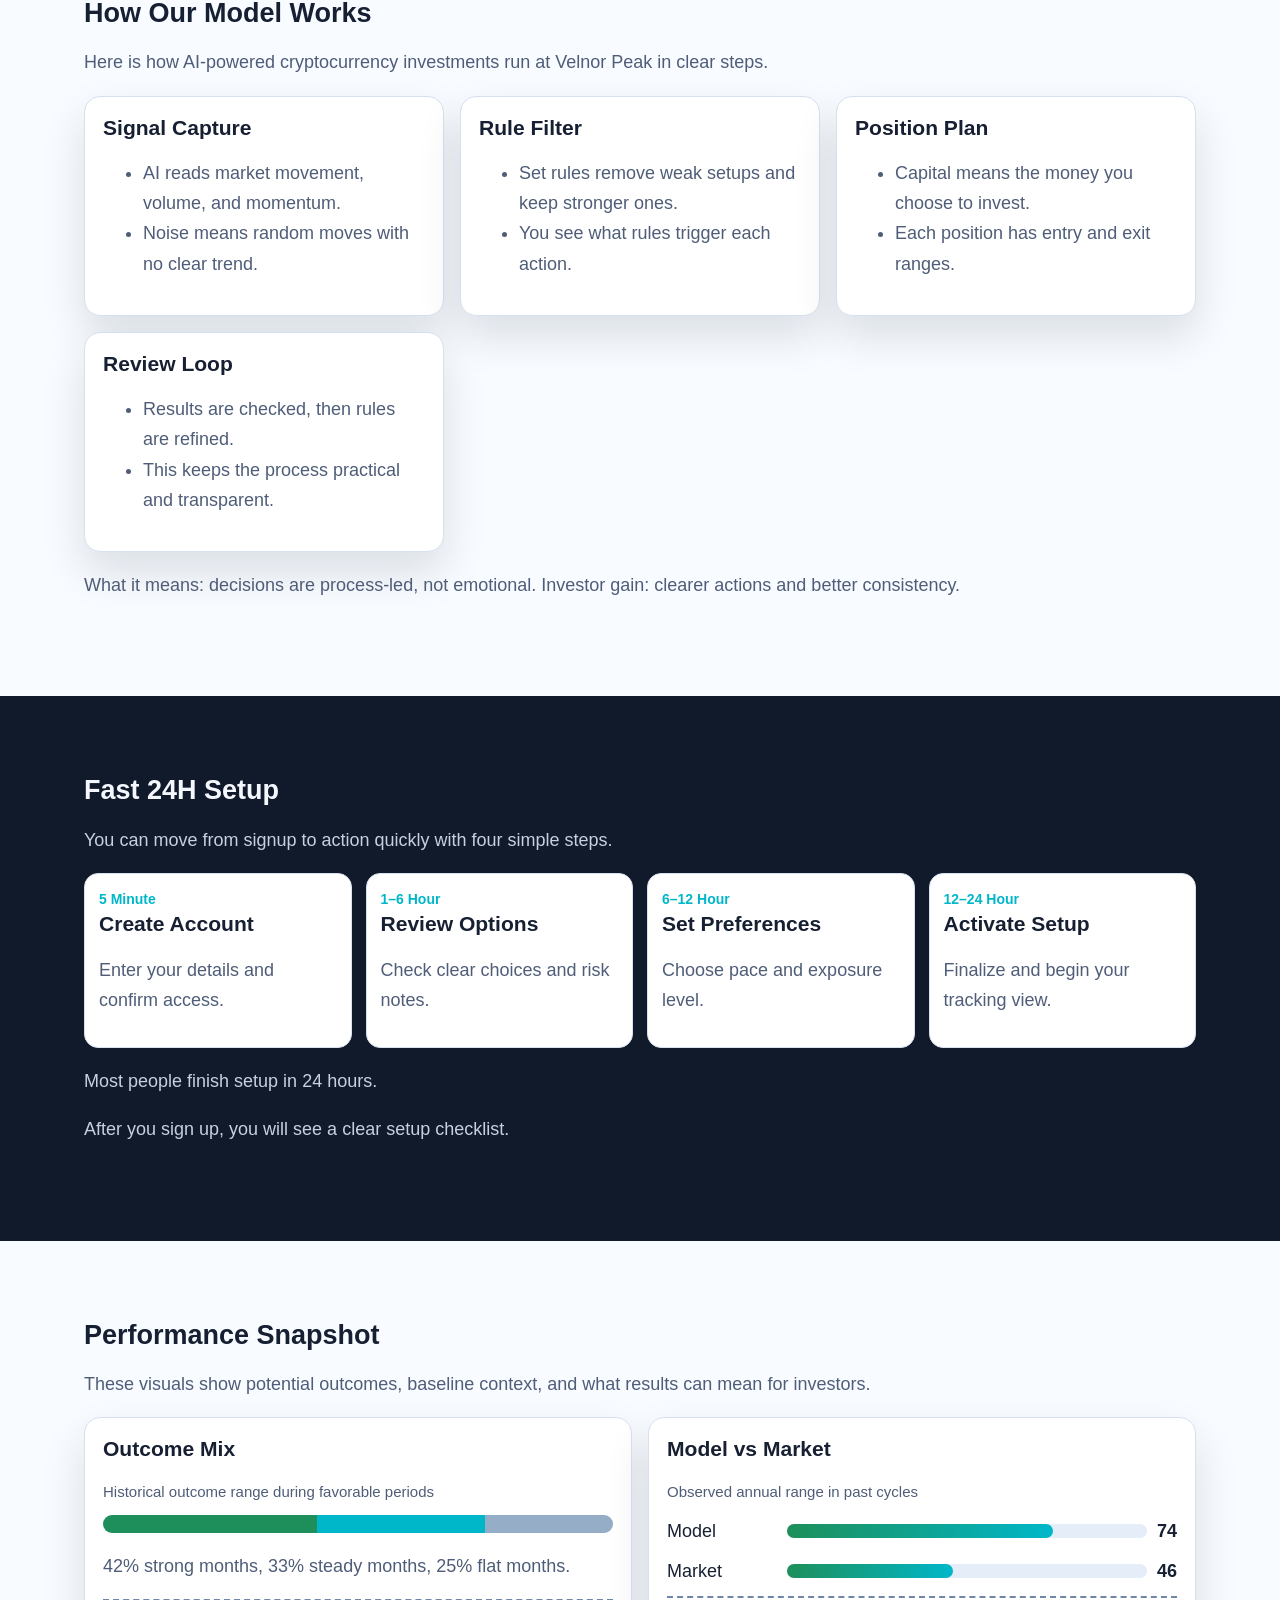
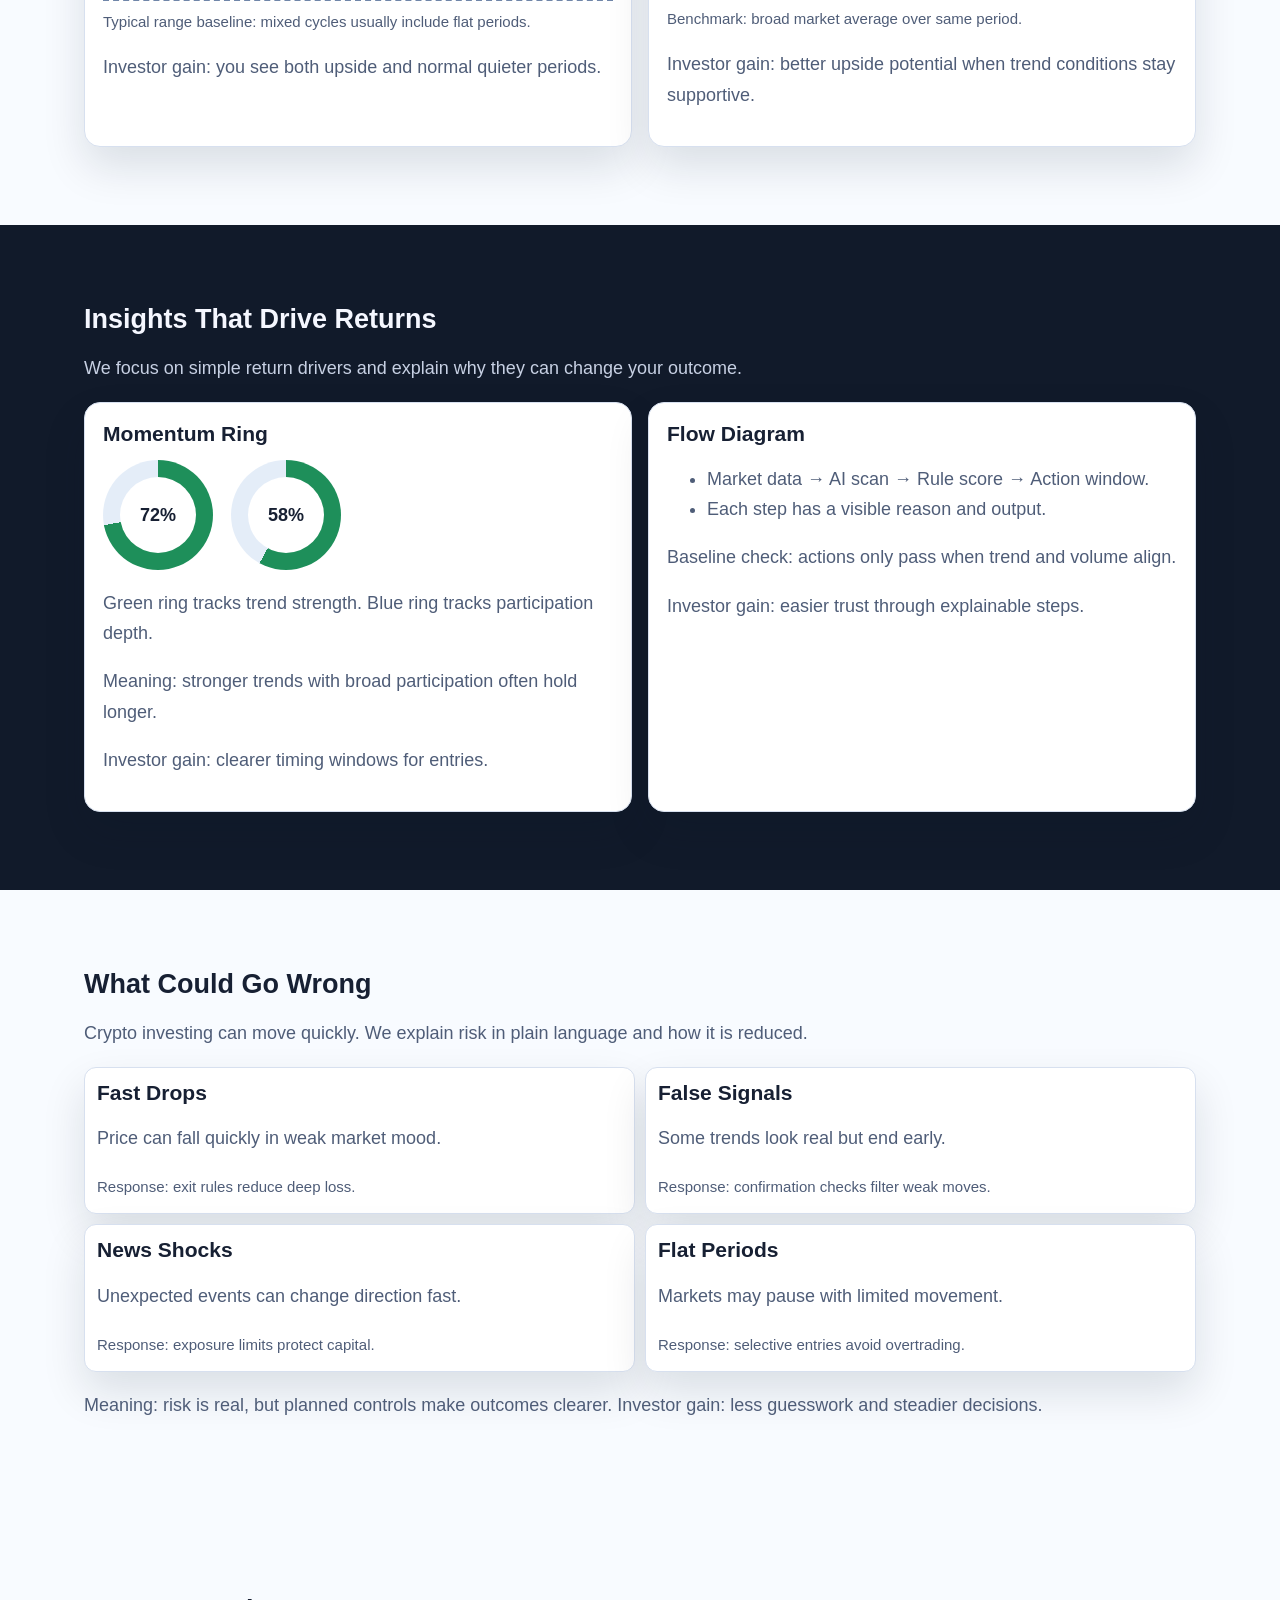
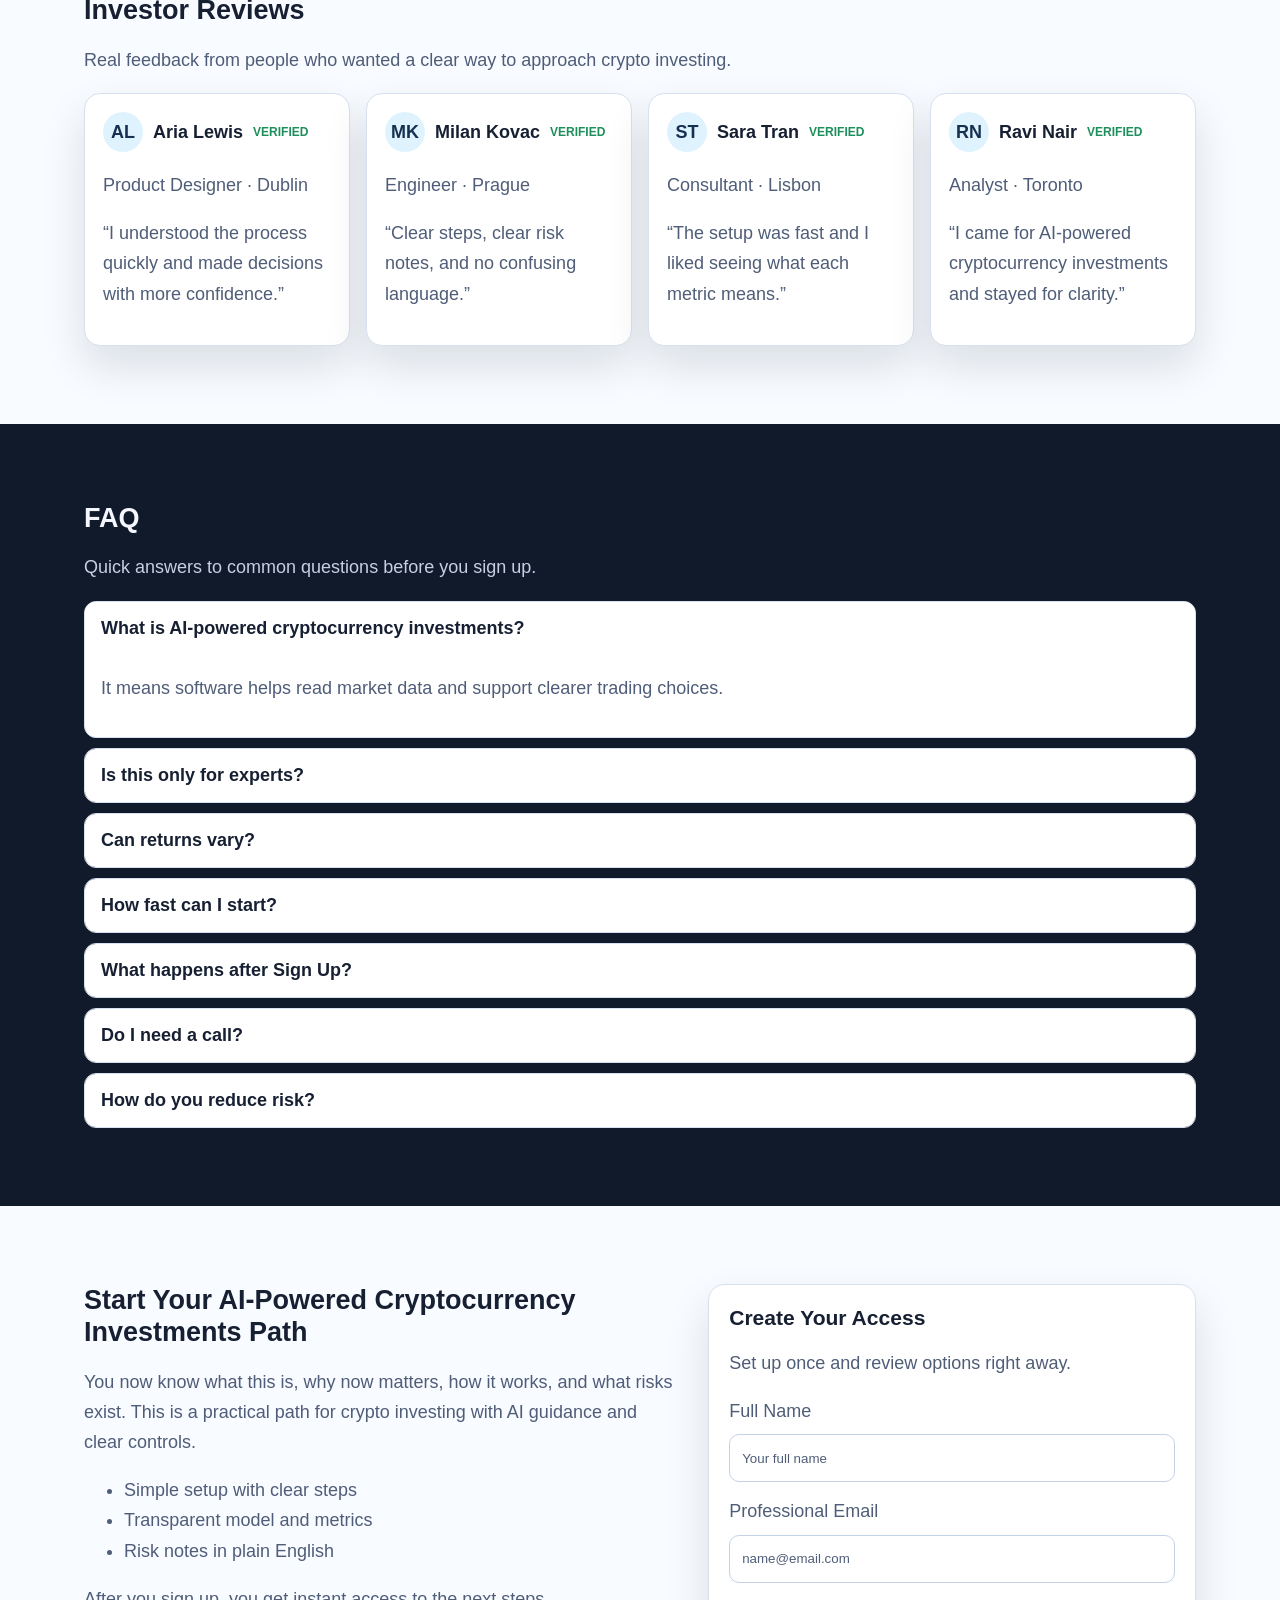
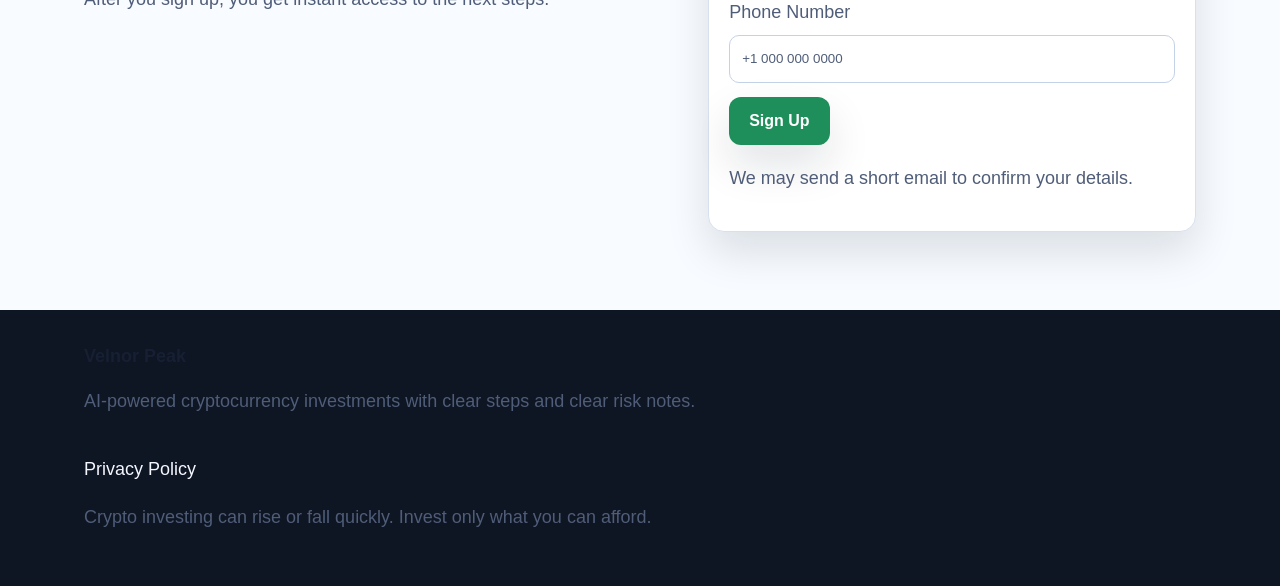
<file: sk/index.html>
<!doctype html>
<html lang="en">
<head>
  <meta charset="UTF-8" />
  <meta name="viewport" content="width=device-width, initial-scale=1.0" />
  <title>Velnor Peak | AI-Powered Cryptocurrency Investments - Slovak</title>
  <meta name="description" content="Slovak route in English. Learn a clear AI-powered crypto investing process and sign up in minutes." />
  <link rel="canonical" href="https://velnorpeak.com/../sk/index.html" />
  <link rel="alternate" hreflang="en" href="https://velnorpeak.com/index.html" />
  <link rel="alternate" hreflang="de" href="https://velnorpeak.com/de/index.html" />
  <link rel="alternate" hreflang="fr" href="https://velnorpeak.com/fr/index.html" />
  <link rel="alternate" hreflang="es" href="https://velnorpeak.com/es/index.html" />
  <link rel="alternate" hreflang="it" href="https://velnorpeak.com/it/index.html" />
  <link rel="alternate" hreflang="tr" href="https://velnorpeak.com/tr/index.html" />
  <link rel="alternate" hreflang="pt" href="https://velnorpeak.com/pt/index.html" />
  <link rel="alternate" hreflang="ja" href="https://velnorpeak.com/jp/index.html" />
  <link rel="alternate" hreflang="sk" href="https://velnorpeak.com/sk/index.html" />
  <link rel="alternate" hreflang="nl-BE" href="https://velnorpeak.com/be/index.html" />
  <link rel="alternate" hreflang="x-default" href="https://velnorpeak.com/index.html" />
  <meta property="og:title" content="Velnor Peak | AI-Powered Cryptocurrency Investments - Slovak" />
  <meta property="og:description" content="Slovak route in English. Learn a clear AI-powered crypto investing process and sign up in minutes." />
  <meta property="og:type" content="website" />
  <meta property="og:url" content="https://velnorpeak.com/../sk/index.html" />
  <meta name="twitter:card" content="summary_large_image" />
  <meta name="twitter:title" content="Velnor Peak | AI-Powered Cryptocurrency Investments - Slovak" />
  <meta name="twitter:description" content="Slovak route in English. Learn a clear AI-powered crypto investing process and sign up in minutes." />
  <link rel="stylesheet" href="../assets/style.css" />
  <script defer src="../assets/app.js"></script>
</head>
<body>
<div class="page-bg" aria-hidden="true"></div>
<header class="site-header">
  <div class="container head-row">
    <div class="brand">Velnor Peak</div>
    <nav class="main-nav" aria-label="Primary">
      <a href="#market">Why Market</a><a href="#model">Model</a><a href="#metrics">Metrics</a><a href="#faq">FAQ</a>
    </nav>
    <div class="right-zone">
      <div class="lang">
        <button class="lang-toggle" aria-label="Current language">Slovak</button>
        <div class="lang-menu" role="menu">
<a href="../index.html"><span class="flag"><svg viewBox="0 0 30 20" width="16" height="12"><rect width="30" height="20" fill="#012169"/><path d="M0 0l30 20M30 0L0 20" stroke="#fff" stroke-width="4"/><path d="M0 0l30 20M30 0L0 20" stroke="#c8102e" stroke-width="2"/><path d="M15 0v20M0 10h30" stroke="#fff" stroke-width="6"/><path d="M15 0v20M0 10h30" stroke="#c8102e" stroke-width="3"/></svg></span>English</a>
<a href="../de/index.html"><span class="flag"><svg viewBox="0 0 3 2" width="16" height="12"><rect width="3" height="2" fill="#ffce00"/><rect width="3" height="1.33" fill="#dd0000"/><rect width="3" height="0.66" fill="#000"/></svg></span>Deutsch</a>
<a href="../fr/index.html"><span class="flag"><svg viewBox="0 0 3 2" width="16" height="12"><rect width="1" height="2" fill="#0055a4"/><rect x="1" width="1" height="2" fill="#fff"/><rect x="2" width="1" height="2" fill="#ef4135"/></svg></span>Français</a>
<a href="../es/index.html"><span class="flag"><svg viewBox="0 0 3 2" width="16" height="12"><rect width="3" height="2" fill="#aa151b"/><rect y="0.5" width="3" height="1" fill="#f1bf00"/></svg></span>Español</a>
<a href="../it/index.html"><span class="flag"><svg viewBox="0 0 3 2" width="16" height="12"><rect width="1" height="2" fill="#009246"/><rect x="1" width="1" height="2" fill="#fff"/><rect x="2" width="1" height="2" fill="#ce2b37"/></svg></span>Italiano</a>
<a href="../tr/index.html"><span class="flag"><svg viewBox="0 0 30 20" width="16" height="12"><rect width="30" height="20" fill="#e30a17"/><circle cx="12" cy="10" r="5" fill="#fff"/><circle cx="13.5" cy="10" r="4" fill="#e30a17"/></svg></span>Türkçe</a>
<a href="../pt/index.html"><span class="flag"><svg viewBox="0 0 30 20" width="16" height="12"><rect width="12" height="20" fill="#006600"/><rect x="12" width="18" height="20" fill="#ff0000"/></svg></span>Português</a>
<a href="../jp/index.html"><span class="flag"><svg viewBox="0 0 3 2" width="16" height="12"><rect width="3" height="2" fill="#fff"/><circle cx="1.5" cy="1" r="0.55" fill="#bc002d"/></svg></span>日本語</a>
<a href="../sk/index.html"><span class="flag"><svg viewBox="0 0 30 20" width="16" height="12"><rect width="30" height="20" fill="#ee1c25"/><rect width="30" height="13.3" fill="#0b4ea2"/><rect width="30" height="6.6" fill="#fff"/></svg></span>Slovak</a>
<a href="../be/index.html"><span class="flag"><svg viewBox="0 0 3 2" width="16" height="12"><rect width="1" height="2" fill="#000"/><rect x="1" width="1" height="2" fill="#ffd90c"/><rect x="2" width="1" height="2" fill="#ef3340"/></svg></span>Nederlands (BE)</a>
</div>
      </div>
      <a class="btn btn-primary" href="#signup">Sign Up</a>
      <button class="burger" aria-label="Open menu">☰</button>
    </div>
  </div>
</header>

<div class="drawer" aria-hidden="true">
  <div class="drawer-backdrop"></div>
  <div class="drawer-panel">
    <div class="drawer-top"><strong>Menu</strong><button class="drawer-close" aria-label="Close menu">✕</button></div>
    <nav class="drawer-nav" aria-label="Mobile">
      <a href="#market">Why Market</a><a href="#model">Model</a><a href="#process">Process</a><a href="#faq">FAQ</a>
    </nav>
    <div class="lang" style="margin:10px 0 14px">
      <button class="lang-toggle" aria-label="Current language">Slovak</button>
      <div class="lang-menu">
<a href="../index.html"><span class="flag"><svg viewBox="0 0 30 20" width="16" height="12"><rect width="30" height="20" fill="#012169"/><path d="M0 0l30 20M30 0L0 20" stroke="#fff" stroke-width="4"/><path d="M0 0l30 20M30 0L0 20" stroke="#c8102e" stroke-width="2"/><path d="M15 0v20M0 10h30" stroke="#fff" stroke-width="6"/><path d="M15 0v20M0 10h30" stroke="#c8102e" stroke-width="3"/></svg></span>English</a>
<a href="../de/index.html"><span class="flag"><svg viewBox="0 0 3 2" width="16" height="12"><rect width="3" height="2" fill="#ffce00"/><rect width="3" height="1.33" fill="#dd0000"/><rect width="3" height="0.66" fill="#000"/></svg></span>Deutsch</a>
<a href="../fr/index.html"><span class="flag"><svg viewBox="0 0 3 2" width="16" height="12"><rect width="1" height="2" fill="#0055a4"/><rect x="1" width="1" height="2" fill="#fff"/><rect x="2" width="1" height="2" fill="#ef4135"/></svg></span>Français</a>
<a href="../es/index.html"><span class="flag"><svg viewBox="0 0 3 2" width="16" height="12"><rect width="3" height="2" fill="#aa151b"/><rect y="0.5" width="3" height="1" fill="#f1bf00"/></svg></span>Español</a>
<a href="../it/index.html"><span class="flag"><svg viewBox="0 0 3 2" width="16" height="12"><rect width="1" height="2" fill="#009246"/><rect x="1" width="1" height="2" fill="#fff"/><rect x="2" width="1" height="2" fill="#ce2b37"/></svg></span>Italiano</a>
<a href="../tr/index.html"><span class="flag"><svg viewBox="0 0 30 20" width="16" height="12"><rect width="30" height="20" fill="#e30a17"/><circle cx="12" cy="10" r="5" fill="#fff"/><circle cx="13.5" cy="10" r="4" fill="#e30a17"/></svg></span>Türkçe</a>
<a href="../pt/index.html"><span class="flag"><svg viewBox="0 0 30 20" width="16" height="12"><rect width="12" height="20" fill="#006600"/><rect x="12" width="18" height="20" fill="#ff0000"/></svg></span>Português</a>
<a href="../jp/index.html"><span class="flag"><svg viewBox="0 0 3 2" width="16" height="12"><rect width="3" height="2" fill="#fff"/><circle cx="1.5" cy="1" r="0.55" fill="#bc002d"/></svg></span>日本語</a>
<a href="../sk/index.html"><span class="flag"><svg viewBox="0 0 30 20" width="16" height="12"><rect width="30" height="20" fill="#ee1c25"/><rect width="30" height="13.3" fill="#0b4ea2"/><rect width="30" height="6.6" fill="#fff"/></svg></span>Slovak</a>
<a href="../be/index.html"><span class="flag"><svg viewBox="0 0 3 2" width="16" height="12"><rect width="1" height="2" fill="#000"/><rect x="1" width="1" height="2" fill="#ffd90c"/><rect x="2" width="1" height="2" fill="#ef3340"/></svg></span>Nederlands (BE)</a>
</div>
    </div>
    <a class="btn btn-primary" href="#signup">Sign Up</a>
  </div>
</div>

<main>
<section class="section dark hero">
  <div class="container hero-grid">
    <div data-reveal>
      <h1>AI-Powered Cryptocurrency Investments Made Clear</h1>
      <p class="hero-intro">Velnor Peak is a clear way to start crypto investing with AI support. AI means software that scans large market data fast. This helps you spot patterns early and act with a plan. You get a simple setup, visible rules, and a focused process built for investors. After you sign up, you get instant access to the next steps.</p>
      <div class="performance">
        <h3>Typical monthly outcome range</h3>
        <div class="perf-grid">
          <div class="perf-card"><div class="perf-num">8–15%</div><div class="perf-label">Monthly range</div></div>
          <div class="perf-card"><div class="perf-num">80–200%</div><div class="perf-label">Annual range</div></div>
        </div>
        <p class="perf-note">Returns depend on market conditions. Not guaranteed.</p>
      </div>
    </div>
    <form class="form-card" id="signup" data-reveal>
      <h3 class="form-title">Start in Minutes</h3>
      <p class="form-sub">Clear setup, clear steps, and one action to begin.</p>
      <label for="n1">Full Name</label><input id="n1" name="name" placeholder="Your full name" required />
      <label for="e1">Professional Email</label><input id="e1" name="email" type="email" placeholder="name@email.com" required />
      <label for="p1">Phone Number</label><input id="p1" name="phone" placeholder="+1 000 000 0000" required />
      <button class="btn btn-primary" type="submit">Sign Up</button>
      <p class="muted">We may send a short email to confirm your details.</p>
    </form>
  </div>
</section>

<section class="section light" id="market"><div class="container" data-reveal>
  <h2>Why Crypto Investing Matters Now</h2>
  <p>Crypto investing is moving from early trend to real market infrastructure. Better tools and wider use keep demand active.</p>
  <div class="grid-3">
    <article class="card"><h3>Faster Adoption</h3><p>More people use digital assets for payments, saving, and online commerce.</p><small class="muted">This expands long-term demand.</small></article>
    <article class="card"><h3>Stronger Tools</h3><p>Security and trading platforms are more stable than before.</p><small class="muted">This supports smoother investing.</small></article>
    <article class="card"><h3>Global Access</h3><p>Markets run all day, so you can act without local market limits.</p><small class="muted">Timing becomes more flexible.</small></article>
  </div>
  <p>What it means: this market has speed, scale, and ongoing participation. Investor gain: you access a growth market with structured guidance.</p>
</div></section>

<section class="section light" id="model"><div class="container" data-reveal>
  <h2>How Our Model Works</h2>
  <p>Here is how AI-powered cryptocurrency investments run at Velnor Peak in clear steps.</p>
  <div class="grid-2">
    <article class="card"><h3>Signal Capture</h3><ul><li>AI reads market movement, volume, and momentum.</li><li>Noise means random moves with no clear trend.</li></ul></article>
    <article class="card"><h3>Rule Filter</h3><ul><li>Set rules remove weak setups and keep stronger ones.</li><li>You see what rules trigger each action.</li></ul></article>
    <article class="card"><h3>Position Plan</h3><ul><li>Capital means the money you choose to invest.</li><li>Each position has entry and exit ranges.</li></ul></article>
    <article class="card"><h3>Review Loop</h3><ul><li>Results are checked, then rules are refined.</li><li>This keeps the process practical and transparent.</li></ul></article>
  </div>
  <p>What it means: decisions are process-led, not emotional. Investor gain: clearer actions and better consistency.</p>
</div></section>

<section class="section dark" id="process"><div class="container" data-reveal>
  <h2>Fast 24H Setup</h2>
  <p>You can move from signup to action quickly with four simple steps.</p>
  <div class="process">
    <article class="process-card"><div class="time">5 Minute</div><h3>Create Account</h3><p>Enter your details and confirm access.</p></article>
    <article class="process-card"><div class="time">1–6 Hour</div><h3>Review Options</h3><p>Check clear choices and risk notes.</p></article>
    <article class="process-card"><div class="time">6–12 Hour</div><h3>Set Preferences</h3><p>Choose pace and exposure level.</p></article>
    <article class="process-card"><div class="time">12–24 Hour</div><h3>Activate Setup</h3><p>Finalize and begin your tracking view.</p></article>
  </div>
  <p>Most people finish setup in 24 hours.</p>
  <p>After you sign up, you will see a clear setup checklist.</p>
</div></section>

<section class="section light" id="metrics"><div class="container" data-reveal>
  <h2>Performance Snapshot</h2>
  <p>These visuals show potential outcomes, baseline context, and what results can mean for investors.</p>
  <div class="grid-2">
    <article class="card chart-stack"><h3>Outcome Mix</h3><small class="muted">Historical outcome range during favorable periods</small>
      <div class="seg"><span class="s1" style="width:42%"></span><span class="s2" style="width:33%"></span><span class="s3" style="width:25%"></span></div>
      <p>42% strong months, 33% steady months, 25% flat months.</p>
      <p class="benchmark">Typical range baseline: mixed cycles usually include flat periods.</p>
      <p>Investor gain: you see both upside and normal quieter periods.</p>
    </article>
    <article class="card comp-bars"><h3>Model vs Market</h3><small class="muted">Observed annual range in past cycles</small>
      <div class="row"><span>Model</span><div class="bar"><div class="fill" style="width:74%"></div></div><strong>74</strong></div>
      <div class="row"><span>Market</span><div class="bar"><div class="fill" style="width:46%"></div></div><strong>46</strong></div>
      <p class="benchmark">Benchmark: broad market average over same period.</p>
      <p>Investor gain: better upside potential when trend conditions stay supportive.</p>
    </article>
  </div>
</div></section>

<section class="section dark" id="insights"><div class="container" data-reveal>
  <h2>Insights That Drive Returns</h2>
  <p>We focus on simple return drivers and explain why they can change your outcome.</p>
  <div class="grid-2">
    <article class="card"><h3>Momentum Ring</h3><div class="rings"><div class="ring" style="--v:72%"><span>72%</span></div><div class="ring" style="--v:58%"><span>58%</span></div></div><p>Green ring tracks trend strength. Blue ring tracks participation depth.</p><p>Meaning: stronger trends with broad participation often hold longer.</p><p>Investor gain: clearer timing windows for entries.</p></article>
    <article class="card"><h3>Flow Diagram</h3><ul><li>Market data → AI scan → Rule score → Action window.</li><li>Each step has a visible reason and output.</li></ul><p>Baseline check: actions only pass when trend and volume align.</p><p>Investor gain: easier trust through explainable steps.</p></article>
  </div>
</div></section>

<section class="section light" id="risk"><div class="container" data-reveal>
  <h2>What Could Go Wrong</h2>
  <p>Crypto investing can move quickly. We explain risk in plain language and how it is reduced.</p>
  <div class="risk-matrix">
    <div class="card"><h3>Fast Drops</h3><p>Price can fall quickly in weak market mood.</p><small class="muted">Response: exit rules reduce deep loss.</small></div>
    <div class="card"><h3>False Signals</h3><p>Some trends look real but end early.</p><small class="muted">Response: confirmation checks filter weak moves.</small></div>
    <div class="card"><h3>News Shocks</h3><p>Unexpected events can change direction fast.</p><small class="muted">Response: exposure limits protect capital.</small></div>
    <div class="card"><h3>Flat Periods</h3><p>Markets may pause with limited movement.</p><small class="muted">Response: selective entries avoid overtrading.</small></div>
  </div>
  <p>Meaning: risk is real, but planned controls make outcomes clearer. Investor gain: less guesswork and steadier decisions.</p>
</div></section>

<section class="section light" id="reviews"><div class="container" data-reveal>
  <h2>Investor Reviews</h2><p>Real feedback from people who wanted a clear way to approach crypto investing.</p>
  <div class="reviews">
    <article class="card review-card"><div class="avatar-row"><span class="avatar">AL</span><strong>Aria Lewis</strong><span class="verified">VERIFIED</span></div><p>Product Designer · Dublin</p><p>“I understood the process quickly and made decisions with more confidence.”</p></article>
    <article class="card review-card"><div class="avatar-row"><span class="avatar">MK</span><strong>Milan Kovac</strong><span class="verified">VERIFIED</span></div><p>Engineer · Prague</p><p>“Clear steps, clear risk notes, and no confusing language.”</p></article>
    <article class="card review-card"><div class="avatar-row"><span class="avatar">ST</span><strong>Sara Tran</strong><span class="verified">VERIFIED</span></div><p>Consultant · Lisbon</p><p>“The setup was fast and I liked seeing what each metric means.”</p></article>
    <article class="card review-card"><div class="avatar-row"><span class="avatar">RN</span><strong>Ravi Nair</strong><span class="verified">VERIFIED</span></div><p>Analyst · Toronto</p><p>“I came for AI-powered cryptocurrency investments and stayed for clarity.”</p></article>
  </div>
</div></section>

<section class="section dark" id="faq"><div class="container" data-reveal>
  <h2>FAQ</h2><p>Quick answers to common questions before you sign up.</p>
  <div class="faq-list">
    <article class="faq-item open"><button class="faq-q">What is AI-powered cryptocurrency investments?</button><div class="faq-a"><p>It means software helps read market data and support clearer trading choices.</p></div></article>
    <article class="faq-item"><button class="faq-q">Is this only for experts?</button><div class="faq-a"><p>No. It is built for investors who want a clear process.</p></div></article>
    <article class="faq-item"><button class="faq-q">Can returns vary?</button><div class="faq-a"><p>Yes. Returns move with market conditions and are never guaranteed.</p></div></article>
    <article class="faq-item"><button class="faq-q">How fast can I start?</button><div class="faq-a"><p>Most people complete setup in 24 hours.</p></div></article>
    <article class="faq-item"><button class="faq-q">What happens after Sign Up?</button><div class="faq-a"><p>After you sign up, you can review the options and choose what to do next.</p></div></article>
    <article class="faq-item"><button class="faq-q">Do I need a call?</button><div class="faq-a"><p>No calls are required. The process is self-serve and clear.</p></div></article>
    <article class="faq-item"><button class="faq-q">How do you reduce risk?</button><div class="faq-a"><p>We use entry rules, exit ranges, and exposure limits.</p></div></article>
  </div>
</div></section>

<section class="section light" id="final"><div class="container hero-grid" data-reveal>
  <div>
    <h2>Start Your AI-Powered Cryptocurrency Investments Path</h2>
    <p>You now know what this is, why now matters, how it works, and what risks exist. This is a practical path for crypto investing with AI guidance and clear controls.</p>
    <ul>
      <li>Simple setup with clear steps</li>
      <li>Transparent model and metrics</li>
      <li>Risk notes in plain English</li>
    </ul>
    <p>After you sign up, you get instant access to the next steps.</p>
  </div>
  <form class="form-card">
    <h3 class="form-title">Create Your Access</h3>
    <p class="form-sub">Set up once and review options right away.</p>
    <label for="n2">Full Name</label><input id="n2" name="name2" placeholder="Your full name" required />
    <label for="e2">Professional Email</label><input id="e2" name="email2" type="email" placeholder="name@email.com" required />
    <label for="p2">Phone Number</label><input id="p2" name="phone2" placeholder="+1 000 000 0000" required />
    <button class="btn btn-primary" type="submit">Sign Up</button>
    <p class="muted">We may send a short email to confirm your details.</p>
  </form>
</div></section>
</main>

<footer>
  <div class="container footer-panel">
    <div><h4>Velnor Peak</h4><p>AI-powered cryptocurrency investments with clear steps and clear risk notes.</p></div>
    <div><a href="#" data-open-privacy style="color:#f5f7ff">Privacy Policy</a><p>Crypto investing can rise or fall quickly. Invest only what you can afford.</p></div>
  </div>
</footer>

<div class="modal" id="privacy-modal" aria-hidden="true">
  <div class="modal-backdrop"></div>
  <div class="modal-dialog">
    <button class="modal-close-x" aria-label="Close privacy">✕</button>
    <h2>Privacy Policy</h2>
    <p>Introduction: We use your data to provide access and support account safety.</p>
    <p>Data collection: We collect name, email, phone, and technical visit data.</p>
    <p>Legal basis: We process data for service delivery and consent-based communication.</p>
    <p>Cookies: Cookies help site performance, login flow, and basic analytics.</p>
    <p>Retention: Data is kept only as long as needed for service and legal duties.</p>
    <p>Third-party sharing: We share limited data with secure providers needed for operations.</p>
    <p>Security: We use access controls and monitored systems to protect your information.</p>
    <p>User rights: You can request access, correction, deletion, or data export.</p>
    <p>International transfers: Data may be processed in other regions with safeguards.</p>
    <p>Industry risk disclosure: Digital asset markets are volatile and outcomes can vary.</p>
    <p>Contact: Reach us by email through the support address on this website.</p>
    <div class="modal-foot"><button class="btn" data-close-modal>Close</button></div>
  </div>
</div>

<script type="application/ld+json">{"@context":"https://schema.org","@type":"Organization","name":"Velnor Peak","url":"https://velnorpeak.com","logo":"https://velnorpeak.com/assets/img/logo.png"}</script>
<script type="application/ld+json">{"@context":"https://schema.org","@type":"WebSite","name":"Velnor Peak","url":"https://velnorpeak.com"}</script>
<script type="application/ld+json">{"@context":"https://schema.org","@type":"FAQPage","mainEntity":[{"@type":"Question","name":"What is AI-powered cryptocurrency investments?","acceptedAnswer":{"@type":"Answer","text":"Software helps read market data and support clearer choices."}},{"@type":"Question","name":"How fast can I start?","acceptedAnswer":{"@type":"Answer","text":"Most people complete setup in 24 hours."}}]}</script>
<script type="application/ld+json">{"@context":"https://schema.org","@type":"Review","author":{"@type":"Person","name":"Aria Lewis"},"reviewBody":"I understood the process quickly and made decisions with more confidence.","reviewRating":{"@type":"Rating","ratingValue":"5","bestRating":"5"},"itemReviewed":{"@type":"Service","name":"Velnor Peak onboarding"}}</script>
</body></html>
</file>
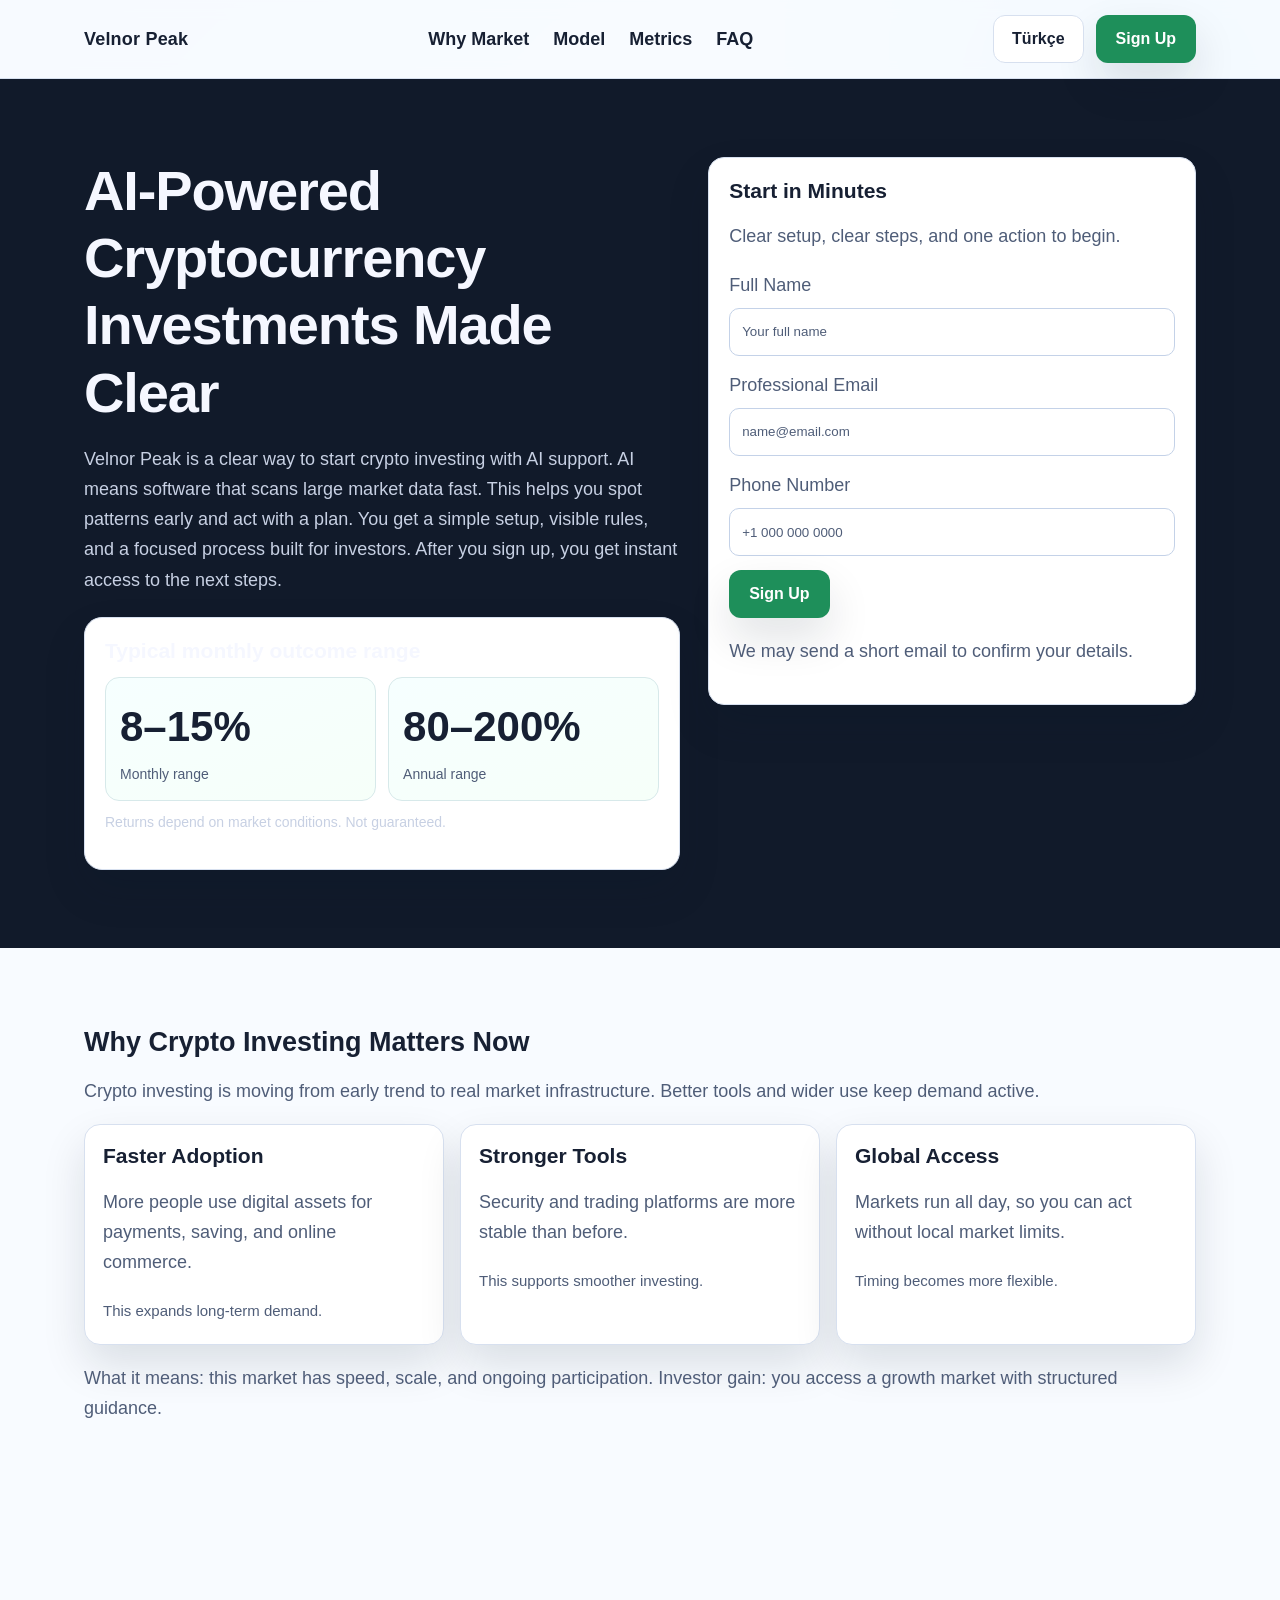
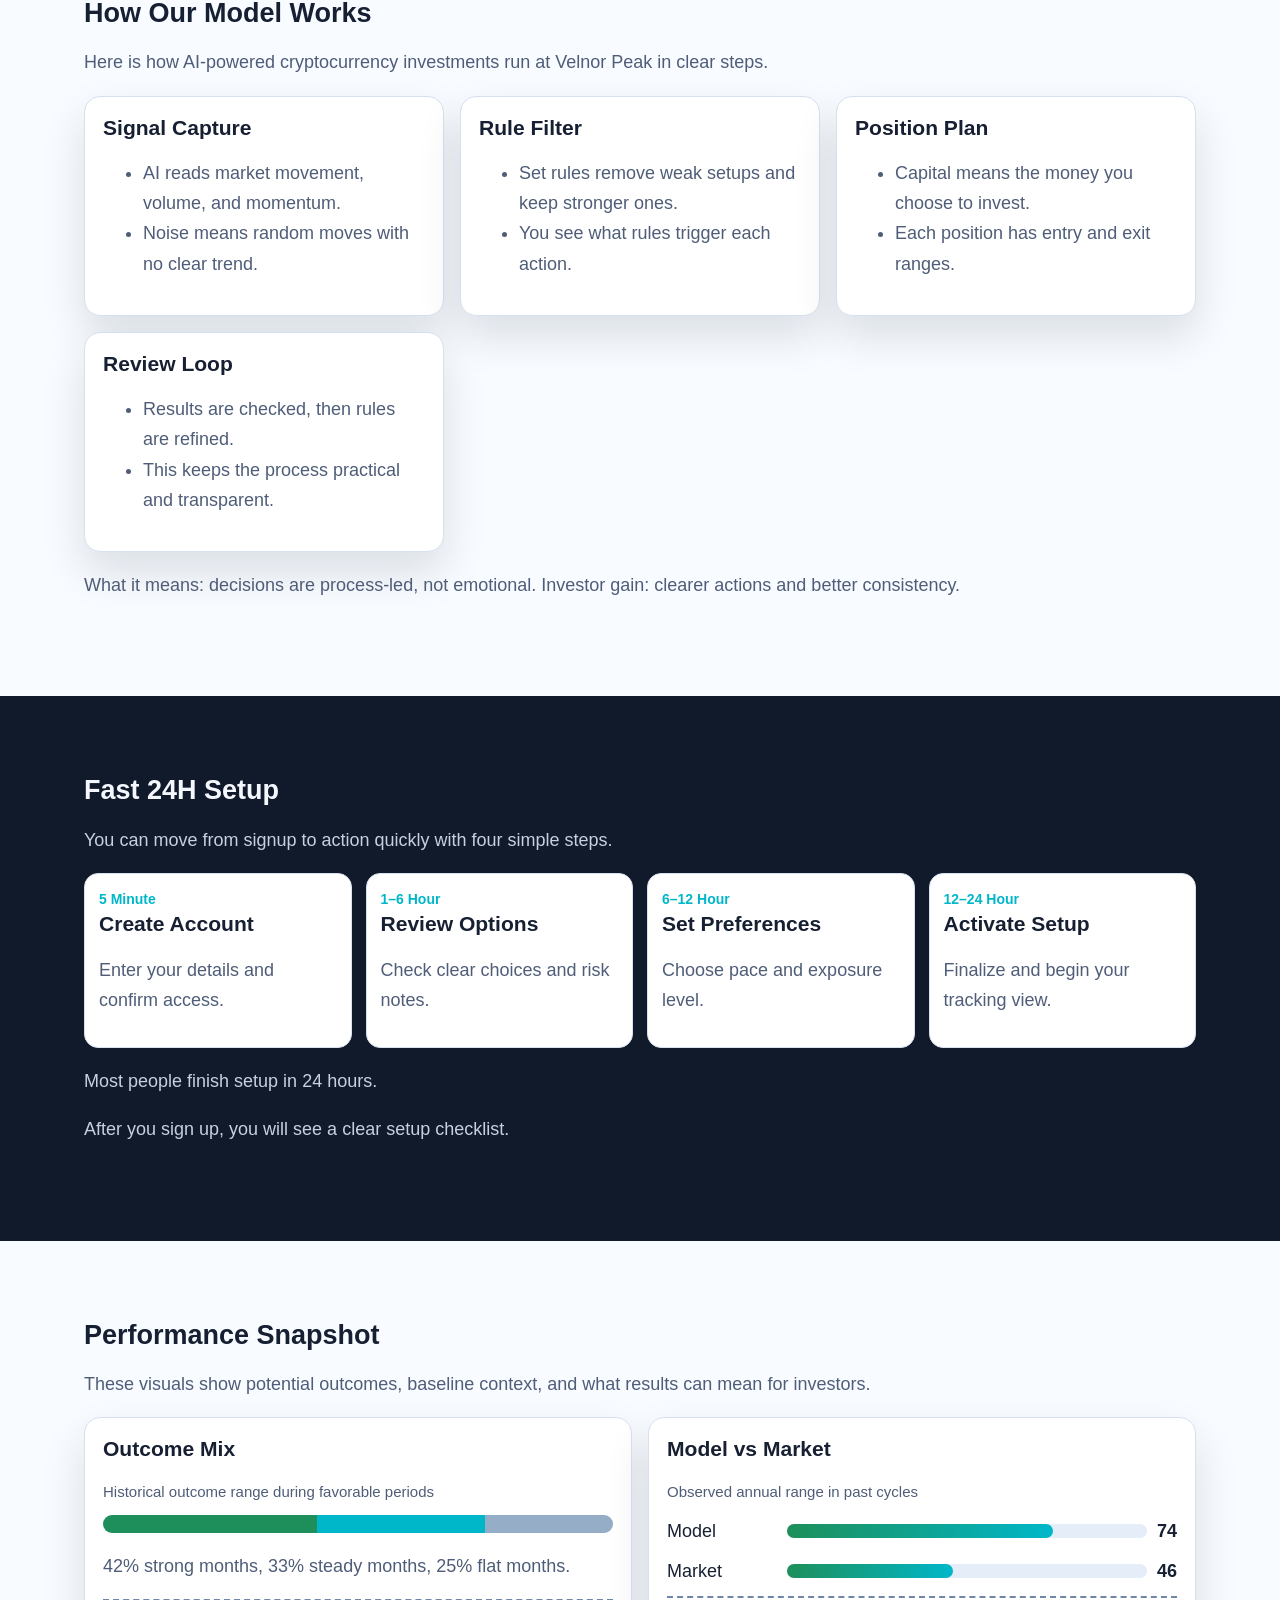
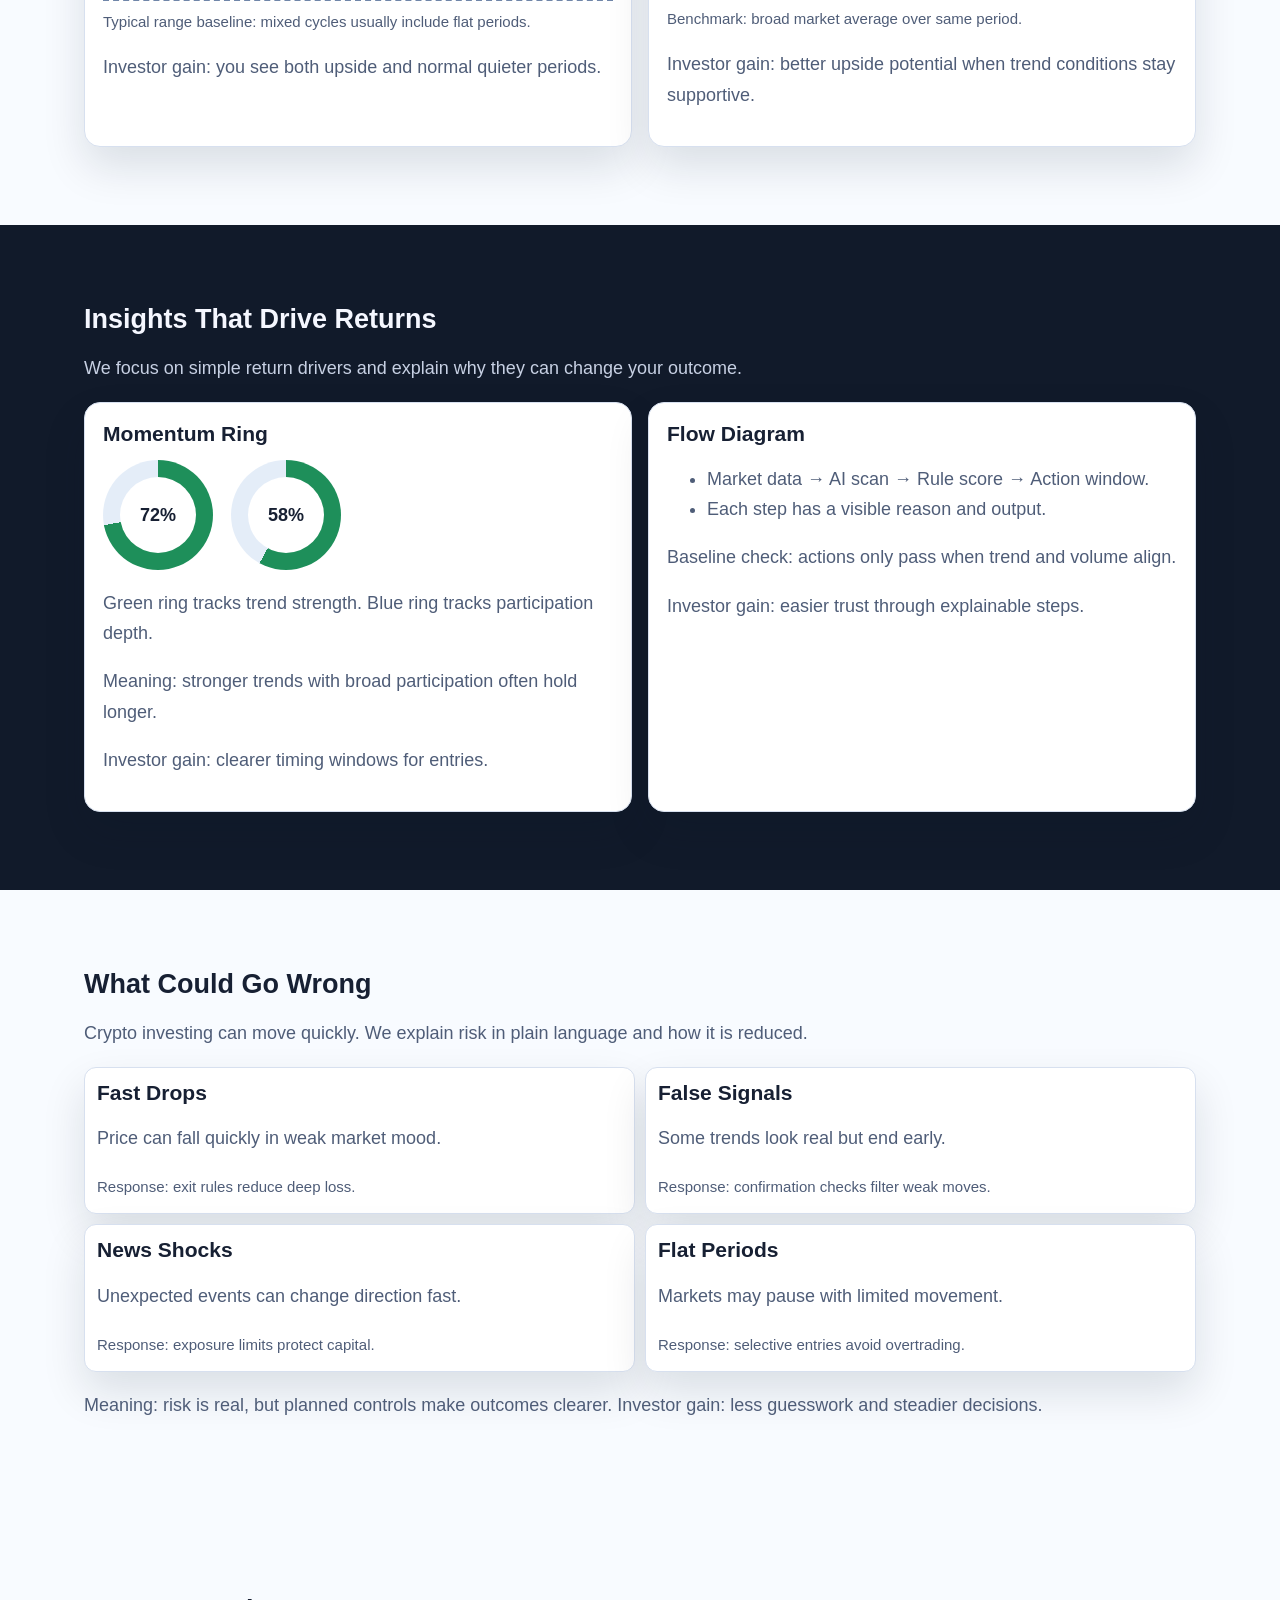
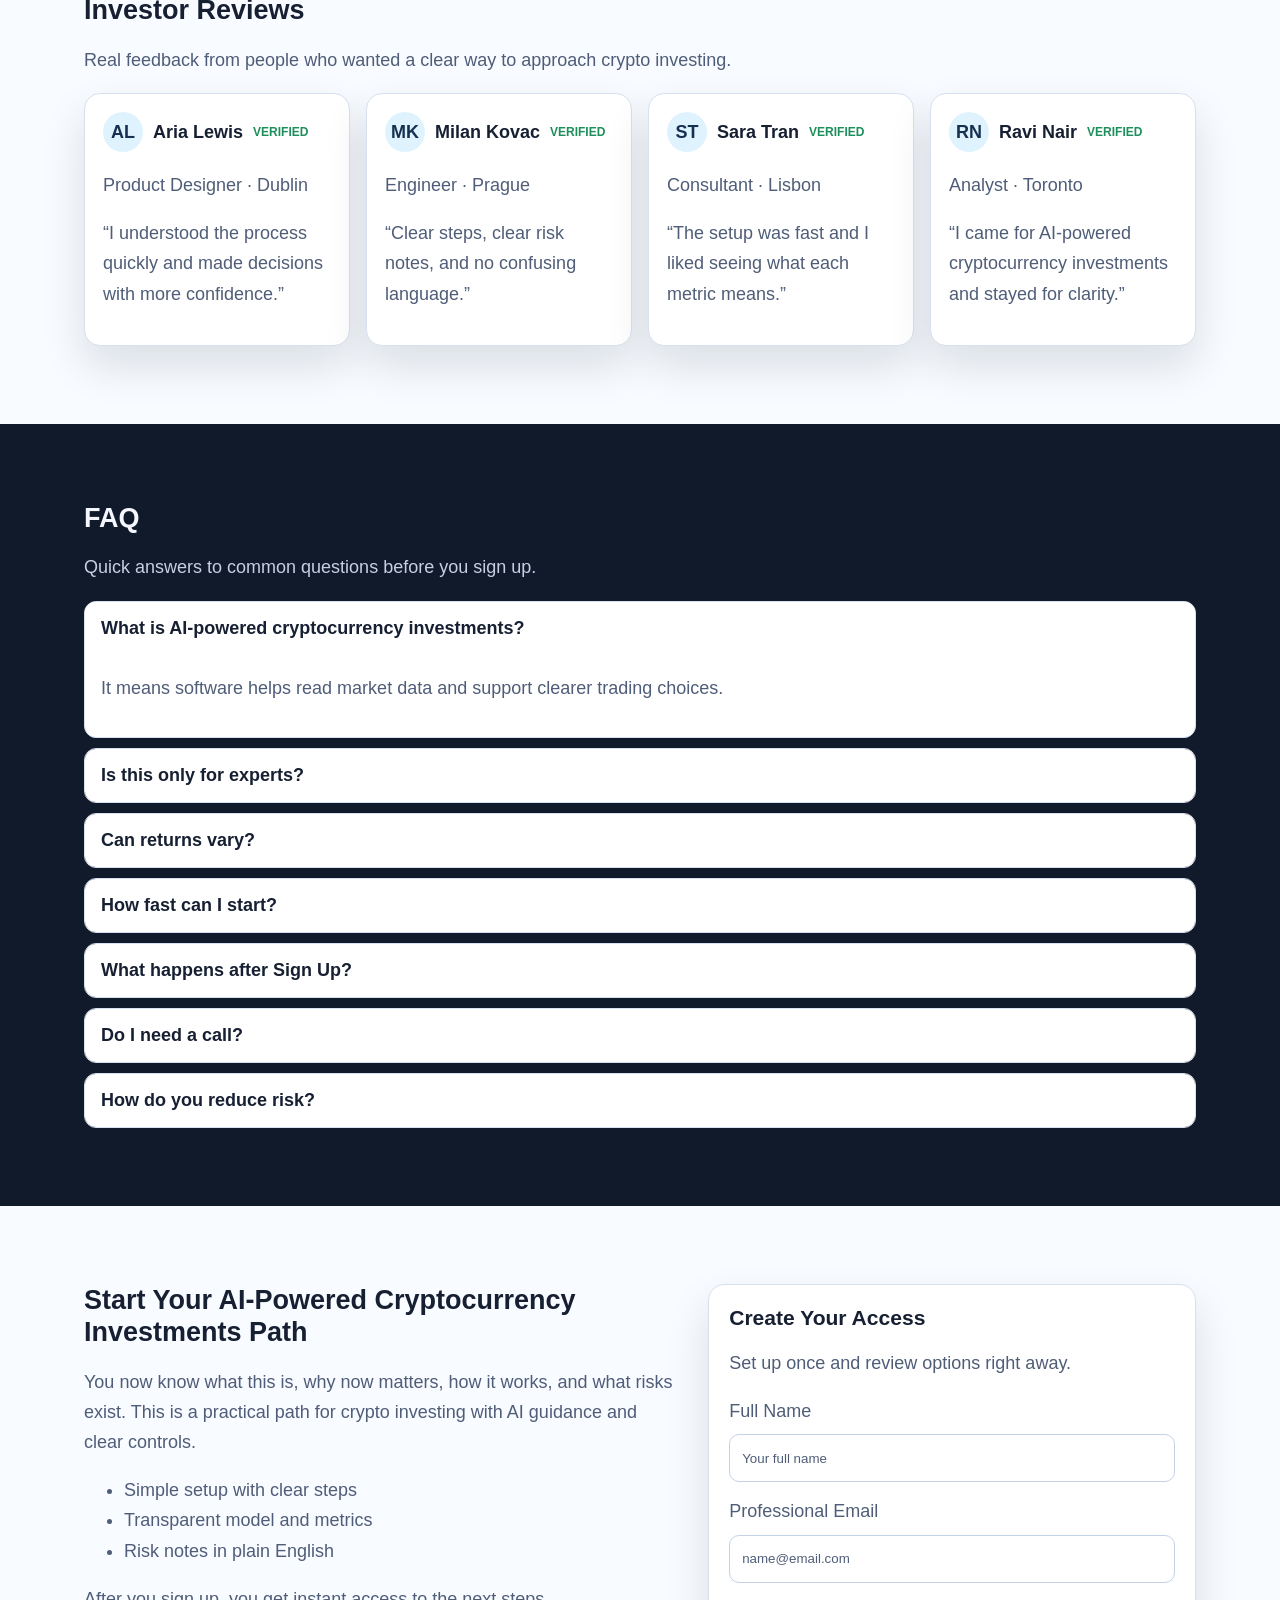
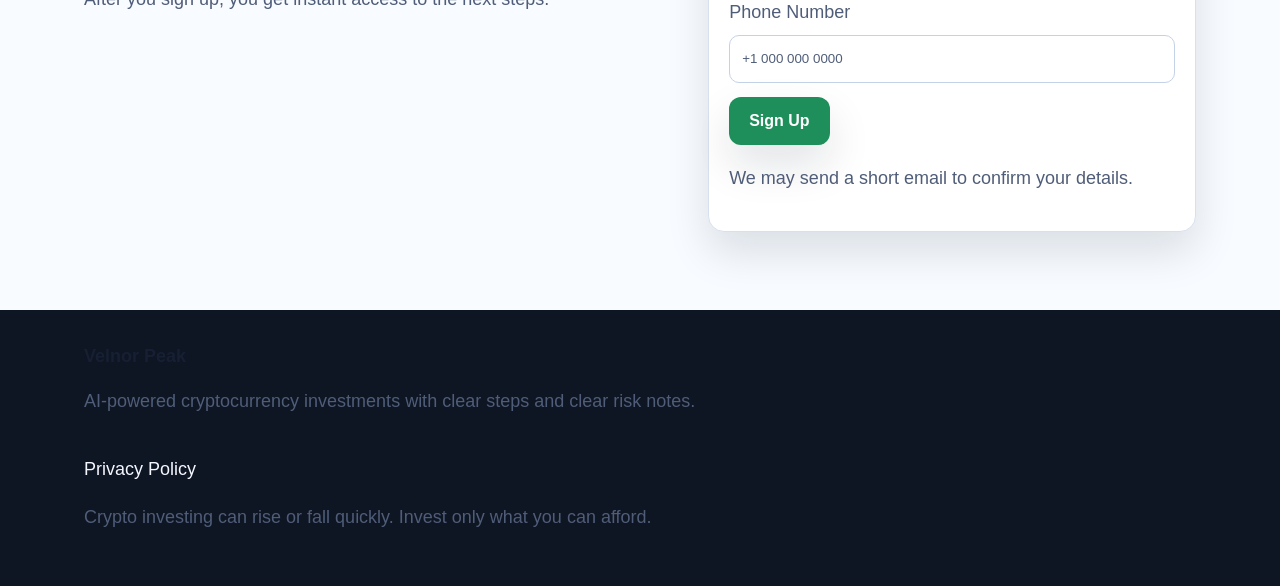
<file: tr/index.html>
<!doctype html>
<html lang="en">
<head>
  <meta charset="UTF-8" />
  <meta name="viewport" content="width=device-width, initial-scale=1.0" />
  <title>Velnor Peak | AI-Powered Cryptocurrency Investments - Türkçe</title>
  <meta name="description" content="Türkçe route in English. Learn a clear AI-powered crypto investing process and sign up in minutes." />
  <link rel="canonical" href="https://velnorpeak.com/../tr/index.html" />
  <link rel="alternate" hreflang="en" href="https://velnorpeak.com/index.html" />
  <link rel="alternate" hreflang="de" href="https://velnorpeak.com/de/index.html" />
  <link rel="alternate" hreflang="fr" href="https://velnorpeak.com/fr/index.html" />
  <link rel="alternate" hreflang="es" href="https://velnorpeak.com/es/index.html" />
  <link rel="alternate" hreflang="it" href="https://velnorpeak.com/it/index.html" />
  <link rel="alternate" hreflang="tr" href="https://velnorpeak.com/tr/index.html" />
  <link rel="alternate" hreflang="pt" href="https://velnorpeak.com/pt/index.html" />
  <link rel="alternate" hreflang="ja" href="https://velnorpeak.com/jp/index.html" />
  <link rel="alternate" hreflang="sk" href="https://velnorpeak.com/sk/index.html" />
  <link rel="alternate" hreflang="nl-BE" href="https://velnorpeak.com/be/index.html" />
  <link rel="alternate" hreflang="x-default" href="https://velnorpeak.com/index.html" />
  <meta property="og:title" content="Velnor Peak | AI-Powered Cryptocurrency Investments - Türkçe" />
  <meta property="og:description" content="Türkçe route in English. Learn a clear AI-powered crypto investing process and sign up in minutes." />
  <meta property="og:type" content="website" />
  <meta property="og:url" content="https://velnorpeak.com/../tr/index.html" />
  <meta name="twitter:card" content="summary_large_image" />
  <meta name="twitter:title" content="Velnor Peak | AI-Powered Cryptocurrency Investments - Türkçe" />
  <meta name="twitter:description" content="Türkçe route in English. Learn a clear AI-powered crypto investing process and sign up in minutes." />
  <link rel="stylesheet" href="../assets/style.css" />
  <script defer src="../assets/app.js"></script>
</head>
<body>
<div class="page-bg" aria-hidden="true"></div>
<header class="site-header">
  <div class="container head-row">
    <div class="brand">Velnor Peak</div>
    <nav class="main-nav" aria-label="Primary">
      <a href="#market">Why Market</a><a href="#model">Model</a><a href="#metrics">Metrics</a><a href="#faq">FAQ</a>
    </nav>
    <div class="right-zone">
      <div class="lang">
        <button class="lang-toggle" aria-label="Current language">Türkçe</button>
        <div class="lang-menu" role="menu">
<a href="../index.html"><span class="flag"><svg viewBox="0 0 30 20" width="16" height="12"><rect width="30" height="20" fill="#012169"/><path d="M0 0l30 20M30 0L0 20" stroke="#fff" stroke-width="4"/><path d="M0 0l30 20M30 0L0 20" stroke="#c8102e" stroke-width="2"/><path d="M15 0v20M0 10h30" stroke="#fff" stroke-width="6"/><path d="M15 0v20M0 10h30" stroke="#c8102e" stroke-width="3"/></svg></span>English</a>
<a href="../de/index.html"><span class="flag"><svg viewBox="0 0 3 2" width="16" height="12"><rect width="3" height="2" fill="#ffce00"/><rect width="3" height="1.33" fill="#dd0000"/><rect width="3" height="0.66" fill="#000"/></svg></span>Deutsch</a>
<a href="../fr/index.html"><span class="flag"><svg viewBox="0 0 3 2" width="16" height="12"><rect width="1" height="2" fill="#0055a4"/><rect x="1" width="1" height="2" fill="#fff"/><rect x="2" width="1" height="2" fill="#ef4135"/></svg></span>Français</a>
<a href="../es/index.html"><span class="flag"><svg viewBox="0 0 3 2" width="16" height="12"><rect width="3" height="2" fill="#aa151b"/><rect y="0.5" width="3" height="1" fill="#f1bf00"/></svg></span>Español</a>
<a href="../it/index.html"><span class="flag"><svg viewBox="0 0 3 2" width="16" height="12"><rect width="1" height="2" fill="#009246"/><rect x="1" width="1" height="2" fill="#fff"/><rect x="2" width="1" height="2" fill="#ce2b37"/></svg></span>Italiano</a>
<a href="../tr/index.html"><span class="flag"><svg viewBox="0 0 30 20" width="16" height="12"><rect width="30" height="20" fill="#e30a17"/><circle cx="12" cy="10" r="5" fill="#fff"/><circle cx="13.5" cy="10" r="4" fill="#e30a17"/></svg></span>Türkçe</a>
<a href="../pt/index.html"><span class="flag"><svg viewBox="0 0 30 20" width="16" height="12"><rect width="12" height="20" fill="#006600"/><rect x="12" width="18" height="20" fill="#ff0000"/></svg></span>Português</a>
<a href="../jp/index.html"><span class="flag"><svg viewBox="0 0 3 2" width="16" height="12"><rect width="3" height="2" fill="#fff"/><circle cx="1.5" cy="1" r="0.55" fill="#bc002d"/></svg></span>日本語</a>
<a href="../sk/index.html"><span class="flag"><svg viewBox="0 0 30 20" width="16" height="12"><rect width="30" height="20" fill="#ee1c25"/><rect width="30" height="13.3" fill="#0b4ea2"/><rect width="30" height="6.6" fill="#fff"/></svg></span>Slovak</a>
<a href="../be/index.html"><span class="flag"><svg viewBox="0 0 3 2" width="16" height="12"><rect width="1" height="2" fill="#000"/><rect x="1" width="1" height="2" fill="#ffd90c"/><rect x="2" width="1" height="2" fill="#ef3340"/></svg></span>Nederlands (BE)</a>
</div>
      </div>
      <a class="btn btn-primary" href="#signup">Sign Up</a>
      <button class="burger" aria-label="Open menu">☰</button>
    </div>
  </div>
</header>

<div class="drawer" aria-hidden="true">
  <div class="drawer-backdrop"></div>
  <div class="drawer-panel">
    <div class="drawer-top"><strong>Menu</strong><button class="drawer-close" aria-label="Close menu">✕</button></div>
    <nav class="drawer-nav" aria-label="Mobile">
      <a href="#market">Why Market</a><a href="#model">Model</a><a href="#process">Process</a><a href="#faq">FAQ</a>
    </nav>
    <div class="lang" style="margin:10px 0 14px">
      <button class="lang-toggle" aria-label="Current language">Türkçe</button>
      <div class="lang-menu">
<a href="../index.html"><span class="flag"><svg viewBox="0 0 30 20" width="16" height="12"><rect width="30" height="20" fill="#012169"/><path d="M0 0l30 20M30 0L0 20" stroke="#fff" stroke-width="4"/><path d="M0 0l30 20M30 0L0 20" stroke="#c8102e" stroke-width="2"/><path d="M15 0v20M0 10h30" stroke="#fff" stroke-width="6"/><path d="M15 0v20M0 10h30" stroke="#c8102e" stroke-width="3"/></svg></span>English</a>
<a href="../de/index.html"><span class="flag"><svg viewBox="0 0 3 2" width="16" height="12"><rect width="3" height="2" fill="#ffce00"/><rect width="3" height="1.33" fill="#dd0000"/><rect width="3" height="0.66" fill="#000"/></svg></span>Deutsch</a>
<a href="../fr/index.html"><span class="flag"><svg viewBox="0 0 3 2" width="16" height="12"><rect width="1" height="2" fill="#0055a4"/><rect x="1" width="1" height="2" fill="#fff"/><rect x="2" width="1" height="2" fill="#ef4135"/></svg></span>Français</a>
<a href="../es/index.html"><span class="flag"><svg viewBox="0 0 3 2" width="16" height="12"><rect width="3" height="2" fill="#aa151b"/><rect y="0.5" width="3" height="1" fill="#f1bf00"/></svg></span>Español</a>
<a href="../it/index.html"><span class="flag"><svg viewBox="0 0 3 2" width="16" height="12"><rect width="1" height="2" fill="#009246"/><rect x="1" width="1" height="2" fill="#fff"/><rect x="2" width="1" height="2" fill="#ce2b37"/></svg></span>Italiano</a>
<a href="../tr/index.html"><span class="flag"><svg viewBox="0 0 30 20" width="16" height="12"><rect width="30" height="20" fill="#e30a17"/><circle cx="12" cy="10" r="5" fill="#fff"/><circle cx="13.5" cy="10" r="4" fill="#e30a17"/></svg></span>Türkçe</a>
<a href="../pt/index.html"><span class="flag"><svg viewBox="0 0 30 20" width="16" height="12"><rect width="12" height="20" fill="#006600"/><rect x="12" width="18" height="20" fill="#ff0000"/></svg></span>Português</a>
<a href="../jp/index.html"><span class="flag"><svg viewBox="0 0 3 2" width="16" height="12"><rect width="3" height="2" fill="#fff"/><circle cx="1.5" cy="1" r="0.55" fill="#bc002d"/></svg></span>日本語</a>
<a href="../sk/index.html"><span class="flag"><svg viewBox="0 0 30 20" width="16" height="12"><rect width="30" height="20" fill="#ee1c25"/><rect width="30" height="13.3" fill="#0b4ea2"/><rect width="30" height="6.6" fill="#fff"/></svg></span>Slovak</a>
<a href="../be/index.html"><span class="flag"><svg viewBox="0 0 3 2" width="16" height="12"><rect width="1" height="2" fill="#000"/><rect x="1" width="1" height="2" fill="#ffd90c"/><rect x="2" width="1" height="2" fill="#ef3340"/></svg></span>Nederlands (BE)</a>
</div>
    </div>
    <a class="btn btn-primary" href="#signup">Sign Up</a>
  </div>
</div>

<main>
<section class="section dark hero">
  <div class="container hero-grid">
    <div data-reveal>
      <h1>AI-Powered Cryptocurrency Investments Made Clear</h1>
      <p class="hero-intro">Velnor Peak is a clear way to start crypto investing with AI support. AI means software that scans large market data fast. This helps you spot patterns early and act with a plan. You get a simple setup, visible rules, and a focused process built for investors. After you sign up, you get instant access to the next steps.</p>
      <div class="performance">
        <h3>Typical monthly outcome range</h3>
        <div class="perf-grid">
          <div class="perf-card"><div class="perf-num">8–15%</div><div class="perf-label">Monthly range</div></div>
          <div class="perf-card"><div class="perf-num">80–200%</div><div class="perf-label">Annual range</div></div>
        </div>
        <p class="perf-note">Returns depend on market conditions. Not guaranteed.</p>
      </div>
    </div>
    <form class="form-card" id="signup" data-reveal>
      <h3 class="form-title">Start in Minutes</h3>
      <p class="form-sub">Clear setup, clear steps, and one action to begin.</p>
      <label for="n1">Full Name</label><input id="n1" name="name" placeholder="Your full name" required />
      <label for="e1">Professional Email</label><input id="e1" name="email" type="email" placeholder="name@email.com" required />
      <label for="p1">Phone Number</label><input id="p1" name="phone" placeholder="+1 000 000 0000" required />
      <button class="btn btn-primary" type="submit">Sign Up</button>
      <p class="muted">We may send a short email to confirm your details.</p>
    </form>
  </div>
</section>

<section class="section light" id="market"><div class="container" data-reveal>
  <h2>Why Crypto Investing Matters Now</h2>
  <p>Crypto investing is moving from early trend to real market infrastructure. Better tools and wider use keep demand active.</p>
  <div class="grid-3">
    <article class="card"><h3>Faster Adoption</h3><p>More people use digital assets for payments, saving, and online commerce.</p><small class="muted">This expands long-term demand.</small></article>
    <article class="card"><h3>Stronger Tools</h3><p>Security and trading platforms are more stable than before.</p><small class="muted">This supports smoother investing.</small></article>
    <article class="card"><h3>Global Access</h3><p>Markets run all day, so you can act without local market limits.</p><small class="muted">Timing becomes more flexible.</small></article>
  </div>
  <p>What it means: this market has speed, scale, and ongoing participation. Investor gain: you access a growth market with structured guidance.</p>
</div></section>

<section class="section light" id="model"><div class="container" data-reveal>
  <h2>How Our Model Works</h2>
  <p>Here is how AI-powered cryptocurrency investments run at Velnor Peak in clear steps.</p>
  <div class="grid-2">
    <article class="card"><h3>Signal Capture</h3><ul><li>AI reads market movement, volume, and momentum.</li><li>Noise means random moves with no clear trend.</li></ul></article>
    <article class="card"><h3>Rule Filter</h3><ul><li>Set rules remove weak setups and keep stronger ones.</li><li>You see what rules trigger each action.</li></ul></article>
    <article class="card"><h3>Position Plan</h3><ul><li>Capital means the money you choose to invest.</li><li>Each position has entry and exit ranges.</li></ul></article>
    <article class="card"><h3>Review Loop</h3><ul><li>Results are checked, then rules are refined.</li><li>This keeps the process practical and transparent.</li></ul></article>
  </div>
  <p>What it means: decisions are process-led, not emotional. Investor gain: clearer actions and better consistency.</p>
</div></section>

<section class="section dark" id="process"><div class="container" data-reveal>
  <h2>Fast 24H Setup</h2>
  <p>You can move from signup to action quickly with four simple steps.</p>
  <div class="process">
    <article class="process-card"><div class="time">5 Minute</div><h3>Create Account</h3><p>Enter your details and confirm access.</p></article>
    <article class="process-card"><div class="time">1–6 Hour</div><h3>Review Options</h3><p>Check clear choices and risk notes.</p></article>
    <article class="process-card"><div class="time">6–12 Hour</div><h3>Set Preferences</h3><p>Choose pace and exposure level.</p></article>
    <article class="process-card"><div class="time">12–24 Hour</div><h3>Activate Setup</h3><p>Finalize and begin your tracking view.</p></article>
  </div>
  <p>Most people finish setup in 24 hours.</p>
  <p>After you sign up, you will see a clear setup checklist.</p>
</div></section>

<section class="section light" id="metrics"><div class="container" data-reveal>
  <h2>Performance Snapshot</h2>
  <p>These visuals show potential outcomes, baseline context, and what results can mean for investors.</p>
  <div class="grid-2">
    <article class="card chart-stack"><h3>Outcome Mix</h3><small class="muted">Historical outcome range during favorable periods</small>
      <div class="seg"><span class="s1" style="width:42%"></span><span class="s2" style="width:33%"></span><span class="s3" style="width:25%"></span></div>
      <p>42% strong months, 33% steady months, 25% flat months.</p>
      <p class="benchmark">Typical range baseline: mixed cycles usually include flat periods.</p>
      <p>Investor gain: you see both upside and normal quieter periods.</p>
    </article>
    <article class="card comp-bars"><h3>Model vs Market</h3><small class="muted">Observed annual range in past cycles</small>
      <div class="row"><span>Model</span><div class="bar"><div class="fill" style="width:74%"></div></div><strong>74</strong></div>
      <div class="row"><span>Market</span><div class="bar"><div class="fill" style="width:46%"></div></div><strong>46</strong></div>
      <p class="benchmark">Benchmark: broad market average over same period.</p>
      <p>Investor gain: better upside potential when trend conditions stay supportive.</p>
    </article>
  </div>
</div></section>

<section class="section dark" id="insights"><div class="container" data-reveal>
  <h2>Insights That Drive Returns</h2>
  <p>We focus on simple return drivers and explain why they can change your outcome.</p>
  <div class="grid-2">
    <article class="card"><h3>Momentum Ring</h3><div class="rings"><div class="ring" style="--v:72%"><span>72%</span></div><div class="ring" style="--v:58%"><span>58%</span></div></div><p>Green ring tracks trend strength. Blue ring tracks participation depth.</p><p>Meaning: stronger trends with broad participation often hold longer.</p><p>Investor gain: clearer timing windows for entries.</p></article>
    <article class="card"><h3>Flow Diagram</h3><ul><li>Market data → AI scan → Rule score → Action window.</li><li>Each step has a visible reason and output.</li></ul><p>Baseline check: actions only pass when trend and volume align.</p><p>Investor gain: easier trust through explainable steps.</p></article>
  </div>
</div></section>

<section class="section light" id="risk"><div class="container" data-reveal>
  <h2>What Could Go Wrong</h2>
  <p>Crypto investing can move quickly. We explain risk in plain language and how it is reduced.</p>
  <div class="risk-matrix">
    <div class="card"><h3>Fast Drops</h3><p>Price can fall quickly in weak market mood.</p><small class="muted">Response: exit rules reduce deep loss.</small></div>
    <div class="card"><h3>False Signals</h3><p>Some trends look real but end early.</p><small class="muted">Response: confirmation checks filter weak moves.</small></div>
    <div class="card"><h3>News Shocks</h3><p>Unexpected events can change direction fast.</p><small class="muted">Response: exposure limits protect capital.</small></div>
    <div class="card"><h3>Flat Periods</h3><p>Markets may pause with limited movement.</p><small class="muted">Response: selective entries avoid overtrading.</small></div>
  </div>
  <p>Meaning: risk is real, but planned controls make outcomes clearer. Investor gain: less guesswork and steadier decisions.</p>
</div></section>

<section class="section light" id="reviews"><div class="container" data-reveal>
  <h2>Investor Reviews</h2><p>Real feedback from people who wanted a clear way to approach crypto investing.</p>
  <div class="reviews">
    <article class="card review-card"><div class="avatar-row"><span class="avatar">AL</span><strong>Aria Lewis</strong><span class="verified">VERIFIED</span></div><p>Product Designer · Dublin</p><p>“I understood the process quickly and made decisions with more confidence.”</p></article>
    <article class="card review-card"><div class="avatar-row"><span class="avatar">MK</span><strong>Milan Kovac</strong><span class="verified">VERIFIED</span></div><p>Engineer · Prague</p><p>“Clear steps, clear risk notes, and no confusing language.”</p></article>
    <article class="card review-card"><div class="avatar-row"><span class="avatar">ST</span><strong>Sara Tran</strong><span class="verified">VERIFIED</span></div><p>Consultant · Lisbon</p><p>“The setup was fast and I liked seeing what each metric means.”</p></article>
    <article class="card review-card"><div class="avatar-row"><span class="avatar">RN</span><strong>Ravi Nair</strong><span class="verified">VERIFIED</span></div><p>Analyst · Toronto</p><p>“I came for AI-powered cryptocurrency investments and stayed for clarity.”</p></article>
  </div>
</div></section>

<section class="section dark" id="faq"><div class="container" data-reveal>
  <h2>FAQ</h2><p>Quick answers to common questions before you sign up.</p>
  <div class="faq-list">
    <article class="faq-item open"><button class="faq-q">What is AI-powered cryptocurrency investments?</button><div class="faq-a"><p>It means software helps read market data and support clearer trading choices.</p></div></article>
    <article class="faq-item"><button class="faq-q">Is this only for experts?</button><div class="faq-a"><p>No. It is built for investors who want a clear process.</p></div></article>
    <article class="faq-item"><button class="faq-q">Can returns vary?</button><div class="faq-a"><p>Yes. Returns move with market conditions and are never guaranteed.</p></div></article>
    <article class="faq-item"><button class="faq-q">How fast can I start?</button><div class="faq-a"><p>Most people complete setup in 24 hours.</p></div></article>
    <article class="faq-item"><button class="faq-q">What happens after Sign Up?</button><div class="faq-a"><p>After you sign up, you can review the options and choose what to do next.</p></div></article>
    <article class="faq-item"><button class="faq-q">Do I need a call?</button><div class="faq-a"><p>No calls are required. The process is self-serve and clear.</p></div></article>
    <article class="faq-item"><button class="faq-q">How do you reduce risk?</button><div class="faq-a"><p>We use entry rules, exit ranges, and exposure limits.</p></div></article>
  </div>
</div></section>

<section class="section light" id="final"><div class="container hero-grid" data-reveal>
  <div>
    <h2>Start Your AI-Powered Cryptocurrency Investments Path</h2>
    <p>You now know what this is, why now matters, how it works, and what risks exist. This is a practical path for crypto investing with AI guidance and clear controls.</p>
    <ul>
      <li>Simple setup with clear steps</li>
      <li>Transparent model and metrics</li>
      <li>Risk notes in plain English</li>
    </ul>
    <p>After you sign up, you get instant access to the next steps.</p>
  </div>
  <form class="form-card">
    <h3 class="form-title">Create Your Access</h3>
    <p class="form-sub">Set up once and review options right away.</p>
    <label for="n2">Full Name</label><input id="n2" name="name2" placeholder="Your full name" required />
    <label for="e2">Professional Email</label><input id="e2" name="email2" type="email" placeholder="name@email.com" required />
    <label for="p2">Phone Number</label><input id="p2" name="phone2" placeholder="+1 000 000 0000" required />
    <button class="btn btn-primary" type="submit">Sign Up</button>
    <p class="muted">We may send a short email to confirm your details.</p>
  </form>
</div></section>
</main>

<footer>
  <div class="container footer-panel">
    <div><h4>Velnor Peak</h4><p>AI-powered cryptocurrency investments with clear steps and clear risk notes.</p></div>
    <div><a href="#" data-open-privacy style="color:#f5f7ff">Privacy Policy</a><p>Crypto investing can rise or fall quickly. Invest only what you can afford.</p></div>
  </div>
</footer>

<div class="modal" id="privacy-modal" aria-hidden="true">
  <div class="modal-backdrop"></div>
  <div class="modal-dialog">
    <button class="modal-close-x" aria-label="Close privacy">✕</button>
    <h2>Privacy Policy</h2>
    <p>Introduction: We use your data to provide access and support account safety.</p>
    <p>Data collection: We collect name, email, phone, and technical visit data.</p>
    <p>Legal basis: We process data for service delivery and consent-based communication.</p>
    <p>Cookies: Cookies help site performance, login flow, and basic analytics.</p>
    <p>Retention: Data is kept only as long as needed for service and legal duties.</p>
    <p>Third-party sharing: We share limited data with secure providers needed for operations.</p>
    <p>Security: We use access controls and monitored systems to protect your information.</p>
    <p>User rights: You can request access, correction, deletion, or data export.</p>
    <p>International transfers: Data may be processed in other regions with safeguards.</p>
    <p>Industry risk disclosure: Digital asset markets are volatile and outcomes can vary.</p>
    <p>Contact: Reach us by email through the support address on this website.</p>
    <div class="modal-foot"><button class="btn" data-close-modal>Close</button></div>
  </div>
</div>

<script type="application/ld+json">{"@context":"https://schema.org","@type":"Organization","name":"Velnor Peak","url":"https://velnorpeak.com","logo":"https://velnorpeak.com/assets/img/logo.png"}</script>
<script type="application/ld+json">{"@context":"https://schema.org","@type":"WebSite","name":"Velnor Peak","url":"https://velnorpeak.com"}</script>
<script type="application/ld+json">{"@context":"https://schema.org","@type":"FAQPage","mainEntity":[{"@type":"Question","name":"What is AI-powered cryptocurrency investments?","acceptedAnswer":{"@type":"Answer","text":"Software helps read market data and support clearer choices."}},{"@type":"Question","name":"How fast can I start?","acceptedAnswer":{"@type":"Answer","text":"Most people complete setup in 24 hours."}}]}</script>
<script type="application/ld+json">{"@context":"https://schema.org","@type":"Review","author":{"@type":"Person","name":"Aria Lewis"},"reviewBody":"I understood the process quickly and made decisions with more confidence.","reviewRating":{"@type":"Rating","ratingValue":"5","bestRating":"5"},"itemReviewed":{"@type":"Service","name":"Velnor Peak onboarding"}}</script>
</body></html>
</file>
<file: assets/style.css>
/* DESIGN SEED: 4831 */
/*
DESIGN PROFILE
• ID: CI-4831
• Background family: Cool
• Surface style: Soft elevated cards
• Accent A (CTA): Forest green
• Accent B: Electric cyan
• Text strategy: Mixed
• Section rhythm: Dark hero → Light market → Light model → Dark process → Light metrics → Dark insights → Light risk → Light reviews → Dark FAQ → Light final CTA
• Glow strategy: Cyan glow top-right + green glow lower-left
*/

:root{
  --text-strong: #172033;
  --text-muted: #4f5d78;
  --text-on-dark: #f5f7ff;
  --text-muted-on-dark: #c7d0e3;
  --surface-0: #edf1f9;
  --surface-1: #f8fbff;
  --surface-2: #111a2a;
  --surface-card: #ffffff;
  --border-subtle: #d7e0ef;
  --input-bg: #ffffff;
  --input-border: #c4d2e8;
  --focus-ring: #1e8f5a55;
  --shadow-soft: 0 20px 44px rgba(10, 22, 41, 0.12);
  --accent-a: #1e8f5a;
  --accent-a-hover: #166845;
  --accent-b: #00b7c9;
  --btn-height: 48px;
}

*{box-sizing:border-box}
html, body { overflow-x: hidden; }
body{
  margin:0;
  font-family: Inter, "Segoe UI", Roboto, Arial, sans-serif;
  background: var(--surface-0);
  color: var(--text-strong);
  font-size:18px;
  line-height:1.68;
}
h1,h2,h3,h4,h5,h6{color:inherit;line-height:1.2;margin:0 0 14px}
p,li,small,label{color:inherit}
a{color:var(--accent-a);text-decoration:none}
a:hover{text-decoration:underline}

.page-bg{
  position: fixed;
  inset: 0;
  pointer-events:none;
  z-index:-1;
  overflow:hidden;
  background:
    radial-gradient(560px 560px at 90% 8%, rgba(0,183,201,.2), transparent 70%),
    radial-gradient(520px 520px at 8% 86%, rgba(30,143,90,.18), transparent 72%),
    linear-gradient(135deg, #edf1f9 0%, #f8fbff 45%, #e6edf8 100%);
}

.container{max-width:1160px;margin:0 auto;padding-inline:24px}
.section{padding:78px 0;position:relative;overflow:clip}
.section.light { background: var(--surface-1); color: var(--text-strong); }
.section.light p, .section.light li { color: var(--text-muted); }
.section.dark { background: var(--surface-2); color: var(--text-on-dark); }
.section.dark p, .section.dark li { color: var(--text-muted-on-dark); }
.section.light small,.section.light label{color:var(--text-muted)}
.section.dark small,.section.dark label{color:var(--text-muted-on-dark)}

header.site-header{
  position:sticky;top:0;z-index:50;
  background: rgba(248,251,255,.92);
  backdrop-filter: blur(8px);
  border-bottom:1px solid var(--border-subtle);
}
.head-row{display:flex;justify-content:space-between;align-items:center;gap:18px;min-height:78px}
.brand{font-weight:800;letter-spacing:.2px}
.main-nav{display:flex;gap:24px;align-items:center}
.main-nav a{font-weight:600;color:var(--text-strong)}
.right-zone{display:flex;gap:12px;align-items:center}

.btn{
  border:0;border-radius:12px;padding:0 20px;height:var(--btn-height);
  display:inline-flex;align-items:center;justify-content:center;font-weight:700;
  font-size:16px;cursor:pointer;transition:.25s ease;
}
.btn-primary{background:var(--accent-a);color:#fff;box-shadow:var(--shadow-soft)}
.btn-primary:hover{background:var(--accent-a-hover);text-decoration:none}
.btn-primary:focus-visible,.lang-toggle:focus-visible,input:focus-visible,.faq-q:focus-visible{
  outline:none;box-shadow:0 0 0 4px var(--focus-ring)
}

.lang{position:relative}
.lang-toggle{
  height:var(--btn-height);padding:0 18px;border-radius:12px;border:1px solid var(--border-subtle);
  background:#fff;color:var(--text-strong);font-weight:700;font-size:16px;cursor:pointer
}
.lang-menu{
  position:absolute;right:0;top:56px;width:250px;display:none;background:#fff;border:1px solid var(--border-subtle);
  border-radius:14px;padding:8px;box-shadow:var(--shadow-soft)
}
.lang.open .lang-menu{display:block}
.lang-menu a{display:flex;align-items:center;gap:10px;padding:10px 12px;border-radius:10px;color:var(--text-strong)}
.lang-menu a:hover{background:#eef4ff;text-decoration:none}
.flag{width:16px;height:12px;border-radius:2px;display:inline-block;border:1px solid #cfd6e4;overflow:hidden;flex:0 0 auto}

.burger{display:none;height:var(--btn-height);padding:0 14px;border-radius:12px;border:1px solid var(--border-subtle);background:#fff}
.drawer{position:fixed;inset:0;display:none;z-index:60}
.drawer.open{display:block}
.drawer-backdrop{position:absolute;inset:0;background:rgba(6,13,24,.46)}
.drawer-panel{position:absolute;right:0;top:0;bottom:0;width:min(92vw,420px);background:#fff;padding:22px;overflow:auto}
.drawer-top{display:flex;justify-content:space-between;align-items:center}
.drawer-nav{display:grid;gap:14px;margin:20px 0}
body.lock{overflow:hidden}

.hero-grid{display:grid;grid-template-columns:1.1fr .9fr;gap:28px;align-items:start}
.hero h1{font-size:56px;letter-spacing:-.02em}
.hero-intro{max-width:64ch}
.hero-panel{
  background:linear-gradient(160deg,#ffffff 0%, #f3fbff 55%, #ecfff8 100%);
  border:1px solid var(--border-subtle);border-radius:18px;padding:22px;box-shadow:var(--shadow-soft)
}
.performance{
  margin-top:22px;background:#fff;border:1px solid var(--border-subtle);border-radius:18px;padding:20px;
  box-shadow:var(--shadow-soft)
}
.perf-grid{display:grid;grid-template-columns:1fr 1fr;gap:12px;margin-top:10px}
.perf-card{border:1px solid #d7e9ea;border-radius:14px;padding:14px;background:linear-gradient(160deg,#f6ffff,#f6fff9)}
.perf-num{font-size:42px;font-weight:800;color:var(--text-strong)}
.perf-label{font-size:14px;color:var(--text-muted)}
.perf-note{margin-top:10px;font-size:14px;color:var(--text-muted)}

.grid-3,.grid-2,.reviews{display:grid;gap:16px}
.grid-3{grid-template-columns:repeat(auto-fit,minmax(260px,1fr))}
.grid-2{grid-template-columns:repeat(auto-fit,minmax(280px,1fr))}
.reviews{grid-template-columns:repeat(auto-fit,minmax(250px,1fr))}

.card{
  background: var(--surface-card);
  color: var(--text-strong);
  border: 1px solid var(--border-subtle);
  border-radius:16px;padding:18px;box-shadow:var(--shadow-soft);min-width:0;max-width:100%;
}
.card p, .card li, .card .muted{
  color: var(--text-muted);
}
.section.dark .card{
  background: var(--surface-card);
  color: var(--text-strong);
}
.section.dark .card p, .section.dark .card li, .section.dark .card .muted{
  color: var(--text-muted);
}
.card, .card * { opacity: 1 !important; }
.card p, .card li { opacity: 1 !important; }

.form-card {
  background: var(--surface-card);
  color: var(--text-strong);
  border: 1px solid var(--border-subtle);
  border-radius:16px;padding:20px;box-shadow:var(--shadow-soft)
}
.form-card h3, .form-card .form-title { color: var(--text-strong); }
.form-card p, .form-card .form-sub { color: var(--text-muted); }
.form-card label { color: var(--text-muted); }
.form-card input {
  width:100%;margin-top:8px;margin-bottom:14px;height:48px;border-radius:10px;padding:0 12px;
  background: var(--input-bg);
  color: var(--text-strong);
  border: 1px solid var(--input-border);
}
.form-card input::placeholder { color: var(--text-muted); }
.form-card input:focus {
  outline: none;
  box-shadow: 0 0 0 4px var(--focus-ring);
  border-color: transparent;
}

.chart-stack .seg{height:18px;border-radius:999px;overflow:hidden;display:flex;background:#e8edf8;margin:9px 0}
.seg span{display:block;height:100%}
.s1{background:#1e8f5a}.s2{background:#00b7c9}.s3{background:#96adc8}
.comp-bars .row{display:grid;grid-template-columns:110px 1fr auto;gap:10px;align-items:center;margin:10px 0}
.bar{height:14px;background:#e5edf9;border-radius:999px;position:relative}
.fill{position:absolute;left:0;top:0;bottom:0;border-radius:999px;background:linear-gradient(90deg,#1e8f5a,#00b7c9)}
.benchmark{border-top:2px dashed #7086a9;margin-top:10px;padding-top:8px;font-size:15px;color:var(--text-muted)}
.rings{display:flex;gap:18px;flex-wrap:wrap}
.ring{width:110px;height:110px;border-radius:50%;display:grid;place-items:center;background:conic-gradient(#1e8f5a var(--v), #e4edf8 0)}
.ring span{width:76px;height:76px;border-radius:50%;display:grid;place-items:center;background:#fff;font-weight:700}
.risk-matrix{display:grid;grid-template-columns:1fr 1fr;gap:10px}
.risk-matrix div{border:1px solid var(--border-subtle);border-radius:12px;padding:12px;background:#fff}

.process{display:grid;grid-template-columns:repeat(auto-fit,minmax(220px,1fr));gap:14px}
.process-card{background:#fff;border:1px solid var(--border-subtle);border-radius:14px;padding:14px}
.time{font-size:14px;color:var(--accent-b);font-weight:700}

.avatar-row{display:flex;align-items:center;gap:10px;flex-wrap:nowrap}
.avatar{width:40px;height:40px;border-radius:50%;display:grid;place-items:center;background:#dff3ff;font-weight:700;color:#16304f}
.verified{font-size:12px;font-weight:700;color:var(--accent-a)}

.faq-list{display:grid;gap:10px}
.faq-item{background:#fff;border:1px solid var(--border-subtle);border-radius:12px;overflow:hidden}
.faq-q{width:100%;border:0;background:#fff;padding:16px;text-align:left;font-size:18px;font-weight:700;color:var(--text-strong)}
.faq-a{max-height:0;overflow:hidden;transition:max-height .3s ease;padding:0 16px}
.faq-item.open .faq-a{max-height:160px;padding-bottom:16px}

footer{padding:36px 0;background:#0e1523;color:var(--text-on-dark)}
.footer-panel{display:flex;justify-content:space-between;gap:20px;flex-wrap:wrap}
.footer-panel p{color:var(--text-muted-on-dark)}

.modal{position:fixed;inset:0;display:none;z-index:70}
.modal.show{display:block}
.modal-backdrop{position:absolute;inset:0;background:rgba(8,12,20,.55)}
.modal-dialog{position:relative;max-width:820px;margin:5vh auto;background:#fff;border-radius:16px;max-height:90vh;overflow:auto;padding:22px}
.modal-close-x{position:absolute;top:12px;right:12px;border:0;background:#eef3ff;border-radius:10px;width:38px;height:38px;cursor:pointer}
.modal-foot{display:flex;justify-content:flex-start;margin-top:10px}

.card,
.form-card,
.kpi-card,
.metric-card,
.faq-item,
.review-card,
.process-card,
.visual-card,
.footer-panel,
.hero-panel{
  color: var(--text-strong);
}

.card h3, .card h4, .card strong,
.form-card h3, .form-card h4, .form-card strong,
.kpi-card h3, .metric-card h3,
.faq-item summary,
.review-card h4,
.process-card h4,
.visual-card h4,
.footer-panel h4,
.hero-panel h4{
  color: var(--text-strong);
}

.card p, .card li, .card small, .card label,
.form-card p, .form-card li, .form-card small, .form-card label,
.kpi-card p, .metric-card p,
.faq-item p,
.review-card p, .review-card small,
.process-card p,
.visual-card p,
.footer-panel p,
.hero-panel p{
  color: var(--text-muted);
}

.section.dark .card,
.section.dark .form-card,
.section.dark .kpi-card,
.section.dark .metric-card,
.section.dark .faq-item,
.section.dark .review-card,
.section.dark .process-card,
.section.dark .visual-card,
.section.dark .footer-panel,
.section.dark .hero-panel{
  background: var(--surface-card);
  color: var(--text-strong);
}

.section.dark .card h3, .section.dark .card h4, .section.dark .card strong,
.section.dark .form-card h3, .section.dark .form-card h4, .section.dark .form-card strong,
.section.dark .faq-item summary,
.section.dark .review-card h4,
.section.dark .process-card h4,
.section.dark .visual-card h4{
  color: var(--text-strong);
}

.section.dark .card p, .section.dark .card li, .section.dark .card small, .section.dark .card label,
.section.dark .form-card p, .section.dark .form-card li, .section.dark .form-card small, .section.dark .form-card label,
.section.dark .faq-item p,
.section.dark .review-card p,
.section.dark .process-card p,
.section.dark .visual-card p{
  color: var(--text-muted);
}

p, li, small, label, input, ::placeholder{
  opacity: 1 !important;
}

.card *, .form-card *, .faq-item *, .review-card *, .metric-card *{
  text-shadow: none !important;
}

@media (max-width: 900px){
  .main-nav,.right-zone .lang,.right-zone .btn-primary{display:none}
  .burger{display:inline-flex;align-items:center}
  .hero-grid{grid-template-columns:1fr}
  .hero h1{font-size:40px}
  .section{padding:64px 0}
}
</file>
